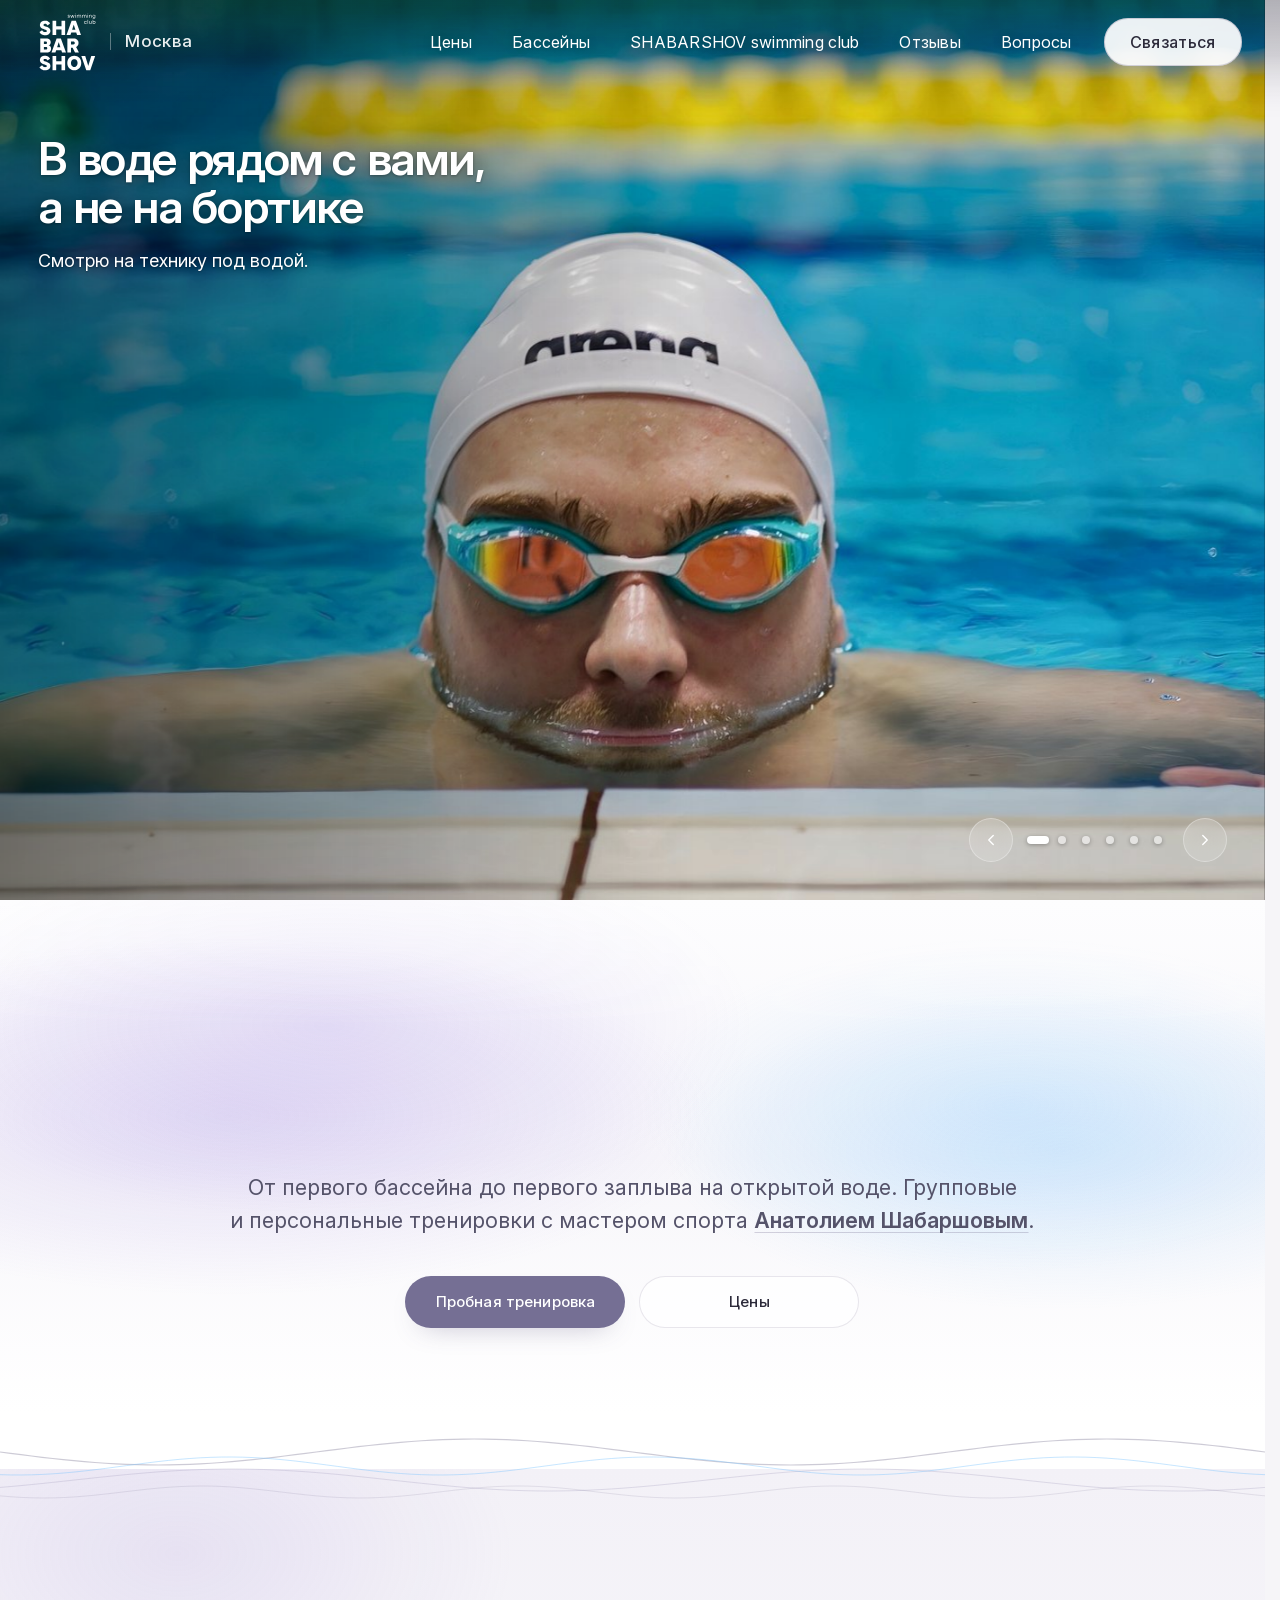
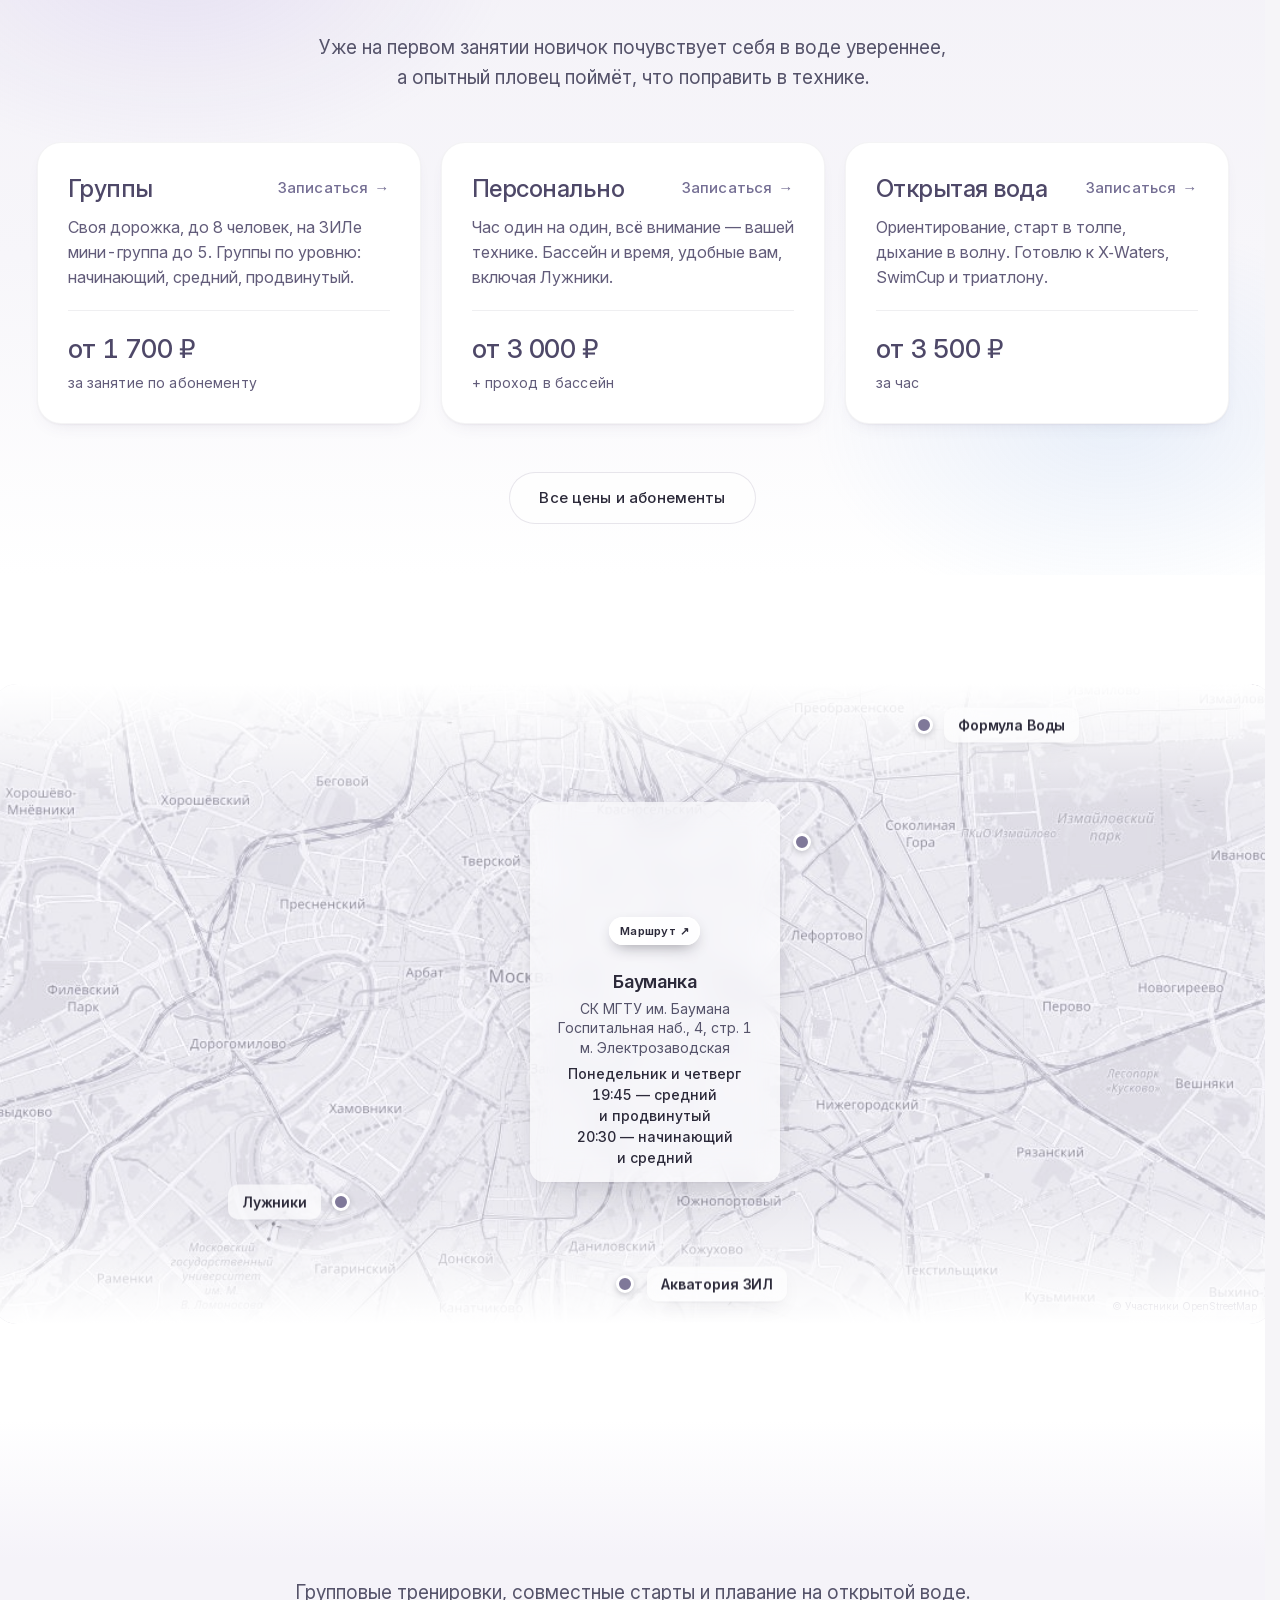
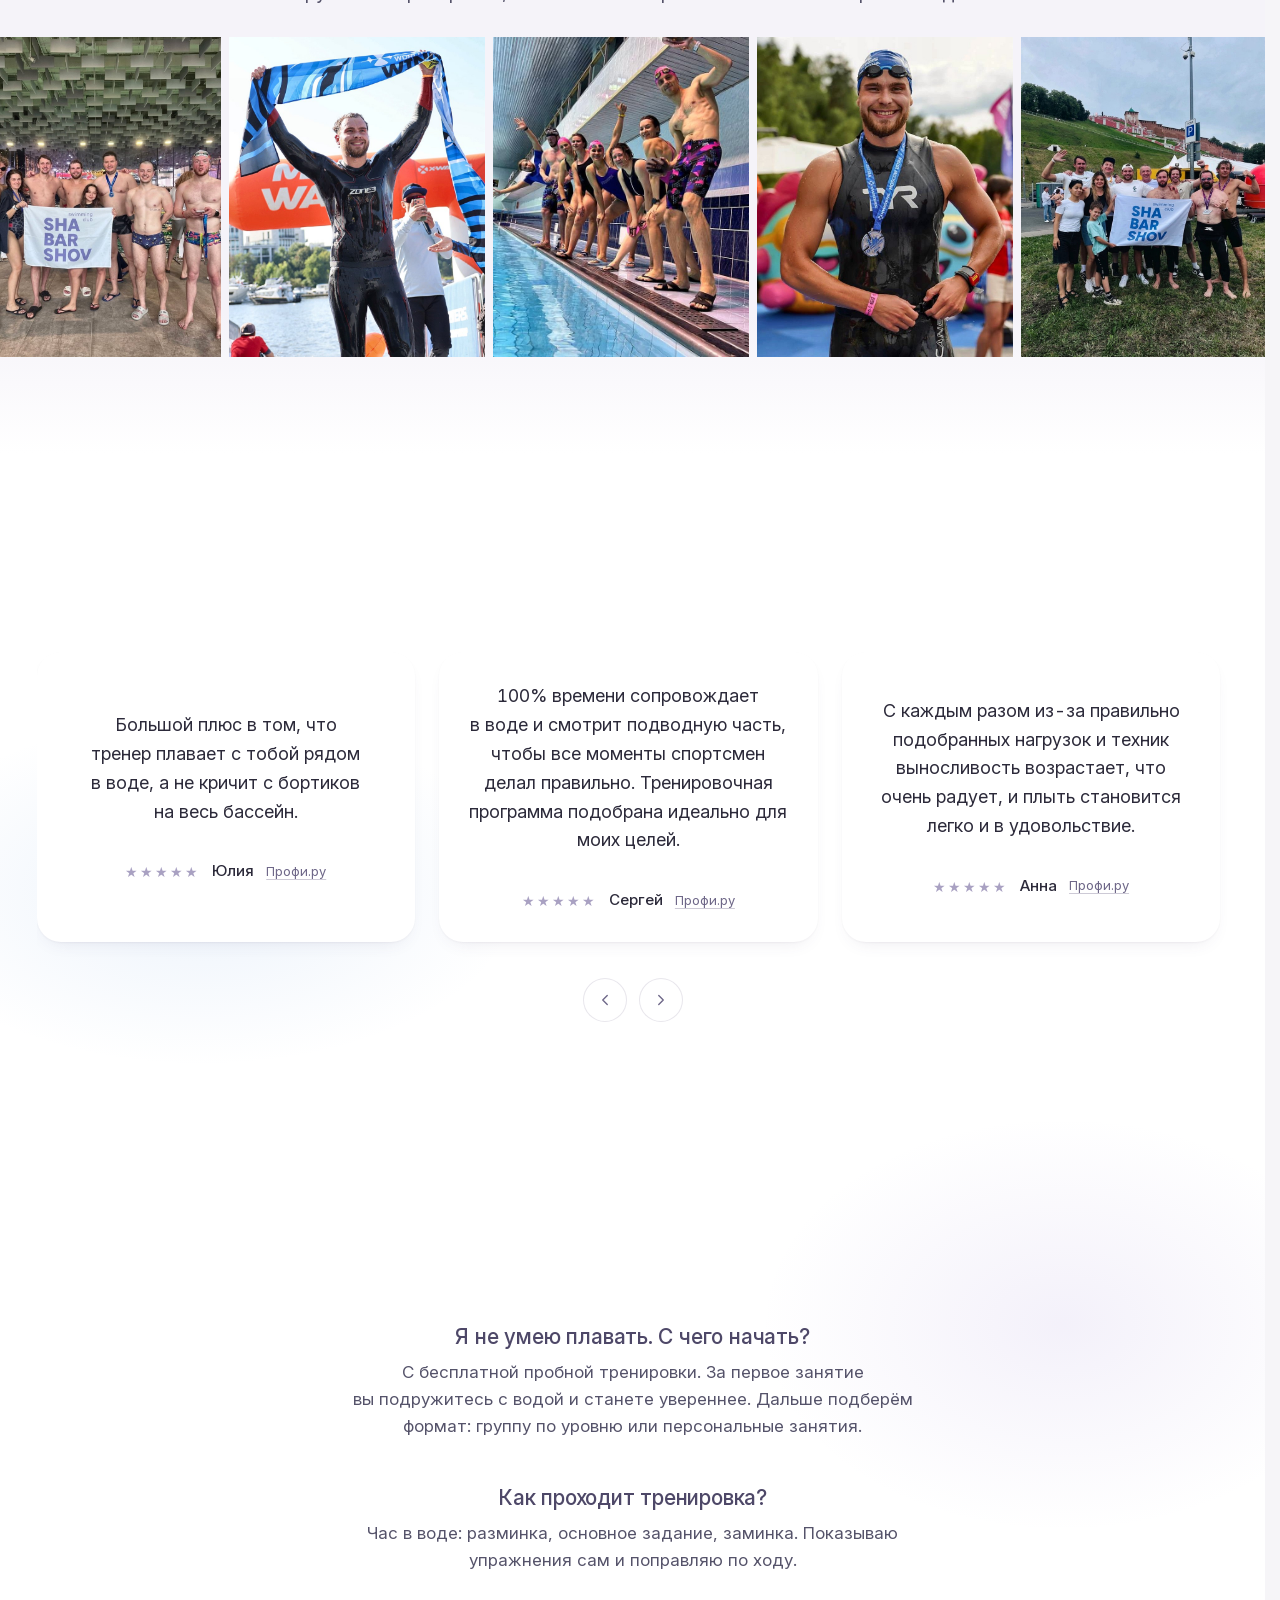
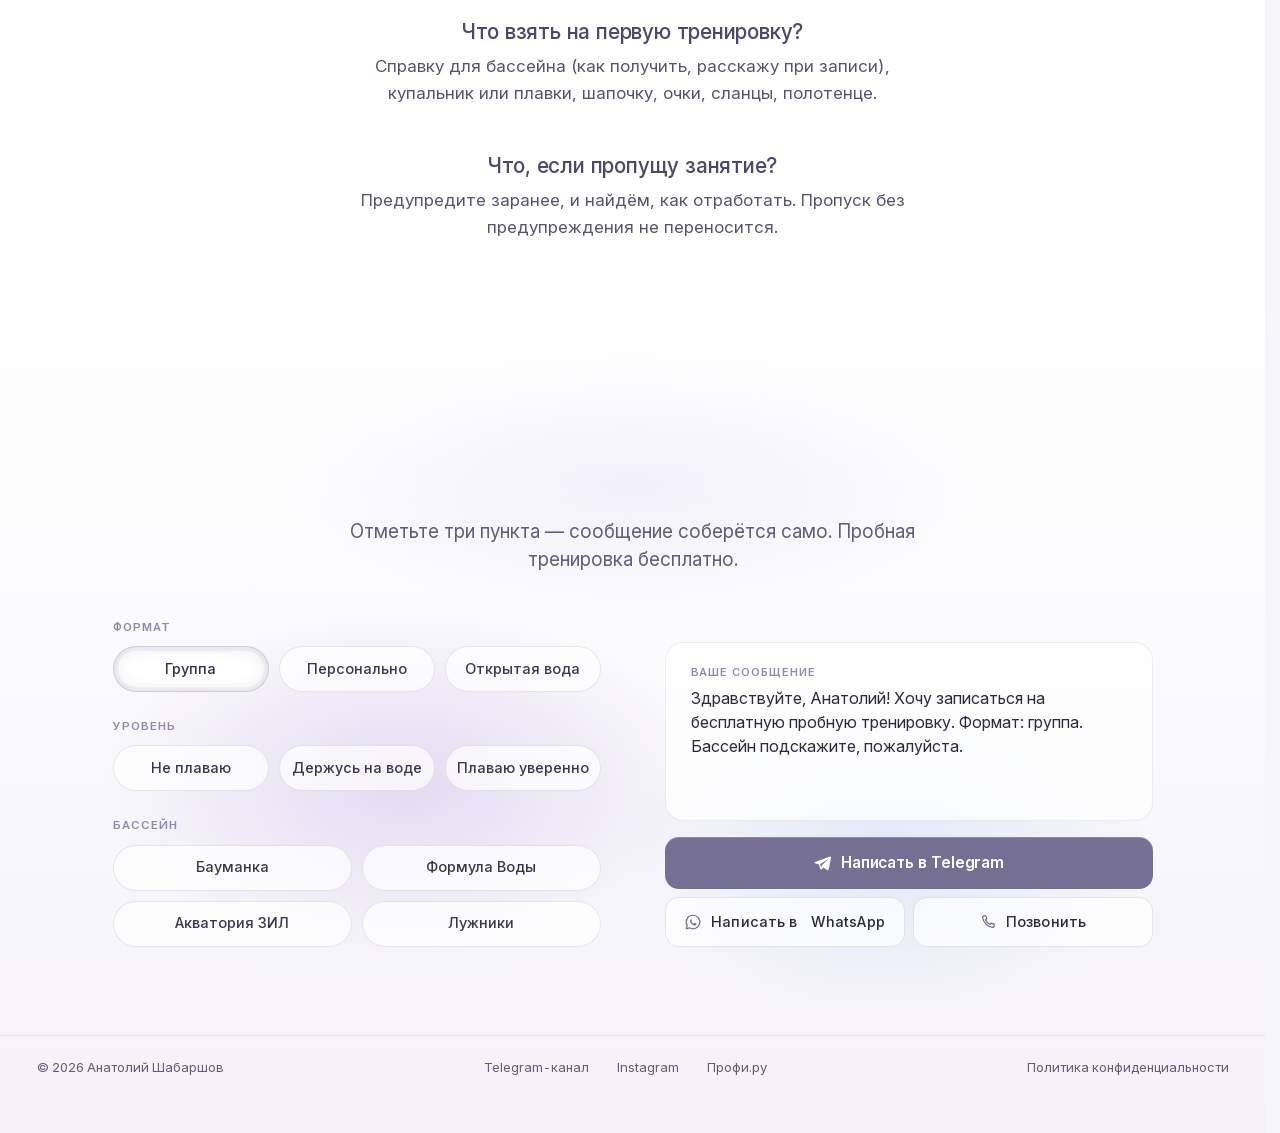
<file: index.html>
<!DOCTYPE html>
<html lang="ru" data-ym="">
<head>
  <meta charset="utf-8">
  <meta name="viewport" content="width=device-width, initial-scale=1, viewport-fit=cover">
  <title>Анатолий Шабаршов — тренер по плаванию в Москве. Группы и персональные тренировки</title>
  <meta name="description" content="Тренер по плаванию для взрослых в Москве. Мастер спорта, 10 лет тренерской работы. Группы в бассейнах МГТУ им. Баумана, «Формула Воды» и «Акватория ЗИЛ», персональные тренировки, открытая вода и триатлон. Пробная тренировка бесплатно.">
  <link rel="canonical" href="https://akifevav0-droid.github.io/shabarshov/">
  <meta name="theme-color" content="#F6F5F8">
  <link rel="icon" href="img/icon-light.svg" type="image/svg+xml">
  <link rel="apple-touch-icon" href="img/icon-light-180.png">
  <meta property="og:type" content="website">
  <meta property="og:locale" content="ru_RU">
  <meta property="og:title" content="Анатолий Шабаршов — тренер по плаванию в Москве">
  <meta property="og:description" content="Группы в Бауманке, Формуле Воды и на ЗИЛе, персональные тренировки, открытая вода и триатлон. Мастер спорта, 10 лет тренерской работы. Пробная тренировка бесплатно.">
  <meta property="og:url" content="https://akifevav0-droid.github.io/shabarshov/">
  <meta property="og:image" content="https://akifevav0-droid.github.io/shabarshov/img/og-light.jpg">
  <meta property="og:image:width" content="1200">
  <meta property="og:image:height" content="630">
  <meta name="twitter:card" content="summary_large_image">
  <link rel="preload" href="fonts/inter-cyrillic.woff2" as="font" type="font/woff2" crossorigin>
    <script>document.documentElement.classList.add('js')</script>
  <link rel="stylesheet" href="css/style.css?v=1789891205">
  <script type="application/ld+json">{"@context": "https://schema.org", "@graph": [{"@type": "Person", "@id": "https://akifevav0-droid.github.io/shabarshov/#person", "name": "Анатолий Шабаршов", "jobTitle": "Тренер по плаванию", "description": "Мастер спорта по плаванию, тренер для взрослых. Групповые и персональные тренировки в Москве, подготовка к открытой воде и триатлону.", "url": "https://akifevav0-droid.github.io/shabarshov/", "image": "https://akifevav0-droid.github.io/shabarshov/img/anatoliy_hero.jpg", "sameAs": ["https://profi.ru/profile/ShabarshovAS/", "https://www.instagram.com/shabarshov_/", "https://t.me/shabarshov", "https://t.me/shabarshov_club"], "address": {"@type": "PostalAddress", "addressLocality": "Москва", "addressCountry": "RU"}, "alumniOf": ["Училище олимпийского резерва", "РГУФК (РГУФКСМиТ)"], "award": ["Мастер спорта по плаванию", "Всемирные игры Masters, Абу-Даби 2026: 2-е место"]}, {"@type": "SportsOrganization", "@id": "https://akifevav0-droid.github.io/shabarshov/#club", "name": "SHABARSHOV swimming club", "url": "https://akifevav0-droid.github.io/shabarshov/", "founder": {"@id": "https://akifevav0-droid.github.io/shabarshov/#person"}, "areaServed": "Москва", "sport": "Плавание", "makesOffer": [{"@type": "Offer", "price": "0", "priceCurrency": "RUB", "itemOffered": {"@type": "Service", "name": "Пробная тренировка по плаванию"}}, {"@type": "Offer", "price": "13600", "priceCurrency": "RUB", "itemOffered": {"@type": "Service", "name": "Абонемент на 8 групповых тренировок"}}, {"@type": "Offer", "price": "7500", "priceCurrency": "RUB", "itemOffered": {"@type": "Service", "name": "Абонемент на 4 групповые тренировки"}}, {"@type": "Offer", "price": "2000", "priceCurrency": "RUB", "itemOffered": {"@type": "Service", "name": "Разовая групповая тренировка"}}, {"@type": "Offer", "price": "3000", "priceCurrency": "RUB", "description": "от 3 000 ₽ + проход в бассейн", "itemOffered": {"@type": "Service", "name": "Персональная тренировка по плаванию"}}, {"@type": "Offer", "price": "3500", "priceCurrency": "RUB", "description": "за час", "itemOffered": {"@type": "Service", "name": "Тренировка на открытой воде"}}]}, {"@type": "SportsActivityLocation", "@id": "https://akifevav0-droid.github.io/shabarshov/#pool1", "name": "Бассейн СК МГТУ им. Баумана", "sport": "Плавание", "parentOrganization": {"@id": "https://akifevav0-droid.github.io/shabarshov/#club"}, "address": {"@type": "PostalAddress", "streetAddress": "Госпитальная наб., 4, стр. 1", "addressLocality": "Москва", "addressCountry": "RU"}, "openingHoursSpecification": [{"@type": "OpeningHoursSpecification", "dayOfWeek": ["Monday", "Thursday"], "opens": "19:45"}, {"@type": "OpeningHoursSpecification", "dayOfWeek": ["Monday", "Thursday"], "opens": "20:30"}], "description": "Группы: 19:45 средний и продвинутый уровень, 20:30 начинающий и средний, м. Электрозаводская"}, {"@type": "SportsActivityLocation", "@id": "https://akifevav0-droid.github.io/shabarshov/#pool2", "name": "Формула Воды", "sport": "Плавание", "parentOrganization": {"@id": "https://akifevav0-droid.github.io/shabarshov/#club"}, "address": {"@type": "PostalAddress", "streetAddress": "Мироновская ул., 27, стр. 2", "addressLocality": "Москва", "addressCountry": "RU"}, "openingHoursSpecification": [{"@type": "OpeningHoursSpecification", "dayOfWeek": ["Tuesday", "Friday"], "opens": "20:45"}], "description": "Группа начинающего и среднего уровня, м. Семёновская"}, {"@type": "SportsActivityLocation", "@id": "https://akifevav0-droid.github.io/shabarshov/#pool3", "name": "Акватория ЗИЛ", "sport": "Плавание", "parentOrganization": {"@id": "https://akifevav0-droid.github.io/shabarshov/#club"}, "address": {"@type": "PostalAddress", "streetAddress": "Автозаводская ул., 23А к4", "addressLocality": "Москва", "addressCountry": "RU"}, "openingHoursSpecification": [{"@type": "OpeningHoursSpecification", "dayOfWeek": ["Wednesday", "Friday"], "opens": "07:45"}], "description": "Мини-группа до 5 человек"}, {"@type": "SportsActivityLocation", "@id": "https://akifevav0-droid.github.io/shabarshov/#pool4", "name": "Лужники", "sport": "Плавание", "parentOrganization": {"@id": "https://akifevav0-droid.github.io/shabarshov/#club"}, "address": {"@type": "PostalAddress", "addressLocality": "Москва", "addressCountry": "RU"}, "description": "Персональные тренировки по договорённости, м. Спортивная"}, {"@type": "FAQPage", "mainEntity": [{"@type": "Question", "name": "Я не умею плавать. С чего начать?", "acceptedAnswer": {"@type": "Answer", "text": "С бесплатной пробной тренировки. За первое занятие вы подружитесь с водой и станете увереннее. Дальше подберём формат: группу по уровню или персональные занятия."}}, {"@type": "Question", "name": "Что взять на первую тренировку?", "acceptedAnswer": {"@type": "Answer", "text": "Справку для бассейна (как получить, расскажу при записи), купальник или плавки, шапочку, очки, сланцы, полотенце."}}, {"@type": "Question", "name": "Как проходит тренировка?", "acceptedAnswer": {"@type": "Answer", "text": "Час в воде: разминка, основное задание, заминка. Показываю упражнения сам и поправляю по ходу."}}, {"@type": "Question", "name": "Что, если пропущу занятие?", "acceptedAnswer": {"@type": "Answer", "text": "Предупредите заранее, и найдём, как отработать. Пропуск без предупреждения не переносится."}}]}]}</script>
</head>
<body>

<a class="skip" href="#zapis">К записи</a>

<header class="nav is-top" id="top">
  <div class="wrap nav__in">
    <a class="nav__brand" href="#top" aria-label="SHABARSHOV swimming club — наверх"><span class="logo logo--nav"></span><span class="nav__city">Москва</span></a>
    <nav class="nav__links" aria-label="Разделы">
      <a href="#formaty">Цены</a><a href="#gde">Бассейны</a><a href="#club"><span class="nav-l">SHABARSHOV swimming club</span><span class="nav-s">Swimming club</span></a><a href="#otzyvy">Отзывы</a><a href="#faq">Вопросы</a>
    </nav>
    <a class="nav__cta js-book" href="#zapis" data-msg="Здравствуйте, Анатолий! Хочу записаться на бесплатную пробную тренировку.">Связаться</a>
  </div>
</header>

<main>

  <!-- 1. Первый экран: заголовок и фото -->
  <section class="anchor trener-top" id="trener">
    <div>
      <div class="portret">
        <div class="portret__photo slides"><img class="slide is-on" src="img/hero/wide_goggles-1600.jpg" srcset="img/hero/wide_goggles-1600.jpg 1600w, img/hero/wide_goggles-2880.jpg 2880w" sizes="(max-width: 734px) 270vw, 100vw" width="1600" height="1000" alt="Анатолий Шабаршов в воде у бортика бассейна" loading="lazy" decoding="async"><img class="slide" src="img/hero/wide_doha-1600.jpg" srcset="img/hero/wide_doha-1600.jpg 1600w, img/hero/wide_doha-2880.jpg 2880w" sizes="(max-width: 734px) 270vw, 100vw" width="1600" height="1000" alt="Анатолий Шабаршов у открытого бассейна на закате, Доха" aria-hidden="true" loading="lazy" decoding="async"><img class="slide" src="img/hero/wide_dive-1600.jpg" srcset="img/hero/wide_dive-1600.jpg 1600w, img/hero/wide_dive-2880.jpg 2880w" sizes="(max-width: 734px) 270vw, 100vw" width="1600" height="1000" alt="Анатолий Шабаршов в прыжке со стартовой тумбы" aria-hidden="true" loading="lazy" decoding="async"><img class="slide" src="img/hero/wide_pool-1600.jpg" srcset="img/hero/wide_pool-1600.jpg 1600w, img/hero/wide_pool-2880.jpg 2880w" sizes="(max-width: 734px) 270vw, 100vw" width="1600" height="1000" alt="Анатолий Шабаршов в воде у дорожки бассейна" aria-hidden="true" loading="lazy" decoding="async"><img class="slide" src="img/hero/wide_finish-1600.jpg" srcset="img/hero/wide_finish-1600.jpg 1600w, img/hero/wide_finish-2880.jpg 2880w" sizes="(max-width: 734px) 270vw, 100vw" width="1600" height="1000" alt="Анатолий Шабаршов на финише заплыва на открытой воде" aria-hidden="true" loading="lazy" decoding="async"><img class="slide" src="img/hero/wide_underwater-1600.jpg" srcset="img/hero/wide_underwater-1600.jpg 1600w, img/hero/wide_underwater-2880.jpg 2880w" sizes="(max-width: 734px) 270vw, 100vw" width="1600" height="1000" alt="Анатолий Шабаршов плывёт кролем, съёмка под водой" aria-hidden="true" loading="lazy" decoding="async"></div>
      <div class="portret__card">
        <div class="caps" aria-live="polite">
          <div class="cap is-on"><h2>В воде рядом с&nbsp;вами,<br>а&nbsp;не&nbsp;на&nbsp;бортике</h2><p>Смотрю на&nbsp;технику под водой.</p></div>
          <div class="cap" aria-hidden="true"><p class="cap__h">Сам стартую до&nbsp;сих пор</p><ul class="cap__res">
            <li><span class="y">2026</span><span class="t"><span class="t-l">Всемирные игры Masters, Абу&#8209;Даби</span><span class="t-s">Абу&#8209;Даби, Masters</span></span><b>2&#8209;е место</b></li>
            <li><span class="y">2025</span><span class="t"><span class="t-l">ЧМ Masters, Сингапур, 100&nbsp;м баттерфляй</span><span class="t-s">Сингапур, ЧМ Masters</span></span><b>7&#8209;е место</b></li>
            <li><span class="y">2023</span><span class="t"><span class="t-l">Валдай Ультра Трейл, 1900&nbsp;м</span><span class="t-s">Валдай, 1900&nbsp;м</span></span><b>2&#8209;е место</b></li>
            <li><span class="y">2023</span><span class="t"><span class="t-l">SwimCup Истра, 1000&nbsp;м в&nbsp;ластах</span><span class="t-s">Истра, 1000&nbsp;м в&nbsp;ластах</span></span><b>2&#8209;е место</b></li>
          </ul></div>
          <div class="cap" aria-hidden="true"><p class="cap__h">Мастер спорта по&nbsp;плаванию</p><p>Училище олимпийского резерва, РГУФКСМиТ, сборные Тульской области и&nbsp;Москвы.</p></div>
          <div class="cap" aria-hidden="true"><p class="cap__h">Пробная тренировка&nbsp;— бесплатно</p><p>Посмотрю, как вы&nbsp;плывёте, и&nbsp;скажу, с&nbsp;чего начать и&nbsp;в&nbsp;какую группу идти.</p></div>
          <div class="cap" aria-hidden="true"><p class="cap__h">Готовлю к&nbsp;открытой воде</p><p>X&#8209;Waters и&nbsp;SwimCup: ориентирование, старт в&nbsp;толпе, дыхание в&nbsp;волну.</p></div>
          <div class="cap" aria-hidden="true"><p class="cap__h">Разбираю технику под&nbsp;водой</p><p>Гребок, дыхание, положение тела&nbsp;— поправляю прямо на&nbsp;дорожке.</p></div>
        </div>
        
        <div class="portret__side"></div>
      </div>
      </div>
    </div>
  </section>

  <!-- 2. Тренер -->
  <section class="hero">
    <div class="wrap hero__in">
      <div class="hero__text">
        <h1 class="hero__title rv">Плавать <em>легко</em>,<br>быстро и&nbsp;далеко</h1>
        <p class="hero__sub rv">От&nbsp;первого бассейна до&nbsp;первого заплыва на&nbsp;открытой воде. Групповые и&nbsp;персональные тренировки с&nbsp;мастером спорта <a class="name" href="https://www.instagram.com/shabarshov_/" target="_blank" rel="noopener">Анатолием&nbsp;Шабаршовым</a>.</p>
        <div class="hero__btns rv">
          <a class="btn js-book" href="#zapis" data-msg="Здравствуйте, Анатолий! Хочу записаться на бесплатную пробную тренировку.">Пробная тренировка</a>
          <a class="btn btn--outline" href="#formaty">Цены</a>
        </div>
      </div>
    </div>
    <div class="wave" aria-hidden="true"><svg class="wave__l wave__l1" viewBox="0 0 2880 90" preserveAspectRatio="none"><path d="M0 28.00 L12 29.36 L24 30.70 L36 32.02 L48 33.29 L60 34.50 L72 35.64 L84 36.70 L96 37.66 L108 38.52 L120 39.26 L132 39.88 L144 40.36 L156 40.72 L168 40.93 L180 41.00 L192 40.93 L204 40.72 L216 40.36 L228 39.88 L240 39.26 L252 38.52 L264 37.66 L276 36.70 L288 35.64 L300 34.50 L312 33.29 L324 32.02 L336 30.70 L348 29.36 L360 28.00 L372 26.64 L384 25.30 L396 23.98 L408 22.71 L420 21.50 L432 20.36 L444 19.30 L456 18.34 L468 17.48 L480 16.74 L492 16.12 L504 15.64 L516 15.28 L528 15.07 L540 15.00 L552 15.07 L564 15.28 L576 15.64 L588 16.12 L600 16.74 L612 17.48 L624 18.34 L636 19.30 L648 20.36 L660 21.50 L672 22.71 L684 23.98 L696 25.30 L708 26.64 L720 28.00 L732 29.36 L744 30.70 L756 32.02 L768 33.29 L780 34.50 L792 35.64 L804 36.70 L816 37.66 L828 38.52 L840 39.26 L852 39.88 L864 40.36 L876 40.72 L888 40.93 L900 41.00 L912 40.93 L924 40.72 L936 40.36 L948 39.88 L960 39.26 L972 38.52 L984 37.66 L996 36.70 L1008 35.64 L1020 34.50 L1032 33.29 L1044 32.02 L1056 30.70 L1068 29.36 L1080 28.00 L1092 26.64 L1104 25.30 L1116 23.98 L1128 22.71 L1140 21.50 L1152 20.36 L1164 19.30 L1176 18.34 L1188 17.48 L1200 16.74 L1212 16.12 L1224 15.64 L1236 15.28 L1248 15.07 L1260 15.00 L1272 15.07 L1284 15.28 L1296 15.64 L1308 16.12 L1320 16.74 L1332 17.48 L1344 18.34 L1356 19.30 L1368 20.36 L1380 21.50 L1392 22.71 L1404 23.98 L1416 25.30 L1428 26.64 L1440 28.00 L1452 29.36 L1464 30.70 L1476 32.02 L1488 33.29 L1500 34.50 L1512 35.64 L1524 36.70 L1536 37.66 L1548 38.52 L1560 39.26 L1572 39.88 L1584 40.36 L1596 40.72 L1608 40.93 L1620 41.00 L1632 40.93 L1644 40.72 L1656 40.36 L1668 39.88 L1680 39.26 L1692 38.52 L1704 37.66 L1716 36.70 L1728 35.64 L1740 34.50 L1752 33.29 L1764 32.02 L1776 30.70 L1788 29.36 L1800 28.00 L1812 26.64 L1824 25.30 L1836 23.98 L1848 22.71 L1860 21.50 L1872 20.36 L1884 19.30 L1896 18.34 L1908 17.48 L1920 16.74 L1932 16.12 L1944 15.64 L1956 15.28 L1968 15.07 L1980 15.00 L1992 15.07 L2004 15.28 L2016 15.64 L2028 16.12 L2040 16.74 L2052 17.48 L2064 18.34 L2076 19.30 L2088 20.36 L2100 21.50 L2112 22.71 L2124 23.98 L2136 25.30 L2148 26.64 L2160 28.00 L2172 29.36 L2184 30.70 L2196 32.02 L2208 33.29 L2220 34.50 L2232 35.64 L2244 36.70 L2256 37.66 L2268 38.52 L2280 39.26 L2292 39.88 L2304 40.36 L2316 40.72 L2328 40.93 L2340 41.00 L2352 40.93 L2364 40.72 L2376 40.36 L2388 39.88 L2400 39.26 L2412 38.52 L2424 37.66 L2436 36.70 L2448 35.64 L2460 34.50 L2472 33.29 L2484 32.02 L2496 30.70 L2508 29.36 L2520 28.00 L2532 26.64 L2544 25.30 L2556 23.98 L2568 22.71 L2580 21.50 L2592 20.36 L2604 19.30 L2616 18.34 L2628 17.48 L2640 16.74 L2652 16.12 L2664 15.64 L2676 15.28 L2688 15.07 L2700 15.00 L2712 15.07 L2724 15.28 L2736 15.64 L2748 16.12 L2760 16.74 L2772 17.48 L2784 18.34 L2796 19.30 L2808 20.36 L2820 21.50 L2832 22.71 L2844 23.98 L2856 25.30 L2868 26.64 L2880 28.00" fill="none" stroke="rgba(110,103,136,.34)" stroke-width="1.2" vector-effect="non-scaling-stroke"/></svg><svg class="wave__l wave__l2" viewBox="0 0 2880 90" preserveAspectRatio="none"><path d="M0 50.67 L12 50.94 L24 50.99 L36 50.82 L48 50.43 L60 49.83 L72 49.04 L84 48.08 L96 46.97 L108 45.73 L120 44.41 L132 43.02 L144 41.61 L156 40.21 L168 38.85 L180 37.57 L192 36.40 L204 35.37 L216 34.50 L228 33.81 L240 33.33 L252 33.06 L264 33.01 L276 33.18 L288 33.57 L300 34.17 L312 34.96 L324 35.92 L336 37.03 L348 38.27 L360 39.59 L372 40.98 L384 42.39 L396 43.79 L408 45.15 L420 46.43 L432 47.60 L444 48.63 L456 49.50 L468 50.19 L480 50.67 L492 50.94 L504 50.99 L516 50.82 L528 50.43 L540 49.83 L552 49.04 L564 48.08 L576 46.97 L588 45.73 L600 44.41 L612 43.02 L624 41.61 L636 40.21 L648 38.85 L660 37.57 L672 36.40 L684 35.37 L696 34.50 L708 33.81 L720 33.33 L732 33.06 L744 33.01 L756 33.18 L768 33.57 L780 34.17 L792 34.96 L804 35.92 L816 37.03 L828 38.27 L840 39.59 L852 40.98 L864 42.39 L876 43.79 L888 45.15 L900 46.43 L912 47.60 L924 48.63 L936 49.50 L948 50.19 L960 50.67 L972 50.94 L984 50.99 L996 50.82 L1008 50.43 L1020 49.83 L1032 49.04 L1044 48.08 L1056 46.97 L1068 45.73 L1080 44.41 L1092 43.02 L1104 41.61 L1116 40.21 L1128 38.85 L1140 37.57 L1152 36.40 L1164 35.37 L1176 34.50 L1188 33.81 L1200 33.33 L1212 33.06 L1224 33.01 L1236 33.18 L1248 33.57 L1260 34.17 L1272 34.96 L1284 35.92 L1296 37.03 L1308 38.27 L1320 39.59 L1332 40.98 L1344 42.39 L1356 43.79 L1368 45.15 L1380 46.43 L1392 47.60 L1404 48.63 L1416 49.50 L1428 50.19 L1440 50.67 L1452 50.94 L1464 50.99 L1476 50.82 L1488 50.43 L1500 49.83 L1512 49.04 L1524 48.08 L1536 46.97 L1548 45.73 L1560 44.41 L1572 43.02 L1584 41.61 L1596 40.21 L1608 38.85 L1620 37.57 L1632 36.40 L1644 35.37 L1656 34.50 L1668 33.81 L1680 33.33 L1692 33.06 L1704 33.01 L1716 33.18 L1728 33.57 L1740 34.17 L1752 34.96 L1764 35.92 L1776 37.03 L1788 38.27 L1800 39.59 L1812 40.98 L1824 42.39 L1836 43.79 L1848 45.15 L1860 46.43 L1872 47.60 L1884 48.63 L1896 49.50 L1908 50.19 L1920 50.67 L1932 50.94 L1944 50.99 L1956 50.82 L1968 50.43 L1980 49.83 L1992 49.04 L2004 48.08 L2016 46.97 L2028 45.73 L2040 44.41 L2052 43.02 L2064 41.61 L2076 40.21 L2088 38.85 L2100 37.57 L2112 36.40 L2124 35.37 L2136 34.50 L2148 33.81 L2160 33.33 L2172 33.06 L2184 33.01 L2196 33.18 L2208 33.57 L2220 34.17 L2232 34.96 L2244 35.92 L2256 37.03 L2268 38.27 L2280 39.59 L2292 40.98 L2304 42.39 L2316 43.79 L2328 45.15 L2340 46.43 L2352 47.60 L2364 48.63 L2376 49.50 L2388 50.19 L2400 50.67 L2412 50.94 L2424 50.99 L2436 50.82 L2448 50.43 L2460 49.83 L2472 49.04 L2484 48.08 L2496 46.97 L2508 45.73 L2520 44.41 L2532 43.02 L2544 41.61 L2556 40.21 L2568 38.85 L2580 37.57 L2592 36.40 L2604 35.37 L2616 34.50 L2628 33.81 L2640 33.33 L2652 33.06 L2664 33.01 L2676 33.18 L2688 33.57 L2700 34.17 L2712 34.96 L2724 35.92 L2736 37.03 L2748 38.27 L2760 39.59 L2772 40.98 L2784 42.39 L2796 43.79 L2808 45.15 L2820 46.43 L2832 47.60 L2844 48.63 L2856 49.50 L2868 50.19 L2880 50.67" fill="none" stroke="rgba(122,196,255,.42)" stroke-width="1.0" vector-effect="non-scaling-stroke"/></svg><svg class="wave__l wave__l3" viewBox="0 0 2880 90" preserveAspectRatio="none"><path d="M0 63.43 L12 62.54 L24 61.58 L36 60.56 L48 59.49 L60 58.38 L72 57.24 L84 56.09 L96 54.94 L108 53.81 L120 52.69 L132 51.61 L144 50.58 L156 49.61 L168 48.71 L180 47.89 L192 47.16 L204 46.52 L216 45.99 L228 45.57 L240 45.26 L252 45.07 L264 45.00 L276 45.05 L288 45.22 L300 45.51 L312 45.91 L324 46.43 L336 47.05 L348 47.76 L360 48.57 L372 49.46 L384 50.42 L396 51.44 L408 52.51 L420 53.62 L432 54.76 L444 55.91 L456 57.06 L468 58.19 L480 59.31 L492 60.39 L504 61.42 L516 62.39 L528 63.29 L540 64.11 L552 64.84 L564 65.48 L576 66.01 L588 66.43 L600 66.74 L612 66.93 L624 67.00 L636 66.95 L648 66.78 L660 66.49 L672 66.09 L684 65.57 L696 64.95 L708 64.24 L720 63.43 L732 62.54 L744 61.58 L756 60.56 L768 59.49 L780 58.38 L792 57.24 L804 56.09 L816 54.94 L828 53.81 L840 52.69 L852 51.61 L864 50.58 L876 49.61 L888 48.71 L900 47.89 L912 47.16 L924 46.52 L936 45.99 L948 45.57 L960 45.26 L972 45.07 L984 45.00 L996 45.05 L1008 45.22 L1020 45.51 L1032 45.91 L1044 46.43 L1056 47.05 L1068 47.76 L1080 48.57 L1092 49.46 L1104 50.42 L1116 51.44 L1128 52.51 L1140 53.62 L1152 54.76 L1164 55.91 L1176 57.06 L1188 58.19 L1200 59.31 L1212 60.39 L1224 61.42 L1236 62.39 L1248 63.29 L1260 64.11 L1272 64.84 L1284 65.48 L1296 66.01 L1308 66.43 L1320 66.74 L1332 66.93 L1344 67.00 L1356 66.95 L1368 66.78 L1380 66.49 L1392 66.09 L1404 65.57 L1416 64.95 L1428 64.24 L1440 63.43 L1452 62.54 L1464 61.58 L1476 60.56 L1488 59.49 L1500 58.38 L1512 57.24 L1524 56.09 L1536 54.94 L1548 53.81 L1560 52.69 L1572 51.61 L1584 50.58 L1596 49.61 L1608 48.71 L1620 47.89 L1632 47.16 L1644 46.52 L1656 45.99 L1668 45.57 L1680 45.26 L1692 45.07 L1704 45.00 L1716 45.05 L1728 45.22 L1740 45.51 L1752 45.91 L1764 46.43 L1776 47.05 L1788 47.76 L1800 48.57 L1812 49.46 L1824 50.42 L1836 51.44 L1848 52.51 L1860 53.62 L1872 54.76 L1884 55.91 L1896 57.06 L1908 58.19 L1920 59.31 L1932 60.39 L1944 61.42 L1956 62.39 L1968 63.29 L1980 64.11 L1992 64.84 L2004 65.48 L2016 66.01 L2028 66.43 L2040 66.74 L2052 66.93 L2064 67.00 L2076 66.95 L2088 66.78 L2100 66.49 L2112 66.09 L2124 65.57 L2136 64.95 L2148 64.24 L2160 63.43 L2172 62.54 L2184 61.58 L2196 60.56 L2208 59.49 L2220 58.38 L2232 57.24 L2244 56.09 L2256 54.94 L2268 53.81 L2280 52.69 L2292 51.61 L2304 50.58 L2316 49.61 L2328 48.71 L2340 47.89 L2352 47.16 L2364 46.52 L2376 45.99 L2388 45.57 L2400 45.26 L2412 45.07 L2424 45.00 L2436 45.05 L2448 45.22 L2460 45.51 L2472 45.91 L2484 46.43 L2496 47.05 L2508 47.76 L2520 48.57 L2532 49.46 L2544 50.42 L2556 51.44 L2568 52.51 L2580 53.62 L2592 54.76 L2604 55.91 L2616 57.06 L2628 58.19 L2640 59.31 L2652 60.39 L2664 61.42 L2676 62.39 L2688 63.29 L2700 64.11 L2712 64.84 L2724 65.48 L2736 66.01 L2748 66.43 L2760 66.74 L2772 66.93 L2784 67.00 L2796 66.95 L2808 66.78 L2820 66.49 L2832 66.09 L2844 65.57 L2856 64.95 L2868 64.24 L2880 63.43" fill="none" stroke="rgba(169,161,194,.32)" stroke-width="1.0" vector-effect="non-scaling-stroke"/></svg><svg class="wave__l wave__l4" viewBox="0 0 2880 90" preserveAspectRatio="none"><path d="M0 71.87 L12 72.73 L24 73.40 L36 73.82 L48 74.00 L60 73.91 L72 73.56 L84 72.97 L96 72.16 L108 71.17 L120 70.04 L132 68.82 L144 67.57 L156 66.34 L168 65.17 L180 64.13 L192 63.27 L204 62.60 L216 62.18 L228 62.00 L240 62.09 L252 62.44 L264 63.03 L276 63.84 L288 64.83 L300 65.96 L312 67.18 L324 68.43 L336 69.66 L348 70.83 L360 71.87 L372 72.73 L384 73.40 L396 73.82 L408 74.00 L420 73.91 L432 73.56 L444 72.97 L456 72.16 L468 71.17 L480 70.04 L492 68.82 L504 67.57 L516 66.34 L528 65.17 L540 64.13 L552 63.27 L564 62.60 L576 62.18 L588 62.00 L600 62.09 L612 62.44 L624 63.03 L636 63.84 L648 64.83 L660 65.96 L672 67.18 L684 68.43 L696 69.66 L708 70.83 L720 71.87 L732 72.73 L744 73.40 L756 73.82 L768 74.00 L780 73.91 L792 73.56 L804 72.97 L816 72.16 L828 71.17 L840 70.04 L852 68.82 L864 67.57 L876 66.34 L888 65.17 L900 64.13 L912 63.27 L924 62.60 L936 62.18 L948 62.00 L960 62.09 L972 62.44 L984 63.03 L996 63.84 L1008 64.83 L1020 65.96 L1032 67.18 L1044 68.43 L1056 69.66 L1068 70.83 L1080 71.87 L1092 72.73 L1104 73.40 L1116 73.82 L1128 74.00 L1140 73.91 L1152 73.56 L1164 72.97 L1176 72.16 L1188 71.17 L1200 70.04 L1212 68.82 L1224 67.57 L1236 66.34 L1248 65.17 L1260 64.13 L1272 63.27 L1284 62.60 L1296 62.18 L1308 62.00 L1320 62.09 L1332 62.44 L1344 63.03 L1356 63.84 L1368 64.83 L1380 65.96 L1392 67.18 L1404 68.43 L1416 69.66 L1428 70.83 L1440 71.87 L1452 72.73 L1464 73.40 L1476 73.82 L1488 74.00 L1500 73.91 L1512 73.56 L1524 72.97 L1536 72.16 L1548 71.17 L1560 70.04 L1572 68.82 L1584 67.57 L1596 66.34 L1608 65.17 L1620 64.13 L1632 63.27 L1644 62.60 L1656 62.18 L1668 62.00 L1680 62.09 L1692 62.44 L1704 63.03 L1716 63.84 L1728 64.83 L1740 65.96 L1752 67.18 L1764 68.43 L1776 69.66 L1788 70.83 L1800 71.87 L1812 72.73 L1824 73.40 L1836 73.82 L1848 74.00 L1860 73.91 L1872 73.56 L1884 72.97 L1896 72.16 L1908 71.17 L1920 70.04 L1932 68.82 L1944 67.57 L1956 66.34 L1968 65.17 L1980 64.13 L1992 63.27 L2004 62.60 L2016 62.18 L2028 62.00 L2040 62.09 L2052 62.44 L2064 63.03 L2076 63.84 L2088 64.83 L2100 65.96 L2112 67.18 L2124 68.43 L2136 69.66 L2148 70.83 L2160 71.87 L2172 72.73 L2184 73.40 L2196 73.82 L2208 74.00 L2220 73.91 L2232 73.56 L2244 72.97 L2256 72.16 L2268 71.17 L2280 70.04 L2292 68.82 L2304 67.57 L2316 66.34 L2328 65.17 L2340 64.13 L2352 63.27 L2364 62.60 L2376 62.18 L2388 62.00 L2400 62.09 L2412 62.44 L2424 63.03 L2436 63.84 L2448 64.83 L2460 65.96 L2472 67.18 L2484 68.43 L2496 69.66 L2508 70.83 L2520 71.87 L2532 72.73 L2544 73.40 L2556 73.82 L2568 74.00 L2580 73.91 L2592 73.56 L2604 72.97 L2616 72.16 L2628 71.17 L2640 70.04 L2652 68.82 L2664 67.57 L2676 66.34 L2688 65.17 L2700 64.13 L2712 63.27 L2724 62.60 L2736 62.18 L2748 62.00 L2760 62.09 L2772 62.44 L2784 63.03 L2796 63.84 L2808 64.83 L2820 65.96 L2832 67.18 L2844 68.43 L2856 69.66 L2868 70.83 L2880 71.87" fill="none" stroke="rgba(110,103,136,.18)" stroke-width="0.8" vector-effect="non-scaling-stroke"/></svg></div>
  </section>

  <!-- 3. Форматы -->
  <section class="band band--light anchor" id="formaty">
    <div class="wrap">
      <h2 class="rv">Цены</h2>
      <p class="lead rv">Уже на&nbsp;первом занятии новичок почувствует себя в&nbsp;воде увереннее, а&nbsp;опытный пловец поймёт, что поправить в&nbsp;технике.</p>
      <ol class="list rv">
        <li><b>Группы</b><p>Своя дорожка, до&nbsp;8&nbsp;человек, на&nbsp;ЗИЛе мини-группа до&nbsp;5. Группы по&nbsp;уровню: начинающий, средний, продвинутый.</p><span class="list__price">от&nbsp;1&nbsp;700&nbsp;₽<small>за занятие по&nbsp;абонементу</small></span><a class="arrow js-book" href="#zapis" data-msg="Здравствуйте, Анатолий! Хочу записаться в группу.">Записаться</a></li>
        <li><b>Персонально</b><p>Час один на&nbsp;один, всё внимание&nbsp;— вашей технике. Бассейн и&nbsp;время, удобные вам, включая Лужники.</p><span class="list__price">от&nbsp;3&nbsp;000&nbsp;₽<small>+ проход в&nbsp;бассейн</small></span><a class="arrow js-book" href="#zapis" data-msg="Здравствуйте, Анатолий! Хочу записаться на персональную тренировку.">Записаться</a></li>
        <li><b>Открытая вода</b><p>Ориентирование, старт в&nbsp;толпе, дыхание в&nbsp;волну. Готовлю к&nbsp;X&#8209;Waters, SwimCup и&nbsp;триатлону.</p><span class="list__price">от&nbsp;3&nbsp;500&nbsp;₽<small>за&nbsp;час</small></span><a class="arrow js-book" href="#zapis" data-msg="Здравствуйте, Анатолий! Хочу обсудить подготовку к открытой воде.">Записаться</a></li>
      </ol>
      <div class="formats__more rv"><a class="btn btn--outline js-prices" href="#prices">Все цены и&nbsp;абонементы</a></div>
    </div>
  </section>

  <!-- 4. Где, когда и сколько -->
  <section class="band anchor" id="gde">
    <div class="wrap">
      <h2 class="rv">Бассейны</h2>
      <div class="citymap rv" role="group" aria-label="Бассейны на карте Москвы">
        <img class="citymap__img" src="img/map_wide.jpg" width="2600" height="1000" alt="" loading="lazy" draggable="false">
        <div class="mpin mpin--l2" style="--dx:141;--dy:-135"><button class="mpin__dot" type="button" aria-label="Бауманка"></button><div class="mpin__card"><img class="mpin__img" src="img/pool_baumanka.jpg" alt="Бассейн СК МГТУ им. Баумана" loading="eager" width="1024" height="640" decoding="async"><b>Бауманка</b><span class="mpin__more"><span class="mpin__addr">СК МГТУ им.&nbsp;Баумана<br>Госпитальная наб., 4, стр.&nbsp;1<br>м.&nbsp;Электрозаводская</span><em>Понедельник и&nbsp;четверг<br>19:45&nbsp;— средний и&nbsp;продвинутый<br>20:30&nbsp;— начинающий и&nbsp;средний</em><span class="mpin__acts"><a class="mpin__route" href="https://yandex.ru/maps/?text=%D0%93%D0%BE%D1%81%D0%BF%D0%B8%D1%82%D0%B0%D0%BB%D1%8C%D0%BD%D0%B0%D1%8F%20%D0%BD%D0%B0%D0%B1%D0%B5%D1%80%D0%B5%D0%B6%D0%BD%D0%B0%D1%8F%204%20%D1%81%D1%82%D1%80%D0%BE%D0%B5%D0%BD%D0%B8%D0%B5%201%20%D0%B1%D0%B0%D1%81%D1%81%D0%B5%D0%B9%D0%BD%20%D0%9C%D0%93%D0%A2%D0%A3" target="_blank" rel="noopener">Маршрут</a></span></span></div></div>
        <div class="mpin mpin--b" style="--dx:243;--dy:-233"><button class="mpin__dot" type="button" aria-label="Формула Воды"></button><div class="mpin__card"><img class="mpin__img" src="img/pool_formula.jpg" alt="Бассейн Формула Воды" loading="eager" width="1024" height="640" decoding="async"><b>Формула Воды</b><span class="mpin__more"><span class="mpin__addr">Мироновская ул., 27, стр.&nbsp;2<br>м.&nbsp;Семёновская</span><em>Вторник и&nbsp;пятница<br>20:45&nbsp;— начинающий и&nbsp;средний</em><span class="mpin__acts"><a class="mpin__route" href="https://yandex.ru/maps/org/formula_vody/1057488653" target="_blank" rel="noopener">Маршрут</a></span></span></div></div>
        <div class="mpin mpin--t" style="--dx:-6;--dy:233"><button class="mpin__dot" type="button" aria-label="Акватория ЗИЛ"></button><div class="mpin__card"><img class="mpin__img" src="img/pool_zil.jpg" alt="Бассейн Акватория ЗИЛ" loading="eager" width="1024" height="640" decoding="async"><b>Акватория ЗИЛ</b><span class="mpin__more"><span class="mpin__addr">Автозаводская ул., 23А, к.&nbsp;4</span><em>Среда и&nbsp;пятница<br>7:45&nbsp;— мини-группа до&nbsp;5&nbsp;человек</em><span class="mpin__acts"><a class="mpin__route" href="https://yandex.ru/maps/?text=%D0%90%D0%B2%D1%82%D0%BE%D0%B7%D0%B0%D0%B2%D0%BE%D0%B4%D1%81%D0%BA%D0%B0%D1%8F%20%D1%83%D0%BB%D0%B8%D1%86%D0%B0%2023%D0%90%D0%BA4" target="_blank" rel="noopener">Маршрут</a></span></span></div></div>
        <div class="mpin mpin--tr" style="--dx:-243;--dy:165"><button class="mpin__dot" type="button" aria-label="Лужники"></button><div class="mpin__card"><img class="mpin__img" src="img/pool_luzhniki.jpg" alt="Бассейн в Лужниках" loading="eager" width="1024" height="640" decoding="async"><b>Лужники</b><span class="mpin__more"><span class="mpin__addr">м.&nbsp;Спортивная</span><em>Персональные тренировки<br>по&nbsp;договорённости</em><span class="mpin__acts"><a class="mpin__route" href="https://yandex.ru/maps/?text=%D0%9B%D1%83%D0%B6%D0%BD%D0%B8%D0%BA%D0%B8%20%D0%B1%D0%B0%D1%81%D1%81%D0%B5%D0%B9%D0%BD" target="_blank" rel="noopener">Маршрут</a><a class="mpin__route mpin__route--ghost js-book" href="#zapis" data-msg="Здравствуйте, Анатолий! Хочу узнать о свободном времени для персональных тренировок в Лужниках.">Спросить время</a></span></span></div></div>
        <span class="citymap__credit">© Участники OpenStreetMap</span>
      </div>
      <div class="pools rv"><figure class="pools__i"><img src="img/pool_baumanka.jpg" alt="Бауманка" loading="lazy" decoding="async"><figcaption><b>Бауманка</b><span>Пн, Чт · 19:45 и 20:30</span></figcaption></figure><figure class="pools__i"><img src="img/pool_formula.jpg" alt="Формула Воды" loading="lazy" decoding="async"><figcaption><b>Формула Воды</b><span>Вт, Пт · 20:45</span></figcaption></figure><figure class="pools__i"><img src="img/pool_zil.jpg" alt="Акватория ЗИЛ" loading="lazy" decoding="async"><figcaption><b>Акватория ЗИЛ</b><span>Ср, Пт · 7:45</span></figcaption></figure><figure class="pools__i"><img src="img/pool_luzhniki.jpg" alt="Лужники" loading="lazy" decoding="async"><figcaption><b>Лужники</b><span>Персонально</span></figcaption></figure></div>
      <div class="citymap__panel" aria-live="polite"></div>

    </div>
  </section>

  <!-- 5. Отзыв -->
  <section class="band club band--soft anchor" id="club" aria-labelledby="club-h">
    <div class="wrap center">
      <h2 class="rv" id="club-h">SHABARSHOV swimming club</h2>
      <p class="lead rv">Групповые тренировки, совместные старты и&nbsp;плавание на&nbsp;открытой воде.</p>
    </div>
    <div class="clubrow rv"><div class="clubrow__track"><img src="img/club_7.jpg" alt="Клуб с флагом после старта" loading="lazy" decoding="async"><img src="img/club_new1.jpg" alt="Анатолий с флагом на финише заплыва на открытой воде" loading="lazy" decoding="async"><img src="img/club_9.jpg" alt="Ученики на бортике бассейна" loading="lazy" decoding="async"><img src="img/club_new2.jpg" alt="Анатолий с медалью после старта" loading="lazy" decoding="async"><img src="img/club_1.jpg" alt="Ученики клуба" loading="lazy" decoding="async"><img src="img/club_new7.jpg" alt="Анатолий под водой" loading="lazy" decoding="async"><img src="img/club_6.jpg" alt="Команда клуба на X&#8209;Waters Истра" loading="lazy" decoding="async"><img src="img/club_new3.jpg" alt="Анатолий на беговом этапе триатлона" loading="lazy" decoding="async"><img src="img/club_8.jpg" alt="Группа в открытой воде" loading="lazy" decoding="async"><img src="img/club_new5.jpg" alt="Анатолий в бассейне соревнований" loading="lazy" decoding="async"><img src="img/club_2.jpg" alt="Ученики на тренировке в бассейне" loading="lazy" decoding="async"><img src="img/club_new4.jpg" alt="Анатолий выходит из воды после заплыва" loading="lazy" decoding="async"><img src="img/club_4.jpg" alt="Групповая тренировка в бассейне" loading="lazy" decoding="async"><img src="img/club_new6.jpg" alt="Анатолий под водой, кроль" loading="lazy" decoding="async"><img src="img/club_extra.jpg" alt="Тренировка клуба" loading="lazy" decoding="async"><img src="img/club_7.jpg" alt="" aria-hidden="true" loading="lazy" decoding="async"><img src="img/club_new1.jpg" alt="" aria-hidden="true" loading="lazy" decoding="async"><img src="img/club_9.jpg" alt="" aria-hidden="true" loading="lazy" decoding="async"><img src="img/club_new2.jpg" alt="" aria-hidden="true" loading="lazy" decoding="async"><img src="img/club_1.jpg" alt="" aria-hidden="true" loading="lazy" decoding="async"><img src="img/club_new7.jpg" alt="" aria-hidden="true" loading="lazy" decoding="async"><img src="img/club_6.jpg" alt="" aria-hidden="true" loading="lazy" decoding="async"><img src="img/club_new3.jpg" alt="" aria-hidden="true" loading="lazy" decoding="async"><img src="img/club_8.jpg" alt="" aria-hidden="true" loading="lazy" decoding="async"><img src="img/club_new5.jpg" alt="" aria-hidden="true" loading="lazy" decoding="async"><img src="img/club_2.jpg" alt="" aria-hidden="true" loading="lazy" decoding="async"><img src="img/club_new4.jpg" alt="" aria-hidden="true" loading="lazy" decoding="async"><img src="img/club_4.jpg" alt="" aria-hidden="true" loading="lazy" decoding="async"><img src="img/club_new6.jpg" alt="" aria-hidden="true" loading="lazy" decoding="async"><img src="img/club_extra.jpg" alt="" aria-hidden="true" loading="lazy" decoding="async"></div></div>
  </section>

  <section class="band band--light band--quote anchor" id="otzyvy" aria-labelledby="otzyvy-h">
    <div class="wrap">
      <h2 class="rv" id="otzyvy-h">Отзывы учеников</h2>
      <div class="reviews rv">
        <blockquote class="review"><p>Большой плюс в&nbsp;том, что тренер плавает с&nbsp;тобой рядом в&nbsp;воде, а&nbsp;не&nbsp;кричит с&nbsp;бортиков на&nbsp;весь бассейн.</p><footer><span class="stars" role="img" aria-label="5 из 5">★★★★★</span>Юлия<a class="review__src" href="https://profi.ru/profile/ShabarshovAS/" target="_blank" rel="noopener">Профи.ру</a></footer></blockquote>
        <blockquote class="review"><p>100% времени сопровождает в&nbsp;воде и&nbsp;смотрит подводную часть, чтобы все моменты спортсмен делал правильно. Тренировочная программа подобрана идеально для моих целей.</p><footer><span class="stars" role="img" aria-label="5 из 5">★★★★★</span>Сергей<a class="review__src" href="https://profi.ru/profile/ShabarshovAS/" target="_blank" rel="noopener">Профи.ру</a></footer></blockquote>
        <blockquote class="review"><p>С&nbsp;каждым разом из-за правильно подобранных нагрузок и&nbsp;техник выносливость возрастает, что очень радует, и&nbsp;плыть становится легко и&nbsp;в&nbsp;удовольствие.</p><footer><span class="stars" role="img" aria-label="5 из 5">★★★★★</span>Анна<a class="review__src" href="https://profi.ru/profile/ShabarshovAS/" target="_blank" rel="noopener">Профи.ру</a></footer></blockquote>
        <blockquote class="review"><p>Тренер хорошо объясняет, уже после занятий вижу улучшения техники, всегда пунктуален.</p><footer><span class="stars" role="img" aria-label="5 из 5">★★★★★</span>Елена<a class="review__src" href="https://profi.ru/profile/ShabarshovAS/" target="_blank" rel="noopener">Профи.ру</a></footer></blockquote>
        <blockquote class="review"><p>Очень грамотно провёл занятие, а&nbsp;также указал на&nbsp;ошибки, которые мы&nbsp;уже начали исправлять. Поставили цель подготовиться к&nbsp;соревнованиям и&nbsp;проплыть свой первый километр на&nbsp;открытой воде.</p><footer><span class="stars" role="img" aria-label="5 из 5">★★★★★</span>Владимир<a class="review__src" href="https://profi.ru/profile/ShabarshovAS/" target="_blank" rel="noopener">Профи.ру</a></footer></blockquote>
        <blockquote class="review"><p>Максимально дружелюбный, комфортный в&nbsp;работе, пунктуальный и&nbsp;внимательный тренер.</p><footer><span class="stars" role="img" aria-label="5 из 5">★★★★★</span>Руслан<a class="review__src" href="https://profi.ru/profile/ShabarshovAS/" target="_blank" rel="noopener">Профи.ру</a></footer></blockquote>
        <blockquote class="review"><p>Очень крутой тренер! Тренируюсь с&nbsp;ним уже больше полугода и&nbsp;научилась многому!</p><footer><span class="stars" role="img" aria-label="5 из 5">★★★★★</span>Даша<a class="review__src" href="https://profi.ru/profile/ShabarshovAS/" target="_blank" rel="noopener">Профи.ру</a></footer></blockquote>
      </div>
      <div class="rv-nav" aria-hidden="false"><button class="rv-nav__b" type="button" data-dir="-1" aria-label="Предыдущие отзывы">←</button><button class="rv-nav__b" type="button" data-dir="1" aria-label="Следующие отзывы">→</button></div>
    </div>
  </section>

  <!-- 6. Вопросы -->
  <section class="band anchor" id="faq">
    <div class="wrap wrap--narrow">
      <h2 class="rv">Что спрашивают перед первой тренировкой</h2>
      <div class="faq-i rv"><h3>Я не умею плавать. С чего начать?</h3><p>С бесплатной пробной тренировки. За&nbsp;первое занятие вы&nbsp;подружитесь с&nbsp;водой и&nbsp;станете увереннее. Дальше подберём формат: группу по&nbsp;уровню или персональные занятия.</p></div>
      <div class="faq-i rv"><h3>Как проходит тренировка?</h3><p>Час в&nbsp;воде: разминка, основное задание, заминка. Показываю упражнения сам и&nbsp;поправляю по&nbsp;ходу.</p></div>
      <div class="faq-i rv"><h3>Что взять на первую тренировку?</h3><p>Справку для бассейна (как получить, расскажу при записи), купальник или плавки, шапочку, очки, сланцы, полотенце.</p></div>
      <div class="faq-i rv"><h3>Что, если пропущу занятие?</h3><p>Предупредите заранее, и&nbsp;найдём, как отработать. Пропуск без предупреждения не&nbsp;переносится.</p></div>
    </div>
  </section>

  <!-- 7. Запись и подвал -->
  <section class="hero hero--end anchor" id="zapis">
    <div class="wrap end__in">
      <h2 class="end__title rv">Напишите&nbsp;— подберу группу и&nbsp;время</h2>
      <p class="end__note rv">Отметьте три пункта&nbsp;— сообщение соберётся само. Пробная тренировка бесплатно.</p>
      <form class="qz rv" id="qz" onsubmit="return false">
        <fieldset><legend>Формат</legend>
          <label><input type="radio" name="fmt" value="Группа" checked><span>Группа</span></label>
          <label><input type="radio" name="fmt" value="Персонально"><span>Персонально</span></label>
          <label><input type="radio" name="fmt" value="Открытая вода"><span>Открытая вода</span></label>
        </fieldset>
        <fieldset><legend>Уровень</legend>
          <label><input type="radio" name="lvl" value="не плаваю"><span>Не&nbsp;плаваю</span></label>
          <label><input type="radio" name="lvl" value="держусь на воде"><span>Держусь на&nbsp;воде</span></label>
          <label><input type="radio" name="lvl" value="плаваю уверенно"><span>Плаваю уверенно</span></label>
        </fieldset>
        <fieldset><legend>Бассейн</legend>
          <label><input type="radio" name="pool" value="Бауманка"><span>Бауманка</span></label>
          <label><input type="radio" name="pool" value="Формула Воды"><span>Формула Воды</span></label>
          <label><input type="radio" name="pool" value="Акватория ЗИЛ"><span>Акватория ЗИЛ</span></label>
          <label><input type="radio" name="pool" value="Лужники"><span>Лужники</span></label>
        </fieldset>
        <p class="qz__preview" aria-live="polite"></p>
        <div class="qz__acts">
          <a class="btn qz__tg" href="https://t.me/shabarshov" target="_blank" rel="noopener"><svg class="ic" viewBox="0 0 24 24" aria-hidden="true"><path fill="currentColor" d="M21.4 4.3 2.9 11.4c-1.3.5-1.2 1.2-.2 1.5l4.7 1.5 1.8 5.6c.2.6.1.9.8.9.5 0 .7-.2 1-.5l2.3-2.2 4.7 3.5c.9.5 1.5.2 1.7-.8l3.1-14.6c.3-1.3-.5-1.9-1.4-1.5ZM8.9 14.1l9.4-5.9c.5-.3.9-.1.5.2l-7.8 7-.3 3.3-1.8-4.6Z"/></svg>Написать в&nbsp;Telegram</a>
          <a class="btn btn--outline qz__wa" href="https://wa.me/79969669160" target="_blank" rel="noopener"><svg class="ic" viewBox="0 0 24 24" aria-hidden="true"><path d="M12 3a9 9 0 0 0-7.8 13.5L3 21l4.6-1.2A9 9 0 1 0 12 3Z" fill="none" stroke="currentColor" stroke-width="1.6" stroke-linejoin="round"/><path fill="currentColor" d="M9.2 7.8c.2 0 .4 0 .5.4l.7 1.6c.1.2 0 .4-.1.6l-.5.6c-.1.1-.2.3 0 .5.4.7 1 1.4 1.7 1.9.4.3.9.6 1.4.8.2.1.4 0 .5-.1l.6-.7c.2-.2.3-.2.5-.1l1.6.8c.2.1.4.2.4.3.1.3 0 1-.4 1.4-.4.5-1.2.8-1.9.7-1-.1-2.6-.8-3.8-1.9-1.3-1.1-2.2-2.6-2.4-3.5-.2-.9.1-1.7.6-2.2.2-.2.5-.3.6-.3Z"/></svg><span class="wa-v">Написать в&nbsp;</span>WhatsApp</a>
          <a class="btn btn--outline qz__call-btn" href="tel:+79969669160" aria-label="Позвонить +7 996 966-91-60"><svg class="ic" viewBox="0 0 24 24" aria-hidden="true"><path fill="none" stroke="currentColor" stroke-width="1.6" stroke-linejoin="round" d="M6.6 3.8h2.6l1.3 4-1.9 1.3a11 11 0 0 0 6.3 6.3l1.3-1.9 4 1.3v2.6c0 1-.8 1.8-1.8 1.8A15.6 15.6 0 0 1 4.8 5.6c0-1 .8-1.8 1.8-1.8Z"/></svg>Позвонить</a>
        </div>
      </form>
      <footer class="foot">
        <nav class="foot__secs" aria-label="Разделы сайта"><a href="#formaty">Цены</a><a href="#gde">Бассейны</a><a href="#club">Swimming club</a><a href="#otzyvy">Отзывы</a><a href="#faq">Вопросы</a></nav>
        <div class="foot__row">
          <span class="foot__copy">© <span id="year">2026</span> Анатолий Шабаршов</span>
          <nav class="foot__nav" aria-label="Соцсети"><a href="https://t.me/shabarshov_club" target="_blank" rel="noopener">Telegram-канал</a><a href="https://www.instagram.com/shabarshov_/" target="_blank" rel="noopener">Instagram</a><a href="https://profi.ru/profile/ShabarshovAS/" target="_blank" rel="noopener">Профи.ру</a></nav>
          <a class="foot__pol" href="politika.html">Политика конфиденциальности</a>
        </div>
      </footer>
    </div>
  </section>

</main>

<div class="sheet" id="sheet" hidden>
  <div class="sheet__bg" data-close></div>
  <div class="sheet__box" role="dialog" aria-modal="true" aria-labelledby="sheet-title">
    <button class="sheet__x" type="button" data-close aria-label="Закрыть"></button>
    <p class="sheet__title" id="sheet-title">Пробная тренировка&nbsp;— бесплатно</p>
    <p class="sheet__sub">Отметьте три пункта&nbsp;— сообщение соберётся само.</p>
    <form class="qz qz--sheet" data-names="s" onsubmit="return false">
        <fieldset><legend>Формат</legend>
          <label><input type="radio" name="sfmt" value="Группа" checked><span>Группа</span></label>
          <label><input type="radio" name="sfmt" value="Персонально"><span>Персонально</span></label>
          <label><input type="radio" name="sfmt" value="Открытая вода"><span>Открытая вода</span></label>
        </fieldset>
        <fieldset><legend>Уровень</legend>
          <label><input type="radio" name="slvl" value="не плаваю"><span>Не&nbsp;плаваю</span></label>
          <label><input type="radio" name="slvl" value="держусь на воде"><span>Держусь на&nbsp;воде</span></label>
          <label><input type="radio" name="slvl" value="плаваю уверенно"><span>Плаваю уверенно</span></label>
        </fieldset>
        <fieldset><legend>Бассейн</legend>
          <label><input type="radio" name="spool" value="Бауманка"><span>Бауманка</span></label>
          <label><input type="radio" name="spool" value="Формула Воды"><span>Формула Воды</span></label>
          <label><input type="radio" name="spool" value="Акватория ЗИЛ"><span>Акватория ЗИЛ</span></label>
          <label><input type="radio" name="spool" value="Лужники"><span>Лужники</span></label>
        </fieldset>
        <p class="qz__preview" aria-live="polite"></p>
        <div class="qz__acts">
          <a class="btn qz__tg sheet__btn" href="https://t.me/shabarshov" target="_blank" rel="noopener"><svg class="ic" viewBox="0 0 24 24" aria-hidden="true"><path fill="currentColor" d="M21.4 4.3 2.9 11.4c-1.3.5-1.2 1.2-.2 1.5l4.7 1.5 1.8 5.6c.2.6.1.9.8.9.5 0 .7-.2 1-.5l2.3-2.2 4.7 3.5c.9.5 1.5.2 1.7-.8l3.1-14.6c.3-1.3-.5-1.9-1.4-1.5ZM8.9 14.1l9.4-5.9c.5-.3.9-.1.5.2l-7.8 7-.3 3.3-1.8-4.6Z"/></svg>Написать в&nbsp;Telegram</a>
          <a class="btn btn--outline qz__wa sheet__btn" href="https://wa.me/79969669160" target="_blank" rel="noopener"><svg class="ic" viewBox="0 0 24 24" aria-hidden="true"><path d="M12 3a9 9 0 0 0-7.8 13.5L3 21l4.6-1.2A9 9 0 1 0 12 3Z" fill="none" stroke="currentColor" stroke-width="1.6" stroke-linejoin="round"/><path fill="currentColor" d="M9.2 7.8c.2 0 .4 0 .5.4l.7 1.6c.1.2 0 .4-.1.6l-.5.6c-.1.1-.2.3 0 .5.4.7 1 1.4 1.7 1.9.4.3.9.6 1.4.8.2.1.4 0 .5-.1l.6-.7c.2-.2.3-.2.5-.1l1.6.8c.2.1.4.2.4.3.1.3 0 1-.4 1.4-.4.5-1.2.8-1.9.7-1-.1-2.6-.8-3.8-1.9-1.3-1.1-2.2-2.6-2.4-3.5-.2-.9.1-1.7.6-2.2.2-.2.5-.3.6-.3Z"/></svg><span class="wa-v">Написать в&nbsp;</span>WhatsApp</a>
          <a class="btn btn--outline qz__call-btn sheet__btn" href="tel:+79969669160" aria-label="Позвонить +7 996 966-91-60"><svg class="ic" viewBox="0 0 24 24" aria-hidden="true"><path fill="none" stroke="currentColor" stroke-width="1.6" stroke-linejoin="round" d="M6.6 3.8h2.6l1.3 4-1.9 1.3a11 11 0 0 0 6.3 6.3l1.3-1.9 4 1.3v2.6c0 1-.8 1.8-1.8 1.8A15.6 15.6 0 0 1 4.8 5.6c0-1 .8-1.8 1.8-1.8Z"/></svg>Позвонить</a>
        </div>
      </form>
  </div>
</div>

<div class="sheet" id="prices" hidden>
  <div class="sheet__bg" data-close></div>
  <div class="sheet__box sheet__box--wide" role="dialog" aria-modal="true" aria-labelledby="prices-title">
    <button class="sheet__x" type="button" data-close aria-label="Закрыть"></button>
    <p class="sheet__title" id="prices-title">Цены и&nbsp;абонементы</p>
    <div class="pt" role="tablist" aria-label="Тип тренировок"><span class="pt__knob" aria-hidden="true"></span><button class="pt__b is-on" type="button" role="tab" aria-selected="true" data-pane="g">Группы</button><button class="pt__b" type="button" role="tab" aria-selected="false" data-pane="i">Индивидуально</button></div><div class="pp"><div class="pp__pane is-on" data-pane="g" role="tabpanel"><ul class="pq"><li><div class="pq__l"><b>Пробная тренировка</b><small>любой формат</small></div><div class="pq__r"><span class="pq__price">Бесплатно</span></div></li><li><div class="pq__l"><b>Разовая тренировка</b><small>в&nbsp;любой группе</small></div><div class="pq__r"><span class="pq__price">2&nbsp;000&nbsp;₽</span><a class="pq__pay pay" href="https://yookassa.ru/my/i/anCYe_NYmOQf/l" target="_blank" rel="noopener" data-pay="1">Оплатить</a></div></li><li><div class="pq__l"><b>4&nbsp;тренировки</b><small>в&nbsp;месяц, 1&nbsp;875&nbsp;₽ за&nbsp;занятие</small></div><div class="pq__r"><span class="pq__price">7&nbsp;500&nbsp;₽</span><a class="pq__pay pay" href="https://yookassa.ru/my/i/apQmxFM5OBYk/l" target="_blank" rel="noopener" data-pay="4">Оплатить</a></div></li><li><div class="pq__l"><b>8 тренировок<span class="pq__tag">выгоднее</span></b><small>в&nbsp;месяц, 1&nbsp;700&nbsp;₽ за&nbsp;занятие</small></div><div class="pq__r"><span class="pq__price">13&nbsp;600&nbsp;₽</span><a class="pq__pay pay" href="https://yookassa.ru/my/i/apQml-T_gMen/l" target="_blank" rel="noopener" data-pay="8">Оплатить</a></div></li></ul></div><div class="pp__pane" data-pane="i" role="tabpanel" hidden><ul class="pq"><li><div class="pq__l"><b>Персональная</b><small>+ проход в&nbsp;бассейн</small></div><div class="pq__r"><span class="pq__price">от&nbsp;3&nbsp;000&nbsp;₽</span></div></li><li><div class="pq__l"><b>Открытая вода</b><small>X&#8209;Waters, SwimCup, триатлон</small></div><div class="pq__r"><span class="pq__price">от&nbsp;3&nbsp;500&nbsp;₽</span></div></li></ul></div></div><a class="btn pq__cta js-book" href="#zapis" data-msg="Здравствуйте, Анатолий! Хочу записаться на бесплатную пробную тренировку.">Записаться на&nbsp;пробную</a>
    <p class="pr__note">Абонемент действует календарный месяц. Оплата через ЮKassa или переводом на&nbsp;<span class="nw">Т-Банк</span>.</p>
  </div>
</div>

<script src="js/main.js?v=1789890407" defer></script>
</body>
</html>
</file>
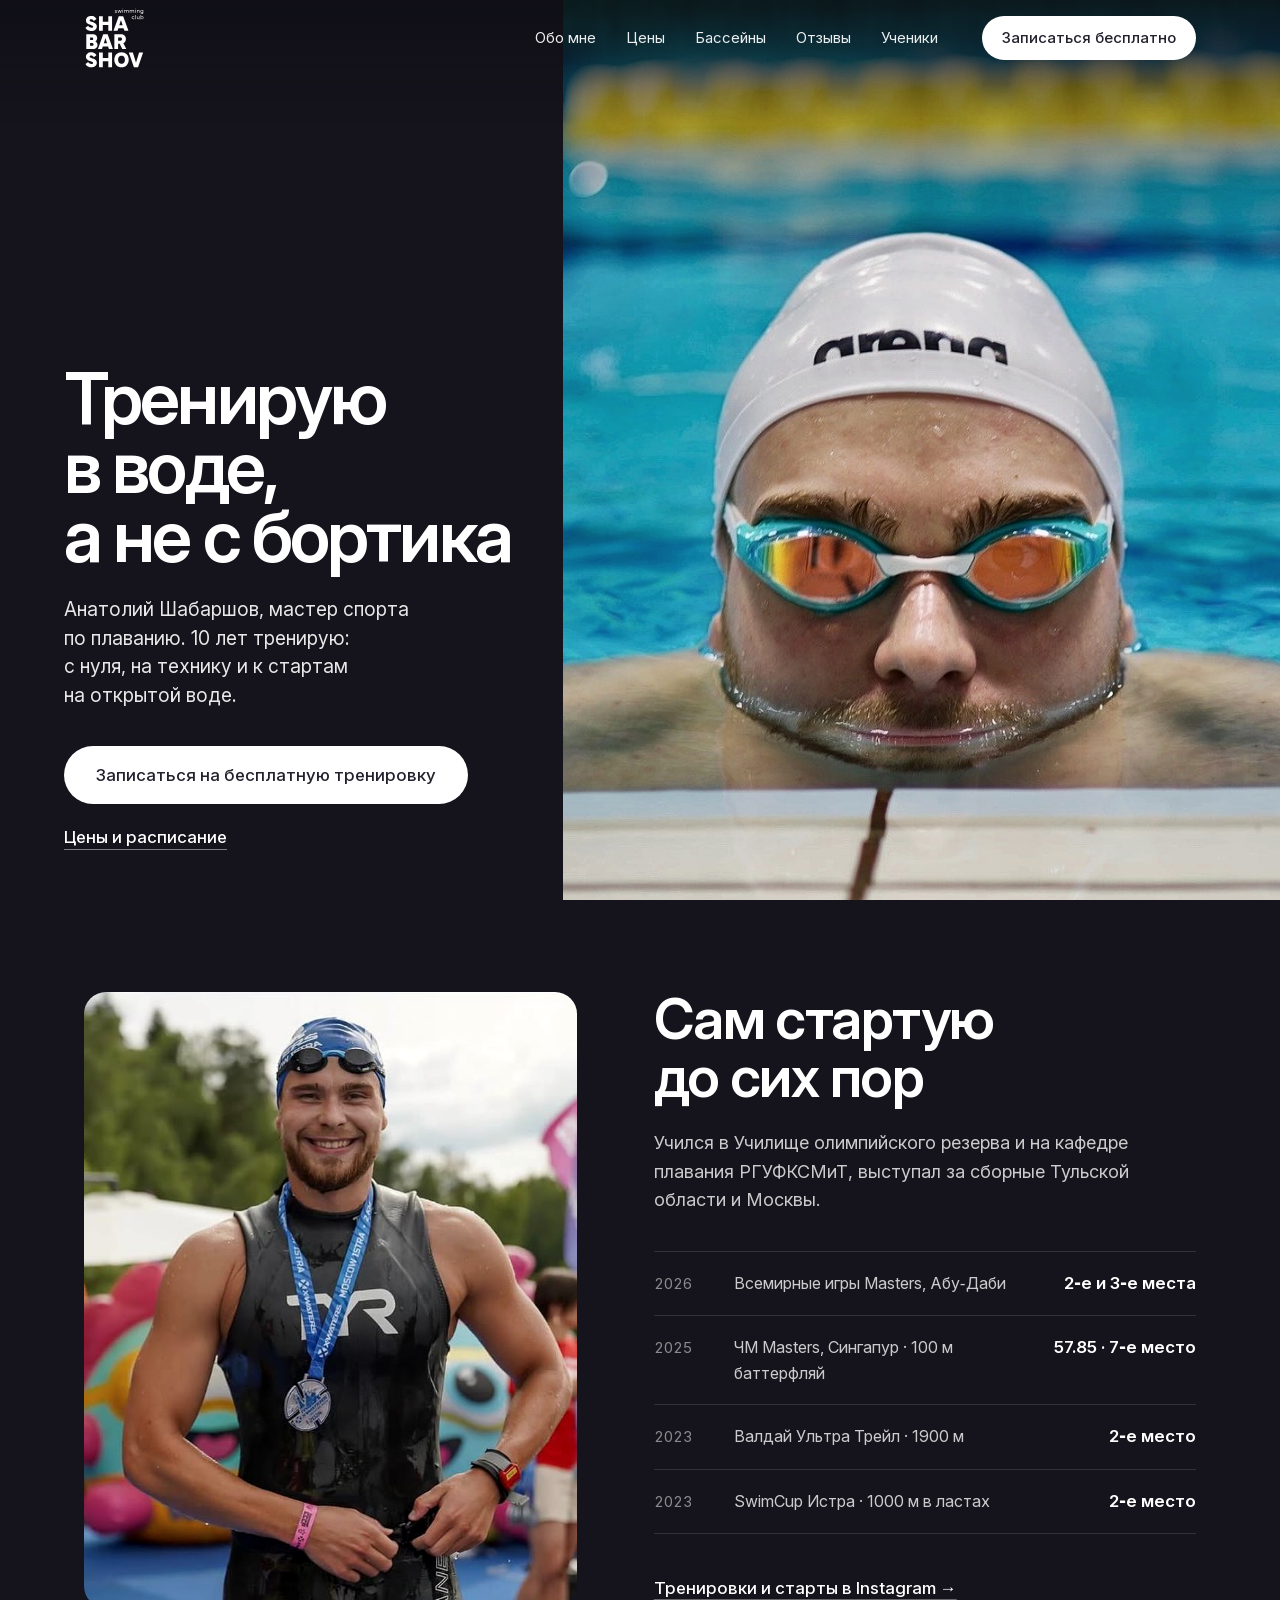
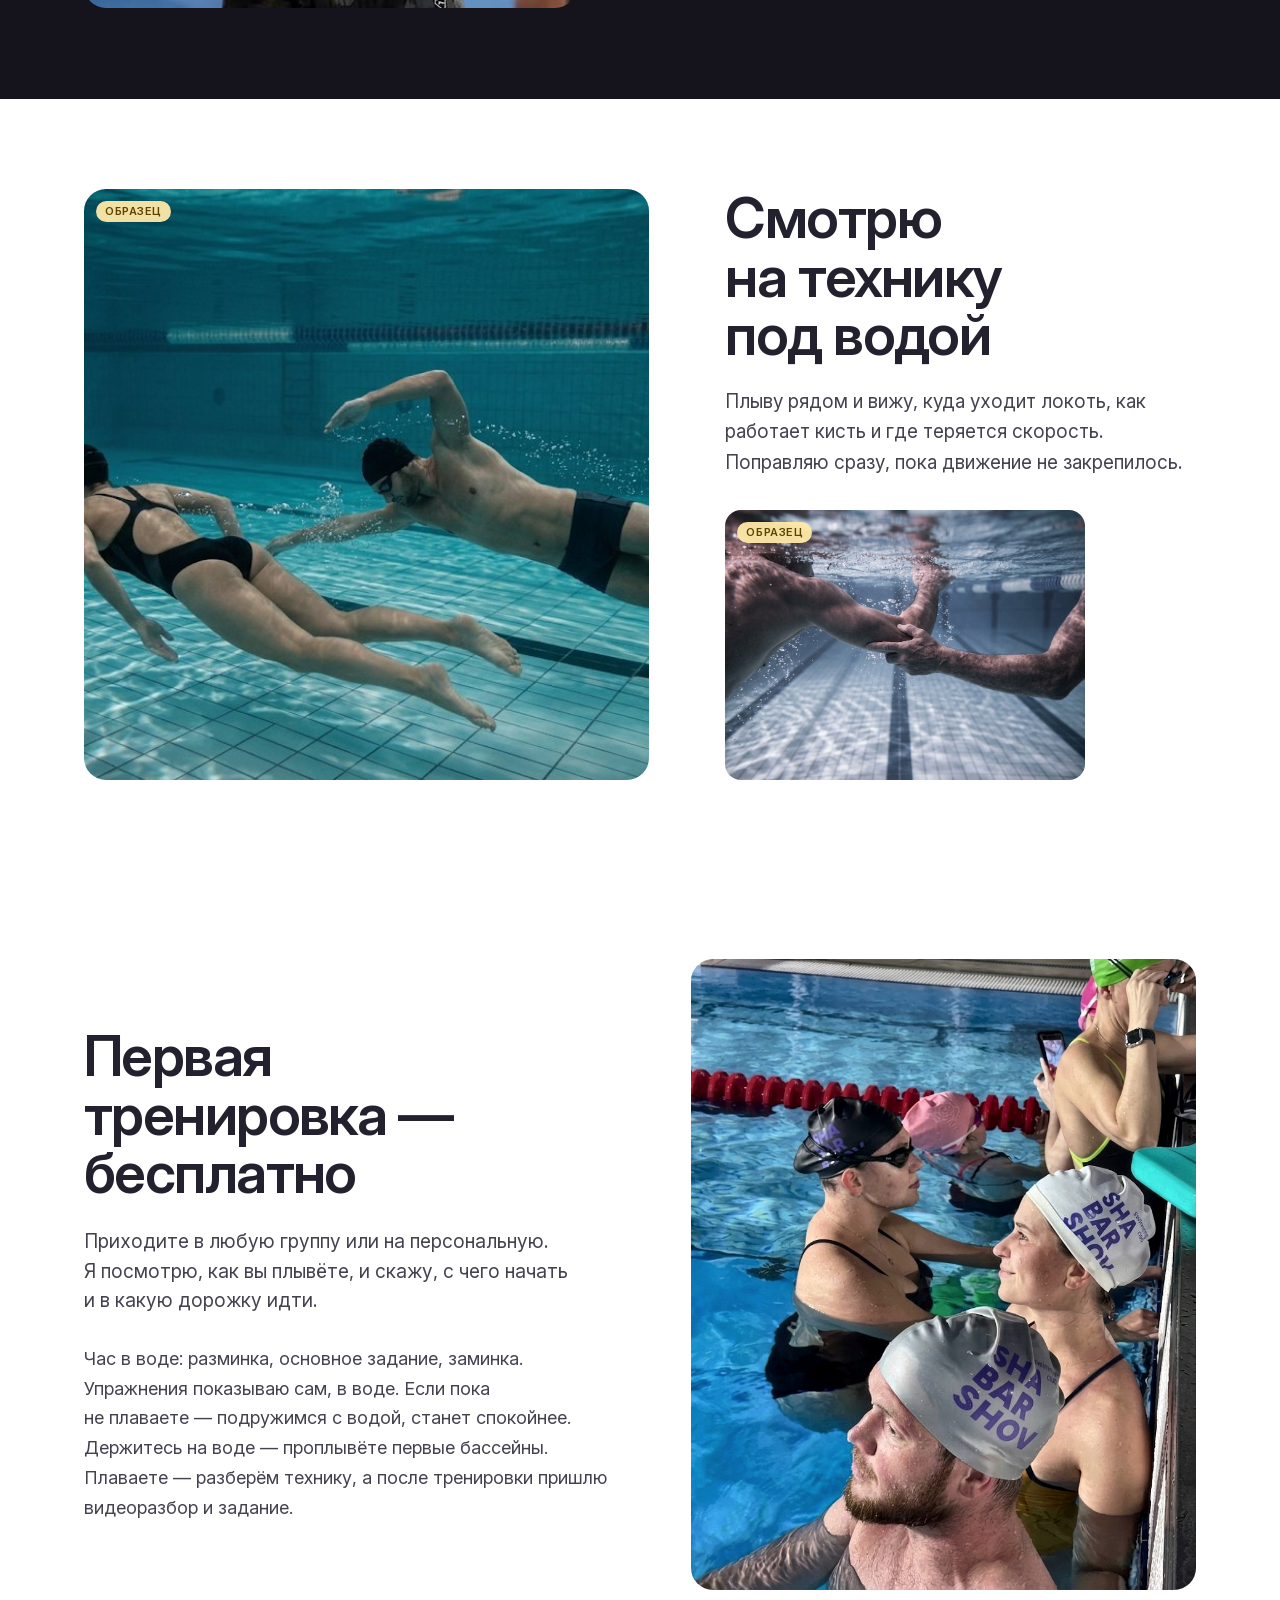
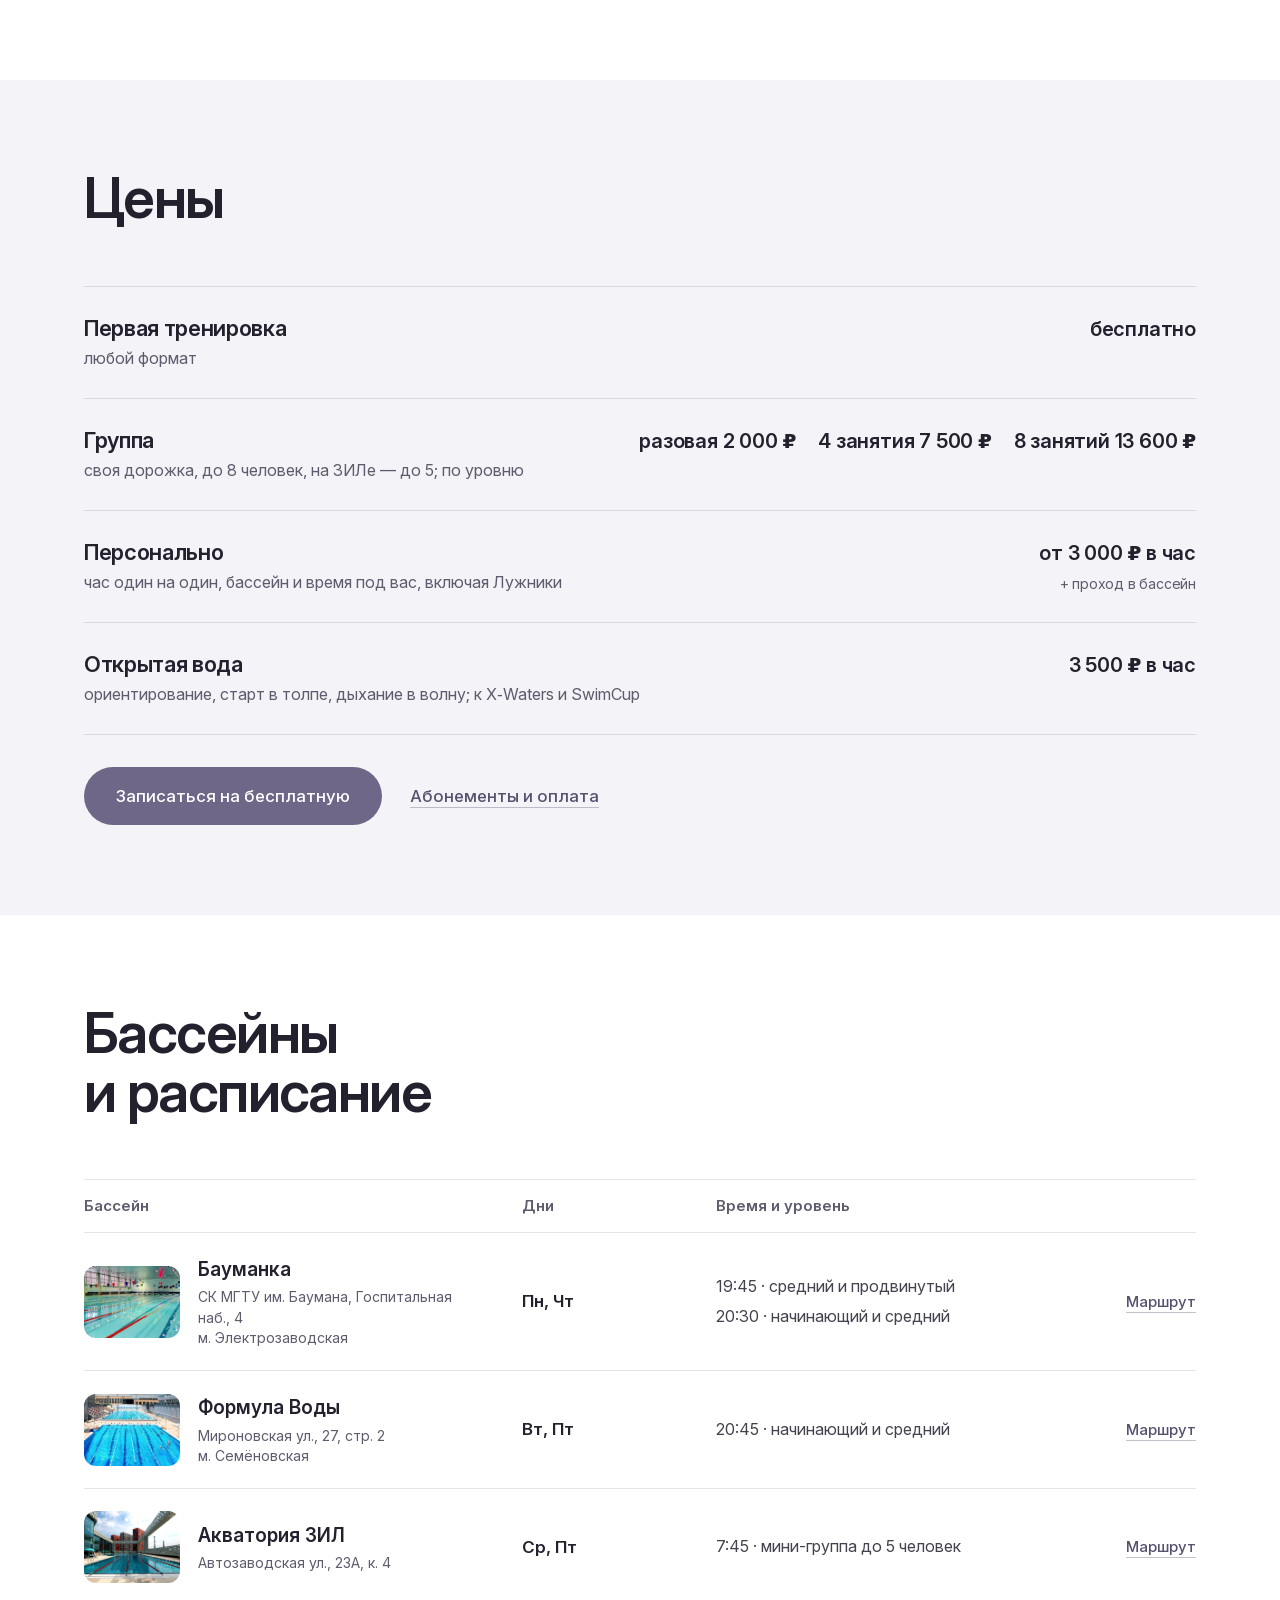
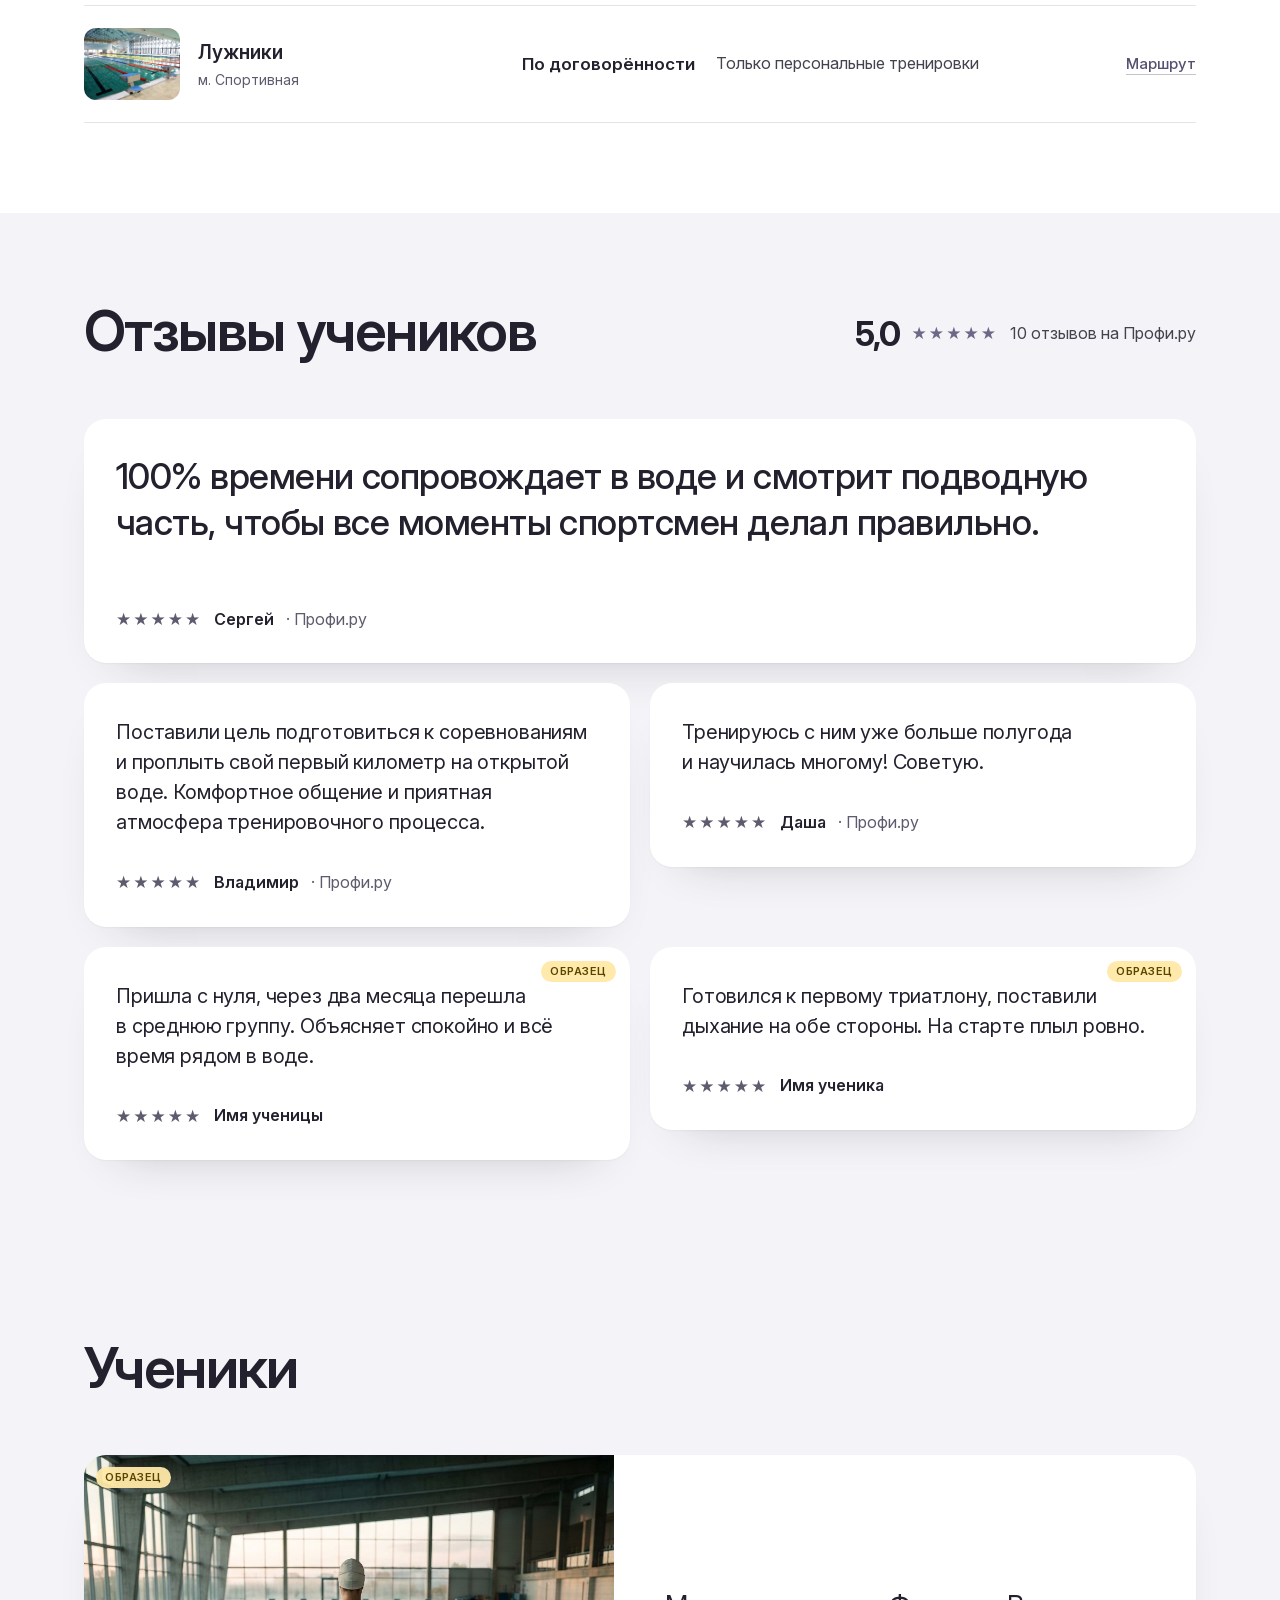
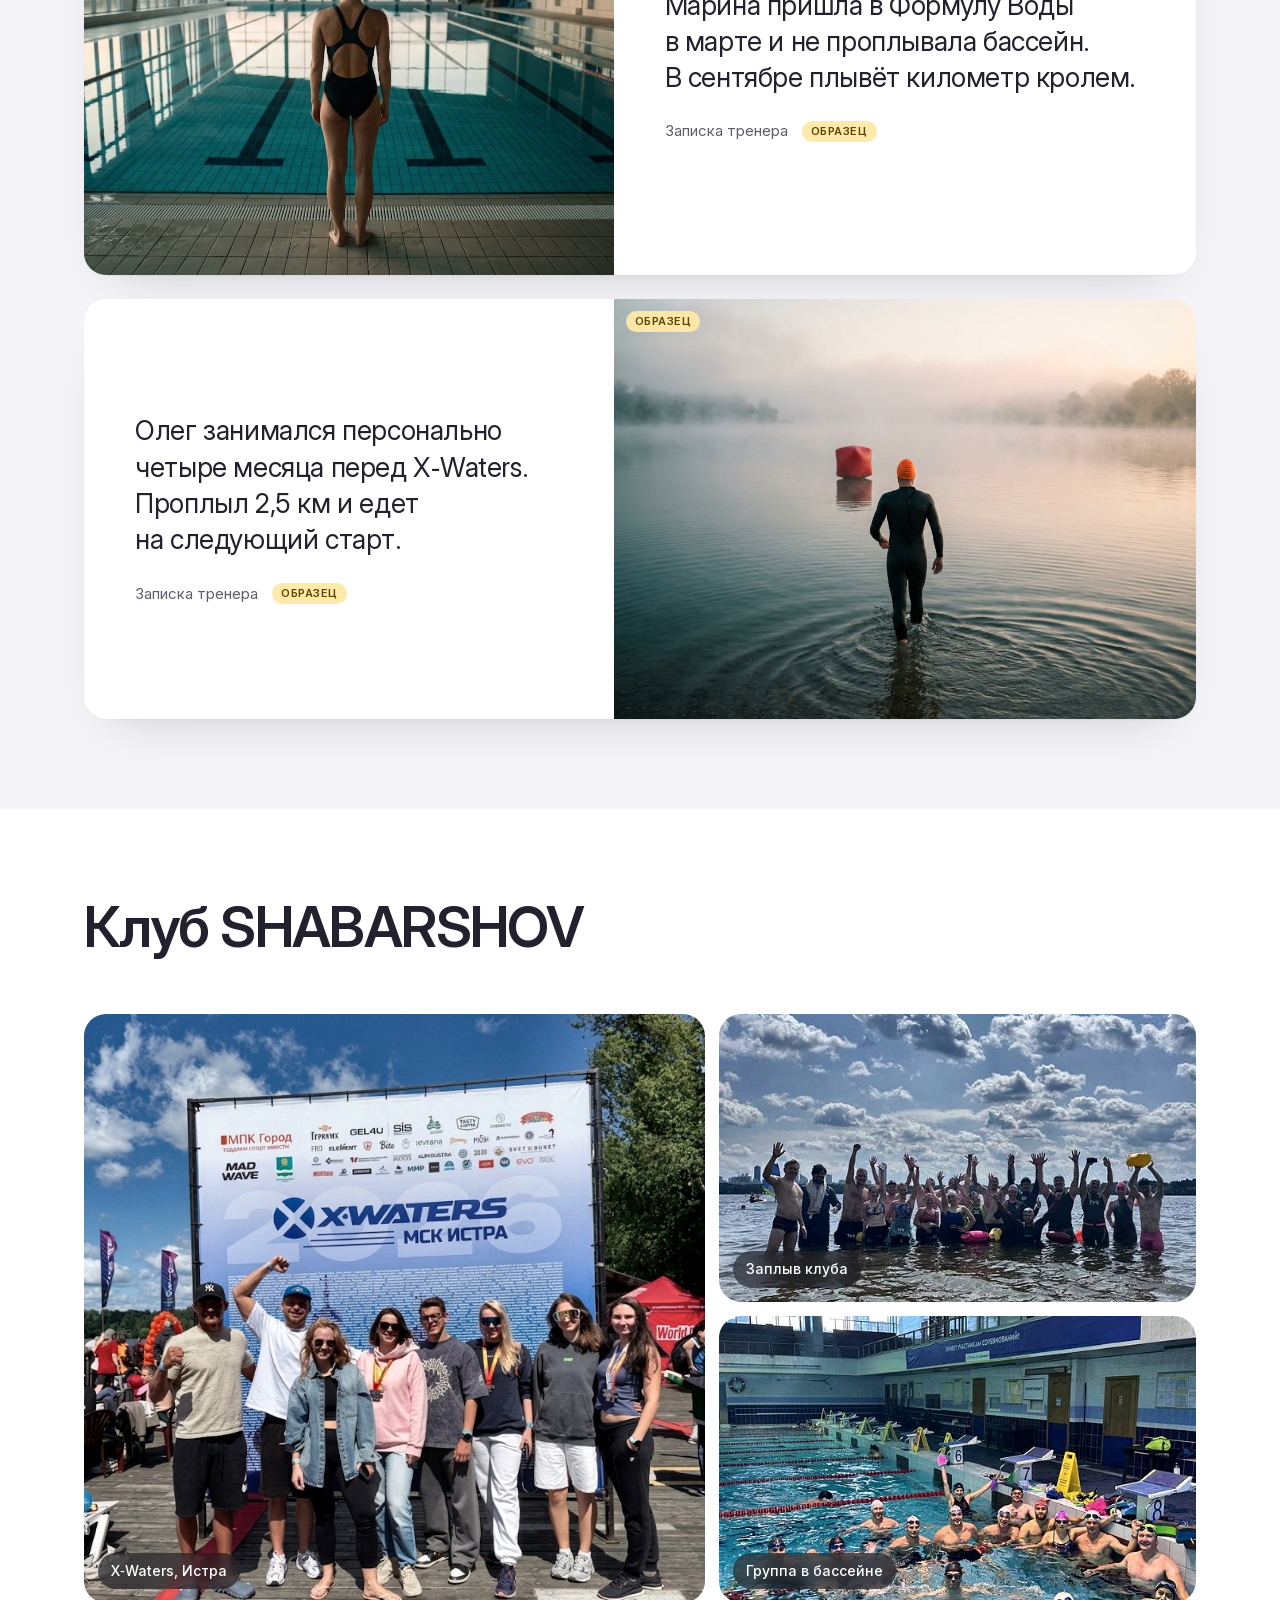
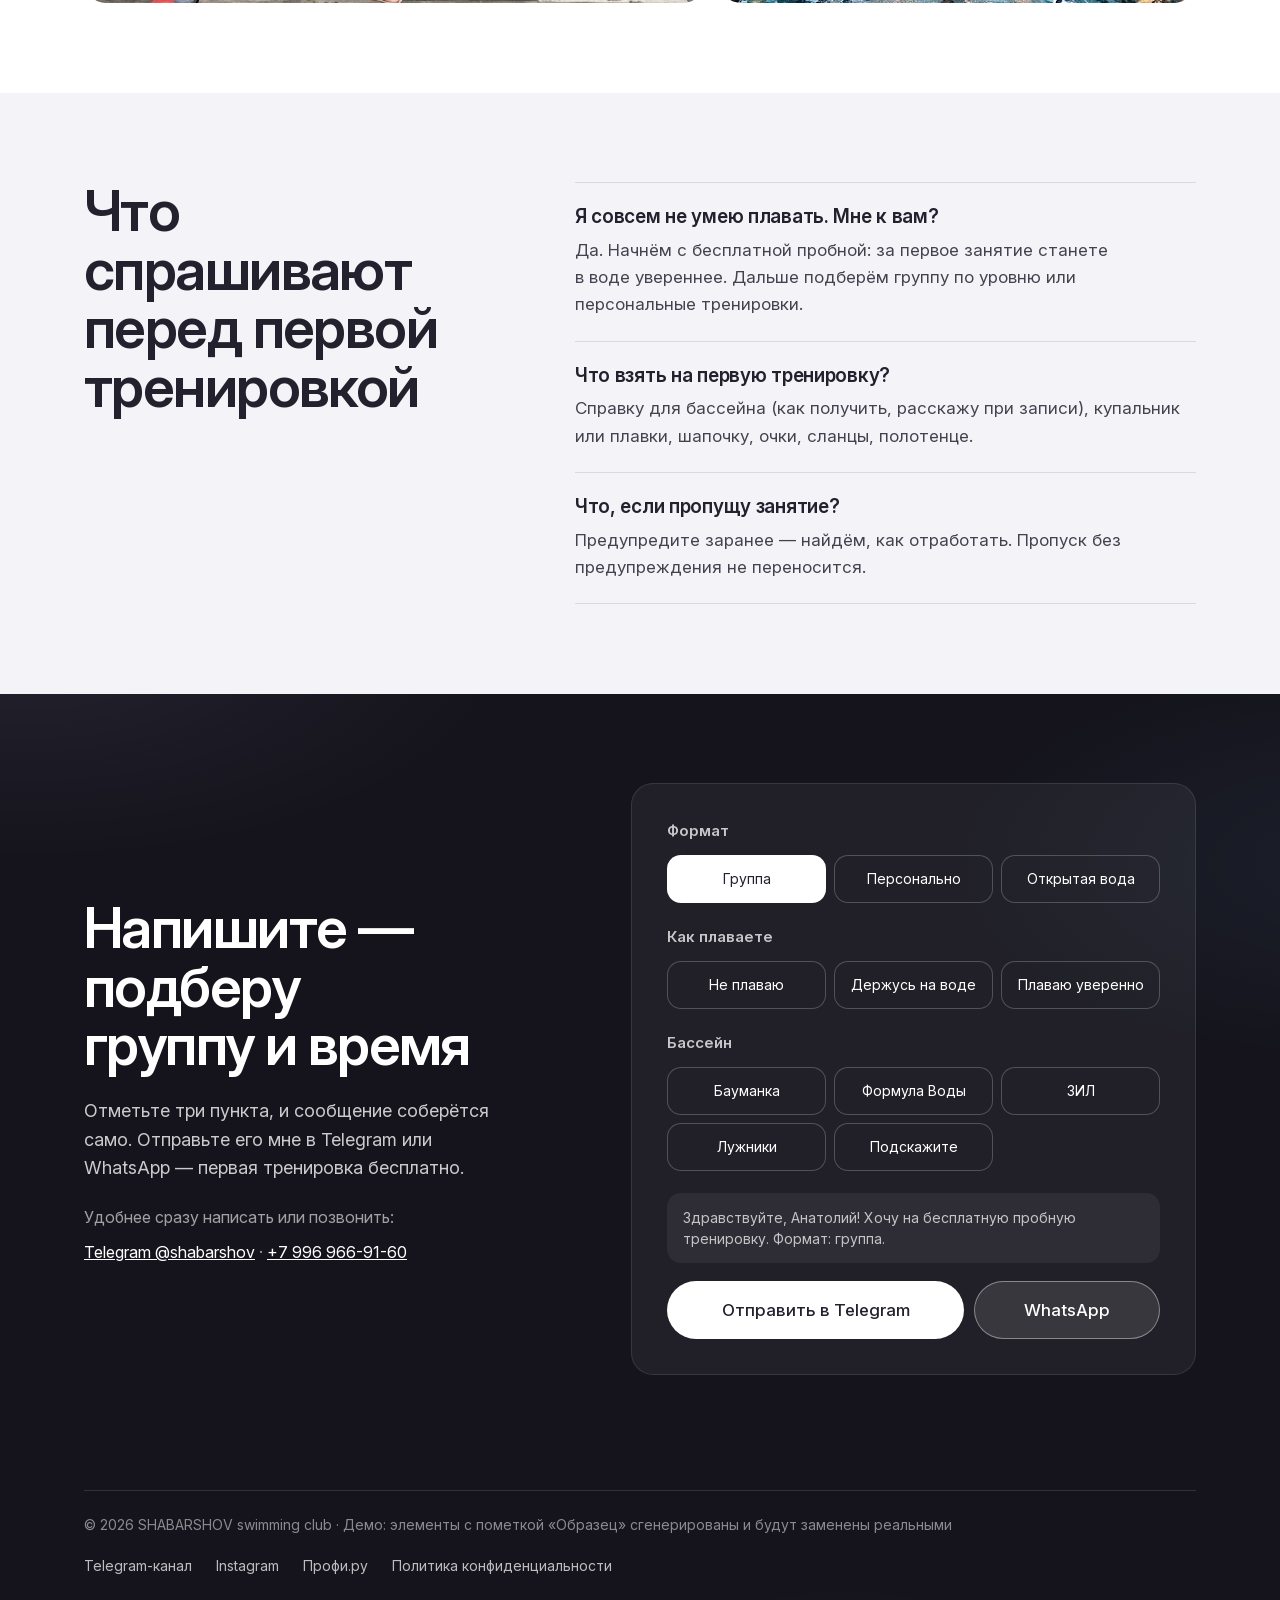
<file: v2-demo/index.html>
<!DOCTYPE html>
<html lang="ru">
<head>
  <meta charset="utf-8">
  <meta name="viewport" content="width=device-width, initial-scale=1, viewport-fit=cover">
  <title>Анатолий Шабаршов — демо с образцами</title>
  <meta name="description" content="Мастер спорта, 10 лет тренирую взрослых. Группы в Бауманке, Формуле Воды и на ЗИЛе, персонально в Лужниках, подготовка к открытой воде. Первая тренировка бесплатно.">
  <meta name="robots" content="noindex">
  <meta property="og:type" content="website">
  <meta property="og:title" content="Анатолий Шабаршов — тренирую в воде, а не с бортика">
  <meta property="og:description" content="Мастер спорта, 10 лет тренерского стажа. Группы и персональные тренировки в Москве. Первая тренировка бесплатно.">
  <meta property="og:image" content="https://akifevav0-droid.github.io/shabarshov/img/og-light.jpg">
  <meta name="theme-color" content="#15141C">
  <link rel="icon" href="../img/icon-light.svg" type="image/svg+xml">
  <link rel="preload" href="../fonts/inter-cyrillic.woff2" as="font" type="font/woff2" crossorigin>
  <link rel="preload" href="../img/wide_goggles.jpg" as="image" fetchpriority="high">
  <script>document.documentElement.classList.add('js')</script>
  <link rel="stylesheet" href="../v2/v2.css?v=1789891242">
  <script type="application/ld+json">{"@context":"https://schema.org","@type":"Person","name":"Анатолий Шабаршов","jobTitle":"Тренер по плаванию","url":"https://akifevav0-droid.github.io/shabarshov/","sameAs":["https://www.instagram.com/shabarshov_/","https://t.me/shabarshov","https://profi.ru/profile/ShabarshovAS/"],"workLocation":[{"@type":"SportsActivityLocation","name":"СК МГТУ им. Баумана","address":"Москва, Госпитальная наб.,&nbsp;4, стр. 1"},{"@type":"SportsActivityLocation","name":"Формула Воды","address":"Москва, Мироновская ул., 27, стр. 2"},{"@type":"SportsActivityLocation","name":"Акватория ЗИЛ","address":"Москва, Автозаводская ул., 23А, к. 4"}]}</script>
  <link rel="stylesheet" href="demo.css?v=1789891242">
</head>
<body>

<header class="top" id="top">
  <div class="top__in">
    <a class="top__logo" href="#top" aria-label="SHABARSHOV swimming club — наверх"><span class="logo"></span></a>
    <nav class="top__nav" aria-label="Разделы">
      <a href="#trener">Обо мне</a><a href="#ceny">Цены</a><a href="#raspisanie">Бассейны</a><a href="#otzyvy">Отзывы</a><a href="#istorii">Ученики</a>
    </nav>
    <a class="btn btn--sm top__cta" href="#zapis">Записаться бесплатно</a>
    <button class="top__menu" type="button" aria-expanded="false" aria-controls="mnav" aria-label="Меню"><span></span><span></span></button>
  </div>
</header>

<nav class="mnav" id="mnav" aria-label="Меню" hidden><a href="#proba">Пробная тренировка</a><a href="#ceny">Цены</a><a href="#trener">Обо мне</a><a href="#raspisanie">Расписание</a><a href="#otzyvy">Отзывы</a><a href="#voprosy">Вопросы</a><a class="btn btn--dark btn--lg" href="#zapis">Записаться бесплатно</a></nav>

<main>

  <!-- 1. Первый экран -->
  <section class="hero" aria-label="Анатолий Шабаршов, тренер по плаванию">
    <div class="hero__media slides" aria-hidden="true">
      <img width="1600" height="1000" class="slide is-on" src="../img/wide_goggles.jpg" alt="" data-m="50% 45%" data-d="50% 45%">
      <img width="1600" height="1000" class="slide" src="../img/wide_dive.jpg" alt="" data-m="30% 60%" data-d="10% 55%">
      <img width="1600" height="1000" class="slide" src="../img/wide_finish.jpg" alt="" data-m="50% 25%" data-d="50% 25%">
      <img width="1600" height="1000" class="slide" src="../img/wide_pool.jpg" alt="" data-m="45% 40%" data-d="45% 40%">
    </div>
    <div class="hero__shade" aria-hidden="true"></div>
    <div class="hero__in">
      <h1 class="hero__title">Тренирую в&nbsp;воде, а&nbsp;не&nbsp;с&nbsp;бортика</h1>
      <p class="hero__sub">Анатолий Шабаршов, мастер спорта по&nbsp;плаванию. 10&nbsp;лет тренирую: с&nbsp;нуля, на&nbsp;технику и&nbsp;к&nbsp;стартам на&nbsp;открытой воде.</p>
      <div class="hero__btns">
        <a class="btn btn--light btn--lg" href="#zapis">Записаться на&nbsp;бесплатную тренировку</a>
        <a class="hero__more" href="#ceny">Цены и&nbsp;расписание</a>
      </div>
    </div>
  </section>

  <!-- 2. Доказательства цифрами -->

  <!-- 5. Обо мне -->
  <section class="sec sec--dark" id="trener">
    <div class="wrap coach">
      <figure class="coach__photo rv"><img width="720" height="900" src="../img/anatoliy_hero.jpg" alt="Анатолий Шабаршов с медалью после заплыва" loading="lazy"></figure>
      <div class="coach__text rv">
        <h2>Сам стартую до&nbsp;сих пор</h2>
        <p class="coach__lead">Учился в&nbsp;Училище олимпийского резерва и&nbsp;на&nbsp;кафедре плавания РГУФКСМиТ, выступал за&nbsp;сборные Тульской области и&nbsp;Москвы.</p>
        <ul class="results">
          <li><span class="results__y">2026</span><span class="results__t">Всемирные игры Masters, Абу&#8209;Даби</span><b>2&#8209;е и&nbsp;3&#8209;е места</b></li>
          <li><span class="results__y">2025</span><span class="results__t">ЧМ Masters, Сингапур · 100&nbsp;м баттерфляй</span><b>57.85 · 7&#8209;е место</b></li>
          <li><span class="results__y">2023</span><span class="results__t">Валдай Ультра Трейл · 1900&nbsp;м</span><b>2&#8209;е место</b></li>
          <li><span class="results__y">2023</span><span class="results__t">SwimCup Истра · 1000&nbsp;м в&nbsp;ластах</span><b>2&#8209;е место</b></li>
        </ul>
        <a class="link link--light" href="https://www.instagram.com/shabarshov_/" target="_blank" rel="noopener">Тренировки и&nbsp;старты в&nbsp;Instagram →</a>
      </div>
    </div>
  </section>


  <!-- ДЕМО: под водой -->
  <section class="sec" id="metod">
    <div class="wrap method">
      <figure class="method__img rv"><span class="smp">Образец</span><img src="img/gen_underwater_coach.jpg" width="1024" height="572" alt="Образец: тренер под водой рядом с ученицей" loading="lazy"></figure>
      <div class="method__text rv">
        <h2>Смотрю на&nbsp;технику под водой</h2>
        <p>Плыву рядом и&nbsp;вижу, куда уходит локоть, как работает кисть и&nbsp;где теряется скорость. Поправляю сразу, пока движение не&nbsp;закрепилось.</p>
        <figure class="method__small"><span class="smp">Образец</span><img src="img/gen_hands_technique.jpg" width="1024" height="765" alt="Образец: тренер поправляет локоть ученика" loading="lazy"></figure>
      </div>
    </div>
  </section>

  <!-- 3. Пробная -->
  <section class="sec" id="proba">
    <div class="wrap split">
      <div class="split__text rv">
        <h2>Первая тренировка&nbsp;— бесплатно</h2>
        <p class="lead">Приходите в&nbsp;любую группу или на&nbsp;персональную. Я&nbsp;посмотрю, как вы&nbsp;плывёте, и&nbsp;скажу, с&nbsp;чего начать и&nbsp;в&nbsp;какую дорожку идти.</p>
        <p class="plain">Час в&nbsp;воде: разминка, основное задание, заминка. Упражнения показываю сам, в&nbsp;воде. Если пока не&nbsp;плаваете&nbsp;— подружимся с&nbsp;водой, станет спокойнее. Держитесь на&nbsp;воде&nbsp;— проплывёте первые бассейны. Плаваете&nbsp;— разберём технику, а&nbsp;после тренировки пришлю видеоразбор и&nbsp;задание.</p>
      </div>
      <figure class="split__photo rv">
        <img width="600" height="750" src="../img/club_2.jpg" alt="Ученики клуба в шапочках SHABARSHOV на тренировке" loading="lazy">
      </figure>
    </div>
  </section>

  <!-- 4. Цены -->
  <section class="sec sec--tint" id="ceny">
    <div class="wrap">
      <h2 class="rv">Цены</h2>
      <div class="plist2 rv">
        <div class="pl"><div class="pl__n"><h3>Первая тренировка</h3><p>любой формат</p></div><div class="pl__p">бесплатно</div></div>
        <div class="pl"><div class="pl__n"><h3>Группа</h3><p>своя дорожка, до&nbsp;8&nbsp;человек, на&nbsp;ЗИЛе&nbsp;— до&nbsp;5; по&nbsp;уровню</p></div><div class="pl__p"><span>разовая 2&nbsp;000&nbsp;₽</span><span>4&nbsp;занятия 7&nbsp;500&nbsp;₽</span><span>8&nbsp;занятий 13&nbsp;600&nbsp;₽</span></div></div>
        <div class="pl"><div class="pl__n"><h3>Персонально</h3><p>час один на&nbsp;один, бассейн и&nbsp;время под вас, включая Лужники</p></div><div class="pl__p">от&nbsp;3&nbsp;000&nbsp;₽ в&nbsp;час <small>+ проход в&nbsp;бассейн</small></div></div>
        <div class="pl"><div class="pl__n"><h3>Открытая вода</h3><p>ориентирование, старт в&nbsp;толпе, дыхание в&nbsp;волну; к&nbsp;X&#8209;Waters и&nbsp;SwimCup</p></div><div class="pl__p">3&nbsp;500&nbsp;₽ в&nbsp;час</div></div>
      </div>
      <div class="prices__foot rv">
        <a class="btn btn--dark btn--lg" href="#zapis">Записаться на&nbsp;бесплатную</a>
        <button class="link js-prices" type="button">Абонементы и&nbsp;оплата</button>
      </div>
    </div>
  </section>


  <!-- 6. Расписание -->
  <section class="sec" id="raspisanie">
    <div class="wrap">
      <h2 class="rv">Бассейны и&nbsp;расписание</h2>
      <div class="table rv" role="table" aria-label="Расписание групп">
        <div class="row row--head" role="row"><span role="columnheader">Бассейн</span><span role="columnheader">Дни</span><span role="columnheader">Время и&nbsp;уровень</span><span role="columnheader"></span></div>
        <div class="row" role="row">
          <span class="row__pool" role="cell"><img width="640" height="400" src="../img/pool_baumanka.jpg" alt="" loading="lazy"><span><b>Бауманка</b><small>СК МГТУ им.&nbsp;Баумана, Госпитальная наб.,&nbsp;4<br>м.&nbsp;Электрозаводская</small></span></span>
          <span class="row__days" role="cell">Пн, Чт</span>
          <span class="row__time" role="cell"><span>19:45&nbsp;· средний и&nbsp;продвинутый</span><span>20:30&nbsp;· начинающий и&nbsp;средний</span></span>
          <span class="row__acts" role="cell"><a class="row__map" href="https://yandex.ru/maps/?text=%D0%93%D0%BE%D1%81%D0%BF%D0%B8%D1%82%D0%B0%D0%BB%D1%8C%D0%BD%D0%B0%D1%8F%20%D0%BD%D0%B0%D0%B1%D0%B5%D1%80%D0%B5%D0%B6%D0%BD%D0%B0%D1%8F%204%20%D1%81%D1%82%D1%80%D0%BE%D0%B5%D0%BD%D0%B8%D0%B5%201%20%D0%B1%D0%B0%D1%81%D1%81%D0%B5%D0%B9%D0%BD%20%D0%9C%D0%93%D0%A2%D0%A3" target="_blank" rel="noopener">Маршрут</a></span>
        </div>
        <div class="row" role="row">
          <span class="row__pool" role="cell"><img width="500" height="312" src="../img/pool_formula.jpg" alt="" loading="lazy"><span><b>Формула Воды</b><small>Мироновская ул., 27, стр.&nbsp;2<br>м.&nbsp;Семёновская</small></span></span>
          <span class="row__days" role="cell">Вт, Пт</span>
          <span class="row__time" role="cell"><span>20:45&nbsp;· начинающий и&nbsp;средний</span></span>
          <span class="row__acts" role="cell"><a class="row__map" href="https://yandex.ru/maps/org/formula_vody/1057488653" target="_blank" rel="noopener">Маршрут</a></span>
        </div>
        <div class="row" role="row">
          <span class="row__pool" role="cell"><img width="640" height="400" src="../img/pool_zil.jpg" alt="" loading="lazy"><span><b>Акватория ЗИЛ</b><small>Автозаводская ул., 23А, к.&nbsp;4</small></span></span>
          <span class="row__days" role="cell">Ср, Пт</span>
          <span class="row__time" role="cell"><span>7:45&nbsp;· мини-группа до&nbsp;5&nbsp;человек</span></span>
          <span class="row__acts" role="cell"><a class="row__map" href="https://yandex.ru/maps/?text=%D0%90%D0%B2%D1%82%D0%BE%D0%B7%D0%B0%D0%B2%D0%BE%D0%B4%D1%81%D0%BA%D0%B0%D1%8F%20%D1%83%D0%BB%D0%B8%D1%86%D0%B0%2023%D0%90%D0%BA4" target="_blank" rel="noopener">Маршрут</a></span>
        </div>
        <div class="row" role="row">
          <span class="row__pool" role="cell"><img width="510" height="318" src="../img/pool_luzhniki.jpg" alt="" loading="lazy"><span><b>Лужники</b><small>м.&nbsp;Спортивная</small></span></span>
          <span class="row__days" role="cell">По&nbsp;договорённости</span>
          <span class="row__time" role="cell"><span>Только персональные тренировки</span></span>
          <span class="row__acts" role="cell"><a class="row__map" href="https://yandex.ru/maps/?text=%D0%9B%D1%83%D0%B6%D0%BD%D0%B8%D0%BA%D0%B8%20%D0%B1%D0%B0%D1%81%D1%81%D0%B5%D0%B9%D0%BD" target="_blank" rel="noopener">Маршрут</a></span>
        </div>
      </div>
    </div>
  </section>

  <!-- 7. Отзывы -->
  <section class="sec sec--tint" id="otzyvy">
    <div class="wrap">
      <div class="head rv">
        <h2>Отзывы учеников</h2>
        <a class="rating" href="https://profi.ru/profile/ShabarshovAS/" target="_blank" rel="noopener"><b>5,0</b><span class="stars" aria-hidden="true">★★★★★</span><span>10&nbsp;отзывов на&nbsp;Профи.ру</span></a>
      </div>
      <div class="quotes">
        <figure class="quote quote--big rv"><blockquote>100% времени сопровождает в&nbsp;воде и&nbsp;смотрит подводную часть, чтобы все моменты спортсмен делал правильно.</blockquote><figcaption><span class="stars" aria-label="5 из 5">★★★★★</span>Сергей <span>· Профи.ру</span></figcaption></figure>
        <figure class="quote rv"><blockquote>Поставили цель подготовиться к&nbsp;соревнованиям и&nbsp;проплыть свой первый километр на&nbsp;открытой воде. Комфортное общение и&nbsp;приятная атмосфера тренировочного процесса.</blockquote><figcaption><span class="stars" aria-label="5 из 5">★★★★★</span>Владимир <span>· Профи.ру</span></figcaption></figure>
        <figure class="quote rv"><blockquote>Тренируюсь с&nbsp;ним уже больше полугода и&nbsp;научилась многому! Советую.</blockquote><figcaption><span class="stars" aria-label="5 из 5">★★★★★</span>Даша <span>· Профи.ру</span></figcaption></figure>
              <figure class="quote rv"><span class="smp">Образец</span><blockquote>Пришла с&nbsp;нуля, через два месяца перешла в&nbsp;среднюю группу. Объясняет спокойно и&nbsp;всё время рядом в&nbsp;воде.</blockquote><figcaption><span class="stars" aria-label="5 из 5">★★★★★</span>Имя ученицы</figcaption></figure>
        <figure class="quote rv"><span class="smp">Образец</span><blockquote>Готовился к&nbsp;первому триатлону, поставили дыхание на&nbsp;обе стороны. На&nbsp;старте плыл ровно.</blockquote><figcaption><span class="stars" aria-label="5 из 5">★★★★★</span>Имя ученика</figcaption></figure>
      </div>
    </div>
  </section>




  <!-- ДЕМО: истории -->
  <section class="sec sec--tint" id="istorii">
    <div class="wrap">
      <h2 class="rv">Ученики</h2>
      <div class="stories2">
        <article class="st rv"><figure><span class="smp">Образец</span><img src="img/gen_story_pool.jpg" width="1024" height="765" alt="" loading="lazy"></figure><div class="st__b"><p class="st__q">Марина пришла в&nbsp;Формулу Воды в&nbsp;марте и&nbsp;не&nbsp;проплывала бассейн. В&nbsp;сентябре плывёт километр кролем.</p><p class="st__who">Записка тренера <span class="smp">Образец</span></p></div></article>
        <article class="st rv"><figure><span class="smp">Образец</span><img src="img/gen_story_openwater.jpg" width="1024" height="765" alt="" loading="lazy"></figure><div class="st__b"><p class="st__q">Олег занимался персонально четыре месяца перед X&#8209;Waters. Проплыл 2,5&nbsp;км и&nbsp;едет на&nbsp;следующий старт.</p><p class="st__who">Записка тренера <span class="smp">Образец</span></p></div></article>
      </div>
    </div>
  </section>

  <!-- 8. Клуб -->
  <section class="sec" id="klub">
    <div class="wrap">
      <h2 class="rv">Клуб SHABARSHOV</h2>
      <div class="bento">
        <figure class="bento__a rv"><img width="600" height="750" src="../img/club_6.jpg" alt="Команда клуба на X&#8209;Waters Истра" loading="lazy"><figcaption>X&#8209;Waters, Истра</figcaption></figure>
        <figure class="bento__b rv"><img width="600" height="750" src="../img/club_8.jpg" alt="Группа клуба в открытой воде" loading="lazy"><figcaption>Заплыв клуба</figcaption></figure>
        <figure class="bento__c rv"><img width="600" height="750" src="../img/club_4.jpg" alt="Групповая тренировка в бассейне" loading="lazy"><figcaption>Группа в&nbsp;бассейне</figcaption></figure>
      </div>
    </div>
  </section>

  <!-- 9. Вопросы -->
  <section class="sec sec--tint" id="voprosy">
    <div class="wrap faq">
      <h2 class="rv">Что спрашивают перед первой тренировкой</h2>
      <div class="faq__list rv">
        <div class="qa2"><h3>Я&nbsp;совсем не&nbsp;умею плавать. Мне&nbsp;к&nbsp;вам?</h3><p>Да. Начнём с&nbsp;бесплатной пробной: за&nbsp;первое занятие станете в&nbsp;воде увереннее. Дальше подберём группу по&nbsp;уровню или персональные тренировки.</p></div>
        <div class="qa2"><h3>Что взять на&nbsp;первую тренировку?</h3><p>Справку для бассейна (как получить, расскажу при записи), купальник или плавки, шапочку, очки, сланцы, полотенце.</p></div>
        <div class="qa2"><h3>Что, если пропущу занятие?</h3><p>Предупредите заранее&nbsp;— найдём, как отработать. Пропуск без предупреждения не&nbsp;переносится.</p></div>
      </div>
    </div>
  </section>

  <!-- 10. Запись -->
  <section class="sec sec--dark" id="zapis">
    <div class="wrap book">
      <div class="book__text rv">
        <h2>Напишите&nbsp;— подберу группу и&nbsp;время</h2>
        <p>Отметьте три пункта, и&nbsp;сообщение соберётся само. Отправьте его мне в&nbsp;Telegram или WhatsApp&nbsp;— первая тренировка бесплатно.</p>
        <p class="book__contacts">Удобнее сразу написать или позвонить:<br><a href="https://t.me/shabarshov" target="_blank" rel="noopener">Telegram @shabarshov</a> · <a href="tel:+79969669160">+7&nbsp;996&nbsp;966-91-60</a></p>
      </div>
      <form class="quiz rv" id="quiz" onsubmit="return false">
        <fieldset><legend>Формат</legend>
          <label><input type="radio" name="fmt" value="Группа" checked><span>Группа</span></label>
          <label><input type="radio" name="fmt" value="Персонально"><span>Персонально</span></label>
          <label><input type="radio" name="fmt" value="Открытая вода"><span>Открытая вода</span></label>
        </fieldset>
        <fieldset><legend>Как плаваете</legend>
          <label><input type="radio" name="lvl" value="пока не плаваю"><span>Не&nbsp;плаваю</span></label>
          <label><input type="radio" name="lvl" value="держусь на воде"><span>Держусь на&nbsp;воде</span></label>
          <label><input type="radio" name="lvl" value="плаваю уверенно"><span>Плаваю уверенно</span></label>
        </fieldset>
        <fieldset><legend>Бассейн</legend>
          <label><input type="radio" name="pool" value="Бауманка"><span>Бауманка</span></label>
          <label><input type="radio" name="pool" value="Формула Воды"><span>Формула Воды</span></label>
          <label><input type="radio" name="pool" value="Акватория ЗИЛ"><span>ЗИЛ</span></label>
          <label><input type="radio" name="pool" value="Лужники"><span>Лужники</span></label>
          <label><input type="radio" name="pool" value="подскажите"><span>Подскажите</span></label>
        </fieldset>
        <p class="quiz__preview" id="quiz-preview" aria-live="polite"></p>
        <div class="quiz__acts">
          <a class="btn btn--light btn--lg" id="quiz-tg" href="https://t.me/shabarshov" target="_blank" rel="noopener">Отправить в&nbsp;Telegram</a>
          <a class="btn btn--ghost btn--lg" id="quiz-wa" href="https://wa.me/79969669160" target="_blank" rel="noopener">WhatsApp</a>
        </div>
      </form>
    </div>
    <footer class="foot wrap">
      <span>© 2026 SHABARSHOV swimming club · Демо: элементы с&nbsp;пометкой «Образец» сгенерированы и&nbsp;будут заменены реальными</span>
      <nav aria-label="Соцсети"><a href="https://t.me/shabarshov_club" target="_blank" rel="noopener">Telegram-канал</a><a href="https://www.instagram.com/shabarshov_/" target="_blank" rel="noopener">Instagram</a><a href="https://profi.ru/profile/ShabarshovAS/" target="_blank" rel="noopener">Профи.ру</a><a href="../politika.html">Политика конфиденциальности</a></nav>
    </footer>
  </section>

</main>

<a class="dock" id="dock" href="#zapis"><span>Бесплатная тренировка</span><b>Записаться</b></a>

<dialog class="modal" id="prices" aria-labelledby="prices-title">
  <button class="modal__x" type="button" data-close aria-label="Закрыть">×</button>
  <h2 id="prices-title">Абонементы и&nbsp;оплата</h2>
  <p class="modal__h">Группы</p>
  <ul class="plist">
    <li><span><b>Пробная тренировка</b><small>любой формат</small></span><span class="plist__p">Бесплатно</span></li>
    <li><span><b>Разовая</b><small>в&nbsp;любой группе</small></span><span class="plist__p">2&nbsp;000&nbsp;₽</span><a class="plist__pay" href="https://yookassa.ru/my/i/anCYe_NYmOQf/l" target="_blank" rel="noopener">Оплатить</a></li>
    <li><span><b>4 тренировки</b><small>1&nbsp;875&nbsp;₽ за&nbsp;занятие</small></span><span class="plist__p">7&nbsp;500&nbsp;₽</span><a class="plist__pay" href="https://yookassa.ru/my/i/apQmxFM5OBYk/l" target="_blank" rel="noopener">Оплатить</a></li>
    <li><span><b>8 тренировок</b><small>1&nbsp;700&nbsp;₽ за&nbsp;занятие</small></span><span class="plist__p">13&nbsp;600&nbsp;₽</span><a class="plist__pay" href="https://yookassa.ru/my/i/apQml-T_gMen/l" target="_blank" rel="noopener">Оплатить</a></li>
  </ul>
  <p class="modal__h">Индивидуально</p>
  <ul class="plist">
    <li><span><b>Персональная</b><small>+ проход в&nbsp;бассейн</small></span><span class="plist__p">от&nbsp;3&nbsp;000&nbsp;₽</span></li>
    <li><span><b>Открытая вода</b><small>X&#8209;Waters, SwimCup, триатлон</small></span><span class="plist__p">от&nbsp;3&nbsp;500&nbsp;₽</span></li>
  </ul>
  <p class="modal__note">Абонемент действует календарный месяц. Оплата через ЮKassa или переводом на&nbsp;Т&#8209;Банк.</p>
  <a class="btn btn--dark btn--block btn--lg" href="#zapis" data-close>Сначала бесплатная тренировка</a>
</dialog>

<script src="../v2/v2.js?v=1789891242"></script>
</body>
</html>
</file>
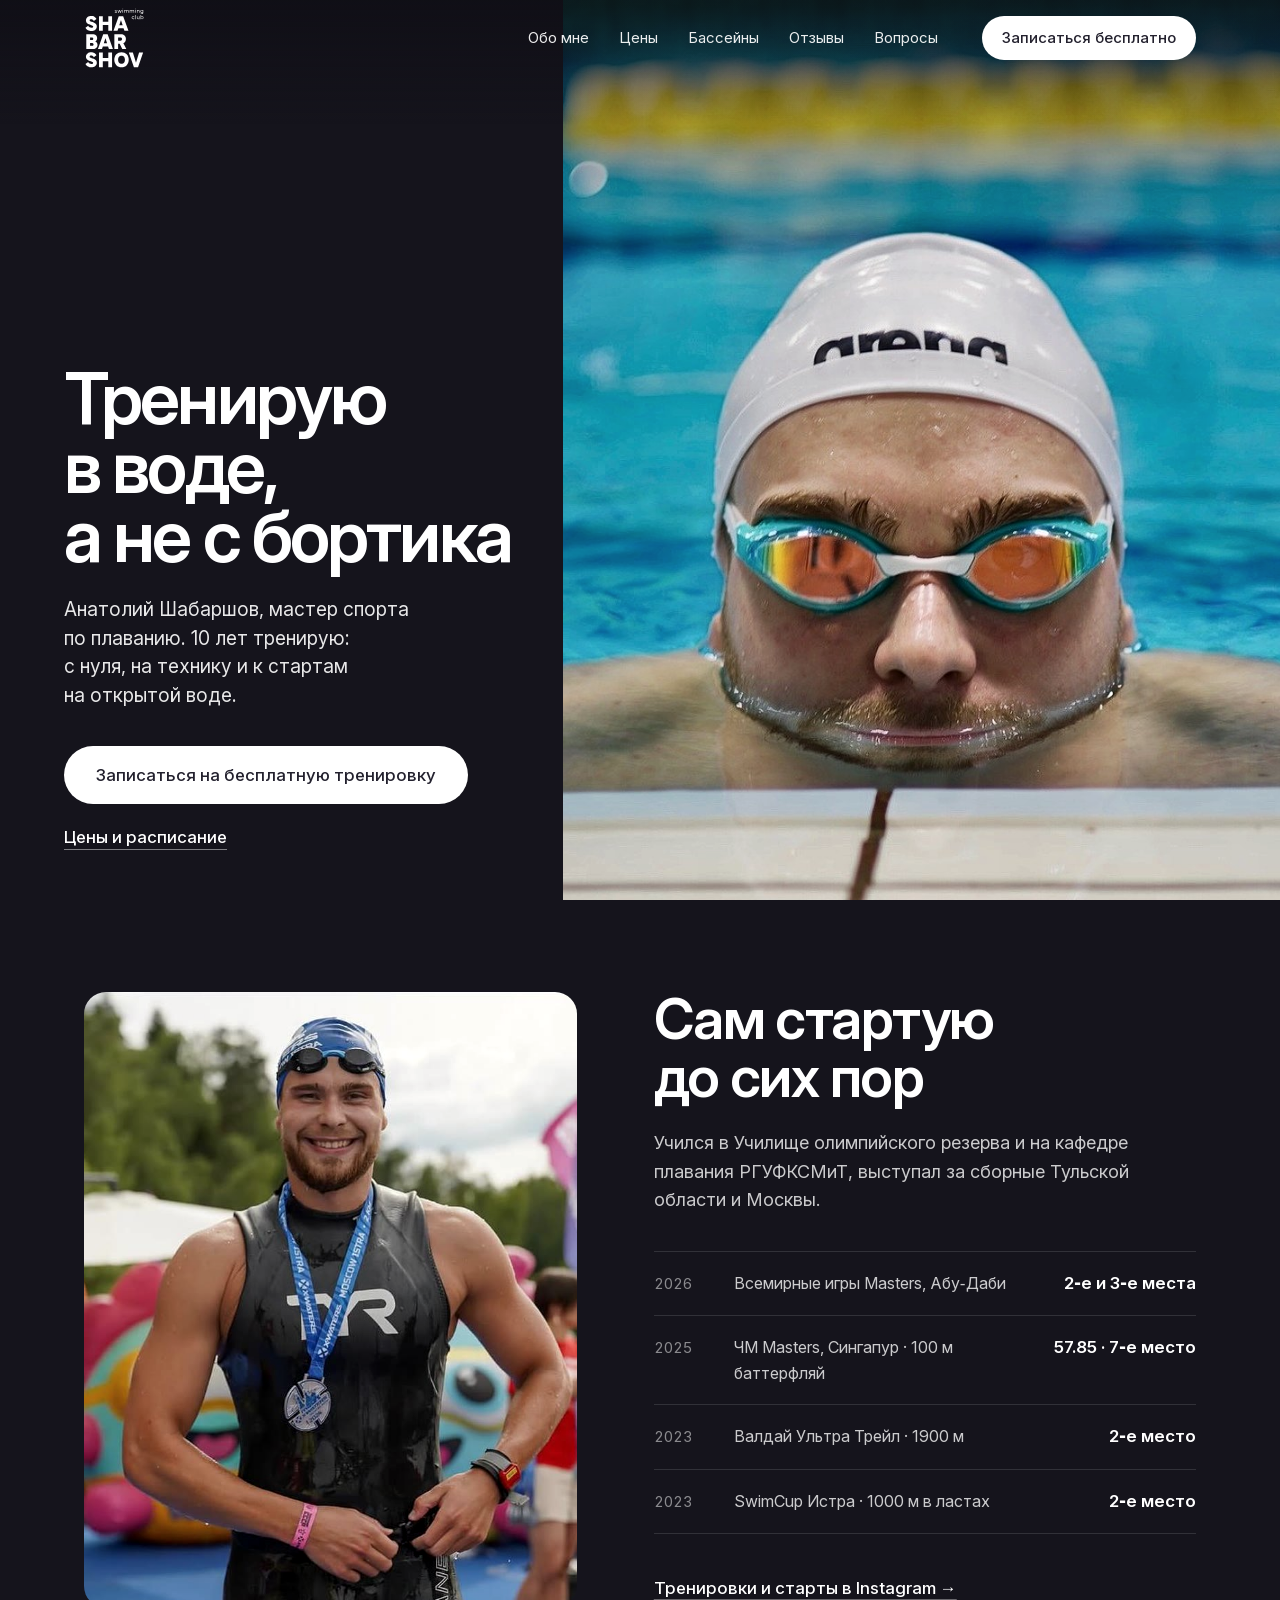
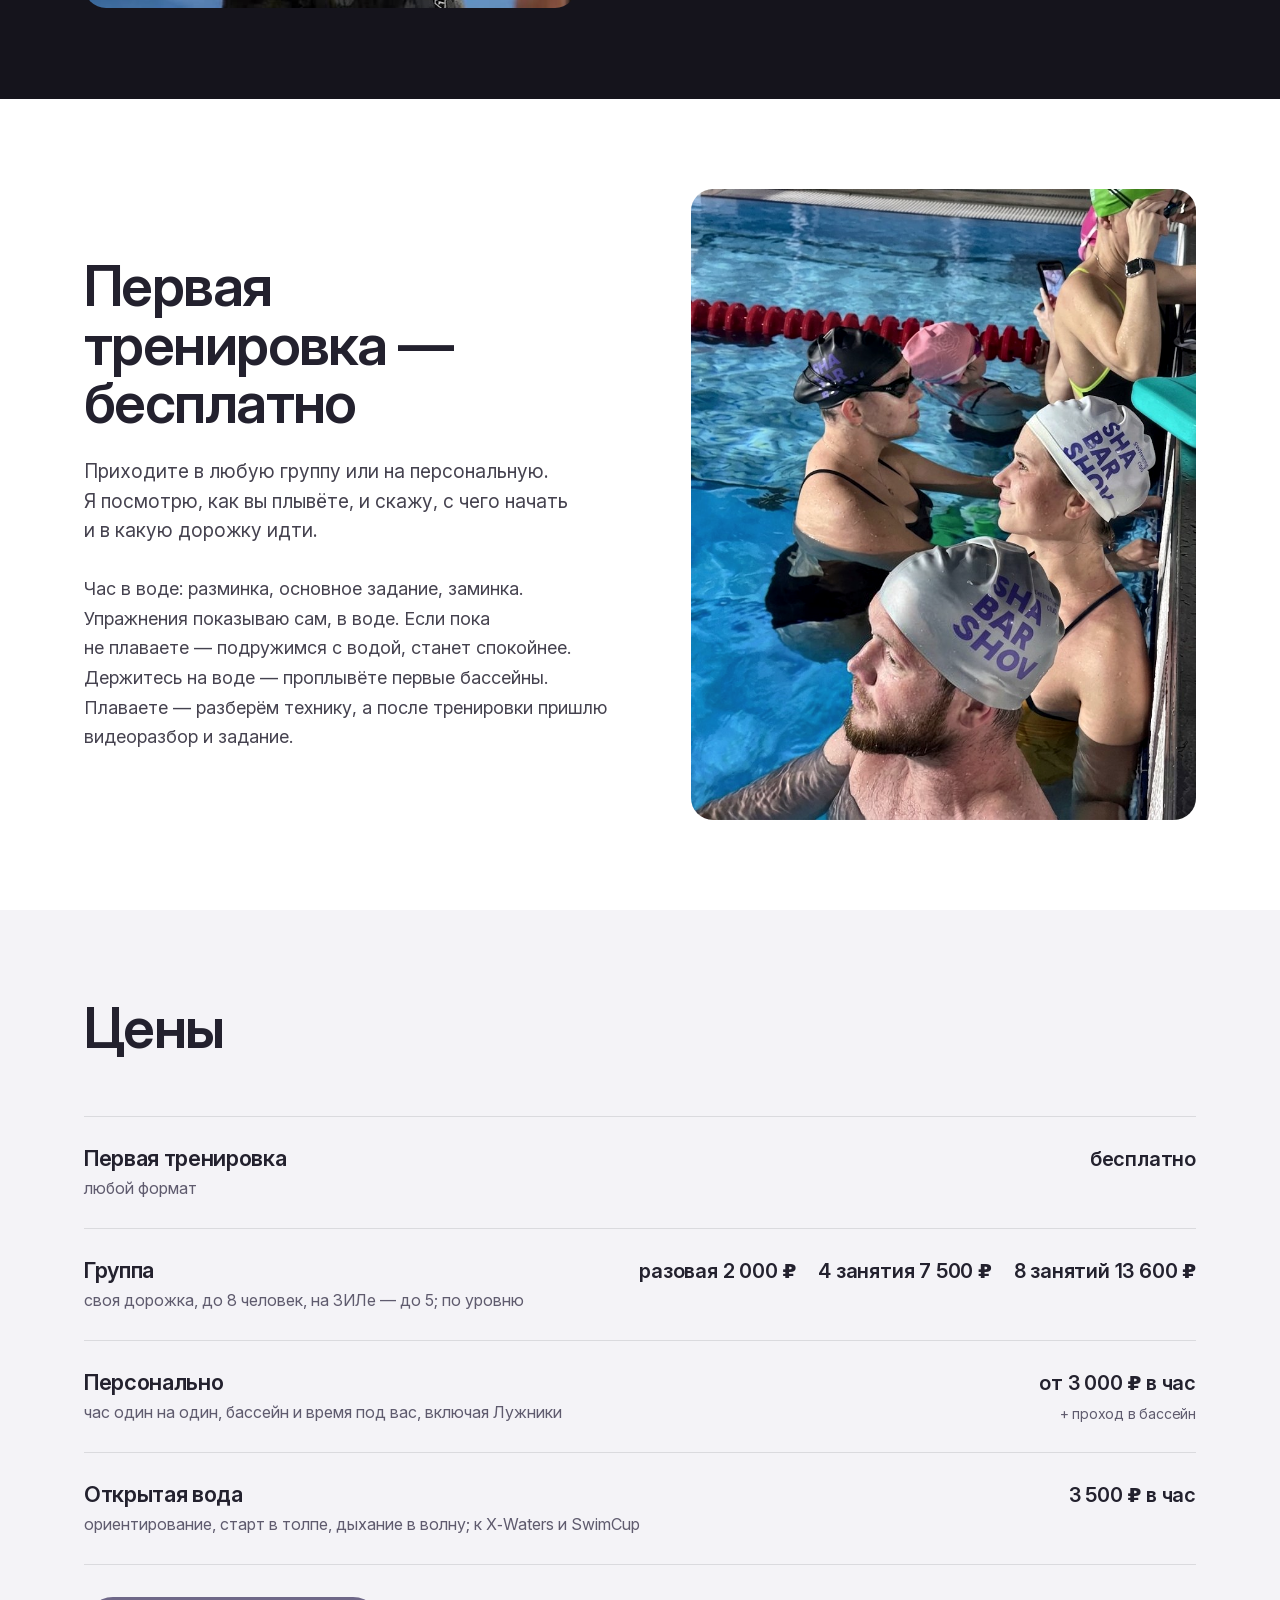
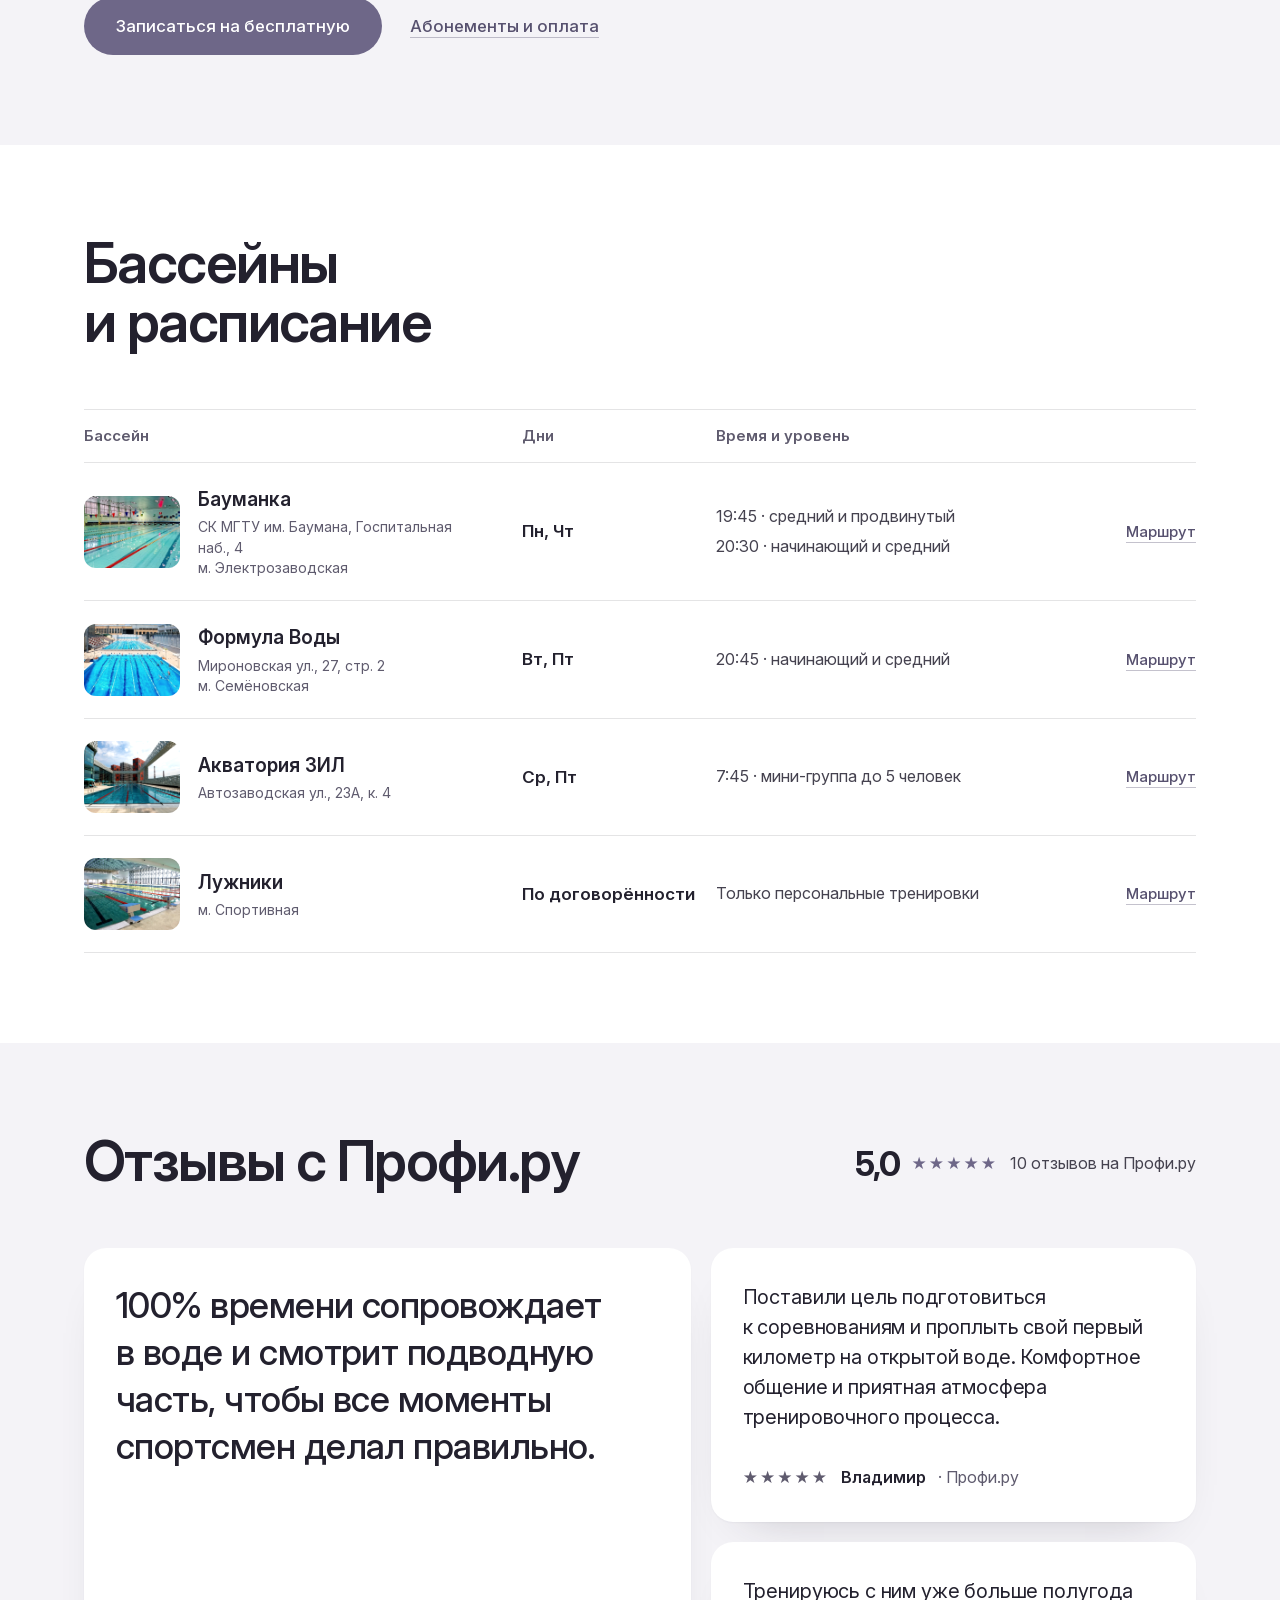
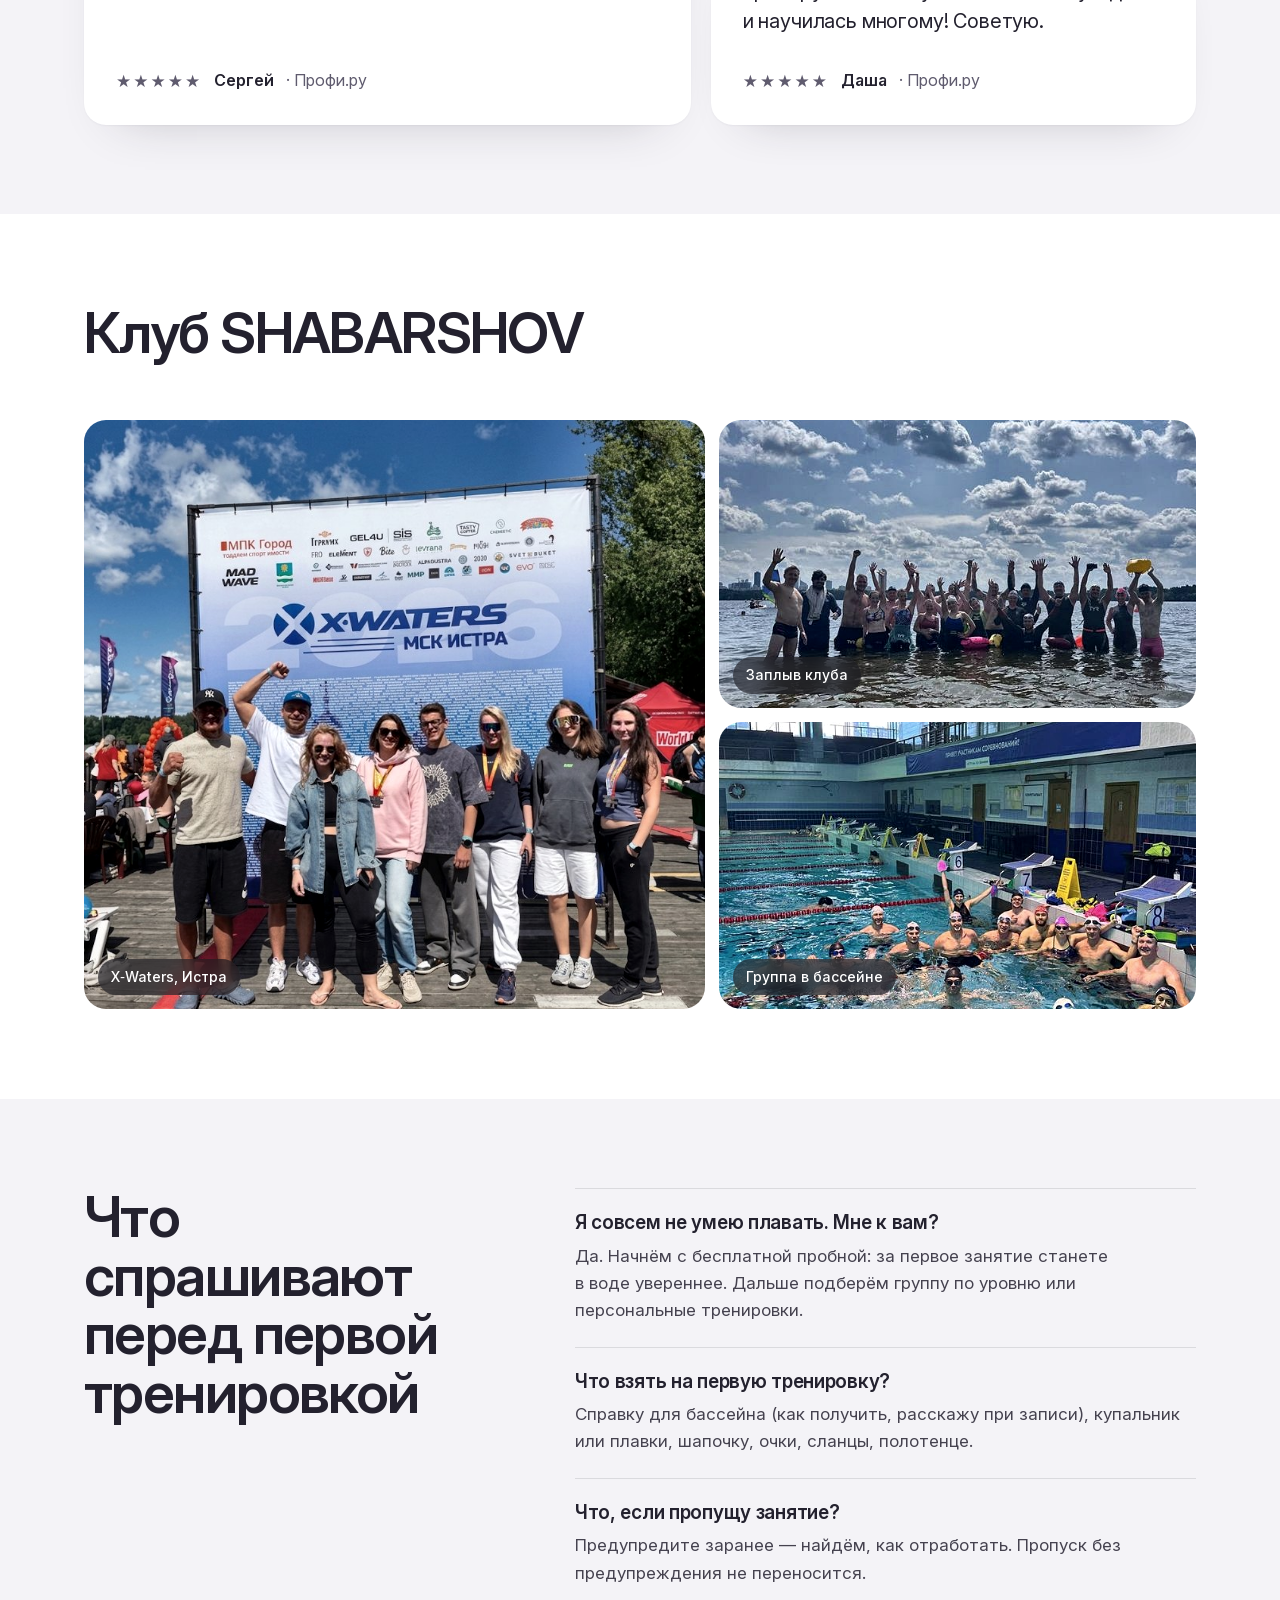
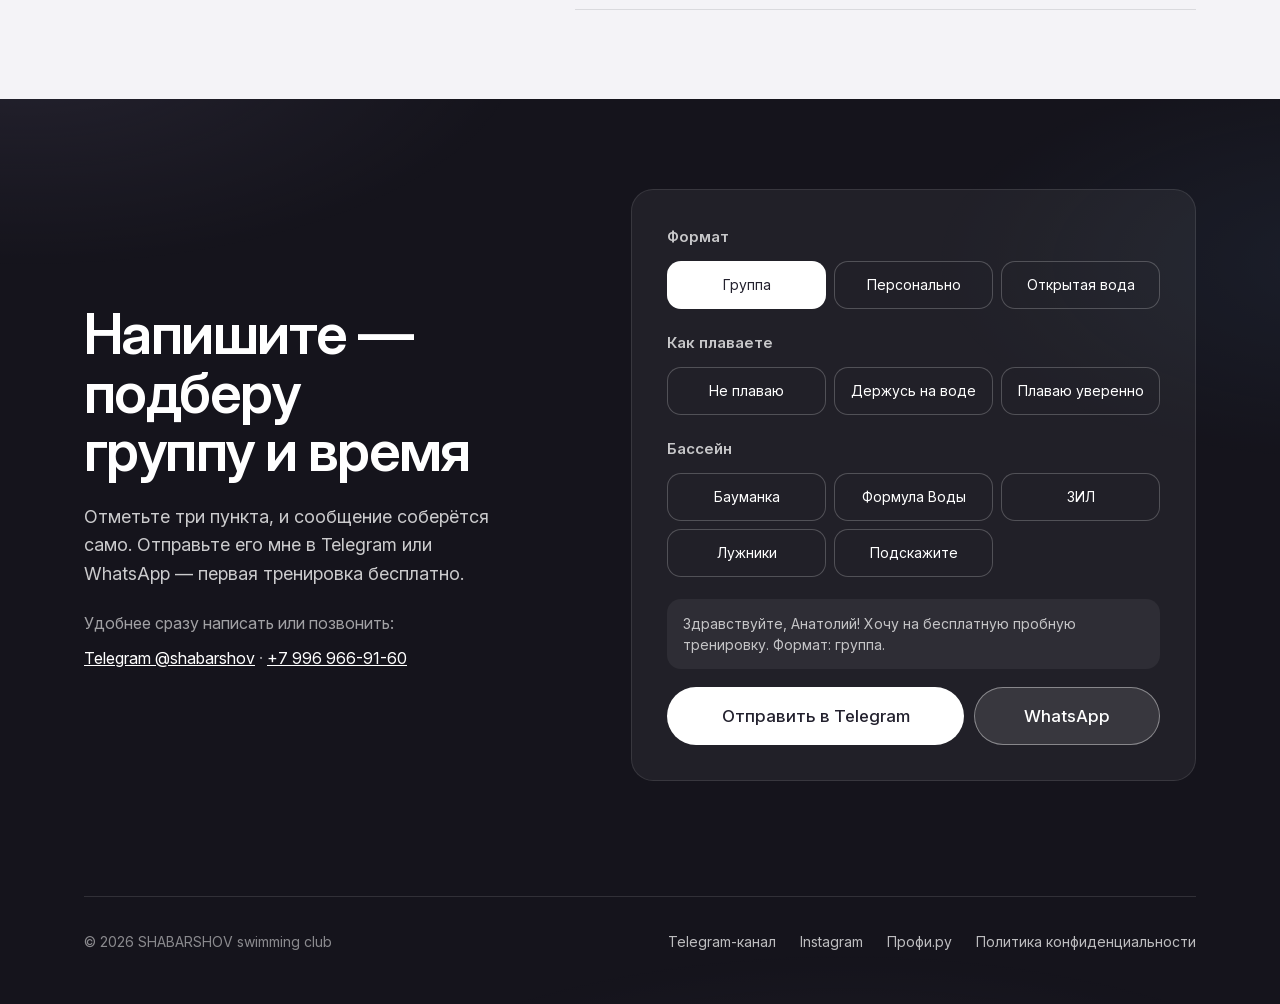
<file: v2/index.html>
<!DOCTYPE html>
<html lang="ru">
<head>
  <meta charset="utf-8">
  <meta name="viewport" content="width=device-width, initial-scale=1, viewport-fit=cover">
  <title>Анатолий Шабаршов — тренер по плаванию в Москве</title>
  <meta name="description" content="Мастер спорта, 10 лет тренирую взрослых. Группы в Бауманке, Формуле Воды и на ЗИЛе, персонально в Лужниках, подготовка к открытой воде. Первая тренировка бесплатно.">
  <meta name="robots" content="noindex">
  <meta property="og:type" content="website">
  <meta property="og:title" content="Анатолий Шабаршов — тренирую в воде, а не с бортика">
  <meta property="og:description" content="Мастер спорта, 10 лет тренерского стажа. Группы и персональные тренировки в Москве. Первая тренировка бесплатно.">
  <meta property="og:image" content="https://akifevav0-droid.github.io/shabarshov/img/og-light.jpg">
  <meta name="theme-color" content="#15141C">
  <link rel="icon" href="../img/icon-light.svg" type="image/svg+xml">
  <link rel="preload" href="../fonts/inter-cyrillic.woff2" as="font" type="font/woff2" crossorigin>
  <link rel="preload" href="../img/wide_goggles.jpg" as="image" fetchpriority="high">
  <script>document.documentElement.classList.add('js')</script>
  <link rel="stylesheet" href="v2.css?v=1789891242">
  <script type="application/ld+json">{"@context":"https://schema.org","@type":"Person","name":"Анатолий Шабаршов","jobTitle":"Тренер по плаванию","url":"https://akifevav0-droid.github.io/shabarshov/","sameAs":["https://www.instagram.com/shabarshov_/","https://t.me/shabarshov","https://profi.ru/profile/ShabarshovAS/"],"workLocation":[{"@type":"SportsActivityLocation","name":"СК МГТУ им. Баумана","address":"Москва, Госпитальная наб.,&nbsp;4, стр. 1"},{"@type":"SportsActivityLocation","name":"Формула Воды","address":"Москва, Мироновская ул., 27, стр. 2"},{"@type":"SportsActivityLocation","name":"Акватория ЗИЛ","address":"Москва, Автозаводская ул., 23А, к. 4"}]}</script>
</head>
<body>

<header class="top" id="top">
  <div class="top__in">
    <a class="top__logo" href="#top" aria-label="SHABARSHOV swimming club — наверх"><span class="logo"></span></a>
    <nav class="top__nav" aria-label="Разделы">
      <a href="#trener">Обо мне</a><a href="#ceny">Цены</a><a href="#raspisanie">Бассейны</a><a href="#otzyvy">Отзывы</a><a href="#voprosy">Вопросы</a>
    </nav>
    <a class="btn btn--sm top__cta" href="#zapis">Записаться бесплатно</a>
    <button class="top__menu" type="button" aria-expanded="false" aria-controls="mnav" aria-label="Меню"><span></span><span></span></button>
  </div>
</header>

<nav class="mnav" id="mnav" aria-label="Меню" hidden><a href="#proba">Пробная тренировка</a><a href="#ceny">Цены</a><a href="#trener">Обо мне</a><a href="#raspisanie">Расписание</a><a href="#otzyvy">Отзывы</a><a href="#voprosy">Вопросы</a><a class="btn btn--dark btn--lg" href="#zapis">Записаться бесплатно</a></nav>

<main>

  <!-- 1. Первый экран -->
  <section class="hero" aria-label="Анатолий Шабаршов, тренер по плаванию">
    <div class="hero__media slides" aria-hidden="true">
      <img width="1600" height="1000" class="slide is-on" src="../img/wide_goggles.jpg" alt="" data-m="50% 45%" data-d="50% 45%">
      <img width="1600" height="1000" class="slide" src="../img/wide_dive.jpg" alt="" data-m="30% 60%" data-d="10% 55%">
      <img width="1600" height="1000" class="slide" src="../img/wide_finish.jpg" alt="" data-m="50% 25%" data-d="50% 25%">
      <img width="1600" height="1000" class="slide" src="../img/wide_pool.jpg" alt="" data-m="45% 40%" data-d="45% 40%">
    </div>
    <div class="hero__shade" aria-hidden="true"></div>
    <div class="hero__in">
      <h1 class="hero__title">Тренирую в&nbsp;воде, а&nbsp;не&nbsp;с&nbsp;бортика</h1>
      <p class="hero__sub">Анатолий Шабаршов, мастер спорта по&nbsp;плаванию. 10&nbsp;лет тренирую: с&nbsp;нуля, на&nbsp;технику и&nbsp;к&nbsp;стартам на&nbsp;открытой воде.</p>
      <div class="hero__btns">
        <a class="btn btn--light btn--lg" href="#zapis">Записаться на&nbsp;бесплатную тренировку</a>
        <a class="hero__more" href="#ceny">Цены и&nbsp;расписание</a>
      </div>
    </div>
  </section>

  <!-- 2. Доказательства цифрами -->

  <!-- 5. Обо мне -->
  <section class="sec sec--dark" id="trener">
    <div class="wrap coach">
      <figure class="coach__photo rv"><img width="720" height="900" src="../img/anatoliy_hero.jpg" alt="Анатолий Шабаршов с медалью после заплыва" loading="lazy"></figure>
      <div class="coach__text rv">
        <h2>Сам стартую до&nbsp;сих пор</h2>
        <p class="coach__lead">Учился в&nbsp;Училище олимпийского резерва и&nbsp;на&nbsp;кафедре плавания РГУФКСМиТ, выступал за&nbsp;сборные Тульской области и&nbsp;Москвы.</p>
        <ul class="results">
          <li><span class="results__y">2026</span><span class="results__t">Всемирные игры Masters, Абу&#8209;Даби</span><b>2&#8209;е и&nbsp;3&#8209;е места</b></li>
          <li><span class="results__y">2025</span><span class="results__t">ЧМ Masters, Сингапур · 100&nbsp;м баттерфляй</span><b>57.85 · 7&#8209;е место</b></li>
          <li><span class="results__y">2023</span><span class="results__t">Валдай Ультра Трейл · 1900&nbsp;м</span><b>2&#8209;е место</b></li>
          <li><span class="results__y">2023</span><span class="results__t">SwimCup Истра · 1000&nbsp;м в&nbsp;ластах</span><b>2&#8209;е место</b></li>
        </ul>
        <a class="link link--light" href="https://www.instagram.com/shabarshov_/" target="_blank" rel="noopener">Тренировки и&nbsp;старты в&nbsp;Instagram →</a>
      </div>
    </div>
  </section>

  <!-- 3. Пробная -->
  <section class="sec" id="proba">
    <div class="wrap split">
      <div class="split__text rv">
        <h2>Первая тренировка&nbsp;— бесплатно</h2>
        <p class="lead">Приходите в&nbsp;любую группу или на&nbsp;персональную. Я&nbsp;посмотрю, как вы&nbsp;плывёте, и&nbsp;скажу, с&nbsp;чего начать и&nbsp;в&nbsp;какую дорожку идти.</p>
        <p class="plain">Час в&nbsp;воде: разминка, основное задание, заминка. Упражнения показываю сам, в&nbsp;воде. Если пока не&nbsp;плаваете&nbsp;— подружимся с&nbsp;водой, станет спокойнее. Держитесь на&nbsp;воде&nbsp;— проплывёте первые бассейны. Плаваете&nbsp;— разберём технику, а&nbsp;после тренировки пришлю видеоразбор и&nbsp;задание.</p>
      </div>
      <figure class="split__photo rv">
        <img width="600" height="750" src="../img/club_2.jpg" alt="Ученики клуба в шапочках SHABARSHOV на тренировке" loading="lazy">
      </figure>
    </div>
  </section>

  <!-- 4. Цены -->
  <section class="sec sec--tint" id="ceny">
    <div class="wrap">
      <h2 class="rv">Цены</h2>
      <div class="plist2 rv">
        <div class="pl"><div class="pl__n"><h3>Первая тренировка</h3><p>любой формат</p></div><div class="pl__p">бесплатно</div></div>
        <div class="pl"><div class="pl__n"><h3>Группа</h3><p>своя дорожка, до&nbsp;8&nbsp;человек, на&nbsp;ЗИЛе&nbsp;— до&nbsp;5; по&nbsp;уровню</p></div><div class="pl__p"><span>разовая 2&nbsp;000&nbsp;₽</span><span>4&nbsp;занятия 7&nbsp;500&nbsp;₽</span><span>8&nbsp;занятий 13&nbsp;600&nbsp;₽</span></div></div>
        <div class="pl"><div class="pl__n"><h3>Персонально</h3><p>час один на&nbsp;один, бассейн и&nbsp;время под вас, включая Лужники</p></div><div class="pl__p">от&nbsp;3&nbsp;000&nbsp;₽ в&nbsp;час <small>+ проход в&nbsp;бассейн</small></div></div>
        <div class="pl"><div class="pl__n"><h3>Открытая вода</h3><p>ориентирование, старт в&nbsp;толпе, дыхание в&nbsp;волну; к&nbsp;X&#8209;Waters и&nbsp;SwimCup</p></div><div class="pl__p">3&nbsp;500&nbsp;₽ в&nbsp;час</div></div>
      </div>
      <div class="prices__foot rv">
        <a class="btn btn--dark btn--lg" href="#zapis">Записаться на&nbsp;бесплатную</a>
        <button class="link js-prices" type="button">Абонементы и&nbsp;оплата</button>
      </div>
    </div>
  </section>


  <!-- 6. Расписание -->
  <section class="sec" id="raspisanie">
    <div class="wrap">
      <h2 class="rv">Бассейны и&nbsp;расписание</h2>
      <div class="table rv" role="table" aria-label="Расписание групп">
        <div class="row row--head" role="row"><span role="columnheader">Бассейн</span><span role="columnheader">Дни</span><span role="columnheader">Время и&nbsp;уровень</span><span role="columnheader"></span></div>
        <div class="row" role="row">
          <span class="row__pool" role="cell"><img width="640" height="400" src="../img/pool_baumanka.jpg" alt="" loading="lazy"><span><b>Бауманка</b><small>СК МГТУ им.&nbsp;Баумана, Госпитальная наб.,&nbsp;4<br>м.&nbsp;Электрозаводская</small></span></span>
          <span class="row__days" role="cell">Пн, Чт</span>
          <span class="row__time" role="cell"><span>19:45&nbsp;· средний и&nbsp;продвинутый</span><span>20:30&nbsp;· начинающий и&nbsp;средний</span></span>
          <span class="row__acts" role="cell"><a class="row__map" href="https://yandex.ru/maps/?text=%D0%93%D0%BE%D1%81%D0%BF%D0%B8%D1%82%D0%B0%D0%BB%D1%8C%D0%BD%D0%B0%D1%8F%20%D0%BD%D0%B0%D0%B1%D0%B5%D1%80%D0%B5%D0%B6%D0%BD%D0%B0%D1%8F%204%20%D1%81%D1%82%D1%80%D0%BE%D0%B5%D0%BD%D0%B8%D0%B5%201%20%D0%B1%D0%B0%D1%81%D1%81%D0%B5%D0%B9%D0%BD%20%D0%9C%D0%93%D0%A2%D0%A3" target="_blank" rel="noopener">Маршрут</a></span>
        </div>
        <div class="row" role="row">
          <span class="row__pool" role="cell"><img width="500" height="312" src="../img/pool_formula.jpg" alt="" loading="lazy"><span><b>Формула Воды</b><small>Мироновская ул., 27, стр.&nbsp;2<br>м.&nbsp;Семёновская</small></span></span>
          <span class="row__days" role="cell">Вт, Пт</span>
          <span class="row__time" role="cell"><span>20:45&nbsp;· начинающий и&nbsp;средний</span></span>
          <span class="row__acts" role="cell"><a class="row__map" href="https://yandex.ru/maps/org/formula_vody/1057488653" target="_blank" rel="noopener">Маршрут</a></span>
        </div>
        <div class="row" role="row">
          <span class="row__pool" role="cell"><img width="640" height="400" src="../img/pool_zil.jpg" alt="" loading="lazy"><span><b>Акватория ЗИЛ</b><small>Автозаводская ул., 23А, к.&nbsp;4</small></span></span>
          <span class="row__days" role="cell">Ср, Пт</span>
          <span class="row__time" role="cell"><span>7:45&nbsp;· мини-группа до&nbsp;5&nbsp;человек</span></span>
          <span class="row__acts" role="cell"><a class="row__map" href="https://yandex.ru/maps/?text=%D0%90%D0%B2%D1%82%D0%BE%D0%B7%D0%B0%D0%B2%D0%BE%D0%B4%D1%81%D0%BA%D0%B0%D1%8F%20%D1%83%D0%BB%D0%B8%D1%86%D0%B0%2023%D0%90%D0%BA4" target="_blank" rel="noopener">Маршрут</a></span>
        </div>
        <div class="row" role="row">
          <span class="row__pool" role="cell"><img width="510" height="318" src="../img/pool_luzhniki.jpg" alt="" loading="lazy"><span><b>Лужники</b><small>м.&nbsp;Спортивная</small></span></span>
          <span class="row__days" role="cell">По&nbsp;договорённости</span>
          <span class="row__time" role="cell"><span>Только персональные тренировки</span></span>
          <span class="row__acts" role="cell"><a class="row__map" href="https://yandex.ru/maps/?text=%D0%9B%D1%83%D0%B6%D0%BD%D0%B8%D0%BA%D0%B8%20%D0%B1%D0%B0%D1%81%D1%81%D0%B5%D0%B9%D0%BD" target="_blank" rel="noopener">Маршрут</a></span>
        </div>
      </div>
    </div>
  </section>

  <!-- 7. Отзывы -->
  <section class="sec sec--tint" id="otzyvy">
    <div class="wrap">
      <div class="head rv">
        <h2>Отзывы с&nbsp;Профи.ру</h2>
        <a class="rating" href="https://profi.ru/profile/ShabarshovAS/" target="_blank" rel="noopener"><b>5,0</b><span class="stars" aria-hidden="true">★★★★★</span><span>10&nbsp;отзывов на&nbsp;Профи.ру</span></a>
      </div>
      <div class="quotes">
        <figure class="quote quote--big rv"><blockquote>100% времени сопровождает в&nbsp;воде и&nbsp;смотрит подводную часть, чтобы все моменты спортсмен делал правильно.</blockquote><figcaption><span class="stars" aria-label="5 из 5">★★★★★</span>Сергей <span>· Профи.ру</span></figcaption></figure>
        <figure class="quote rv"><blockquote>Поставили цель подготовиться к&nbsp;соревнованиям и&nbsp;проплыть свой первый километр на&nbsp;открытой воде. Комфортное общение и&nbsp;приятная атмосфера тренировочного процесса.</blockquote><figcaption><span class="stars" aria-label="5 из 5">★★★★★</span>Владимир <span>· Профи.ру</span></figcaption></figure>
        <figure class="quote rv"><blockquote>Тренируюсь с&nbsp;ним уже больше полугода и&nbsp;научилась многому! Советую.</blockquote><figcaption><span class="stars" aria-label="5 из 5">★★★★★</span>Даша <span>· Профи.ру</span></figcaption></figure>
      </div>
    </div>
  </section>



  <!-- 8. Клуб -->
  <section class="sec" id="klub">
    <div class="wrap">
      <h2 class="rv">Клуб SHABARSHOV</h2>
      <div class="bento">
        <figure class="bento__a rv"><img width="600" height="750" src="../img/club_6.jpg" alt="Команда клуба на X&#8209;Waters Истра" loading="lazy"><figcaption>X&#8209;Waters, Истра</figcaption></figure>
        <figure class="bento__b rv"><img width="600" height="750" src="../img/club_8.jpg" alt="Группа клуба в открытой воде" loading="lazy"><figcaption>Заплыв клуба</figcaption></figure>
        <figure class="bento__c rv"><img width="600" height="750" src="../img/club_4.jpg" alt="Групповая тренировка в бассейне" loading="lazy"><figcaption>Группа в&nbsp;бассейне</figcaption></figure>
      </div>
    </div>
  </section>

  <!-- 9. Вопросы -->
  <section class="sec sec--tint" id="voprosy">
    <div class="wrap faq">
      <h2 class="rv">Что спрашивают перед первой тренировкой</h2>
      <div class="faq__list rv">
        <div class="qa2"><h3>Я&nbsp;совсем не&nbsp;умею плавать. Мне&nbsp;к&nbsp;вам?</h3><p>Да. Начнём с&nbsp;бесплатной пробной: за&nbsp;первое занятие станете в&nbsp;воде увереннее. Дальше подберём группу по&nbsp;уровню или персональные тренировки.</p></div>
        <div class="qa2"><h3>Что взять на&nbsp;первую тренировку?</h3><p>Справку для бассейна (как получить, расскажу при записи), купальник или плавки, шапочку, очки, сланцы, полотенце.</p></div>
        <div class="qa2"><h3>Что, если пропущу занятие?</h3><p>Предупредите заранее&nbsp;— найдём, как отработать. Пропуск без предупреждения не&nbsp;переносится.</p></div>
      </div>
    </div>
  </section>

  <!-- 10. Запись -->
  <section class="sec sec--dark" id="zapis">
    <div class="wrap book">
      <div class="book__text rv">
        <h2>Напишите&nbsp;— подберу группу и&nbsp;время</h2>
        <p>Отметьте три пункта, и&nbsp;сообщение соберётся само. Отправьте его мне в&nbsp;Telegram или WhatsApp&nbsp;— первая тренировка бесплатно.</p>
        <p class="book__contacts">Удобнее сразу написать или позвонить:<br><a href="https://t.me/shabarshov" target="_blank" rel="noopener">Telegram @shabarshov</a> · <a href="tel:+79969669160">+7&nbsp;996&nbsp;966-91-60</a></p>
      </div>
      <form class="quiz rv" id="quiz" onsubmit="return false">
        <fieldset><legend>Формат</legend>
          <label><input type="radio" name="fmt" value="Группа" checked><span>Группа</span></label>
          <label><input type="radio" name="fmt" value="Персонально"><span>Персонально</span></label>
          <label><input type="radio" name="fmt" value="Открытая вода"><span>Открытая вода</span></label>
        </fieldset>
        <fieldset><legend>Как плаваете</legend>
          <label><input type="radio" name="lvl" value="пока не плаваю"><span>Не&nbsp;плаваю</span></label>
          <label><input type="radio" name="lvl" value="держусь на воде"><span>Держусь на&nbsp;воде</span></label>
          <label><input type="radio" name="lvl" value="плаваю уверенно"><span>Плаваю уверенно</span></label>
        </fieldset>
        <fieldset><legend>Бассейн</legend>
          <label><input type="radio" name="pool" value="Бауманка"><span>Бауманка</span></label>
          <label><input type="radio" name="pool" value="Формула Воды"><span>Формула Воды</span></label>
          <label><input type="radio" name="pool" value="Акватория ЗИЛ"><span>ЗИЛ</span></label>
          <label><input type="radio" name="pool" value="Лужники"><span>Лужники</span></label>
          <label><input type="radio" name="pool" value="подскажите"><span>Подскажите</span></label>
        </fieldset>
        <p class="quiz__preview" id="quiz-preview" aria-live="polite"></p>
        <div class="quiz__acts">
          <a class="btn btn--light btn--lg" id="quiz-tg" href="https://t.me/shabarshov" target="_blank" rel="noopener">Отправить в&nbsp;Telegram</a>
          <a class="btn btn--ghost btn--lg" id="quiz-wa" href="https://wa.me/79969669160" target="_blank" rel="noopener">WhatsApp</a>
        </div>
      </form>
    </div>
    <footer class="foot wrap">
      <span>© 2026 SHABARSHOV swimming club</span>
      <nav aria-label="Соцсети"><a href="https://t.me/shabarshov_club" target="_blank" rel="noopener">Telegram-канал</a><a href="https://www.instagram.com/shabarshov_/" target="_blank" rel="noopener">Instagram</a><a href="https://profi.ru/profile/ShabarshovAS/" target="_blank" rel="noopener">Профи.ру</a><a href="../politika.html">Политика конфиденциальности</a></nav>
    </footer>
  </section>

</main>

<a class="dock" id="dock" href="#zapis"><span>Бесплатная тренировка</span><b>Записаться</b></a>

<dialog class="modal" id="prices" aria-labelledby="prices-title">
  <button class="modal__x" type="button" data-close aria-label="Закрыть">×</button>
  <h2 id="prices-title">Абонементы и&nbsp;оплата</h2>
  <p class="modal__h">Группы</p>
  <ul class="plist">
    <li><span><b>Пробная тренировка</b><small>любой формат</small></span><span class="plist__p">Бесплатно</span></li>
    <li><span><b>Разовая</b><small>в&nbsp;любой группе</small></span><span class="plist__p">2&nbsp;000&nbsp;₽</span><a class="plist__pay" href="https://yookassa.ru/my/i/anCYe_NYmOQf/l" target="_blank" rel="noopener">Оплатить</a></li>
    <li><span><b>4 тренировки</b><small>1&nbsp;875&nbsp;₽ за&nbsp;занятие</small></span><span class="plist__p">7&nbsp;500&nbsp;₽</span><a class="plist__pay" href="https://yookassa.ru/my/i/apQmxFM5OBYk/l" target="_blank" rel="noopener">Оплатить</a></li>
    <li><span><b>8 тренировок</b><small>1&nbsp;700&nbsp;₽ за&nbsp;занятие</small></span><span class="plist__p">13&nbsp;600&nbsp;₽</span><a class="plist__pay" href="https://yookassa.ru/my/i/apQml-T_gMen/l" target="_blank" rel="noopener">Оплатить</a></li>
  </ul>
  <p class="modal__h">Индивидуально</p>
  <ul class="plist">
    <li><span><b>Персональная</b><small>+ проход в&nbsp;бассейн</small></span><span class="plist__p">от&nbsp;3&nbsp;000&nbsp;₽</span></li>
    <li><span><b>Открытая вода</b><small>X&#8209;Waters, SwimCup, триатлон</small></span><span class="plist__p">от&nbsp;3&nbsp;500&nbsp;₽</span></li>
  </ul>
  <p class="modal__note">Абонемент действует календарный месяц. Оплата через ЮKassa или переводом на&nbsp;Т&#8209;Банк.</p>
  <a class="btn btn--dark btn--block btn--lg" href="#zapis" data-close>Сначала бесплатная тренировка</a>
</dialog>

<script src="v2.js?v=1789891242"></script>
</body>
</html>
</file>
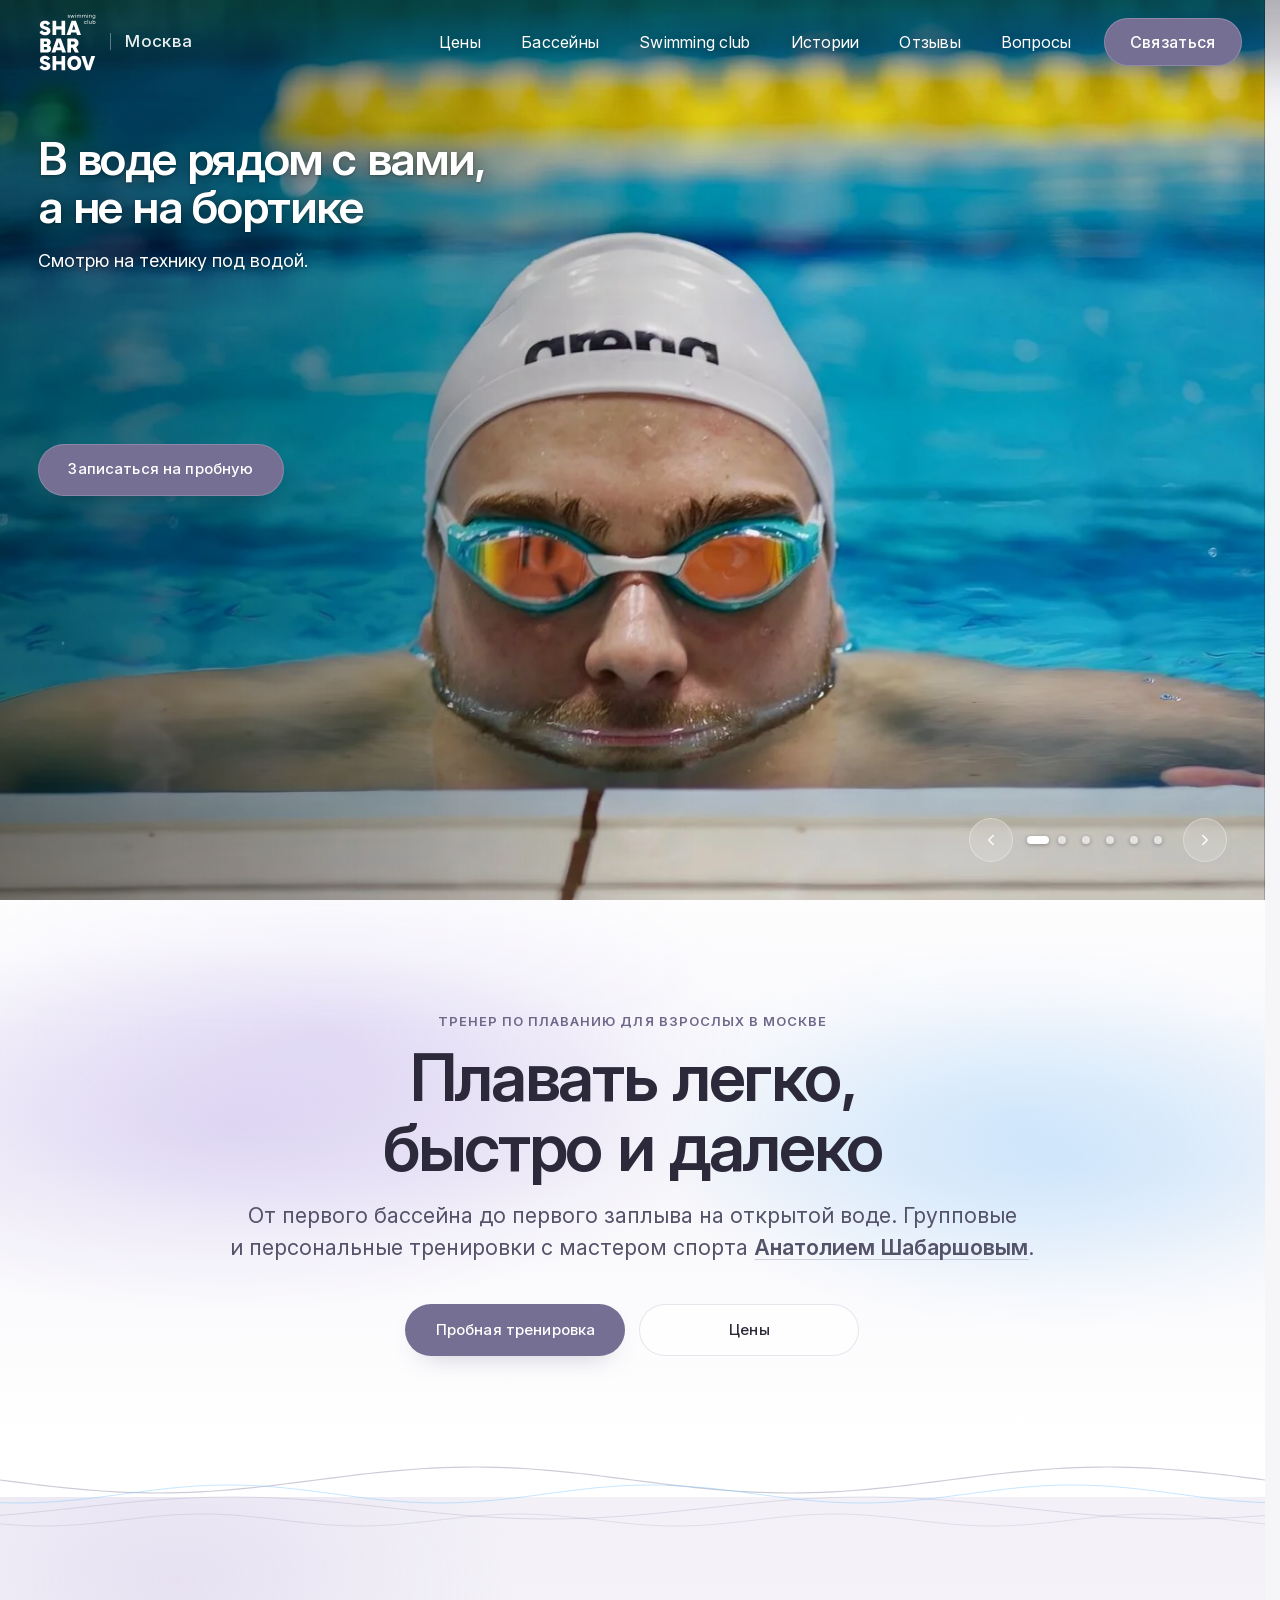
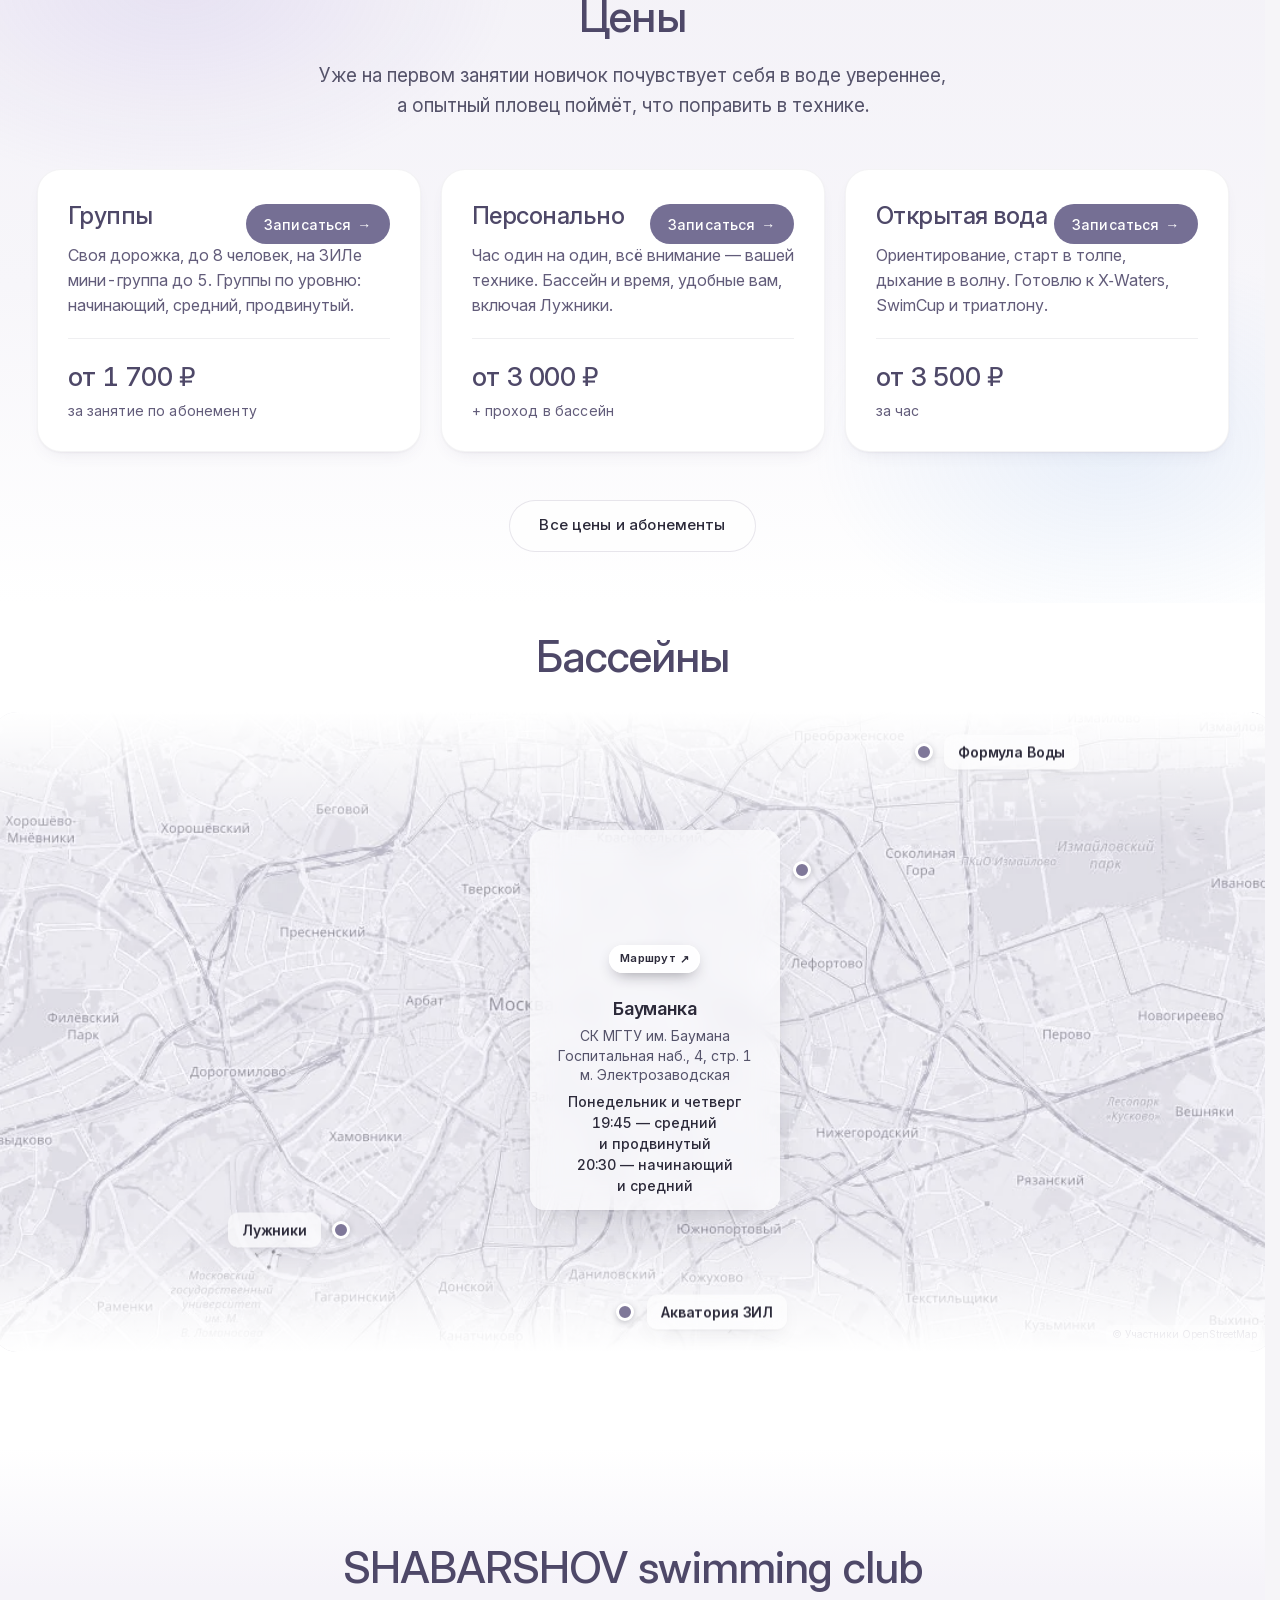
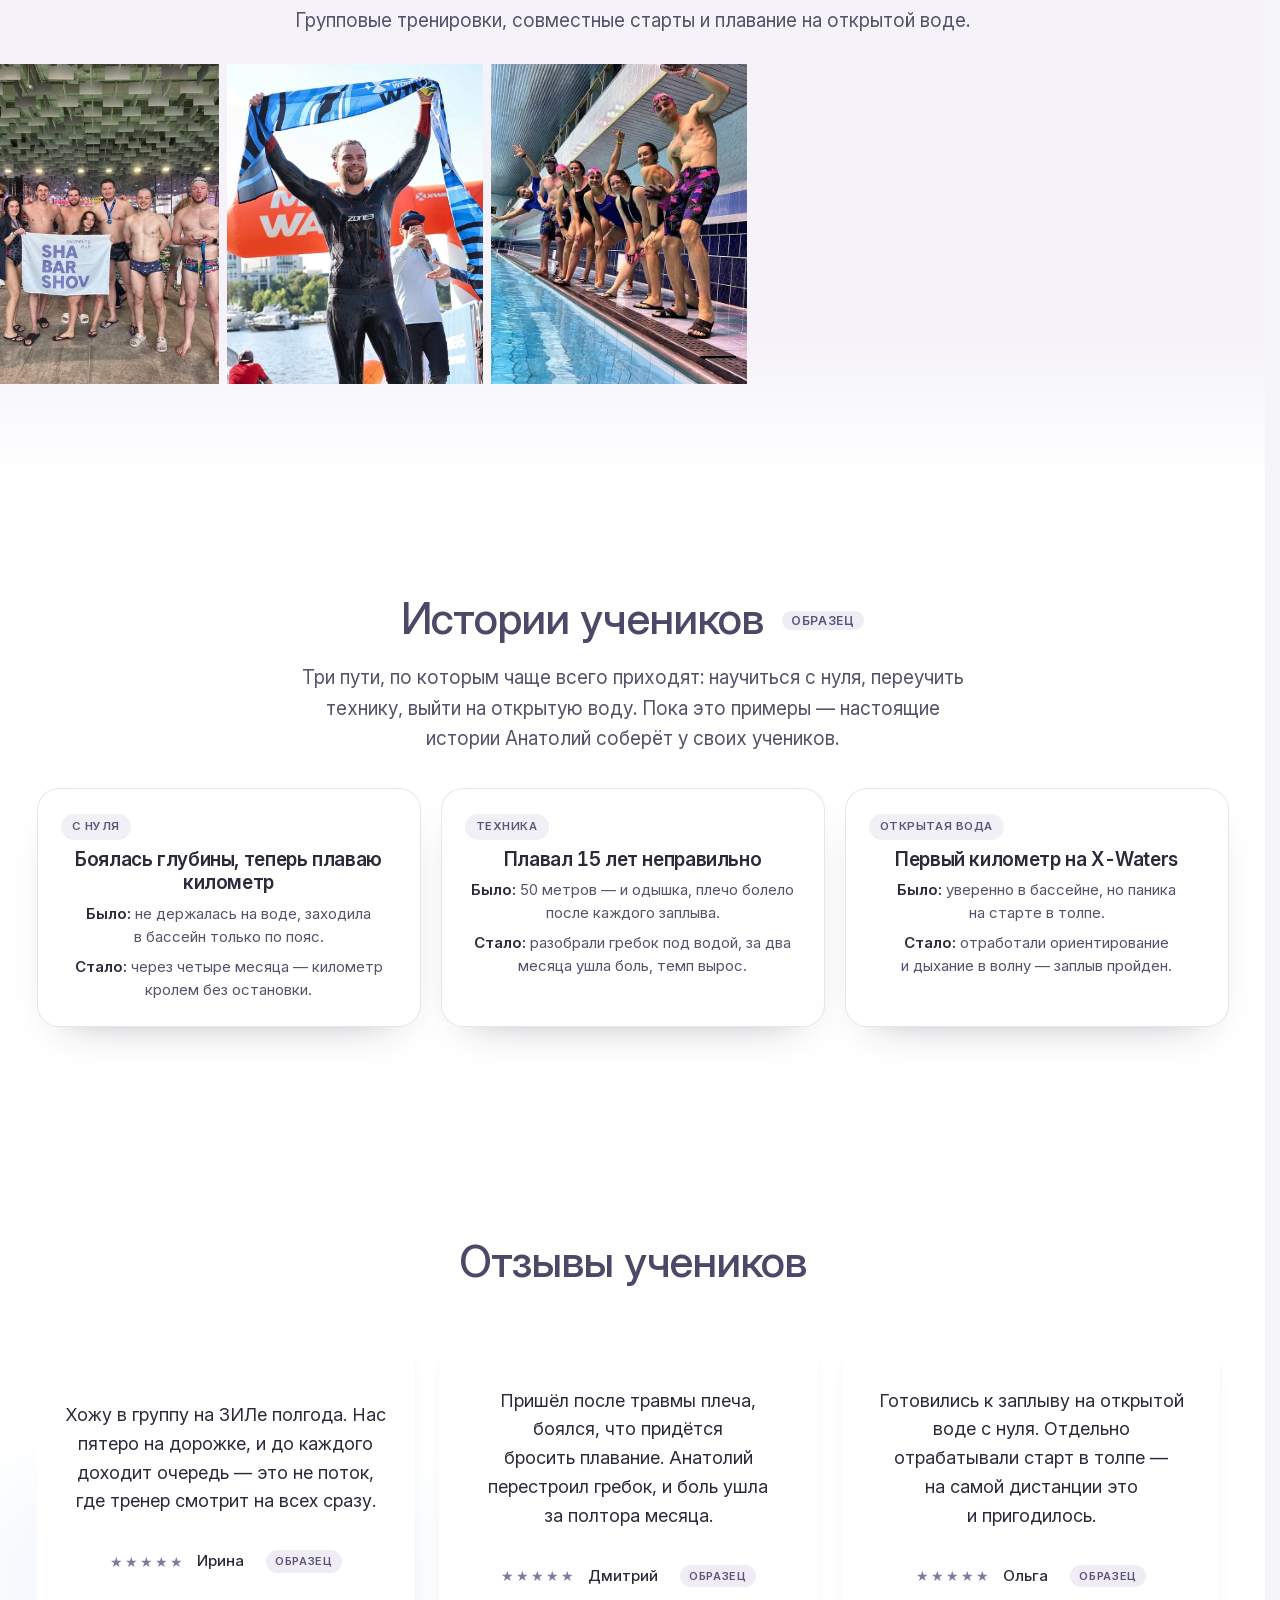
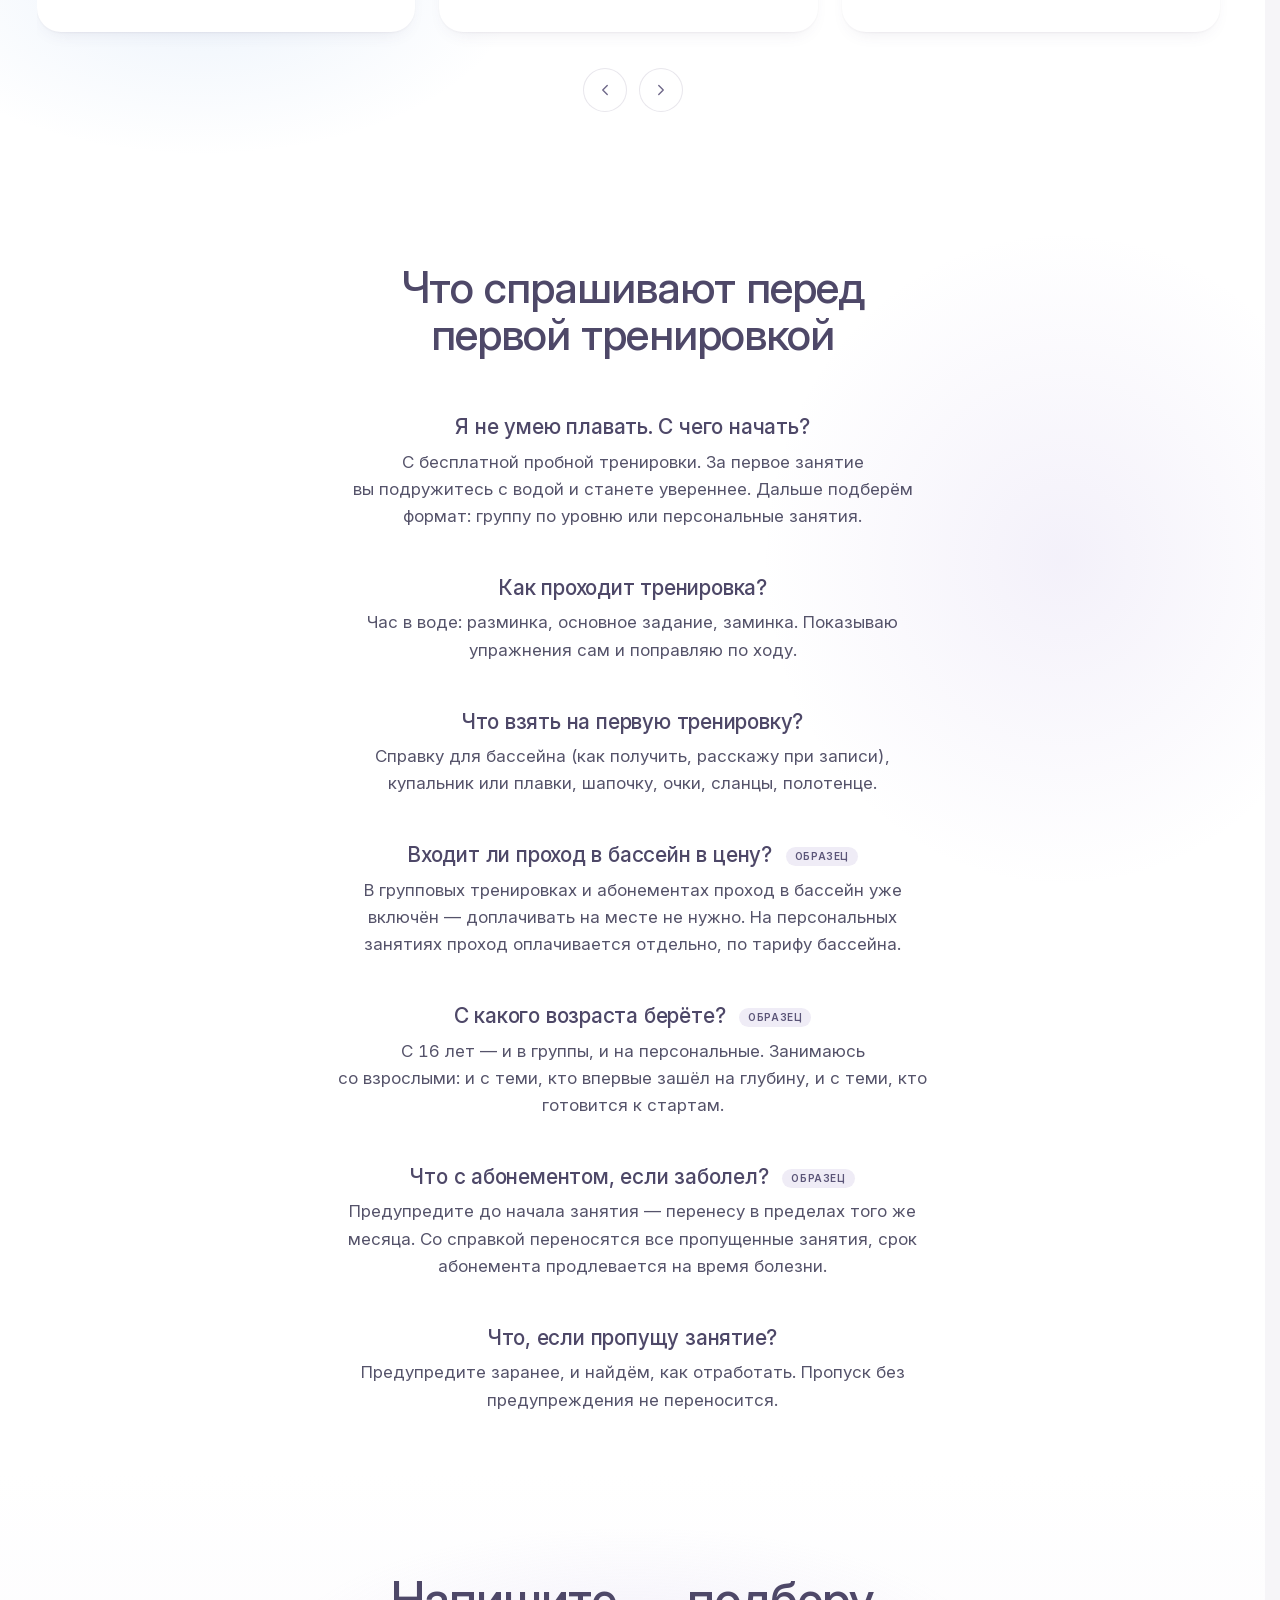
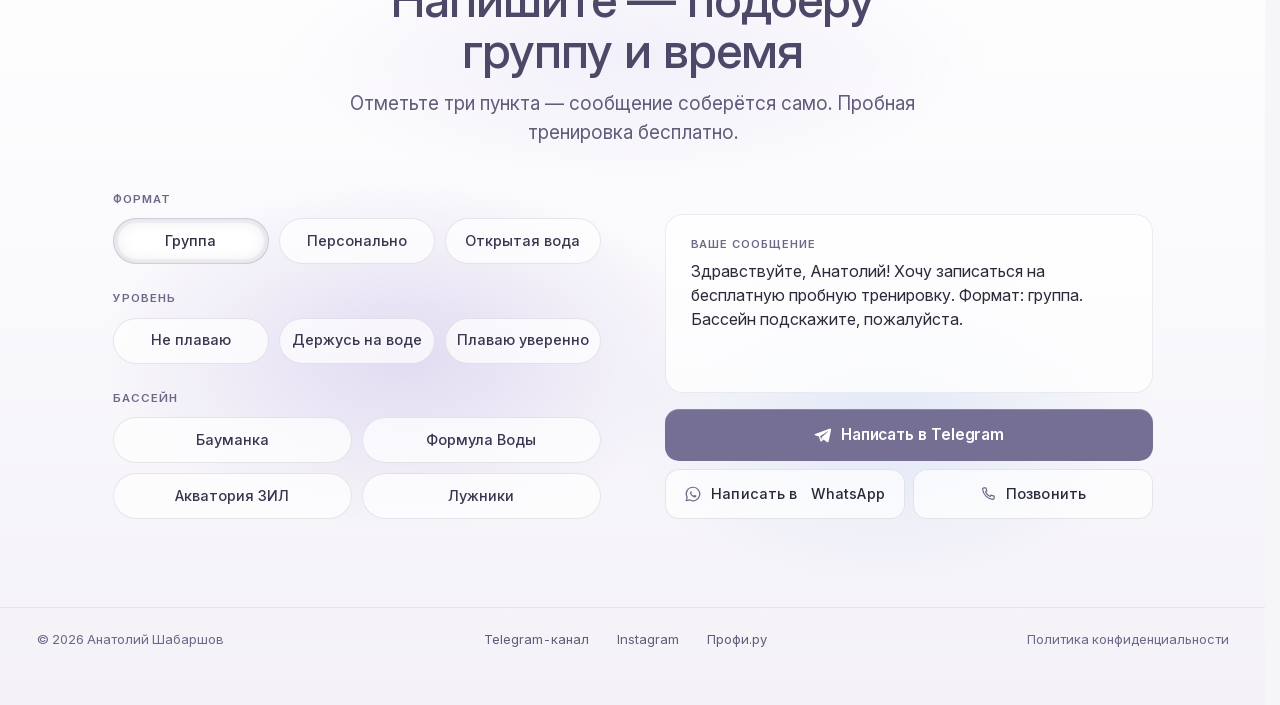
<file: v3/index.html>
<!DOCTYPE html>
<html lang="ru" data-ym="">
<head>
  <meta charset="utf-8">
  <meta name="viewport" content="width=device-width, initial-scale=1, viewport-fit=cover">
  <title>Тренер по плаванию в Москве — Анатолий Шабаршов</title>
  <meta name="description" content="Пробная тренировка бесплатно. Группы и персональные занятия с мастером спорта: Бауманка, Формула Воды, ЗИЛ, Лужники. Открытая вода и триатлон.">
  <meta name="robots" content="noindex, nofollow">
  <link rel="canonical" href="https://akifevav0-droid.github.io/shabarshov/v3/">
  <meta name="theme-color" content="#F6F5F8">
  <link rel="icon" href="img/icon-light.svg" type="image/svg+xml">
  <link rel="apple-touch-icon" href="img/icon-light-180.webp">
  <meta property="og:type" content="website">
  <meta property="og:locale" content="ru_RU">
  <meta property="og:title" content="Анатолий Шабаршов — тренер по плаванию в Москве">
  <meta property="og:description" content="Пробная тренировка бесплатно. Группы и персональные занятия с мастером спорта: Бауманка, Формула Воды, ЗИЛ, Лужники.">
  <meta property="og:url" content="https://akifevav0-droid.github.io/shabarshov/v3/">
  <meta property="og:image" content="https://akifevav0-droid.github.io/shabarshov/v3/img/og-light.jpg">
  <meta property="og:image:width" content="1200">
  <meta property="og:image:height" content="630">
  <meta name="twitter:card" content="summary_large_image">
  <link rel="preload" href="fonts/inter-cyrillic.woff2" as="font" type="font/woff2" crossorigin>
    <script>document.documentElement.classList.add('js')</script>
  <link rel="stylesheet" href="css/style.css?v=1790069085">
  <script type="application/ld+json">{"@context": "https://schema.org", "@graph": [{"@type": "Person", "@id": "https://akifevav0-droid.github.io/shabarshov/v3/#person", "name": "Анатолий Шабаршов", "jobTitle": "Тренер по плаванию", "description": "Мастер спорта по плаванию, тренер для взрослых. Групповые и персональные тренировки в Москве, подготовка к открытой воде и триатлону.", "url": "https://akifevav0-droid.github.io/shabarshov/v3/", "image": "https://akifevav0-droid.github.io/shabarshov/v3/img/anatoliy_hero.jpg", "sameAs": ["https://profi.ru/profile/ShabarshovAS/", "https://www.instagram.com/shabarshov_/", "https://t.me/shabarshov", "https://t.me/shabarshov_club"], "address": {"@type": "PostalAddress", "addressLocality": "Москва", "addressCountry": "RU"}, "alumniOf": ["Училище олимпийского резерва", "РГУФК (РГУФКСМиТ)"], "award": ["Мастер спорта по плаванию", "Всемирные игры Masters, Абу-Даби 2026: 2-е место"]}, {"@type": "SportsOrganization", "@id": "https://akifevav0-droid.github.io/shabarshov/v3/#club", "name": "SHABARSHOV swimming club", "url": "https://akifevav0-droid.github.io/shabarshov/v3/", "founder": {"@id": "https://akifevav0-droid.github.io/shabarshov/v3/#person"}, "areaServed": "Москва", "sport": "Плавание", "makesOffer": [{"@type": "Offer", "price": "0", "priceCurrency": "RUB", "itemOffered": {"@type": "Service", "name": "Пробная тренировка по плаванию"}}, {"@type": "Offer", "price": "13600", "priceCurrency": "RUB", "itemOffered": {"@type": "Service", "name": "Абонемент на 8 групповых тренировок"}}, {"@type": "Offer", "price": "7500", "priceCurrency": "RUB", "itemOffered": {"@type": "Service", "name": "Абонемент на 4 групповые тренировки"}}, {"@type": "Offer", "price": "2000", "priceCurrency": "RUB", "itemOffered": {"@type": "Service", "name": "Разовая групповая тренировка"}}, {"@type": "Offer", "price": "3000", "priceCurrency": "RUB", "description": "от 3 000 ₽ + проход в бассейн", "itemOffered": {"@type": "Service", "name": "Персональная тренировка по плаванию"}}, {"@type": "Offer", "price": "3500", "priceCurrency": "RUB", "description": "за час", "itemOffered": {"@type": "Service", "name": "Тренировка на открытой воде"}}], "aggregateRating": {"@type": "AggregateRating", "ratingValue": "5", "bestRating": "5", "reviewCount": "10"}, "review": [{"@type": "Review", "author": {"@type": "Person", "name": "Юлия"}, "datePublished": "2023-02-07", "reviewRating": {"@type": "Rating", "ratingValue": "5", "bestRating": "5"}, "reviewBody": "Мне все нравится! Большой плюс в том, что тренер плавает с тобой рядом в воде, а не кричит с бортиков на весь бассейн."}, {"@type": "Review", "author": {"@type": "Person", "name": "Сергей"}, "datePublished": "2021-09-29", "reviewRating": {"@type": "Rating", "ratingValue": "5", "bestRating": "5"}, "reviewBody": "Анатолий профессионал своего дела, 100% времени сопровождает в воде и смотрит подводную часть, чтобы все моменты спортсмен делал правильно. Тренировочная программа подобрана идеально для моих целей."}, {"@type": "Review", "author": {"@type": "Person", "name": "Елена"}, "datePublished": "2023-02-01", "reviewRating": {"@type": "Rating", "ratingValue": "5", "bestRating": "5"}, "reviewBody": "Тренер хорошо объясняет, уже после занятий вижу улучшения техники, всегда пунктуален."}, {"@type": "Review", "author": {"@type": "Person", "name": "Руслан"}, "datePublished": "2023-10-24", "reviewRating": {"@type": "Rating", "ratingValue": "5", "bestRating": "5"}, "reviewBody": "Максимально дружелюбный, комфортный в работе, пунктуальный и внимательный тренер."}]}, {"@type": "SportsActivityLocation", "@id": "https://akifevav0-droid.github.io/shabarshov/v3/#pool1", "name": "Бассейн СК МГТУ им. Баумана", "sport": "Плавание", "parentOrganization": {"@id": "https://akifevav0-droid.github.io/shabarshov/v3/#club"}, "address": {"@type": "PostalAddress", "streetAddress": "Госпитальная наб., 4, стр. 1", "addressLocality": "Москва", "addressCountry": "RU"}, "openingHoursSpecification": [{"@type": "OpeningHoursSpecification", "dayOfWeek": ["Monday", "Thursday"], "opens": "19:45"}, {"@type": "OpeningHoursSpecification", "dayOfWeek": ["Monday", "Thursday"], "opens": "20:30"}], "description": "Группы: 19:45 средний и продвинутый уровень, 20:30 начинающий и средний, м. Электрозаводская"}, {"@type": "SportsActivityLocation", "@id": "https://akifevav0-droid.github.io/shabarshov/v3/#pool2", "name": "Формула Воды", "sport": "Плавание", "parentOrganization": {"@id": "https://akifevav0-droid.github.io/shabarshov/v3/#club"}, "address": {"@type": "PostalAddress", "streetAddress": "Мироновская ул., 27, стр. 2", "addressLocality": "Москва", "addressCountry": "RU"}, "openingHoursSpecification": [{"@type": "OpeningHoursSpecification", "dayOfWeek": ["Tuesday", "Friday"], "opens": "20:45"}], "description": "Группа начинающего и среднего уровня, м. Семёновская"}, {"@type": "SportsActivityLocation", "@id": "https://akifevav0-droid.github.io/shabarshov/v3/#pool3", "name": "Акватория ЗИЛ", "sport": "Плавание", "parentOrganization": {"@id": "https://akifevav0-droid.github.io/shabarshov/v3/#club"}, "address": {"@type": "PostalAddress", "streetAddress": "Автозаводская ул., 23А к4", "addressLocality": "Москва", "addressCountry": "RU"}, "openingHoursSpecification": [{"@type": "OpeningHoursSpecification", "dayOfWeek": ["Wednesday", "Friday"], "opens": "07:45"}], "description": "Мини-группа до 5 человек"}, {"@type": "SportsActivityLocation", "@id": "https://akifevav0-droid.github.io/shabarshov/v3/#pool4", "name": "Лужники", "sport": "Плавание", "parentOrganization": {"@id": "https://akifevav0-droid.github.io/shabarshov/v3/#club"}, "address": {"@type": "PostalAddress", "addressLocality": "Москва", "addressCountry": "RU"}, "description": "Персональные тренировки по договорённости, м. Спортивная"}, {"@type": "FAQPage", "mainEntity": [{"@type": "Question", "name": "Я не умею плавать. С чего начать?", "acceptedAnswer": {"@type": "Answer", "text": "С бесплатной пробной тренировки. За первое занятие вы подружитесь с водой и станете увереннее. Дальше подберём формат: группу по уровню или персональные занятия."}}, {"@type": "Question", "name": "Что взять на первую тренировку?", "acceptedAnswer": {"@type": "Answer", "text": "Справку для бассейна (как получить, расскажу при записи), купальник или плавки, шапочку, очки, сланцы, полотенце."}}, {"@type": "Question", "name": "Как проходит тренировка?", "acceptedAnswer": {"@type": "Answer", "text": "Час в воде: разминка, основное задание, заминка. Показываю упражнения сам и поправляю по ходу."}}, {"@type": "Question", "name": "Что, если пропущу занятие?", "acceptedAnswer": {"@type": "Answer", "text": "Предупредите заранее, и найдём, как отработать. Пропуск без предупреждения не переносится."}}]}]}</script>
</head>
<body>

<a class="skip" href="#zapis">К записи</a>

<header class="nav is-top" id="top">
  <div class="wrap nav__in">
    <a class="nav__brand" href="#top" aria-label="SHABARSHOV swimming club — наверх"><span class="logo logo--nav"></span><span class="nav__city">Москва</span></a>
    <nav class="nav__links" aria-label="Разделы">
      <a href="#formaty">Цены</a><a href="#gde">Бассейны</a><a href="#club"><span class="nav-l">SHABARSHOV swimming club</span><span class="nav-s">Swimming club</span></a><a href="#istorii">Истории</a><a href="#otzyvy">Отзывы</a><a href="#faq">Вопросы</a>
    </nav>
    <a class="nav__cta js-book" href="#zapis" data-msg="Здравствуйте, Анатолий! Хочу записаться на бесплатную пробную тренировку.">Связаться</a>
    <button class="nav__burger" type="button" aria-label="Меню" aria-expanded="false" aria-controls="menu" data-menu><span></span><span></span></button>
  </div>
</header>

<div class="menu" id="menu" hidden role="dialog" aria-modal="true" aria-label="Разделы сайта">
  <div class="menu__box">
    <div class="menu__top">
      <span class="menu__ttl">Разделы</span>
      <button class="sheet__x menu__x" type="button" data-close aria-label="Закрыть меню"></button>
    </div>
    <nav class="menu__links" aria-label="Разделы сайта">
      <a href="#formaty">Цены<small>Группы, персонально, открытая вода</small></a>
      <a href="#gde">Бассейны<small>Бауманка, Формула Воды, ЗИЛ, Лужники</small></a>
      <a href="#club">SHABARSHOV swimming club<small>Как мы тренируемся</small></a>
      <a href="#istorii">Истории учеников<small>С нуля, техника, открытая вода</small></a>
      <a href="#otzyvy">Отзывы<small>Что говорят ученики</small></a>
      <a href="#faq">Вопросы<small>Что спрашивают перед первой тренировкой</small></a>
    </nav>
    <a class="btn menu__cta js-book" href="#zapis" data-msg="Здравствуйте, Анатолий! Хочу записаться на бесплатную пробную тренировку.">Записаться на&nbsp;пробную</a>
  </div>
</div>

<main>

  <!-- 1. Первый экран: заголовок и фото -->
  <section class="anchor trener-top" id="trener">
    <div>
      <div class="portret">
        <div class="portret__photo slides"><img class="slide is-on" fetchpriority="high" src="img/hero/wide_goggles-1600.webp" srcset="img/hero/wide_goggles-1600.webp 1600w, img/hero/wide_goggles-2880.webp 2880w" sizes="(max-width: 734px) 270vw, 100vw" width="1600" height="1000" alt="Анатолий Шабаршов в воде у бортика бассейна" loading="eager" decoding="async"><img class="slide" src="img/hero/wide_doha-1600.webp" srcset="img/hero/wide_doha-1600.webp 1600w, img/hero/wide_doha-2880.webp 2880w" sizes="(max-width: 734px) 270vw, 100vw" width="1600" height="1000" alt="Анатолий Шабаршов у открытого бассейна на закате, Доха" aria-hidden="true" loading="lazy" decoding="async"><img class="slide" src="img/hero/wide_dive-1600.webp" srcset="img/hero/wide_dive-1600.webp 1600w, img/hero/wide_dive-2880.webp 2880w" sizes="(max-width: 734px) 270vw, 100vw" width="1600" height="1000" alt="Анатолий Шабаршов в прыжке со стартовой тумбы" aria-hidden="true" loading="lazy" decoding="async"><img class="slide" src="img/hero/wide_pool-1600.webp" srcset="img/hero/wide_pool-1600.webp 1600w, img/hero/wide_pool-2880.webp 2880w" sizes="(max-width: 734px) 270vw, 100vw" width="1600" height="1000" alt="Анатолий Шабаршов в воде у дорожки бассейна" aria-hidden="true" loading="lazy" decoding="async"><img class="slide" src="img/hero/wide_finish-1600.webp" srcset="img/hero/wide_finish-1600.webp 1600w, img/hero/wide_finish-2880.webp 2880w" sizes="(max-width: 734px) 270vw, 100vw" width="1600" height="1000" alt="Анатолий Шабаршов на финише заплыва на открытой воде" aria-hidden="true" loading="lazy" decoding="async"><img class="slide" src="img/hero/wide_underwater-1600.webp" srcset="img/hero/wide_underwater-1600.webp 1600w, img/hero/wide_underwater-2880.webp 2880w" sizes="(max-width: 734px) 270vw, 100vw" width="1600" height="1000" alt="Анатолий Шабаршов плывёт кролем, съёмка под водой" aria-hidden="true" loading="lazy" decoding="async"></div>
      <div class="portret__card">
        <div class="caps" aria-live="polite">
          <div class="cap is-on"><p class="cap__h">В воде рядом с&nbsp;вами,<br>а&nbsp;не&nbsp;на&nbsp;бортике</p><p>Смотрю на&nbsp;технику под водой.</p></div>
          <div class="cap" aria-hidden="true"><p class="cap__h">Сам стартую до&nbsp;сих пор</p><ul class="cap__res">
            <li><span class="y">2026</span><span class="t"><span class="t-l">Всемирные игры Masters, Абу&#8209;Даби</span><span class="t-s">Абу&#8209;Даби, Masters</span></span><b>2&#8209;е место</b></li>
            <li><span class="y">2025</span><span class="t"><span class="t-l">ЧМ Masters, Сингапур, 100&nbsp;м баттерфляй</span><span class="t-s">Сингапур, ЧМ Masters</span></span><b>7&#8209;е место</b></li>
            <li><span class="y">2023</span><span class="t"><span class="t-l">Валдай Ультра Трейл, 1900&nbsp;м</span><span class="t-s">Валдай, 1900&nbsp;м</span></span><b>2&#8209;е место</b></li>
            <li><span class="y">2023</span><span class="t"><span class="t-l">SwimCup Истра, 1000&nbsp;м в&nbsp;ластах</span><span class="t-s">Истра, 1000&nbsp;м в&nbsp;ластах</span></span><b>2&#8209;е место</b></li>
          </ul></div>
          <div class="cap" aria-hidden="true"><p class="cap__h">Мастер спорта по&nbsp;плаванию</p><p>Училище олимпийского резерва, РГУФКСМиТ, сборные Тульской области и&nbsp;Москвы.</p></div>
          <div class="cap" aria-hidden="true"><p class="cap__h">Пробная тренировка&nbsp;— бесплатно</p><p>Посмотрю, как вы&nbsp;плывёте, и&nbsp;скажу, с&nbsp;чего начать и&nbsp;в&nbsp;какую группу идти.</p></div>
          <div class="cap" aria-hidden="true"><p class="cap__h">Готовлю к&nbsp;открытой воде</p><p>X&#8209;Waters и&nbsp;SwimCup: ориентирование, старт в&nbsp;толпе, дыхание в&nbsp;волну.</p></div>
          <div class="cap" aria-hidden="true"><p class="cap__h">Разбираю технику под&nbsp;водой</p><p>Гребок, дыхание, положение тела&nbsp;— поправляю прямо на&nbsp;дорожке.</p></div>
        </div>
        <div class="portret__cta">
          <a class="btn js-book" href="#zapis" data-msg="Здравствуйте, Анатолий! Хочу записаться на бесплатную пробную тренировку.">Записаться на&nbsp;пробную</a>
        </div>
        <div class="portret__side"></div>
      </div>
      </div>
    </div>
  </section>

  <!-- 2. Тренер -->
  <section class="hero">
    <div class="wrap hero__in">
      <div class="hero__text">
        <h1 class="hero__title rv"><span class="hero__eyebrow">Тренер по&nbsp;плаванию для&nbsp;взрослых в&nbsp;Москве</span>Плавать <em>легко</em>,<br>быстро и&nbsp;далеко</h1>
        <p class="hero__sub rv">От&nbsp;первого бассейна до&nbsp;первого заплыва на&nbsp;открытой воде. Групповые и&nbsp;персональные тренировки с&nbsp;мастером спорта <a class="name" href="https://www.instagram.com/shabarshov_/" target="_blank" rel="noopener">Анатолием&nbsp;Шабаршовым</a>.</p>
        <div class="hero__btns rv">
          <a class="btn js-book" href="#zapis" data-msg="Здравствуйте, Анатолий! Хочу записаться на бесплатную пробную тренировку.">Пробная тренировка</a>
          <a class="btn btn--outline" href="#formaty">Цены</a>
        </div>
      </div>
    </div>
    <div class="wave" aria-hidden="true"><svg class="wave__l wave__l1" viewBox="0 0 2880 90" preserveAspectRatio="none"><path d="M0 28.00 L12 29.36 L24 30.70 L36 32.02 L48 33.29 L60 34.50 L72 35.64 L84 36.70 L96 37.66 L108 38.52 L120 39.26 L132 39.88 L144 40.36 L156 40.72 L168 40.93 L180 41.00 L192 40.93 L204 40.72 L216 40.36 L228 39.88 L240 39.26 L252 38.52 L264 37.66 L276 36.70 L288 35.64 L300 34.50 L312 33.29 L324 32.02 L336 30.70 L348 29.36 L360 28.00 L372 26.64 L384 25.30 L396 23.98 L408 22.71 L420 21.50 L432 20.36 L444 19.30 L456 18.34 L468 17.48 L480 16.74 L492 16.12 L504 15.64 L516 15.28 L528 15.07 L540 15.00 L552 15.07 L564 15.28 L576 15.64 L588 16.12 L600 16.74 L612 17.48 L624 18.34 L636 19.30 L648 20.36 L660 21.50 L672 22.71 L684 23.98 L696 25.30 L708 26.64 L720 28.00 L732 29.36 L744 30.70 L756 32.02 L768 33.29 L780 34.50 L792 35.64 L804 36.70 L816 37.66 L828 38.52 L840 39.26 L852 39.88 L864 40.36 L876 40.72 L888 40.93 L900 41.00 L912 40.93 L924 40.72 L936 40.36 L948 39.88 L960 39.26 L972 38.52 L984 37.66 L996 36.70 L1008 35.64 L1020 34.50 L1032 33.29 L1044 32.02 L1056 30.70 L1068 29.36 L1080 28.00 L1092 26.64 L1104 25.30 L1116 23.98 L1128 22.71 L1140 21.50 L1152 20.36 L1164 19.30 L1176 18.34 L1188 17.48 L1200 16.74 L1212 16.12 L1224 15.64 L1236 15.28 L1248 15.07 L1260 15.00 L1272 15.07 L1284 15.28 L1296 15.64 L1308 16.12 L1320 16.74 L1332 17.48 L1344 18.34 L1356 19.30 L1368 20.36 L1380 21.50 L1392 22.71 L1404 23.98 L1416 25.30 L1428 26.64 L1440 28.00 L1452 29.36 L1464 30.70 L1476 32.02 L1488 33.29 L1500 34.50 L1512 35.64 L1524 36.70 L1536 37.66 L1548 38.52 L1560 39.26 L1572 39.88 L1584 40.36 L1596 40.72 L1608 40.93 L1620 41.00 L1632 40.93 L1644 40.72 L1656 40.36 L1668 39.88 L1680 39.26 L1692 38.52 L1704 37.66 L1716 36.70 L1728 35.64 L1740 34.50 L1752 33.29 L1764 32.02 L1776 30.70 L1788 29.36 L1800 28.00 L1812 26.64 L1824 25.30 L1836 23.98 L1848 22.71 L1860 21.50 L1872 20.36 L1884 19.30 L1896 18.34 L1908 17.48 L1920 16.74 L1932 16.12 L1944 15.64 L1956 15.28 L1968 15.07 L1980 15.00 L1992 15.07 L2004 15.28 L2016 15.64 L2028 16.12 L2040 16.74 L2052 17.48 L2064 18.34 L2076 19.30 L2088 20.36 L2100 21.50 L2112 22.71 L2124 23.98 L2136 25.30 L2148 26.64 L2160 28.00 L2172 29.36 L2184 30.70 L2196 32.02 L2208 33.29 L2220 34.50 L2232 35.64 L2244 36.70 L2256 37.66 L2268 38.52 L2280 39.26 L2292 39.88 L2304 40.36 L2316 40.72 L2328 40.93 L2340 41.00 L2352 40.93 L2364 40.72 L2376 40.36 L2388 39.88 L2400 39.26 L2412 38.52 L2424 37.66 L2436 36.70 L2448 35.64 L2460 34.50 L2472 33.29 L2484 32.02 L2496 30.70 L2508 29.36 L2520 28.00 L2532 26.64 L2544 25.30 L2556 23.98 L2568 22.71 L2580 21.50 L2592 20.36 L2604 19.30 L2616 18.34 L2628 17.48 L2640 16.74 L2652 16.12 L2664 15.64 L2676 15.28 L2688 15.07 L2700 15.00 L2712 15.07 L2724 15.28 L2736 15.64 L2748 16.12 L2760 16.74 L2772 17.48 L2784 18.34 L2796 19.30 L2808 20.36 L2820 21.50 L2832 22.71 L2844 23.98 L2856 25.30 L2868 26.64 L2880 28.00" fill="none" stroke="rgba(110,103,136,.34)" stroke-width="1.2" vector-effect="non-scaling-stroke"/></svg><svg class="wave__l wave__l2" viewBox="0 0 2880 90" preserveAspectRatio="none"><path d="M0 50.67 L12 50.94 L24 50.99 L36 50.82 L48 50.43 L60 49.83 L72 49.04 L84 48.08 L96 46.97 L108 45.73 L120 44.41 L132 43.02 L144 41.61 L156 40.21 L168 38.85 L180 37.57 L192 36.40 L204 35.37 L216 34.50 L228 33.81 L240 33.33 L252 33.06 L264 33.01 L276 33.18 L288 33.57 L300 34.17 L312 34.96 L324 35.92 L336 37.03 L348 38.27 L360 39.59 L372 40.98 L384 42.39 L396 43.79 L408 45.15 L420 46.43 L432 47.60 L444 48.63 L456 49.50 L468 50.19 L480 50.67 L492 50.94 L504 50.99 L516 50.82 L528 50.43 L540 49.83 L552 49.04 L564 48.08 L576 46.97 L588 45.73 L600 44.41 L612 43.02 L624 41.61 L636 40.21 L648 38.85 L660 37.57 L672 36.40 L684 35.37 L696 34.50 L708 33.81 L720 33.33 L732 33.06 L744 33.01 L756 33.18 L768 33.57 L780 34.17 L792 34.96 L804 35.92 L816 37.03 L828 38.27 L840 39.59 L852 40.98 L864 42.39 L876 43.79 L888 45.15 L900 46.43 L912 47.60 L924 48.63 L936 49.50 L948 50.19 L960 50.67 L972 50.94 L984 50.99 L996 50.82 L1008 50.43 L1020 49.83 L1032 49.04 L1044 48.08 L1056 46.97 L1068 45.73 L1080 44.41 L1092 43.02 L1104 41.61 L1116 40.21 L1128 38.85 L1140 37.57 L1152 36.40 L1164 35.37 L1176 34.50 L1188 33.81 L1200 33.33 L1212 33.06 L1224 33.01 L1236 33.18 L1248 33.57 L1260 34.17 L1272 34.96 L1284 35.92 L1296 37.03 L1308 38.27 L1320 39.59 L1332 40.98 L1344 42.39 L1356 43.79 L1368 45.15 L1380 46.43 L1392 47.60 L1404 48.63 L1416 49.50 L1428 50.19 L1440 50.67 L1452 50.94 L1464 50.99 L1476 50.82 L1488 50.43 L1500 49.83 L1512 49.04 L1524 48.08 L1536 46.97 L1548 45.73 L1560 44.41 L1572 43.02 L1584 41.61 L1596 40.21 L1608 38.85 L1620 37.57 L1632 36.40 L1644 35.37 L1656 34.50 L1668 33.81 L1680 33.33 L1692 33.06 L1704 33.01 L1716 33.18 L1728 33.57 L1740 34.17 L1752 34.96 L1764 35.92 L1776 37.03 L1788 38.27 L1800 39.59 L1812 40.98 L1824 42.39 L1836 43.79 L1848 45.15 L1860 46.43 L1872 47.60 L1884 48.63 L1896 49.50 L1908 50.19 L1920 50.67 L1932 50.94 L1944 50.99 L1956 50.82 L1968 50.43 L1980 49.83 L1992 49.04 L2004 48.08 L2016 46.97 L2028 45.73 L2040 44.41 L2052 43.02 L2064 41.61 L2076 40.21 L2088 38.85 L2100 37.57 L2112 36.40 L2124 35.37 L2136 34.50 L2148 33.81 L2160 33.33 L2172 33.06 L2184 33.01 L2196 33.18 L2208 33.57 L2220 34.17 L2232 34.96 L2244 35.92 L2256 37.03 L2268 38.27 L2280 39.59 L2292 40.98 L2304 42.39 L2316 43.79 L2328 45.15 L2340 46.43 L2352 47.60 L2364 48.63 L2376 49.50 L2388 50.19 L2400 50.67 L2412 50.94 L2424 50.99 L2436 50.82 L2448 50.43 L2460 49.83 L2472 49.04 L2484 48.08 L2496 46.97 L2508 45.73 L2520 44.41 L2532 43.02 L2544 41.61 L2556 40.21 L2568 38.85 L2580 37.57 L2592 36.40 L2604 35.37 L2616 34.50 L2628 33.81 L2640 33.33 L2652 33.06 L2664 33.01 L2676 33.18 L2688 33.57 L2700 34.17 L2712 34.96 L2724 35.92 L2736 37.03 L2748 38.27 L2760 39.59 L2772 40.98 L2784 42.39 L2796 43.79 L2808 45.15 L2820 46.43 L2832 47.60 L2844 48.63 L2856 49.50 L2868 50.19 L2880 50.67" fill="none" stroke="rgba(122,196,255,.42)" stroke-width="1.0" vector-effect="non-scaling-stroke"/></svg><svg class="wave__l wave__l3" viewBox="0 0 2880 90" preserveAspectRatio="none"><path d="M0 63.43 L12 62.54 L24 61.58 L36 60.56 L48 59.49 L60 58.38 L72 57.24 L84 56.09 L96 54.94 L108 53.81 L120 52.69 L132 51.61 L144 50.58 L156 49.61 L168 48.71 L180 47.89 L192 47.16 L204 46.52 L216 45.99 L228 45.57 L240 45.26 L252 45.07 L264 45.00 L276 45.05 L288 45.22 L300 45.51 L312 45.91 L324 46.43 L336 47.05 L348 47.76 L360 48.57 L372 49.46 L384 50.42 L396 51.44 L408 52.51 L420 53.62 L432 54.76 L444 55.91 L456 57.06 L468 58.19 L480 59.31 L492 60.39 L504 61.42 L516 62.39 L528 63.29 L540 64.11 L552 64.84 L564 65.48 L576 66.01 L588 66.43 L600 66.74 L612 66.93 L624 67.00 L636 66.95 L648 66.78 L660 66.49 L672 66.09 L684 65.57 L696 64.95 L708 64.24 L720 63.43 L732 62.54 L744 61.58 L756 60.56 L768 59.49 L780 58.38 L792 57.24 L804 56.09 L816 54.94 L828 53.81 L840 52.69 L852 51.61 L864 50.58 L876 49.61 L888 48.71 L900 47.89 L912 47.16 L924 46.52 L936 45.99 L948 45.57 L960 45.26 L972 45.07 L984 45.00 L996 45.05 L1008 45.22 L1020 45.51 L1032 45.91 L1044 46.43 L1056 47.05 L1068 47.76 L1080 48.57 L1092 49.46 L1104 50.42 L1116 51.44 L1128 52.51 L1140 53.62 L1152 54.76 L1164 55.91 L1176 57.06 L1188 58.19 L1200 59.31 L1212 60.39 L1224 61.42 L1236 62.39 L1248 63.29 L1260 64.11 L1272 64.84 L1284 65.48 L1296 66.01 L1308 66.43 L1320 66.74 L1332 66.93 L1344 67.00 L1356 66.95 L1368 66.78 L1380 66.49 L1392 66.09 L1404 65.57 L1416 64.95 L1428 64.24 L1440 63.43 L1452 62.54 L1464 61.58 L1476 60.56 L1488 59.49 L1500 58.38 L1512 57.24 L1524 56.09 L1536 54.94 L1548 53.81 L1560 52.69 L1572 51.61 L1584 50.58 L1596 49.61 L1608 48.71 L1620 47.89 L1632 47.16 L1644 46.52 L1656 45.99 L1668 45.57 L1680 45.26 L1692 45.07 L1704 45.00 L1716 45.05 L1728 45.22 L1740 45.51 L1752 45.91 L1764 46.43 L1776 47.05 L1788 47.76 L1800 48.57 L1812 49.46 L1824 50.42 L1836 51.44 L1848 52.51 L1860 53.62 L1872 54.76 L1884 55.91 L1896 57.06 L1908 58.19 L1920 59.31 L1932 60.39 L1944 61.42 L1956 62.39 L1968 63.29 L1980 64.11 L1992 64.84 L2004 65.48 L2016 66.01 L2028 66.43 L2040 66.74 L2052 66.93 L2064 67.00 L2076 66.95 L2088 66.78 L2100 66.49 L2112 66.09 L2124 65.57 L2136 64.95 L2148 64.24 L2160 63.43 L2172 62.54 L2184 61.58 L2196 60.56 L2208 59.49 L2220 58.38 L2232 57.24 L2244 56.09 L2256 54.94 L2268 53.81 L2280 52.69 L2292 51.61 L2304 50.58 L2316 49.61 L2328 48.71 L2340 47.89 L2352 47.16 L2364 46.52 L2376 45.99 L2388 45.57 L2400 45.26 L2412 45.07 L2424 45.00 L2436 45.05 L2448 45.22 L2460 45.51 L2472 45.91 L2484 46.43 L2496 47.05 L2508 47.76 L2520 48.57 L2532 49.46 L2544 50.42 L2556 51.44 L2568 52.51 L2580 53.62 L2592 54.76 L2604 55.91 L2616 57.06 L2628 58.19 L2640 59.31 L2652 60.39 L2664 61.42 L2676 62.39 L2688 63.29 L2700 64.11 L2712 64.84 L2724 65.48 L2736 66.01 L2748 66.43 L2760 66.74 L2772 66.93 L2784 67.00 L2796 66.95 L2808 66.78 L2820 66.49 L2832 66.09 L2844 65.57 L2856 64.95 L2868 64.24 L2880 63.43" fill="none" stroke="rgba(169,161,194,.32)" stroke-width="1.0" vector-effect="non-scaling-stroke"/></svg><svg class="wave__l wave__l4" viewBox="0 0 2880 90" preserveAspectRatio="none"><path d="M0 71.87 L12 72.73 L24 73.40 L36 73.82 L48 74.00 L60 73.91 L72 73.56 L84 72.97 L96 72.16 L108 71.17 L120 70.04 L132 68.82 L144 67.57 L156 66.34 L168 65.17 L180 64.13 L192 63.27 L204 62.60 L216 62.18 L228 62.00 L240 62.09 L252 62.44 L264 63.03 L276 63.84 L288 64.83 L300 65.96 L312 67.18 L324 68.43 L336 69.66 L348 70.83 L360 71.87 L372 72.73 L384 73.40 L396 73.82 L408 74.00 L420 73.91 L432 73.56 L444 72.97 L456 72.16 L468 71.17 L480 70.04 L492 68.82 L504 67.57 L516 66.34 L528 65.17 L540 64.13 L552 63.27 L564 62.60 L576 62.18 L588 62.00 L600 62.09 L612 62.44 L624 63.03 L636 63.84 L648 64.83 L660 65.96 L672 67.18 L684 68.43 L696 69.66 L708 70.83 L720 71.87 L732 72.73 L744 73.40 L756 73.82 L768 74.00 L780 73.91 L792 73.56 L804 72.97 L816 72.16 L828 71.17 L840 70.04 L852 68.82 L864 67.57 L876 66.34 L888 65.17 L900 64.13 L912 63.27 L924 62.60 L936 62.18 L948 62.00 L960 62.09 L972 62.44 L984 63.03 L996 63.84 L1008 64.83 L1020 65.96 L1032 67.18 L1044 68.43 L1056 69.66 L1068 70.83 L1080 71.87 L1092 72.73 L1104 73.40 L1116 73.82 L1128 74.00 L1140 73.91 L1152 73.56 L1164 72.97 L1176 72.16 L1188 71.17 L1200 70.04 L1212 68.82 L1224 67.57 L1236 66.34 L1248 65.17 L1260 64.13 L1272 63.27 L1284 62.60 L1296 62.18 L1308 62.00 L1320 62.09 L1332 62.44 L1344 63.03 L1356 63.84 L1368 64.83 L1380 65.96 L1392 67.18 L1404 68.43 L1416 69.66 L1428 70.83 L1440 71.87 L1452 72.73 L1464 73.40 L1476 73.82 L1488 74.00 L1500 73.91 L1512 73.56 L1524 72.97 L1536 72.16 L1548 71.17 L1560 70.04 L1572 68.82 L1584 67.57 L1596 66.34 L1608 65.17 L1620 64.13 L1632 63.27 L1644 62.60 L1656 62.18 L1668 62.00 L1680 62.09 L1692 62.44 L1704 63.03 L1716 63.84 L1728 64.83 L1740 65.96 L1752 67.18 L1764 68.43 L1776 69.66 L1788 70.83 L1800 71.87 L1812 72.73 L1824 73.40 L1836 73.82 L1848 74.00 L1860 73.91 L1872 73.56 L1884 72.97 L1896 72.16 L1908 71.17 L1920 70.04 L1932 68.82 L1944 67.57 L1956 66.34 L1968 65.17 L1980 64.13 L1992 63.27 L2004 62.60 L2016 62.18 L2028 62.00 L2040 62.09 L2052 62.44 L2064 63.03 L2076 63.84 L2088 64.83 L2100 65.96 L2112 67.18 L2124 68.43 L2136 69.66 L2148 70.83 L2160 71.87 L2172 72.73 L2184 73.40 L2196 73.82 L2208 74.00 L2220 73.91 L2232 73.56 L2244 72.97 L2256 72.16 L2268 71.17 L2280 70.04 L2292 68.82 L2304 67.57 L2316 66.34 L2328 65.17 L2340 64.13 L2352 63.27 L2364 62.60 L2376 62.18 L2388 62.00 L2400 62.09 L2412 62.44 L2424 63.03 L2436 63.84 L2448 64.83 L2460 65.96 L2472 67.18 L2484 68.43 L2496 69.66 L2508 70.83 L2520 71.87 L2532 72.73 L2544 73.40 L2556 73.82 L2568 74.00 L2580 73.91 L2592 73.56 L2604 72.97 L2616 72.16 L2628 71.17 L2640 70.04 L2652 68.82 L2664 67.57 L2676 66.34 L2688 65.17 L2700 64.13 L2712 63.27 L2724 62.60 L2736 62.18 L2748 62.00 L2760 62.09 L2772 62.44 L2784 63.03 L2796 63.84 L2808 64.83 L2820 65.96 L2832 67.18 L2844 68.43 L2856 69.66 L2868 70.83 L2880 71.87" fill="none" stroke="rgba(110,103,136,.18)" stroke-width="0.8" vector-effect="non-scaling-stroke"/></svg></div>
  </section>

  <!-- 3. Форматы -->
  <section class="band band--light anchor" id="formaty">
    <div class="wrap">
      <h2 class="rv">Цены</h2>
      <p class="lead rv">Уже на&nbsp;первом занятии новичок почувствует себя в&nbsp;воде увереннее, а&nbsp;опытный пловец поймёт, что поправить в&nbsp;технике.</p>
      <ol class="list rv">
        <li><b>Группы</b><p>Своя дорожка, до&nbsp;8&nbsp;человек, на&nbsp;ЗИЛе мини-группа до&nbsp;5. Группы по&nbsp;уровню: начинающий, средний, продвинутый.</p><span class="list__price">от&nbsp;1&nbsp;700&nbsp;₽<small>за занятие по&nbsp;абонементу</small></span><a class="arrow js-book" href="#zapis" data-msg="Здравствуйте, Анатолий! Хочу записаться в группу.">Записаться</a></li>
        <li><b>Персонально</b><p>Час один на&nbsp;один, всё внимание&nbsp;— вашей технике. Бассейн и&nbsp;время, удобные вам, включая Лужники.</p><span class="list__price">от&nbsp;3&nbsp;000&nbsp;₽<small>+ проход в&nbsp;бассейн</small></span><a class="arrow js-book" href="#zapis" data-msg="Здравствуйте, Анатолий! Хочу записаться на персональную тренировку.">Записаться</a></li>
        <li><b>Открытая вода</b><p>Ориентирование, старт в&nbsp;толпе, дыхание в&nbsp;волну. Готовлю к&nbsp;X&#8209;Waters, SwimCup и&nbsp;триатлону.</p><span class="list__price">от&nbsp;3&nbsp;500&nbsp;₽<small>за&nbsp;час</small></span><a class="arrow js-book" href="#zapis" data-msg="Здравствуйте, Анатолий! Хочу обсудить подготовку к открытой воде.">Записаться</a></li>
      </ol>
      <div class="formats__more rv"><a class="btn btn--outline js-prices" href="#prices">Все цены и&nbsp;абонементы</a></div>
    </div>
  </section>

  <!-- 4. Где, когда и сколько -->
  <section class="band anchor" id="gde">
    <div class="wrap">
      <h2 class="rv">Бассейны</h2>
      <div class="citymap rv" role="group" aria-label="Бассейны на карте Москвы">
        <img class="citymap__img" src="img/map_wide.webp" width="2600" height="1000" alt="" loading="lazy" draggable="false">
        <div class="mpin mpin--l2" style="--dx:141;--dy:-135"><button class="mpin__dot" type="button" aria-label="Бауманка"></button><div class="mpin__card"><img class="mpin__img" src="img/pool_baumanka.webp" alt="Бассейн СК МГТУ им. Баумана" loading="eager" width="1024" height="640" decoding="async"><b>Бауманка</b><span class="mpin__more"><span class="mpin__addr">СК МГТУ им.&nbsp;Баумана<br>Госпитальная наб., 4, стр.&nbsp;1<br>м.&nbsp;Электрозаводская</span><em>Понедельник и&nbsp;четверг<br>19:45&nbsp;— средний и&nbsp;продвинутый<br>20:30&nbsp;— начинающий и&nbsp;средний</em><span class="mpin__acts"><a class="mpin__route" href="https://yandex.ru/maps/?text=%D0%93%D0%BE%D1%81%D0%BF%D0%B8%D1%82%D0%B0%D0%BB%D1%8C%D0%BD%D0%B0%D1%8F%20%D0%BD%D0%B0%D0%B1%D0%B5%D1%80%D0%B5%D0%B6%D0%BD%D0%B0%D1%8F%204%20%D1%81%D1%82%D1%80%D0%BE%D0%B5%D0%BD%D0%B8%D0%B5%201%20%D0%B1%D0%B0%D1%81%D1%81%D0%B5%D0%B9%D0%BD%20%D0%9C%D0%93%D0%A2%D0%A3" target="_blank" rel="noopener">Маршрут</a></span></span></div></div>
        <div class="mpin mpin--b" style="--dx:243;--dy:-233"><button class="mpin__dot" type="button" aria-label="Формула Воды"></button><div class="mpin__card"><img class="mpin__img" src="img/pool_formula.webp" alt="Бассейн Формула Воды" loading="eager" width="1024" height="640" decoding="async"><b>Формула Воды</b><span class="mpin__more"><span class="mpin__addr">Мироновская ул., 27, стр.&nbsp;2<br>м.&nbsp;Семёновская</span><em>Вторник и&nbsp;пятница<br>20:45&nbsp;— начинающий и&nbsp;средний</em><span class="mpin__acts"><a class="mpin__route" href="https://yandex.ru/maps/org/formula_vody/1057488653" target="_blank" rel="noopener">Маршрут</a></span></span></div></div>
        <div class="mpin mpin--t" style="--dx:-6;--dy:233"><button class="mpin__dot" type="button" aria-label="Акватория ЗИЛ"></button><div class="mpin__card"><img class="mpin__img" src="img/pool_zil.webp" alt="Бассейн Акватория ЗИЛ" loading="eager" width="1024" height="640" decoding="async"><b>Акватория ЗИЛ</b><span class="mpin__more"><span class="mpin__addr">Автозаводская ул., 23А, к.&nbsp;4</span><em>Среда и&nbsp;пятница<br>7:45&nbsp;— мини-группа до&nbsp;5&nbsp;человек</em><span class="mpin__acts"><a class="mpin__route" href="https://yandex.ru/maps/?text=%D0%90%D0%B2%D1%82%D0%BE%D0%B7%D0%B0%D0%B2%D0%BE%D0%B4%D1%81%D0%BA%D0%B0%D1%8F%20%D1%83%D0%BB%D0%B8%D1%86%D0%B0%2023%D0%90%D0%BA4" target="_blank" rel="noopener">Маршрут</a></span></span></div></div>
        <div class="mpin mpin--tr" style="--dx:-243;--dy:165"><button class="mpin__dot" type="button" aria-label="Лужники"></button><div class="mpin__card"><img class="mpin__img" src="img/pool_luzhniki.webp" alt="Бассейн в Лужниках" loading="eager" width="1024" height="640" decoding="async"><b>Лужники</b><span class="mpin__more"><span class="mpin__addr">м.&nbsp;Спортивная</span><em>Персональные тренировки<br>по&nbsp;договорённости</em><span class="mpin__acts"><a class="mpin__route" href="https://yandex.ru/maps/?text=%D0%9B%D1%83%D0%B6%D0%BD%D0%B8%D0%BA%D0%B8%20%D0%B1%D0%B0%D1%81%D1%81%D0%B5%D0%B9%D0%BD" target="_blank" rel="noopener">Маршрут</a><a class="mpin__route mpin__route--ghost js-book" href="#zapis" data-msg="Здравствуйте, Анатолий! Хочу узнать о свободном времени для персональных тренировок в Лужниках.">Спросить время</a></span></span></div></div>
        <span class="citymap__credit">© Участники OpenStreetMap</span>
      </div>
      <div class="pools rv"><figure class="pools__i"><img src="img/pool_baumanka.webp" alt="Бауманка" loading="lazy" decoding="async"><figcaption><b>Бауманка</b><span>Пн, Чт · 19:45 и 20:45</span></figcaption></figure><figure class="pools__i"><img src="img/pool_formula.webp" alt="Формула Воды" loading="lazy" decoding="async"><figcaption><b>Формула Воды</b><span>Вт, Пт · 20:45</span></figcaption></figure><figure class="pools__i"><img src="img/pool_zil.webp" alt="Акватория ЗИЛ" loading="lazy" decoding="async"><figcaption><b>Акватория ЗИЛ</b><span>Ср, Пт · 7:45</span></figcaption></figure><figure class="pools__i"><img src="img/pool_luzhniki.webp" alt="Лужники" loading="lazy" decoding="async"><figcaption><b>Лужники</b><span>Персонально</span></figcaption></figure></div>
      <div class="citymap__panel" aria-live="polite"></div>

    </div>
  </section>

  <!-- 5. Отзыв -->
  <section class="band club band--soft anchor" id="club" aria-labelledby="club-h">
    <div class="wrap center">
      <h2 class="rv" id="club-h">SHABARSHOV swimming club</h2>
      <p class="lead rv">Групповые тренировки, совместные старты и&nbsp;плавание на&nbsp;открытой воде.</p>
    </div>
    <div class="clubrow rv"><div class="clubrow__track"><img src="img/club_7.webp" alt="Клуб с флагом после старта" loading="lazy" decoding="async"><img src="img/club_new1.webp" alt="Анатолий с флагом на финише заплыва на открытой воде" loading="lazy" decoding="async"><img src="img/club_9.webp" alt="Ученики на бортике бассейна" loading="lazy" decoding="async"><img src="img/club_new2.webp" alt="Анатолий с медалью после старта" loading="lazy" decoding="async"><img src="img/club_1.webp" alt="Ученики клуба" loading="lazy" decoding="async"><img src="img/club_new7.webp" alt="Анатолий под водой" loading="lazy" decoding="async"><img src="img/club_6.webp" alt="Команда клуба на X&#8209;Waters Истра" loading="lazy" decoding="async"><img src="img/club_new3.webp" alt="Анатолий на беговом этапе триатлона" loading="lazy" decoding="async"><img src="img/club_8.webp" alt="Группа в открытой воде" loading="lazy" decoding="async"><img src="img/club_new5.webp" alt="Анатолий в бассейне соревнований" loading="lazy" decoding="async"><img src="img/club_2.webp" alt="Ученики на тренировке в бассейне" loading="lazy" decoding="async"><img src="img/club_new4.webp" alt="Анатолий выходит из воды после заплыва" loading="lazy" decoding="async"><img src="img/club_4.webp" alt="Групповая тренировка в бассейне" loading="lazy" decoding="async"><img src="img/club_new6.webp" alt="Анатолий под водой, кроль" loading="lazy" decoding="async"><img src="img/club_extra.webp" alt="Тренировка клуба" loading="lazy" decoding="async"><img src="img/club_7.webp" alt="" aria-hidden="true" loading="lazy" decoding="async"><img src="img/club_new1.webp" alt="" aria-hidden="true" loading="lazy" decoding="async"><img src="img/club_9.webp" alt="" aria-hidden="true" loading="lazy" decoding="async"><img src="img/club_new2.webp" alt="" aria-hidden="true" loading="lazy" decoding="async"><img src="img/club_1.webp" alt="" aria-hidden="true" loading="lazy" decoding="async"><img src="img/club_new7.webp" alt="" aria-hidden="true" loading="lazy" decoding="async"><img src="img/club_6.webp" alt="" aria-hidden="true" loading="lazy" decoding="async"><img src="img/club_new3.webp" alt="" aria-hidden="true" loading="lazy" decoding="async"><img src="img/club_8.webp" alt="" aria-hidden="true" loading="lazy" decoding="async"><img src="img/club_new5.webp" alt="" aria-hidden="true" loading="lazy" decoding="async"><img src="img/club_2.webp" alt="" aria-hidden="true" loading="lazy" decoding="async"><img src="img/club_new4.webp" alt="" aria-hidden="true" loading="lazy" decoding="async"><img src="img/club_4.webp" alt="" aria-hidden="true" loading="lazy" decoding="async"><img src="img/club_new6.webp" alt="" aria-hidden="true" loading="lazy" decoding="async"><img src="img/club_extra.webp" alt="" aria-hidden="true" loading="lazy" decoding="async"></div></div>
  </section>

  <section class="band anchor" id="istorii">
    <div class="wrap">
      <h2 class="rv">Истории учеников <span class="sample">Образец</span></h2>
      <p class="lead rv">Три пути, по&nbsp;которым чаще всего приходят: научиться с&nbsp;нуля, переучить технику, выйти на&nbsp;открытую воду. Пока это примеры&nbsp;— настоящие истории Анатолий соберёт у&nbsp;своих учеников.</p>
      <ol class="stories rv">
        <li class="story">
          <span class="story__tag">С нуля</span>
          <b>Боялась глубины, теперь плаваю километр</b>
          <p class="story__l"><span>Было:</span> не&nbsp;держалась на&nbsp;воде, заходила в&nbsp;бассейн только по&nbsp;пояс.</p>
          <p class="story__l"><span>Стало:</span> через четыре месяца&nbsp;— километр кролем без остановки.</p>
        </li>
        <li class="story">
          <span class="story__tag">Техника</span>
          <b>Плавал 15 лет неправильно</b>
          <p class="story__l"><span>Было:</span> 50&nbsp;метров&nbsp;— и&nbsp;одышка, плечо болело после каждого заплыва.</p>
          <p class="story__l"><span>Стало:</span> разобрали гребок под&nbsp;водой, за&nbsp;два месяца ушла боль, темп вырос.</p>
        </li>
        <li class="story">
          <span class="story__tag">Открытая вода</span>
          <b>Первый километр на X-Waters</b>
          <p class="story__l"><span>Было:</span> уверенно в&nbsp;бассейне, но&nbsp;паника на&nbsp;старте в&nbsp;толпе.</p>
          <p class="story__l"><span>Стало:</span> отработали ориентирование и&nbsp;дыхание в&nbsp;волну&nbsp;— заплыв пройден.</p>
        </li>
      </ol>
    </div>
  </section>

  <section class="band band--light band--quote anchor" id="otzyvy" aria-labelledby="otzyvy-h">
    <div class="wrap">
      <h2 class="rv" id="otzyvy-h">Отзывы учеников</h2>
      <div class="reviews rv">
        <blockquote class="review"><p>Хожу в&nbsp;группу на&nbsp;ЗИЛе полгода. Нас пятеро на&nbsp;дорожке, и&nbsp;до&nbsp;каждого доходит очередь&nbsp;— это не&nbsp;поток, где тренер смотрит на&nbsp;всех сразу.</p><footer><span class="stars" role="img" aria-label="5 из 5">★★★★★</span>Ирина<span class="sample">Образец</span></footer></blockquote>
        <blockquote class="review"><p>Пришёл после травмы плеча, боялся, что придётся бросить плавание. Анатолий перестроил гребок, и&nbsp;боль ушла за&nbsp;полтора месяца.</p><footer><span class="stars" role="img" aria-label="5 из 5">★★★★★</span>Дмитрий<span class="sample">Образец</span></footer></blockquote>
        <blockquote class="review"><p>Готовились к&nbsp;заплыву на&nbsp;открытой воде с&nbsp;нуля. Отдельно отрабатывали старт в&nbsp;толпе&nbsp;— на&nbsp;самой дистанции это и&nbsp;пригодилось.</p><footer><span class="stars" role="img" aria-label="5 из 5">★★★★★</span>Ольга<span class="sample">Образец</span></footer></blockquote>
        <blockquote class="review"><p>Большой плюс в&nbsp;том, что тренер плавает с&nbsp;тобой рядом в&nbsp;воде, а&nbsp;не&nbsp;кричит с&nbsp;бортиков на&nbsp;весь бассейн.</p><footer><span class="stars" role="img" aria-label="5 из 5">★★★★★</span>Юлия<a class="review__src" href="https://profi.ru/profile/ShabarshovAS/" target="_blank" rel="noopener">Профи.ру</a></footer></blockquote>
        <blockquote class="review"><p>100% времени сопровождает в&nbsp;воде и&nbsp;смотрит подводную часть, чтобы все моменты спортсмен делал правильно. Тренировочная программа подобрана идеально для моих целей.</p><footer><span class="stars" role="img" aria-label="5 из 5">★★★★★</span>Сергей<a class="review__src" href="https://profi.ru/profile/ShabarshovAS/" target="_blank" rel="noopener">Профи.ру</a></footer></blockquote>
        <blockquote class="review"><p>С&nbsp;каждым разом из-за правильно подобранных нагрузок и&nbsp;техник выносливость возрастает, что очень радует, и&nbsp;плыть становится легко и&nbsp;в&nbsp;удовольствие.</p><footer><span class="stars" role="img" aria-label="5 из 5">★★★★★</span>Анна<a class="review__src" href="https://profi.ru/profile/ShabarshovAS/" target="_blank" rel="noopener">Профи.ру</a></footer></blockquote>
        <blockquote class="review"><p>Тренер хорошо объясняет, уже после занятий вижу улучшения техники, всегда пунктуален.</p><footer><span class="stars" role="img" aria-label="5 из 5">★★★★★</span>Елена<a class="review__src" href="https://profi.ru/profile/ShabarshovAS/" target="_blank" rel="noopener">Профи.ру</a></footer></blockquote>
        <blockquote class="review"><p>Очень грамотно провёл занятие, а&nbsp;также указал на&nbsp;ошибки, которые мы&nbsp;уже начали исправлять. Поставили цель подготовиться к&nbsp;соревнованиям и&nbsp;проплыть свой первый километр на&nbsp;открытой воде.</p><footer><span class="stars" role="img" aria-label="5 из 5">★★★★★</span>Владимир<a class="review__src" href="https://profi.ru/profile/ShabarshovAS/" target="_blank" rel="noopener">Профи.ру</a></footer></blockquote>
        <blockquote class="review"><p>Максимально дружелюбный, комфортный в&nbsp;работе, пунктуальный и&nbsp;внимательный тренер.</p><footer><span class="stars" role="img" aria-label="5 из 5">★★★★★</span>Руслан<a class="review__src" href="https://profi.ru/profile/ShabarshovAS/" target="_blank" rel="noopener">Профи.ру</a></footer></blockquote>
        <blockquote class="review"><p>Очень крутой тренер! Тренируюсь с&nbsp;ним уже больше полугода и&nbsp;научилась многому!</p><footer><span class="stars" role="img" aria-label="5 из 5">★★★★★</span>Даша<a class="review__src" href="https://profi.ru/profile/ShabarshovAS/" target="_blank" rel="noopener">Профи.ру</a></footer></blockquote>
      </div>
      <div class="rv-nav" aria-hidden="false"><button class="rv-nav__b" type="button" data-dir="-1" aria-label="Предыдущие отзывы">←</button><button class="rv-nav__b" type="button" data-dir="1" aria-label="Следующие отзывы">→</button></div>
    </div>
  </section>

  <!-- 6. Вопросы -->
  <section class="band anchor" id="faq">
    <div class="wrap wrap--narrow">
      <h2 class="rv">Что спрашивают перед первой тренировкой</h2>
      <div class="faq-i rv"><h3>Я не умею плавать. С чего начать?</h3><p>С бесплатной пробной тренировки. За&nbsp;первое занятие вы&nbsp;подружитесь с&nbsp;водой и&nbsp;станете увереннее. Дальше подберём формат: группу по&nbsp;уровню или персональные занятия.</p></div>
      <div class="faq-i rv"><h3>Как проходит тренировка?</h3><p>Час в&nbsp;воде: разминка, основное задание, заминка. Показываю упражнения сам и&nbsp;поправляю по&nbsp;ходу.</p></div>
      <div class="faq-i rv"><h3>Что взять на первую тренировку?</h3><p>Справку для бассейна (как получить, расскажу при записи), купальник или плавки, шапочку, очки, сланцы, полотенце.</p></div>
      <div class="faq-i rv"><h3>Входит ли проход в бассейн в цену? <span class="sample">Образец</span></h3><p>В&nbsp;групповых тренировках и&nbsp;абонементах проход в&nbsp;бассейн уже включён&nbsp;— доплачивать на&nbsp;месте не&nbsp;нужно. На&nbsp;персональных занятиях проход оплачивается отдельно, по&nbsp;тарифу бассейна.</p></div>
      <div class="faq-i rv"><h3>С какого возраста берёте? <span class="sample">Образец</span></h3><p>С&nbsp;16&nbsp;лет&nbsp;— и&nbsp;в&nbsp;группы, и&nbsp;на&nbsp;персональные. Занимаюсь со&nbsp;взрослыми: и&nbsp;с&nbsp;теми, кто впервые зашёл на&nbsp;глубину, и&nbsp;с&nbsp;теми, кто готовится к&nbsp;стартам.</p></div>
      <div class="faq-i rv"><h3>Что с абонементом, если заболел? <span class="sample">Образец</span></h3><p>Предупредите до&nbsp;начала занятия&nbsp;— перенесу в&nbsp;пределах того&nbsp;же месяца. Со&nbsp;справкой переносятся все пропущенные занятия, срок абонемента продлевается на&nbsp;время болезни.</p></div>
      <div class="faq-i rv"><h3>Что, если пропущу занятие?</h3><p>Предупредите заранее, и&nbsp;найдём, как отработать. Пропуск без предупреждения не&nbsp;переносится.</p></div>
    </div>
  </section>

  <!-- 7. Запись и подвал -->
  <section class="hero hero--end anchor" id="zapis">
    <div class="wrap end__in">
      <h2 class="end__title rv">Напишите&nbsp;— подберу группу и&nbsp;время</h2>
      <p class="end__note rv">Отметьте три пункта&nbsp;— сообщение соберётся само. Пробная тренировка бесплатно.</p>
      <form class="qz rv" id="qz" onsubmit="return false">
        <fieldset><legend>Формат</legend>
          <label><input type="radio" name="fmt" value="Группа" checked><span>Группа</span></label>
          <label><input type="radio" name="fmt" value="Персонально"><span>Персонально</span></label>
          <label><input type="radio" name="fmt" value="Открытая вода"><span>Открытая вода</span></label>
        </fieldset>
        <fieldset><legend>Уровень</legend>
          <label><input type="radio" name="lvl" value="не плаваю"><span>Не&nbsp;плаваю</span></label>
          <label><input type="radio" name="lvl" value="держусь на воде"><span>Держусь на&nbsp;воде</span></label>
          <label><input type="radio" name="lvl" value="плаваю уверенно"><span>Плаваю уверенно</span></label>
        </fieldset>
        <fieldset><legend>Бассейн</legend>
          <label><input type="radio" name="pool" value="Бауманка"><span>Бауманка</span></label>
          <label><input type="radio" name="pool" value="Формула Воды"><span>Формула Воды</span></label>
          <label><input type="radio" name="pool" value="Акватория ЗИЛ"><span>Акватория ЗИЛ</span></label>
          <label><input type="radio" name="pool" value="Лужники"><span>Лужники</span></label>
        </fieldset>
        <p class="qz__preview" aria-live="polite"></p>
        <div class="qz__acts">
          <a class="btn qz__tg" href="https://t.me/shabarshov" target="_blank" rel="noopener"><svg class="ic" viewBox="0 0 24 24" aria-hidden="true"><path fill="currentColor" d="M21.4 4.3 2.9 11.4c-1.3.5-1.2 1.2-.2 1.5l4.7 1.5 1.8 5.6c.2.6.1.9.8.9.5 0 .7-.2 1-.5l2.3-2.2 4.7 3.5c.9.5 1.5.2 1.7-.8l3.1-14.6c.3-1.3-.5-1.9-1.4-1.5ZM8.9 14.1l9.4-5.9c.5-.3.9-.1.5.2l-7.8 7-.3 3.3-1.8-4.6Z"/></svg>Написать в&nbsp;Telegram</a>
          <a class="btn btn--outline qz__wa" href="https://wa.me/79969669160" target="_blank" rel="noopener"><svg class="ic" viewBox="0 0 24 24" aria-hidden="true"><path d="M12 3a9 9 0 0 0-7.8 13.5L3 21l4.6-1.2A9 9 0 1 0 12 3Z" fill="none" stroke="currentColor" stroke-width="1.6" stroke-linejoin="round"/><path fill="currentColor" d="M9.2 7.8c.2 0 .4 0 .5.4l.7 1.6c.1.2 0 .4-.1.6l-.5.6c-.1.1-.2.3 0 .5.4.7 1 1.4 1.7 1.9.4.3.9.6 1.4.8.2.1.4 0 .5-.1l.6-.7c.2-.2.3-.2.5-.1l1.6.8c.2.1.4.2.4.3.1.3 0 1-.4 1.4-.4.5-1.2.8-1.9.7-1-.1-2.6-.8-3.8-1.9-1.3-1.1-2.2-2.6-2.4-3.5-.2-.9.1-1.7.6-2.2.2-.2.5-.3.6-.3Z"/></svg><span class="wa-v">Написать в&nbsp;</span>WhatsApp</a>
          <a class="btn btn--outline qz__call-btn" href="tel:+79969669160" aria-label="Позвонить +7 996 966-91-60"><svg class="ic" viewBox="0 0 24 24" aria-hidden="true"><path fill="none" stroke="currentColor" stroke-width="1.6" stroke-linejoin="round" d="M6.6 3.8h2.6l1.3 4-1.9 1.3a11 11 0 0 0 6.3 6.3l1.3-1.9 4 1.3v2.6c0 1-.8 1.8-1.8 1.8A15.6 15.6 0 0 1 4.8 5.6c0-1 .8-1.8 1.8-1.8Z"/></svg>Позвонить</a>
        </div>
      </form>
      <footer class="foot">
        <nav class="foot__secs" aria-label="Разделы сайта"><a href="#formaty">Цены</a><a href="#gde">Бассейны</a><a href="#club">Swimming club</a><a href="#istorii">Истории</a><a href="#otzyvy">Отзывы</a><a href="#faq">Вопросы</a></nav>
        <div class="foot__row">
          <span class="foot__copy">© <span id="year">2026</span> Анатолий Шабаршов</span>
          <nav class="foot__nav" aria-label="Соцсети"><a href="https://t.me/shabarshov_club" target="_blank" rel="noopener">Telegram-канал</a><a href="https://www.instagram.com/shabarshov_/" target="_blank" rel="noopener">Instagram</a><a href="https://profi.ru/profile/ShabarshovAS/" target="_blank" rel="noopener">Профи.ру</a></nav>
          <a class="foot__pol" href="politika.html">Политика конфиденциальности</a>
        </div>
      </footer>
    </div>
  </section>

</main>

<div class="sheet" id="sheet" hidden>
  <div class="sheet__bg" data-close></div>
  <div class="sheet__box" role="dialog" aria-modal="true" aria-labelledby="sheet-title">
    <button class="sheet__x" type="button" data-close aria-label="Закрыть"></button>
    <p class="sheet__title" id="sheet-title">Пробная тренировка&nbsp;— бесплатно</p>
    <p class="sheet__sub">Отметьте три пункта&nbsp;— сообщение соберётся само.</p>
    <form class="qz qz--sheet" data-names="s" onsubmit="return false">
        <fieldset><legend>Формат</legend>
          <label><input type="radio" name="sfmt" value="Группа" checked><span>Группа</span></label>
          <label><input type="radio" name="sfmt" value="Персонально"><span>Персонально</span></label>
          <label><input type="radio" name="sfmt" value="Открытая вода"><span>Открытая вода</span></label>
        </fieldset>
        <fieldset><legend>Уровень</legend>
          <label><input type="radio" name="slvl" value="не плаваю"><span>Не&nbsp;плаваю</span></label>
          <label><input type="radio" name="slvl" value="держусь на воде"><span>Держусь на&nbsp;воде</span></label>
          <label><input type="radio" name="slvl" value="плаваю уверенно"><span>Плаваю уверенно</span></label>
        </fieldset>
        <fieldset><legend>Бассейн</legend>
          <label><input type="radio" name="spool" value="Бауманка"><span>Бауманка</span></label>
          <label><input type="radio" name="spool" value="Формула Воды"><span>Формула Воды</span></label>
          <label><input type="radio" name="spool" value="Акватория ЗИЛ"><span>Акватория ЗИЛ</span></label>
          <label><input type="radio" name="spool" value="Лужники"><span>Лужники</span></label>
        </fieldset>
        <p class="qz__preview" aria-live="polite"></p>
        <div class="qz__acts">
          <a class="btn qz__tg sheet__btn" href="https://t.me/shabarshov" target="_blank" rel="noopener"><svg class="ic" viewBox="0 0 24 24" aria-hidden="true"><path fill="currentColor" d="M21.4 4.3 2.9 11.4c-1.3.5-1.2 1.2-.2 1.5l4.7 1.5 1.8 5.6c.2.6.1.9.8.9.5 0 .7-.2 1-.5l2.3-2.2 4.7 3.5c.9.5 1.5.2 1.7-.8l3.1-14.6c.3-1.3-.5-1.9-1.4-1.5ZM8.9 14.1l9.4-5.9c.5-.3.9-.1.5.2l-7.8 7-.3 3.3-1.8-4.6Z"/></svg>Написать в&nbsp;Telegram</a>
          <a class="btn btn--outline qz__wa sheet__btn" href="https://wa.me/79969669160" target="_blank" rel="noopener"><svg class="ic" viewBox="0 0 24 24" aria-hidden="true"><path d="M12 3a9 9 0 0 0-7.8 13.5L3 21l4.6-1.2A9 9 0 1 0 12 3Z" fill="none" stroke="currentColor" stroke-width="1.6" stroke-linejoin="round"/><path fill="currentColor" d="M9.2 7.8c.2 0 .4 0 .5.4l.7 1.6c.1.2 0 .4-.1.6l-.5.6c-.1.1-.2.3 0 .5.4.7 1 1.4 1.7 1.9.4.3.9.6 1.4.8.2.1.4 0 .5-.1l.6-.7c.2-.2.3-.2.5-.1l1.6.8c.2.1.4.2.4.3.1.3 0 1-.4 1.4-.4.5-1.2.8-1.9.7-1-.1-2.6-.8-3.8-1.9-1.3-1.1-2.2-2.6-2.4-3.5-.2-.9.1-1.7.6-2.2.2-.2.5-.3.6-.3Z"/></svg><span class="wa-v">Написать в&nbsp;</span>WhatsApp</a>
          <a class="btn btn--outline qz__call-btn sheet__btn" href="tel:+79969669160" aria-label="Позвонить +7 996 966-91-60"><svg class="ic" viewBox="0 0 24 24" aria-hidden="true"><path fill="none" stroke="currentColor" stroke-width="1.6" stroke-linejoin="round" d="M6.6 3.8h2.6l1.3 4-1.9 1.3a11 11 0 0 0 6.3 6.3l1.3-1.9 4 1.3v2.6c0 1-.8 1.8-1.8 1.8A15.6 15.6 0 0 1 4.8 5.6c0-1 .8-1.8 1.8-1.8Z"/></svg>Позвонить</a>
        </div>
      </form>
  </div>
</div>

<div class="sheet" id="prices" hidden>
  <div class="sheet__bg" data-close></div>
  <div class="sheet__box sheet__box--wide" role="dialog" aria-modal="true" aria-labelledby="prices-title">
    <button class="sheet__x" type="button" data-close aria-label="Закрыть"></button>
    <p class="sheet__title" id="prices-title">Цены и&nbsp;абонементы</p>
    <div class="pt" role="tablist" aria-label="Тип тренировок"><span class="pt__knob" aria-hidden="true"></span><button class="pt__b is-on" type="button" role="tab" aria-selected="true" data-pane="g">Группы</button><button class="pt__b" type="button" role="tab" aria-selected="false" data-pane="i">Индивидуально</button></div><div class="pp"><div class="pp__pane is-on" data-pane="g" role="tabpanel"><ul class="pq"><li><div class="pq__l"><b>Пробная тренировка</b><small>любой формат</small></div><div class="pq__r"><span class="pq__price">Бесплатно</span></div></li><li><div class="pq__l"><b>Разовая тренировка</b><small>в&nbsp;любой группе</small></div><div class="pq__r"><span class="pq__price">2&nbsp;000&nbsp;₽</span><a class="pq__pay pay" href="https://yookassa.ru/my/i/anCYe_NYmOQf/l" target="_blank" rel="noopener" data-pay="1">Оплатить</a></div></li><li><div class="pq__l"><b>4&nbsp;тренировки</b><small>в&nbsp;месяц, 1&nbsp;875&nbsp;₽ за&nbsp;занятие</small></div><div class="pq__r"><span class="pq__price">7&nbsp;500&nbsp;₽</span><a class="pq__pay pay" href="https://yookassa.ru/my/i/apQmxFM5OBYk/l" target="_blank" rel="noopener" data-pay="4">Оплатить</a></div></li><li><div class="pq__l"><b>8 тренировок<span class="pq__tag">выгоднее</span></b><small>в&nbsp;месяц, 1&nbsp;700&nbsp;₽ за&nbsp;занятие</small></div><div class="pq__r"><span class="pq__price">13&nbsp;600&nbsp;₽</span><a class="pq__pay pay" href="https://yookassa.ru/my/i/apQml-T_gMen/l" target="_blank" rel="noopener" data-pay="8">Оплатить</a></div></li></ul></div><div class="pp__pane" data-pane="i" role="tabpanel" hidden><ul class="pq"><li><div class="pq__l"><b>Персональная</b><small>+ проход в&nbsp;бассейн</small></div><div class="pq__r"><span class="pq__price">от&nbsp;3&nbsp;000&nbsp;₽</span></div></li><li><div class="pq__l"><b>Открытая вода</b><small>X&#8209;Waters, SwimCup, триатлон</small></div><div class="pq__r"><span class="pq__price">от&nbsp;3&nbsp;500&nbsp;₽</span></div></li></ul></div></div><a class="btn pq__cta js-book" href="#zapis" data-msg="Здравствуйте, Анатолий! Хочу записаться на бесплатную пробную тренировку.">Записаться на&nbsp;пробную</a>
    <p class="pr__note">Абонемент действует календарный месяц. Оплата через ЮKassa или переводом на&nbsp;<span class="nw">Т-Банк</span>.</p>
  </div>
</div>

<script src="js/main.js?v=1790069085" defer></script>
</body>
</html>
</file>
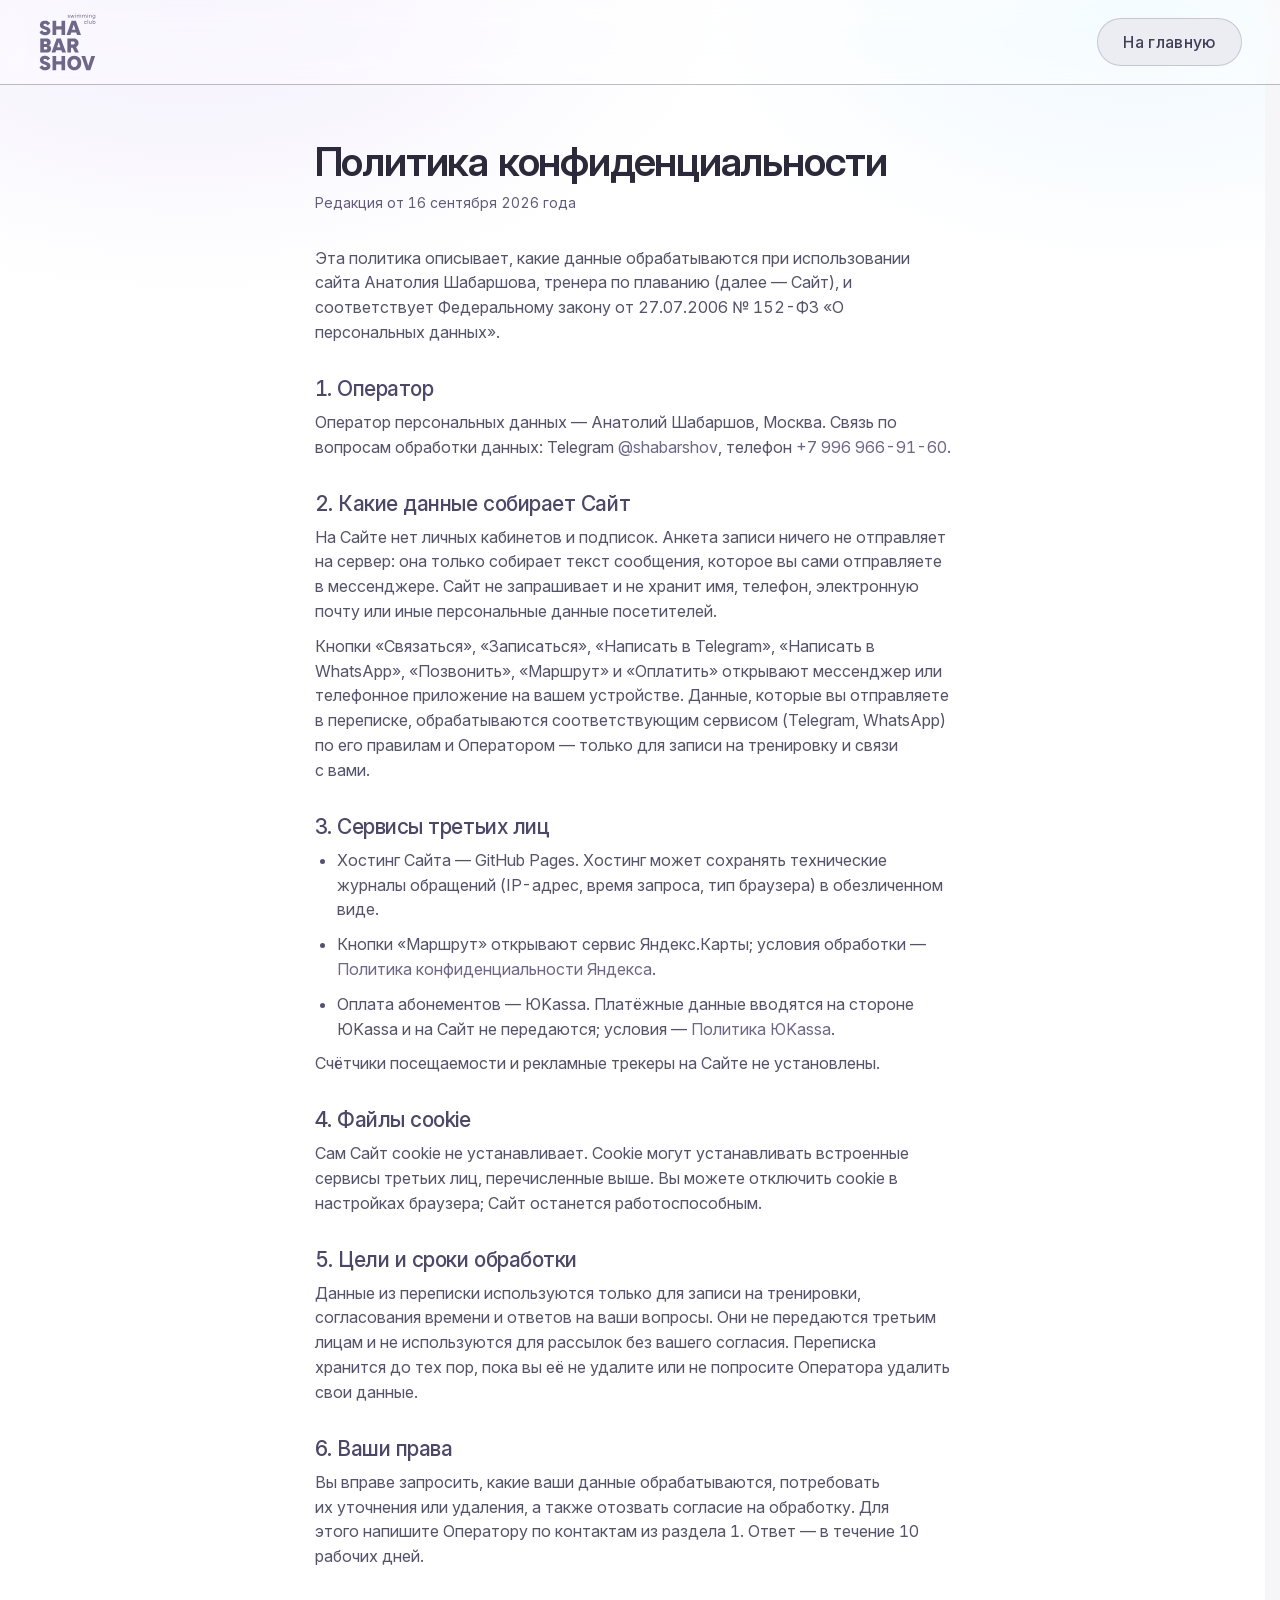
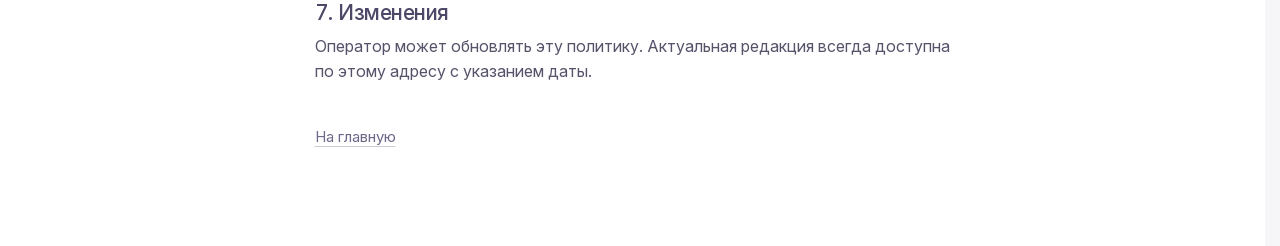
<file: politika.html>
<!DOCTYPE html>
<html lang="ru">
<head>
  <meta charset="utf-8">
  <meta name="viewport" content="width=device-width, initial-scale=1">
  <title>Политика конфиденциальности — Анатолий Шабаршов, тренер по плаванию</title>
  <meta name="robots" content="noindex, follow">
  <link rel="icon" href="img/icon-light.svg" type="image/svg+xml">
  <link rel="apple-touch-icon" href="img/icon-light-180.png">
  <link rel="stylesheet" href="css/style.css?v=1789891242">
</head>
<body class="page-doc">
<header class="nav">
  <div class="wrap nav__in">
    <a class="nav__brand" href="./" aria-label="На главную"><span class="logo logo--nav"></span></a>
    <a class="nav__cta" href="./">На главную</a>
  </div>
</header>
<main class="doc">
  <h1>Политика конфиденциальности</h1>
  <p class="date">Редакция от 16 сентября 2026 года</p>

  <p>Эта политика описывает, какие данные обрабатываются при использовании сайта Анатолия Шабаршова, тренера по плаванию (далее — Сайт), и соответствует Федеральному закону от 27.07.2006 № 152-ФЗ «О персональных данных».</p>

  <h2>1. Оператор</h2>
  <p>Оператор персональных данных — Анатолий Шабаршов, Москва. Связь по вопросам обработки данных: Telegram <a href="https://t.me/shabarshov" target="_blank" rel="noopener">@shabarshov</a>, телефон <a href="tel:+79969669160">+7 996 966-91-60</a>.</p>

  <h2>2. Какие данные собирает Сайт</h2>
  <p>На Сайте нет личных кабинетов и подписок. Анкета записи ничего не отправляет на сервер: она только собирает текст сообщения, которое вы сами отправляете в мессенджере. Сайт не запрашивает и не хранит имя, телефон, электронную почту или иные персональные данные посетителей.</p>
  <p>Кнопки «Связаться», «Записаться», «Написать в Telegram», «Написать в WhatsApp», «Позвонить», «Маршрут» и «Оплатить» открывают мессенджер или телефонное приложение на вашем устройстве. Данные, которые вы отправляете в переписке, обрабатываются соответствующим сервисом (Telegram, WhatsApp) по его правилам и Оператором — только для записи на тренировку и связи с вами.</p>

  <h2>3. Сервисы третьих лиц</h2>
  <ul>
    <li>Хостинг Сайта — GitHub Pages. Хостинг может сохранять технические журналы обращений (IP-адрес, время запроса, тип браузера) в обезличенном виде.</li>
    <li>Кнопки «Маршрут» открывают сервис Яндекс.Карты; условия обработки — <a href="https://yandex.ru/legal/confidential/" target="_blank" rel="noopener">Политика конфиденциальности Яндекса</a>.</li>
    <li>Оплата абонементов — ЮKassa. Платёжные данные вводятся на стороне ЮKassa и на Сайт не передаются; условия — <a href="https://yoomoney.ru/page?id=527708" target="_blank" rel="noopener">Политика ЮKassa</a>.</li>
  </ul>
  <p>Счётчики посещаемости и рекламные трекеры на Сайте не установлены.</p>

  <h2>4. Файлы cookie</h2>
  <p>Сам Сайт cookie не устанавливает. Cookie могут устанавливать встроенные сервисы третьих лиц, перечисленные выше. Вы можете отключить cookie в настройках браузера; Сайт останется работоспособным.</p>

  <h2>5. Цели и сроки обработки</h2>
  <p>Данные из переписки используются только для записи на тренировки, согласования времени и ответов на ваши вопросы. Они не передаются третьим лицам и не используются для рассылок без вашего согласия. Переписка хранится до тех пор, пока вы её не удалите или не попросите Оператора удалить свои данные.</p>

  <h2>6. Ваши права</h2>
  <p>Вы вправе запросить, какие ваши данные обрабатываются, потребовать их уточнения или удаления, а также отозвать согласие на обработку. Для этого напишите Оператору по контактам из раздела 1. Ответ — в течение 10 рабочих дней.</p>

  <h2>7. Изменения</h2>
  <p>Оператор может обновлять эту политику. Актуальная редакция всегда доступна по этому адресу с указанием даты.</p>

  <p style="margin-top:40px"><a class="arrow" href="./">На главную</a></p>
</main>
</body>
</html>
</file>
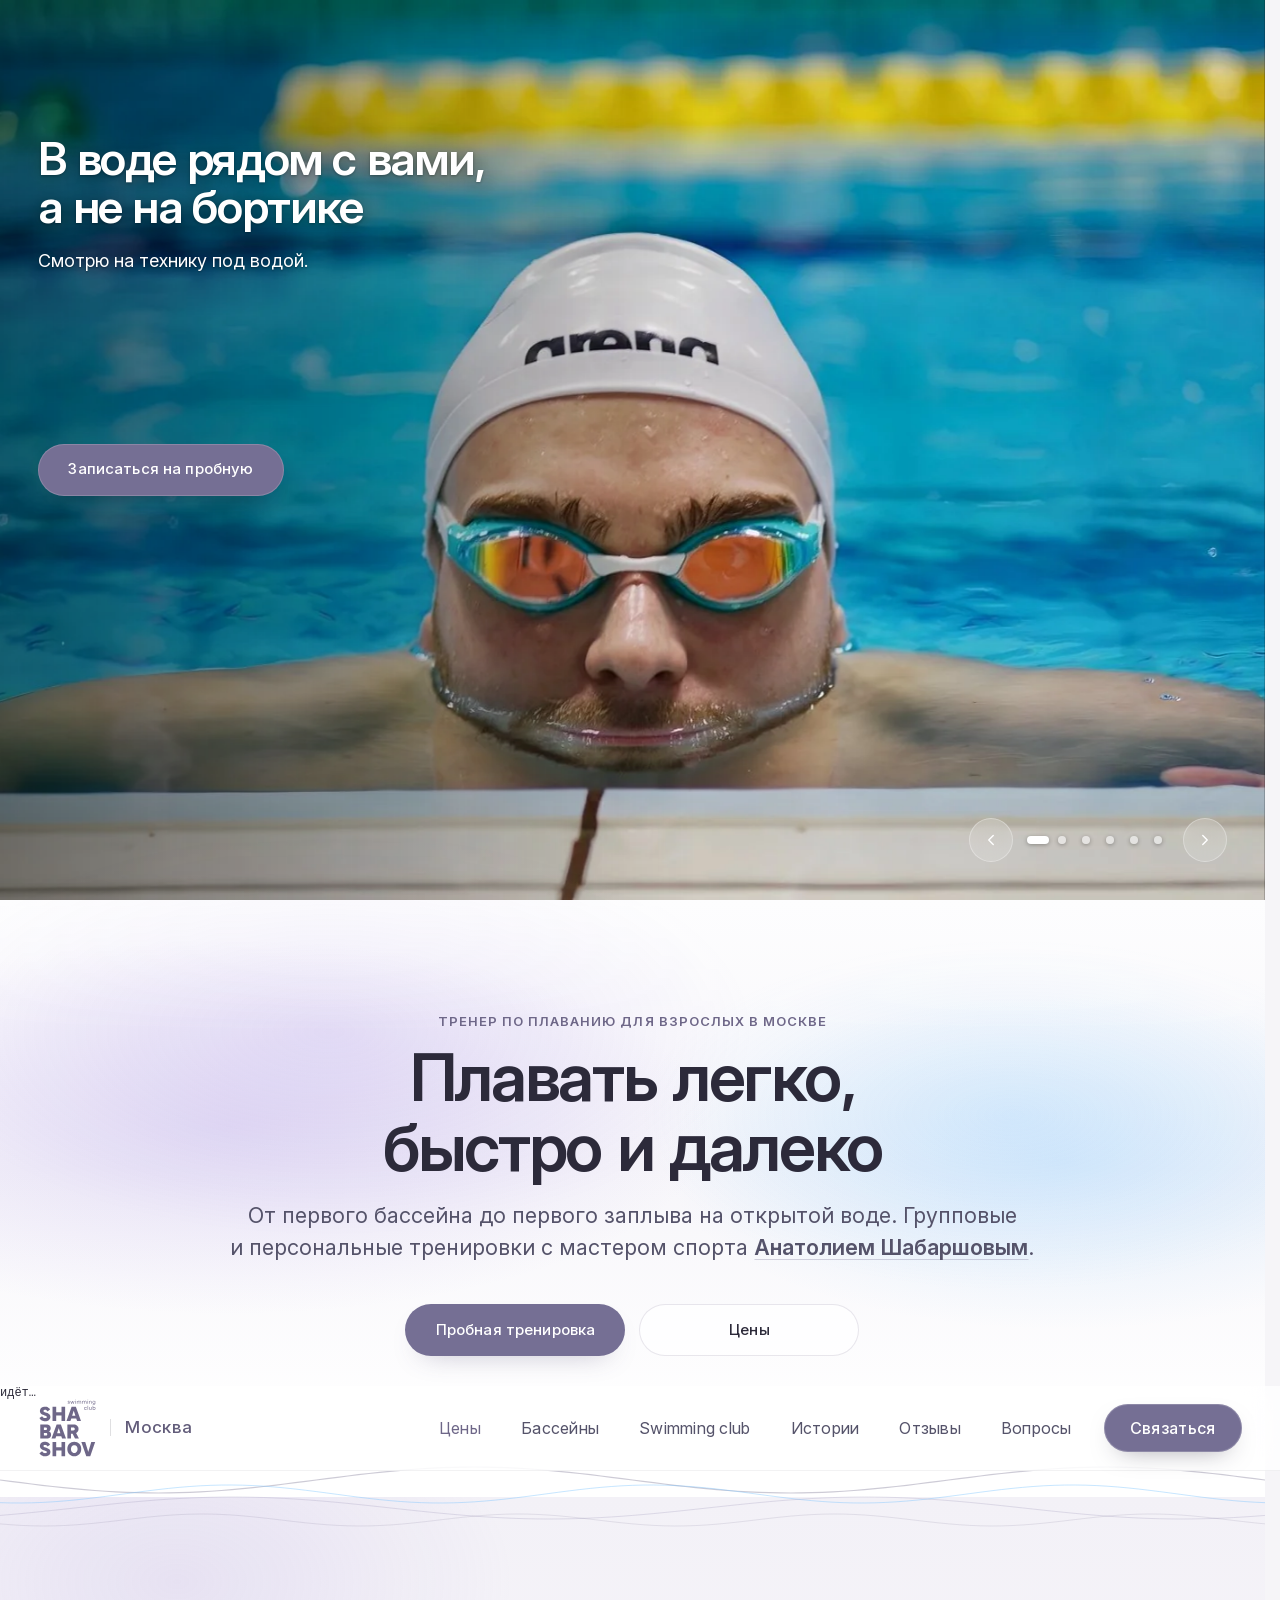
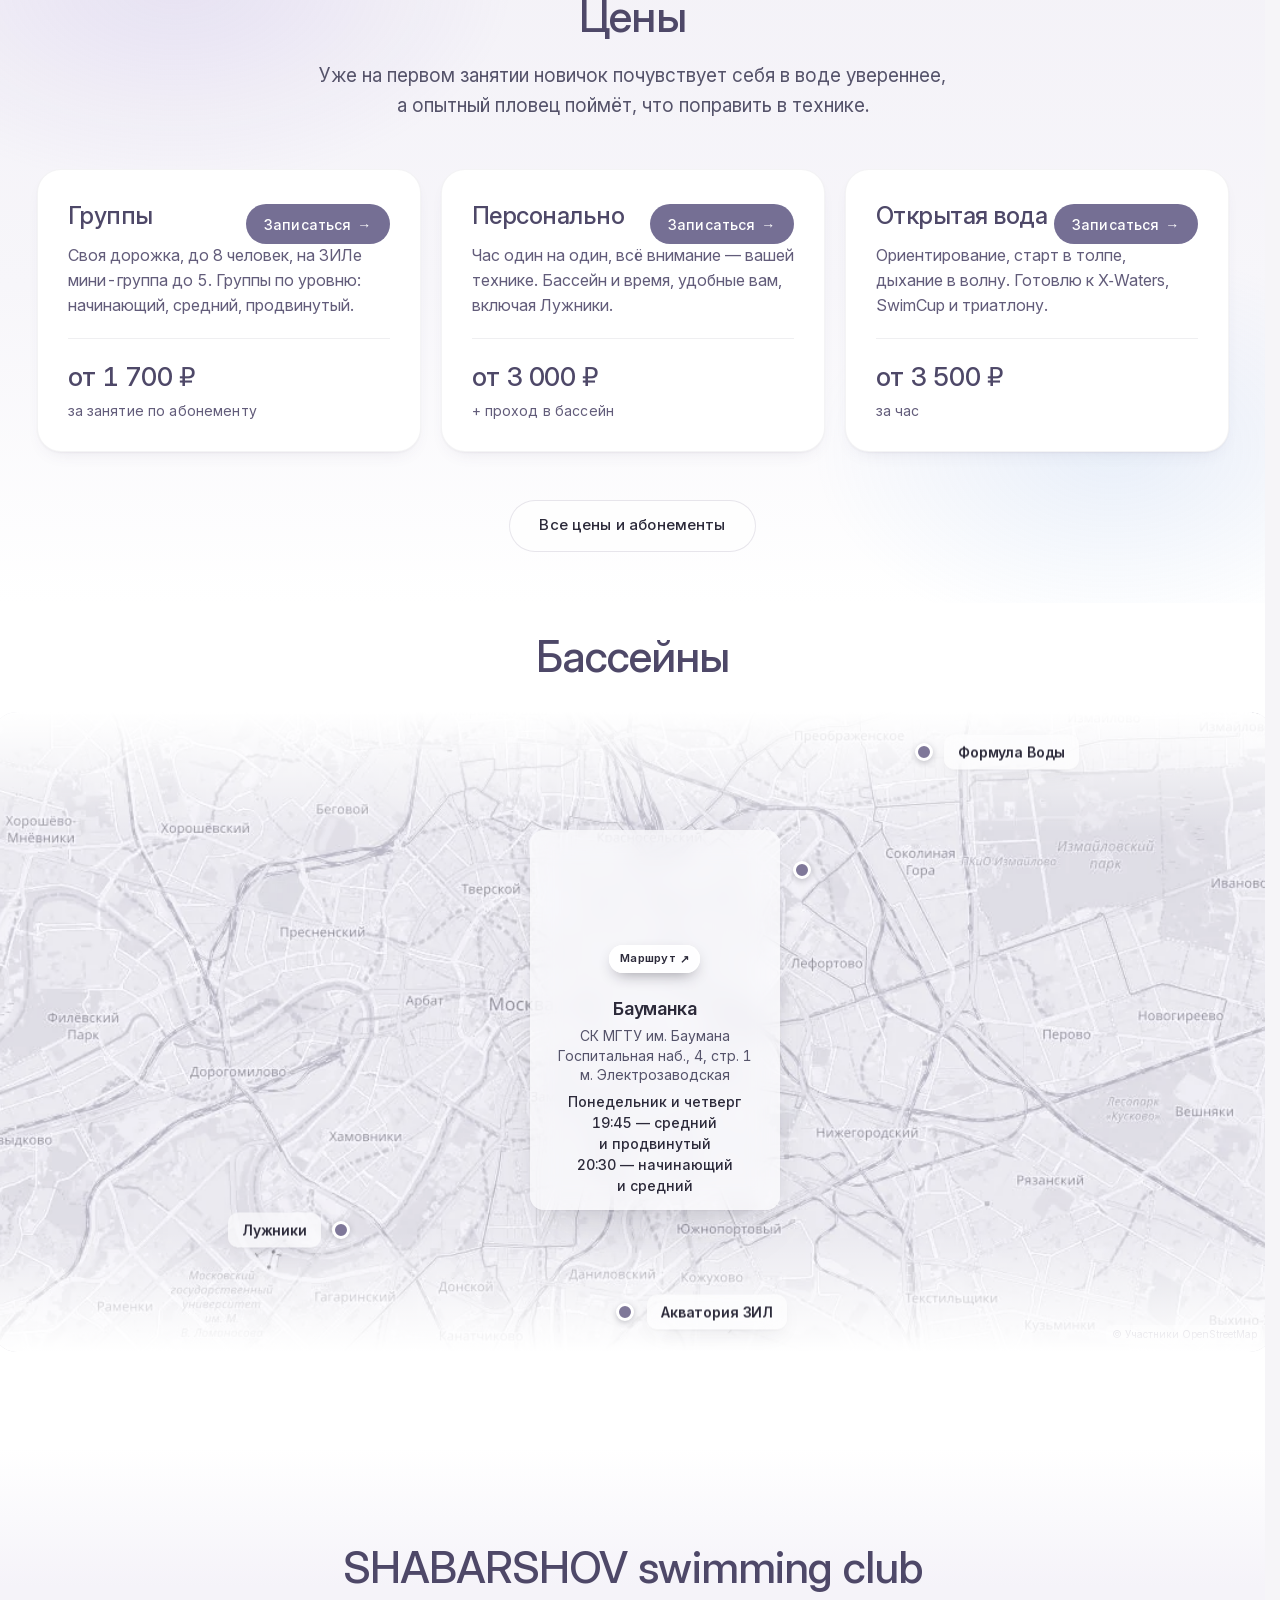
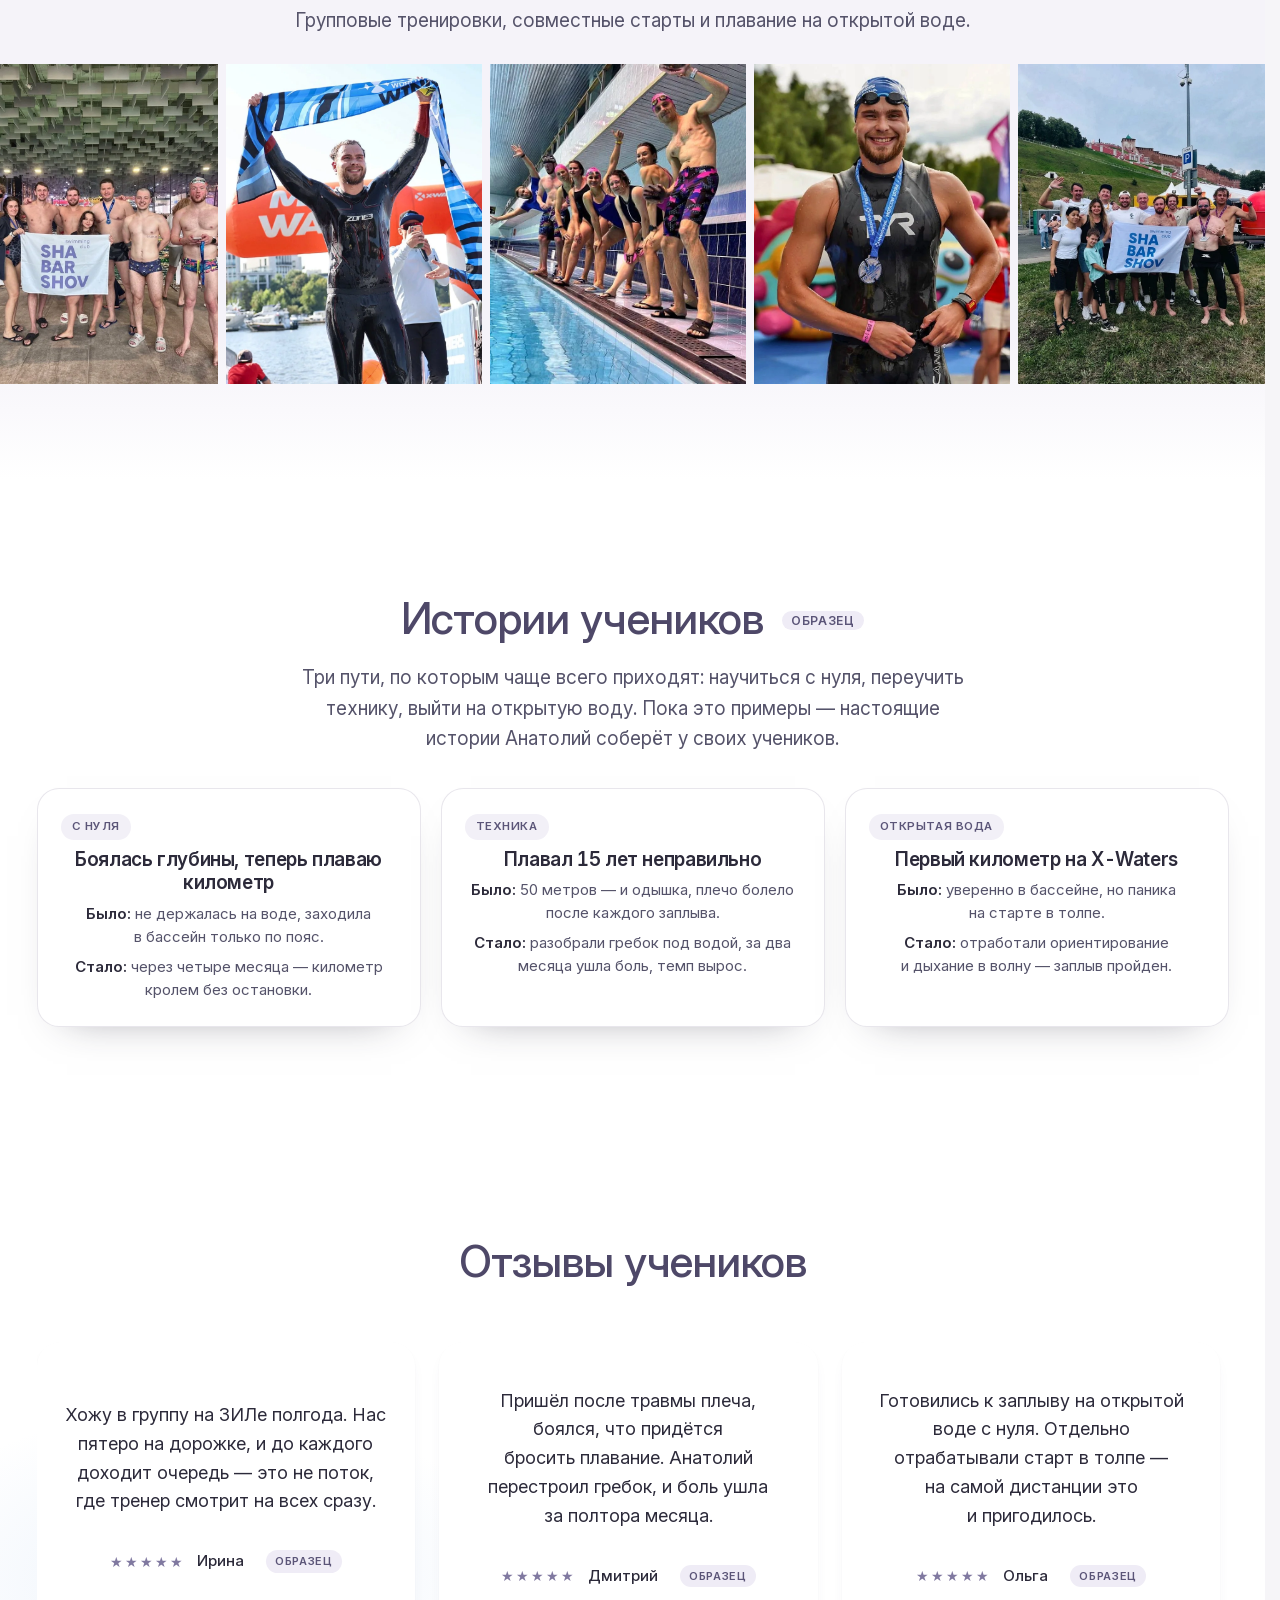
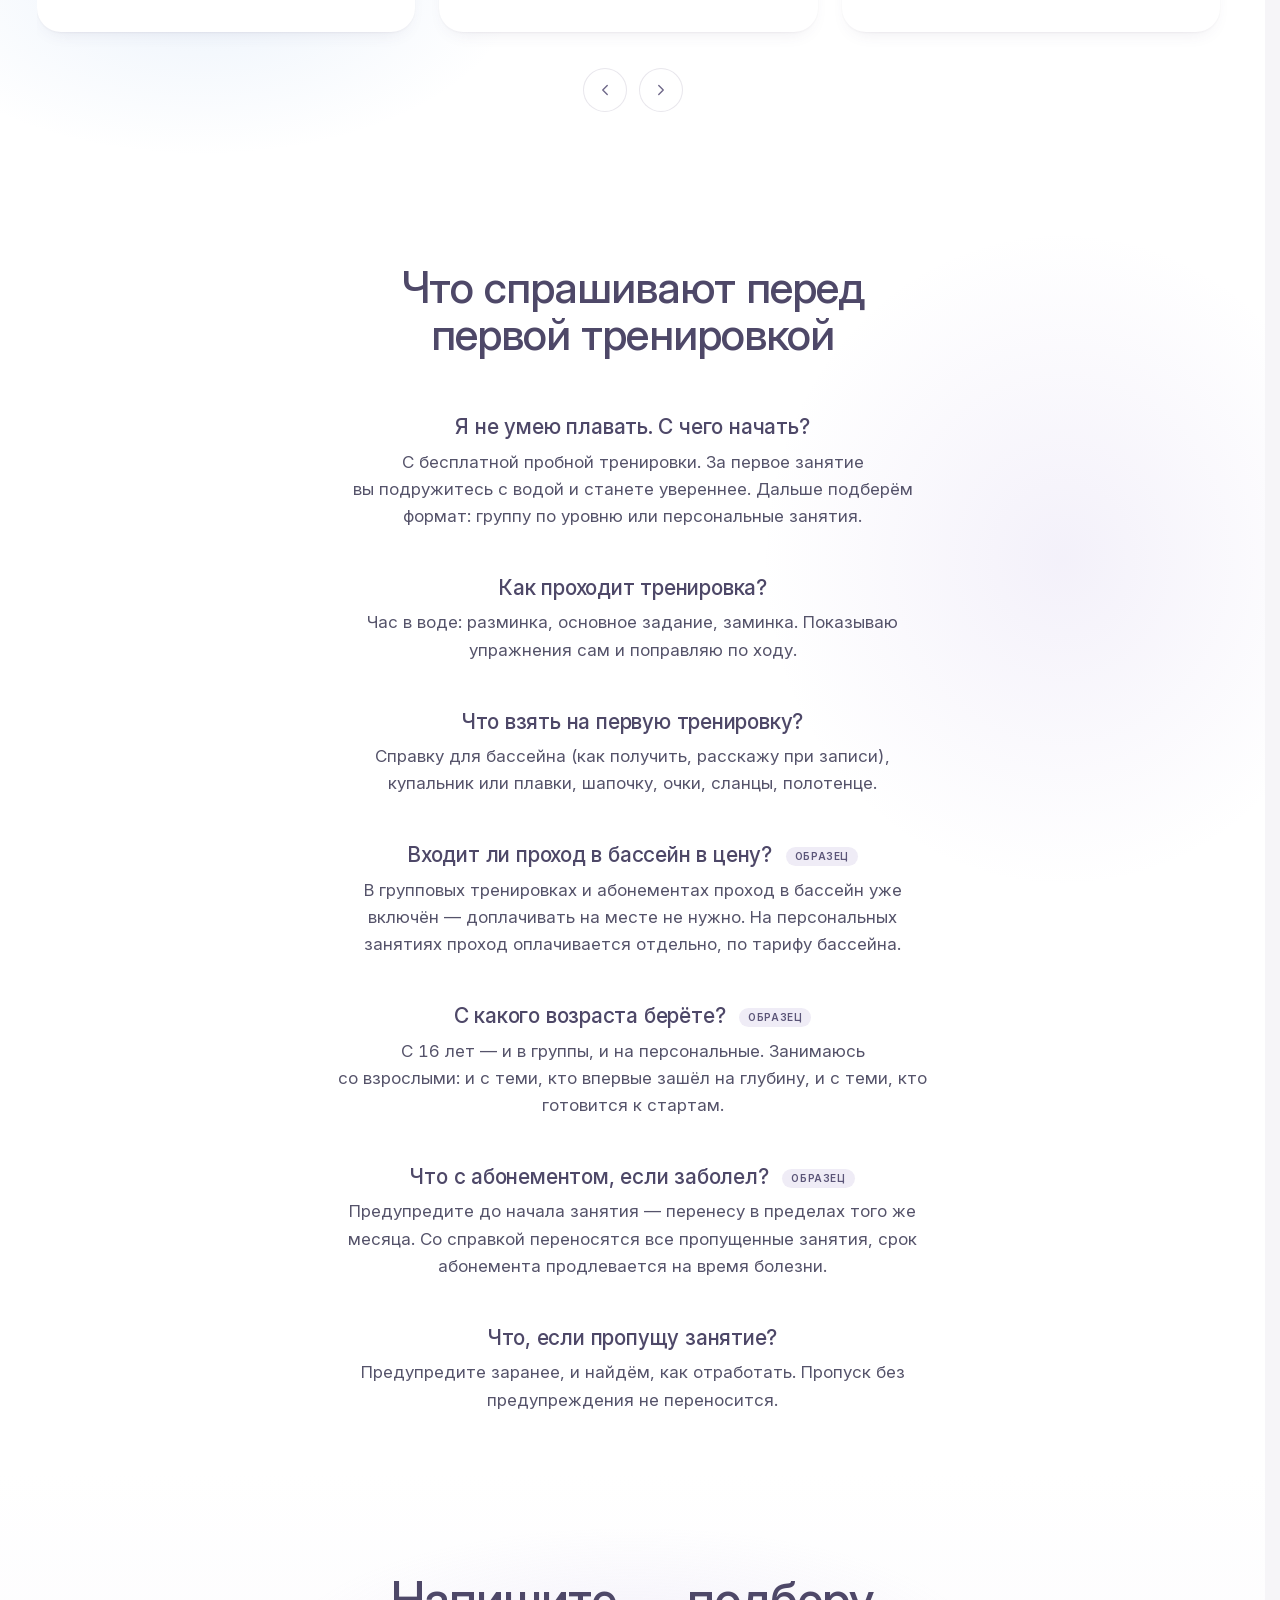
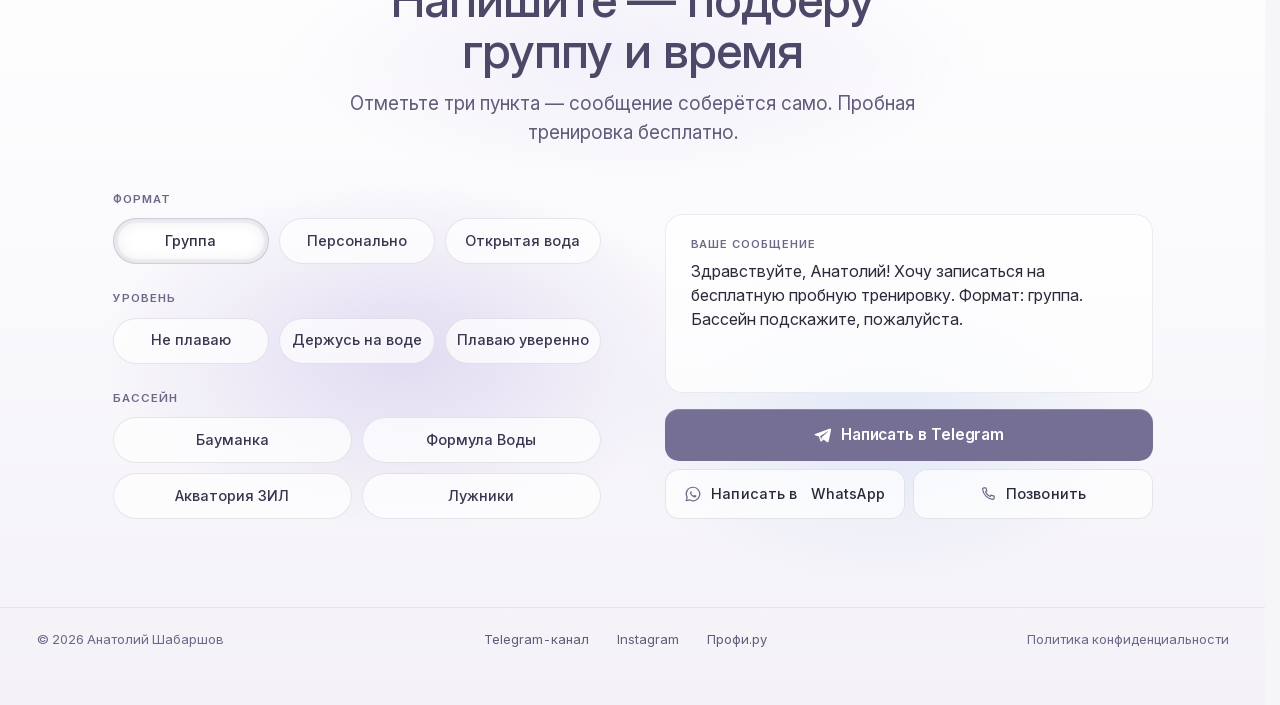
<file: v3/_check.html>
<!DOCTYPE html>
<html lang="ru" data-ym="">
<head>
  <meta charset="utf-8">
  <meta name="viewport" content="width=device-width, initial-scale=1, viewport-fit=cover">
  <title>Тренер по плаванию в Москве — Анатолий Шабаршов</title>
  <meta name="description" content="Пробная тренировка бесплатно. Группы и персональные занятия с мастером спорта: Бауманка, Формула Воды, ЗИЛ, Лужники. Открытая вода и триатлон.">
  <meta name="robots" content="noindex, nofollow">
  <link rel="canonical" href="https://akifevav0-droid.github.io/shabarshov/v3/">
  <meta name="theme-color" content="#F6F5F8">
  <link rel="icon" href="img/icon-light.svg" type="image/svg+xml">
  <link rel="apple-touch-icon" href="img/icon-light-180.webp">
  <meta property="og:type" content="website">
  <meta property="og:locale" content="ru_RU">
  <meta property="og:title" content="Анатолий Шабаршов — тренер по плаванию в Москве">
  <meta property="og:description" content="Пробная тренировка бесплатно. Группы и персональные занятия с мастером спорта: Бауманка, Формула Воды, ЗИЛ, Лужники.">
  <meta property="og:url" content="https://akifevav0-droid.github.io/shabarshov/v3/">
  <meta property="og:image" content="https://akifevav0-droid.github.io/shabarshov/v3/img/og-light.jpg">
  <meta property="og:image:width" content="1200">
  <meta property="og:image:height" content="630">
  <meta name="twitter:card" content="summary_large_image">
  <link rel="preload" href="fonts/inter-cyrillic.woff2" as="font" type="font/woff2" crossorigin>
    <script>document.documentElement.classList.add('js')</script>
  <link rel="stylesheet" href="css/style.css?v=1790069085">
  <script type="application/ld+json">{"@context": "https://schema.org", "@graph": [{"@type": "Person", "@id": "https://akifevav0-droid.github.io/shabarshov/v3/#person", "name": "Анатолий Шабаршов", "jobTitle": "Тренер по плаванию", "description": "Мастер спорта по плаванию, тренер для взрослых. Групповые и персональные тренировки в Москве, подготовка к открытой воде и триатлону.", "url": "https://akifevav0-droid.github.io/shabarshov/v3/", "image": "https://akifevav0-droid.github.io/shabarshov/v3/img/anatoliy_hero.jpg", "sameAs": ["https://profi.ru/profile/ShabarshovAS/", "https://www.instagram.com/shabarshov_/", "https://t.me/shabarshov", "https://t.me/shabarshov_club"], "address": {"@type": "PostalAddress", "addressLocality": "Москва", "addressCountry": "RU"}, "alumniOf": ["Училище олимпийского резерва", "РГУФК (РГУФКСМиТ)"], "award": ["Мастер спорта по плаванию", "Всемирные игры Masters, Абу-Даби 2026: 2-е место"]}, {"@type": "SportsOrganization", "@id": "https://akifevav0-droid.github.io/shabarshov/v3/#club", "name": "SHABARSHOV swimming club", "url": "https://akifevav0-droid.github.io/shabarshov/v3/", "founder": {"@id": "https://akifevav0-droid.github.io/shabarshov/v3/#person"}, "areaServed": "Москва", "sport": "Плавание", "makesOffer": [{"@type": "Offer", "price": "0", "priceCurrency": "RUB", "itemOffered": {"@type": "Service", "name": "Пробная тренировка по плаванию"}}, {"@type": "Offer", "price": "13600", "priceCurrency": "RUB", "itemOffered": {"@type": "Service", "name": "Абонемент на 8 групповых тренировок"}}, {"@type": "Offer", "price": "7500", "priceCurrency": "RUB", "itemOffered": {"@type": "Service", "name": "Абонемент на 4 групповые тренировки"}}, {"@type": "Offer", "price": "2000", "priceCurrency": "RUB", "itemOffered": {"@type": "Service", "name": "Разовая групповая тренировка"}}, {"@type": "Offer", "price": "3000", "priceCurrency": "RUB", "description": "от 3 000 ₽ + проход в бассейн", "itemOffered": {"@type": "Service", "name": "Персональная тренировка по плаванию"}}, {"@type": "Offer", "price": "3500", "priceCurrency": "RUB", "description": "за час", "itemOffered": {"@type": "Service", "name": "Тренировка на открытой воде"}}], "aggregateRating": {"@type": "AggregateRating", "ratingValue": "5", "bestRating": "5", "reviewCount": "10"}, "review": [{"@type": "Review", "author": {"@type": "Person", "name": "Юлия"}, "datePublished": "2023-02-07", "reviewRating": {"@type": "Rating", "ratingValue": "5", "bestRating": "5"}, "reviewBody": "Мне все нравится! Большой плюс в том, что тренер плавает с тобой рядом в воде, а не кричит с бортиков на весь бассейн."}, {"@type": "Review", "author": {"@type": "Person", "name": "Сергей"}, "datePublished": "2021-09-29", "reviewRating": {"@type": "Rating", "ratingValue": "5", "bestRating": "5"}, "reviewBody": "Анатолий профессионал своего дела, 100% времени сопровождает в воде и смотрит подводную часть, чтобы все моменты спортсмен делал правильно. Тренировочная программа подобрана идеально для моих целей."}, {"@type": "Review", "author": {"@type": "Person", "name": "Елена"}, "datePublished": "2023-02-01", "reviewRating": {"@type": "Rating", "ratingValue": "5", "bestRating": "5"}, "reviewBody": "Тренер хорошо объясняет, уже после занятий вижу улучшения техники, всегда пунктуален."}, {"@type": "Review", "author": {"@type": "Person", "name": "Руслан"}, "datePublished": "2023-10-24", "reviewRating": {"@type": "Rating", "ratingValue": "5", "bestRating": "5"}, "reviewBody": "Максимально дружелюбный, комфортный в работе, пунктуальный и внимательный тренер."}]}, {"@type": "SportsActivityLocation", "@id": "https://akifevav0-droid.github.io/shabarshov/v3/#pool1", "name": "Бассейн СК МГТУ им. Баумана", "sport": "Плавание", "parentOrganization": {"@id": "https://akifevav0-droid.github.io/shabarshov/v3/#club"}, "address": {"@type": "PostalAddress", "streetAddress": "Госпитальная наб., 4, стр. 1", "addressLocality": "Москва", "addressCountry": "RU"}, "openingHoursSpecification": [{"@type": "OpeningHoursSpecification", "dayOfWeek": ["Monday", "Thursday"], "opens": "19:45"}, {"@type": "OpeningHoursSpecification", "dayOfWeek": ["Monday", "Thursday"], "opens": "20:30"}], "description": "Группы: 19:45 средний и продвинутый уровень, 20:30 начинающий и средний, м. Электрозаводская"}, {"@type": "SportsActivityLocation", "@id": "https://akifevav0-droid.github.io/shabarshov/v3/#pool2", "name": "Формула Воды", "sport": "Плавание", "parentOrganization": {"@id": "https://akifevav0-droid.github.io/shabarshov/v3/#club"}, "address": {"@type": "PostalAddress", "streetAddress": "Мироновская ул., 27, стр. 2", "addressLocality": "Москва", "addressCountry": "RU"}, "openingHoursSpecification": [{"@type": "OpeningHoursSpecification", "dayOfWeek": ["Tuesday", "Friday"], "opens": "20:45"}], "description": "Группа начинающего и среднего уровня, м. Семёновская"}, {"@type": "SportsActivityLocation", "@id": "https://akifevav0-droid.github.io/shabarshov/v3/#pool3", "name": "Акватория ЗИЛ", "sport": "Плавание", "parentOrganization": {"@id": "https://akifevav0-droid.github.io/shabarshov/v3/#club"}, "address": {"@type": "PostalAddress", "streetAddress": "Автозаводская ул., 23А к4", "addressLocality": "Москва", "addressCountry": "RU"}, "openingHoursSpecification": [{"@type": "OpeningHoursSpecification", "dayOfWeek": ["Wednesday", "Friday"], "opens": "07:45"}], "description": "Мини-группа до 5 человек"}, {"@type": "SportsActivityLocation", "@id": "https://akifevav0-droid.github.io/shabarshov/v3/#pool4", "name": "Лужники", "sport": "Плавание", "parentOrganization": {"@id": "https://akifevav0-droid.github.io/shabarshov/v3/#club"}, "address": {"@type": "PostalAddress", "addressLocality": "Москва", "addressCountry": "RU"}, "description": "Персональные тренировки по договорённости, м. Спортивная"}, {"@type": "FAQPage", "mainEntity": [{"@type": "Question", "name": "Я не умею плавать. С чего начать?", "acceptedAnswer": {"@type": "Answer", "text": "С бесплатной пробной тренировки. За первое занятие вы подружитесь с водой и станете увереннее. Дальше подберём формат: группу по уровню или персональные занятия."}}, {"@type": "Question", "name": "Что взять на первую тренировку?", "acceptedAnswer": {"@type": "Answer", "text": "Справку для бассейна (как получить, расскажу при записи), купальник или плавки, шапочку, очки, сланцы, полотенце."}}, {"@type": "Question", "name": "Как проходит тренировка?", "acceptedAnswer": {"@type": "Answer", "text": "Час в воде: разминка, основное задание, заминка. Показываю упражнения сам и поправляю по ходу."}}, {"@type": "Question", "name": "Что, если пропущу занятие?", "acceptedAnswer": {"@type": "Answer", "text": "Предупредите заранее, и найдём, как отработать. Пропуск без предупреждения не переносится."}}]}]}</script>
</head>
<body>

<a class="skip" href="#zapis">К записи</a>

<header class="nav is-top" id="top">
  <div class="wrap nav__in">
    <a class="nav__brand" href="#top" aria-label="SHABARSHOV swimming club — наверх"><span class="logo logo--nav"></span><span class="nav__city">Москва</span></a>
    <nav class="nav__links" aria-label="Разделы">
      <a href="#formaty">Цены</a><a href="#gde">Бассейны</a><a href="#club"><span class="nav-l">SHABARSHOV swimming club</span><span class="nav-s">Swimming club</span></a><a href="#istorii">Истории</a><a href="#otzyvy">Отзывы</a><a href="#faq">Вопросы</a>
    </nav>
    <a class="nav__cta js-book" href="#zapis" data-msg="Здравствуйте, Анатолий! Хочу записаться на бесплатную пробную тренировку.">Связаться</a>
    <button class="nav__burger" type="button" aria-label="Меню" aria-expanded="false" aria-controls="menu" data-menu><span></span><span></span></button>
  </div>
</header>

<div class="menu" id="menu" hidden role="dialog" aria-modal="true" aria-label="Разделы сайта">
  <div class="menu__box">
    <div class="menu__top">
      <span class="menu__ttl">Разделы</span>
      <button class="sheet__x menu__x" type="button" data-close aria-label="Закрыть меню"></button>
    </div>
    <nav class="menu__links" aria-label="Разделы сайта">
      <a href="#formaty">Цены<small>Группы, персонально, открытая вода</small></a>
      <a href="#gde">Бассейны<small>Бауманка, Формула Воды, ЗИЛ, Лужники</small></a>
      <a href="#club">SHABARSHOV swimming club<small>Как мы тренируемся</small></a>
      <a href="#istorii">Истории учеников<small>С нуля, техника, открытая вода</small></a>
      <a href="#otzyvy">Отзывы<small>Что говорят ученики</small></a>
      <a href="#faq">Вопросы<small>Что спрашивают перед первой тренировкой</small></a>
    </nav>
    <a class="btn menu__cta js-book" href="#zapis" data-msg="Здравствуйте, Анатолий! Хочу записаться на бесплатную пробную тренировку.">Записаться на&nbsp;пробную</a>
  </div>
</div>

<main>

  <!-- 1. Первый экран: заголовок и фото -->
  <section class="anchor trener-top" id="trener">
    <div>
      <div class="portret">
        <div class="portret__photo slides"><img class="slide is-on" fetchpriority="high" src="img/hero/wide_goggles-1600.webp" srcset="img/hero/wide_goggles-1600.webp 1600w, img/hero/wide_goggles-2880.webp 2880w" sizes="(max-width: 734px) 270vw, 100vw" width="1600" height="1000" alt="Анатолий Шабаршов в воде у бортика бассейна" loading="eager" decoding="async"><img class="slide" src="img/hero/wide_doha-1600.webp" srcset="img/hero/wide_doha-1600.webp 1600w, img/hero/wide_doha-2880.webp 2880w" sizes="(max-width: 734px) 270vw, 100vw" width="1600" height="1000" alt="Анатолий Шабаршов у открытого бассейна на закате, Доха" aria-hidden="true" loading="lazy" decoding="async"><img class="slide" src="img/hero/wide_dive-1600.webp" srcset="img/hero/wide_dive-1600.webp 1600w, img/hero/wide_dive-2880.webp 2880w" sizes="(max-width: 734px) 270vw, 100vw" width="1600" height="1000" alt="Анатолий Шабаршов в прыжке со стартовой тумбы" aria-hidden="true" loading="lazy" decoding="async"><img class="slide" src="img/hero/wide_pool-1600.webp" srcset="img/hero/wide_pool-1600.webp 1600w, img/hero/wide_pool-2880.webp 2880w" sizes="(max-width: 734px) 270vw, 100vw" width="1600" height="1000" alt="Анатолий Шабаршов в воде у дорожки бассейна" aria-hidden="true" loading="lazy" decoding="async"><img class="slide" src="img/hero/wide_finish-1600.webp" srcset="img/hero/wide_finish-1600.webp 1600w, img/hero/wide_finish-2880.webp 2880w" sizes="(max-width: 734px) 270vw, 100vw" width="1600" height="1000" alt="Анатолий Шабаршов на финише заплыва на открытой воде" aria-hidden="true" loading="lazy" decoding="async"><img class="slide" src="img/hero/wide_underwater-1600.webp" srcset="img/hero/wide_underwater-1600.webp 1600w, img/hero/wide_underwater-2880.webp 2880w" sizes="(max-width: 734px) 270vw, 100vw" width="1600" height="1000" alt="Анатолий Шабаршов плывёт кролем, съёмка под водой" aria-hidden="true" loading="lazy" decoding="async"></div>
      <div class="portret__card">
        <div class="caps" aria-live="polite">
          <div class="cap is-on"><p class="cap__h">В воде рядом с&nbsp;вами,<br>а&nbsp;не&nbsp;на&nbsp;бортике</p><p>Смотрю на&nbsp;технику под водой.</p></div>
          <div class="cap" aria-hidden="true"><p class="cap__h">Сам стартую до&nbsp;сих пор</p><ul class="cap__res">
            <li><span class="y">2026</span><span class="t"><span class="t-l">Всемирные игры Masters, Абу&#8209;Даби</span><span class="t-s">Абу&#8209;Даби, Masters</span></span><b>2&#8209;е место</b></li>
            <li><span class="y">2025</span><span class="t"><span class="t-l">ЧМ Masters, Сингапур, 100&nbsp;м баттерфляй</span><span class="t-s">Сингапур, ЧМ Masters</span></span><b>7&#8209;е место</b></li>
            <li><span class="y">2023</span><span class="t"><span class="t-l">Валдай Ультра Трейл, 1900&nbsp;м</span><span class="t-s">Валдай, 1900&nbsp;м</span></span><b>2&#8209;е место</b></li>
            <li><span class="y">2023</span><span class="t"><span class="t-l">SwimCup Истра, 1000&nbsp;м в&nbsp;ластах</span><span class="t-s">Истра, 1000&nbsp;м в&nbsp;ластах</span></span><b>2&#8209;е место</b></li>
          </ul></div>
          <div class="cap" aria-hidden="true"><p class="cap__h">Мастер спорта по&nbsp;плаванию</p><p>Училище олимпийского резерва, РГУФКСМиТ, сборные Тульской области и&nbsp;Москвы.</p></div>
          <div class="cap" aria-hidden="true"><p class="cap__h">Пробная тренировка&nbsp;— бесплатно</p><p>Посмотрю, как вы&nbsp;плывёте, и&nbsp;скажу, с&nbsp;чего начать и&nbsp;в&nbsp;какую группу идти.</p></div>
          <div class="cap" aria-hidden="true"><p class="cap__h">Готовлю к&nbsp;открытой воде</p><p>X&#8209;Waters и&nbsp;SwimCup: ориентирование, старт в&nbsp;толпе, дыхание в&nbsp;волну.</p></div>
          <div class="cap" aria-hidden="true"><p class="cap__h">Разбираю технику под&nbsp;водой</p><p>Гребок, дыхание, положение тела&nbsp;— поправляю прямо на&nbsp;дорожке.</p></div>
        </div>
        <div class="portret__cta">
          <a class="btn js-book" href="#zapis" data-msg="Здравствуйте, Анатолий! Хочу записаться на бесплатную пробную тренировку.">Записаться на&nbsp;пробную</a>
        </div>
        <div class="portret__side"></div>
      </div>
      </div>
    </div>
  </section>

  <!-- 2. Тренер -->
  <section class="hero">
    <div class="wrap hero__in">
      <div class="hero__text">
        <h1 class="hero__title rv"><span class="hero__eyebrow">Тренер по&nbsp;плаванию для&nbsp;взрослых в&nbsp;Москве</span>Плавать <em>легко</em>,<br>быстро и&nbsp;далеко</h1>
        <p class="hero__sub rv">От&nbsp;первого бассейна до&nbsp;первого заплыва на&nbsp;открытой воде. Групповые и&nbsp;персональные тренировки с&nbsp;мастером спорта <a class="name" href="https://www.instagram.com/shabarshov_/" target="_blank" rel="noopener">Анатолием&nbsp;Шабаршовым</a>.</p>
        <div class="hero__btns rv">
          <a class="btn js-book" href="#zapis" data-msg="Здравствуйте, Анатолий! Хочу записаться на бесплатную пробную тренировку.">Пробная тренировка</a>
          <a class="btn btn--outline" href="#formaty">Цены</a>
        </div>
      </div>
    </div>
    <div class="wave" aria-hidden="true"><svg class="wave__l wave__l1" viewBox="0 0 2880 90" preserveAspectRatio="none"><path d="M0 28.00 L12 29.36 L24 30.70 L36 32.02 L48 33.29 L60 34.50 L72 35.64 L84 36.70 L96 37.66 L108 38.52 L120 39.26 L132 39.88 L144 40.36 L156 40.72 L168 40.93 L180 41.00 L192 40.93 L204 40.72 L216 40.36 L228 39.88 L240 39.26 L252 38.52 L264 37.66 L276 36.70 L288 35.64 L300 34.50 L312 33.29 L324 32.02 L336 30.70 L348 29.36 L360 28.00 L372 26.64 L384 25.30 L396 23.98 L408 22.71 L420 21.50 L432 20.36 L444 19.30 L456 18.34 L468 17.48 L480 16.74 L492 16.12 L504 15.64 L516 15.28 L528 15.07 L540 15.00 L552 15.07 L564 15.28 L576 15.64 L588 16.12 L600 16.74 L612 17.48 L624 18.34 L636 19.30 L648 20.36 L660 21.50 L672 22.71 L684 23.98 L696 25.30 L708 26.64 L720 28.00 L732 29.36 L744 30.70 L756 32.02 L768 33.29 L780 34.50 L792 35.64 L804 36.70 L816 37.66 L828 38.52 L840 39.26 L852 39.88 L864 40.36 L876 40.72 L888 40.93 L900 41.00 L912 40.93 L924 40.72 L936 40.36 L948 39.88 L960 39.26 L972 38.52 L984 37.66 L996 36.70 L1008 35.64 L1020 34.50 L1032 33.29 L1044 32.02 L1056 30.70 L1068 29.36 L1080 28.00 L1092 26.64 L1104 25.30 L1116 23.98 L1128 22.71 L1140 21.50 L1152 20.36 L1164 19.30 L1176 18.34 L1188 17.48 L1200 16.74 L1212 16.12 L1224 15.64 L1236 15.28 L1248 15.07 L1260 15.00 L1272 15.07 L1284 15.28 L1296 15.64 L1308 16.12 L1320 16.74 L1332 17.48 L1344 18.34 L1356 19.30 L1368 20.36 L1380 21.50 L1392 22.71 L1404 23.98 L1416 25.30 L1428 26.64 L1440 28.00 L1452 29.36 L1464 30.70 L1476 32.02 L1488 33.29 L1500 34.50 L1512 35.64 L1524 36.70 L1536 37.66 L1548 38.52 L1560 39.26 L1572 39.88 L1584 40.36 L1596 40.72 L1608 40.93 L1620 41.00 L1632 40.93 L1644 40.72 L1656 40.36 L1668 39.88 L1680 39.26 L1692 38.52 L1704 37.66 L1716 36.70 L1728 35.64 L1740 34.50 L1752 33.29 L1764 32.02 L1776 30.70 L1788 29.36 L1800 28.00 L1812 26.64 L1824 25.30 L1836 23.98 L1848 22.71 L1860 21.50 L1872 20.36 L1884 19.30 L1896 18.34 L1908 17.48 L1920 16.74 L1932 16.12 L1944 15.64 L1956 15.28 L1968 15.07 L1980 15.00 L1992 15.07 L2004 15.28 L2016 15.64 L2028 16.12 L2040 16.74 L2052 17.48 L2064 18.34 L2076 19.30 L2088 20.36 L2100 21.50 L2112 22.71 L2124 23.98 L2136 25.30 L2148 26.64 L2160 28.00 L2172 29.36 L2184 30.70 L2196 32.02 L2208 33.29 L2220 34.50 L2232 35.64 L2244 36.70 L2256 37.66 L2268 38.52 L2280 39.26 L2292 39.88 L2304 40.36 L2316 40.72 L2328 40.93 L2340 41.00 L2352 40.93 L2364 40.72 L2376 40.36 L2388 39.88 L2400 39.26 L2412 38.52 L2424 37.66 L2436 36.70 L2448 35.64 L2460 34.50 L2472 33.29 L2484 32.02 L2496 30.70 L2508 29.36 L2520 28.00 L2532 26.64 L2544 25.30 L2556 23.98 L2568 22.71 L2580 21.50 L2592 20.36 L2604 19.30 L2616 18.34 L2628 17.48 L2640 16.74 L2652 16.12 L2664 15.64 L2676 15.28 L2688 15.07 L2700 15.00 L2712 15.07 L2724 15.28 L2736 15.64 L2748 16.12 L2760 16.74 L2772 17.48 L2784 18.34 L2796 19.30 L2808 20.36 L2820 21.50 L2832 22.71 L2844 23.98 L2856 25.30 L2868 26.64 L2880 28.00" fill="none" stroke="rgba(110,103,136,.34)" stroke-width="1.2" vector-effect="non-scaling-stroke"/></svg><svg class="wave__l wave__l2" viewBox="0 0 2880 90" preserveAspectRatio="none"><path d="M0 50.67 L12 50.94 L24 50.99 L36 50.82 L48 50.43 L60 49.83 L72 49.04 L84 48.08 L96 46.97 L108 45.73 L120 44.41 L132 43.02 L144 41.61 L156 40.21 L168 38.85 L180 37.57 L192 36.40 L204 35.37 L216 34.50 L228 33.81 L240 33.33 L252 33.06 L264 33.01 L276 33.18 L288 33.57 L300 34.17 L312 34.96 L324 35.92 L336 37.03 L348 38.27 L360 39.59 L372 40.98 L384 42.39 L396 43.79 L408 45.15 L420 46.43 L432 47.60 L444 48.63 L456 49.50 L468 50.19 L480 50.67 L492 50.94 L504 50.99 L516 50.82 L528 50.43 L540 49.83 L552 49.04 L564 48.08 L576 46.97 L588 45.73 L600 44.41 L612 43.02 L624 41.61 L636 40.21 L648 38.85 L660 37.57 L672 36.40 L684 35.37 L696 34.50 L708 33.81 L720 33.33 L732 33.06 L744 33.01 L756 33.18 L768 33.57 L780 34.17 L792 34.96 L804 35.92 L816 37.03 L828 38.27 L840 39.59 L852 40.98 L864 42.39 L876 43.79 L888 45.15 L900 46.43 L912 47.60 L924 48.63 L936 49.50 L948 50.19 L960 50.67 L972 50.94 L984 50.99 L996 50.82 L1008 50.43 L1020 49.83 L1032 49.04 L1044 48.08 L1056 46.97 L1068 45.73 L1080 44.41 L1092 43.02 L1104 41.61 L1116 40.21 L1128 38.85 L1140 37.57 L1152 36.40 L1164 35.37 L1176 34.50 L1188 33.81 L1200 33.33 L1212 33.06 L1224 33.01 L1236 33.18 L1248 33.57 L1260 34.17 L1272 34.96 L1284 35.92 L1296 37.03 L1308 38.27 L1320 39.59 L1332 40.98 L1344 42.39 L1356 43.79 L1368 45.15 L1380 46.43 L1392 47.60 L1404 48.63 L1416 49.50 L1428 50.19 L1440 50.67 L1452 50.94 L1464 50.99 L1476 50.82 L1488 50.43 L1500 49.83 L1512 49.04 L1524 48.08 L1536 46.97 L1548 45.73 L1560 44.41 L1572 43.02 L1584 41.61 L1596 40.21 L1608 38.85 L1620 37.57 L1632 36.40 L1644 35.37 L1656 34.50 L1668 33.81 L1680 33.33 L1692 33.06 L1704 33.01 L1716 33.18 L1728 33.57 L1740 34.17 L1752 34.96 L1764 35.92 L1776 37.03 L1788 38.27 L1800 39.59 L1812 40.98 L1824 42.39 L1836 43.79 L1848 45.15 L1860 46.43 L1872 47.60 L1884 48.63 L1896 49.50 L1908 50.19 L1920 50.67 L1932 50.94 L1944 50.99 L1956 50.82 L1968 50.43 L1980 49.83 L1992 49.04 L2004 48.08 L2016 46.97 L2028 45.73 L2040 44.41 L2052 43.02 L2064 41.61 L2076 40.21 L2088 38.85 L2100 37.57 L2112 36.40 L2124 35.37 L2136 34.50 L2148 33.81 L2160 33.33 L2172 33.06 L2184 33.01 L2196 33.18 L2208 33.57 L2220 34.17 L2232 34.96 L2244 35.92 L2256 37.03 L2268 38.27 L2280 39.59 L2292 40.98 L2304 42.39 L2316 43.79 L2328 45.15 L2340 46.43 L2352 47.60 L2364 48.63 L2376 49.50 L2388 50.19 L2400 50.67 L2412 50.94 L2424 50.99 L2436 50.82 L2448 50.43 L2460 49.83 L2472 49.04 L2484 48.08 L2496 46.97 L2508 45.73 L2520 44.41 L2532 43.02 L2544 41.61 L2556 40.21 L2568 38.85 L2580 37.57 L2592 36.40 L2604 35.37 L2616 34.50 L2628 33.81 L2640 33.33 L2652 33.06 L2664 33.01 L2676 33.18 L2688 33.57 L2700 34.17 L2712 34.96 L2724 35.92 L2736 37.03 L2748 38.27 L2760 39.59 L2772 40.98 L2784 42.39 L2796 43.79 L2808 45.15 L2820 46.43 L2832 47.60 L2844 48.63 L2856 49.50 L2868 50.19 L2880 50.67" fill="none" stroke="rgba(122,196,255,.42)" stroke-width="1.0" vector-effect="non-scaling-stroke"/></svg><svg class="wave__l wave__l3" viewBox="0 0 2880 90" preserveAspectRatio="none"><path d="M0 63.43 L12 62.54 L24 61.58 L36 60.56 L48 59.49 L60 58.38 L72 57.24 L84 56.09 L96 54.94 L108 53.81 L120 52.69 L132 51.61 L144 50.58 L156 49.61 L168 48.71 L180 47.89 L192 47.16 L204 46.52 L216 45.99 L228 45.57 L240 45.26 L252 45.07 L264 45.00 L276 45.05 L288 45.22 L300 45.51 L312 45.91 L324 46.43 L336 47.05 L348 47.76 L360 48.57 L372 49.46 L384 50.42 L396 51.44 L408 52.51 L420 53.62 L432 54.76 L444 55.91 L456 57.06 L468 58.19 L480 59.31 L492 60.39 L504 61.42 L516 62.39 L528 63.29 L540 64.11 L552 64.84 L564 65.48 L576 66.01 L588 66.43 L600 66.74 L612 66.93 L624 67.00 L636 66.95 L648 66.78 L660 66.49 L672 66.09 L684 65.57 L696 64.95 L708 64.24 L720 63.43 L732 62.54 L744 61.58 L756 60.56 L768 59.49 L780 58.38 L792 57.24 L804 56.09 L816 54.94 L828 53.81 L840 52.69 L852 51.61 L864 50.58 L876 49.61 L888 48.71 L900 47.89 L912 47.16 L924 46.52 L936 45.99 L948 45.57 L960 45.26 L972 45.07 L984 45.00 L996 45.05 L1008 45.22 L1020 45.51 L1032 45.91 L1044 46.43 L1056 47.05 L1068 47.76 L1080 48.57 L1092 49.46 L1104 50.42 L1116 51.44 L1128 52.51 L1140 53.62 L1152 54.76 L1164 55.91 L1176 57.06 L1188 58.19 L1200 59.31 L1212 60.39 L1224 61.42 L1236 62.39 L1248 63.29 L1260 64.11 L1272 64.84 L1284 65.48 L1296 66.01 L1308 66.43 L1320 66.74 L1332 66.93 L1344 67.00 L1356 66.95 L1368 66.78 L1380 66.49 L1392 66.09 L1404 65.57 L1416 64.95 L1428 64.24 L1440 63.43 L1452 62.54 L1464 61.58 L1476 60.56 L1488 59.49 L1500 58.38 L1512 57.24 L1524 56.09 L1536 54.94 L1548 53.81 L1560 52.69 L1572 51.61 L1584 50.58 L1596 49.61 L1608 48.71 L1620 47.89 L1632 47.16 L1644 46.52 L1656 45.99 L1668 45.57 L1680 45.26 L1692 45.07 L1704 45.00 L1716 45.05 L1728 45.22 L1740 45.51 L1752 45.91 L1764 46.43 L1776 47.05 L1788 47.76 L1800 48.57 L1812 49.46 L1824 50.42 L1836 51.44 L1848 52.51 L1860 53.62 L1872 54.76 L1884 55.91 L1896 57.06 L1908 58.19 L1920 59.31 L1932 60.39 L1944 61.42 L1956 62.39 L1968 63.29 L1980 64.11 L1992 64.84 L2004 65.48 L2016 66.01 L2028 66.43 L2040 66.74 L2052 66.93 L2064 67.00 L2076 66.95 L2088 66.78 L2100 66.49 L2112 66.09 L2124 65.57 L2136 64.95 L2148 64.24 L2160 63.43 L2172 62.54 L2184 61.58 L2196 60.56 L2208 59.49 L2220 58.38 L2232 57.24 L2244 56.09 L2256 54.94 L2268 53.81 L2280 52.69 L2292 51.61 L2304 50.58 L2316 49.61 L2328 48.71 L2340 47.89 L2352 47.16 L2364 46.52 L2376 45.99 L2388 45.57 L2400 45.26 L2412 45.07 L2424 45.00 L2436 45.05 L2448 45.22 L2460 45.51 L2472 45.91 L2484 46.43 L2496 47.05 L2508 47.76 L2520 48.57 L2532 49.46 L2544 50.42 L2556 51.44 L2568 52.51 L2580 53.62 L2592 54.76 L2604 55.91 L2616 57.06 L2628 58.19 L2640 59.31 L2652 60.39 L2664 61.42 L2676 62.39 L2688 63.29 L2700 64.11 L2712 64.84 L2724 65.48 L2736 66.01 L2748 66.43 L2760 66.74 L2772 66.93 L2784 67.00 L2796 66.95 L2808 66.78 L2820 66.49 L2832 66.09 L2844 65.57 L2856 64.95 L2868 64.24 L2880 63.43" fill="none" stroke="rgba(169,161,194,.32)" stroke-width="1.0" vector-effect="non-scaling-stroke"/></svg><svg class="wave__l wave__l4" viewBox="0 0 2880 90" preserveAspectRatio="none"><path d="M0 71.87 L12 72.73 L24 73.40 L36 73.82 L48 74.00 L60 73.91 L72 73.56 L84 72.97 L96 72.16 L108 71.17 L120 70.04 L132 68.82 L144 67.57 L156 66.34 L168 65.17 L180 64.13 L192 63.27 L204 62.60 L216 62.18 L228 62.00 L240 62.09 L252 62.44 L264 63.03 L276 63.84 L288 64.83 L300 65.96 L312 67.18 L324 68.43 L336 69.66 L348 70.83 L360 71.87 L372 72.73 L384 73.40 L396 73.82 L408 74.00 L420 73.91 L432 73.56 L444 72.97 L456 72.16 L468 71.17 L480 70.04 L492 68.82 L504 67.57 L516 66.34 L528 65.17 L540 64.13 L552 63.27 L564 62.60 L576 62.18 L588 62.00 L600 62.09 L612 62.44 L624 63.03 L636 63.84 L648 64.83 L660 65.96 L672 67.18 L684 68.43 L696 69.66 L708 70.83 L720 71.87 L732 72.73 L744 73.40 L756 73.82 L768 74.00 L780 73.91 L792 73.56 L804 72.97 L816 72.16 L828 71.17 L840 70.04 L852 68.82 L864 67.57 L876 66.34 L888 65.17 L900 64.13 L912 63.27 L924 62.60 L936 62.18 L948 62.00 L960 62.09 L972 62.44 L984 63.03 L996 63.84 L1008 64.83 L1020 65.96 L1032 67.18 L1044 68.43 L1056 69.66 L1068 70.83 L1080 71.87 L1092 72.73 L1104 73.40 L1116 73.82 L1128 74.00 L1140 73.91 L1152 73.56 L1164 72.97 L1176 72.16 L1188 71.17 L1200 70.04 L1212 68.82 L1224 67.57 L1236 66.34 L1248 65.17 L1260 64.13 L1272 63.27 L1284 62.60 L1296 62.18 L1308 62.00 L1320 62.09 L1332 62.44 L1344 63.03 L1356 63.84 L1368 64.83 L1380 65.96 L1392 67.18 L1404 68.43 L1416 69.66 L1428 70.83 L1440 71.87 L1452 72.73 L1464 73.40 L1476 73.82 L1488 74.00 L1500 73.91 L1512 73.56 L1524 72.97 L1536 72.16 L1548 71.17 L1560 70.04 L1572 68.82 L1584 67.57 L1596 66.34 L1608 65.17 L1620 64.13 L1632 63.27 L1644 62.60 L1656 62.18 L1668 62.00 L1680 62.09 L1692 62.44 L1704 63.03 L1716 63.84 L1728 64.83 L1740 65.96 L1752 67.18 L1764 68.43 L1776 69.66 L1788 70.83 L1800 71.87 L1812 72.73 L1824 73.40 L1836 73.82 L1848 74.00 L1860 73.91 L1872 73.56 L1884 72.97 L1896 72.16 L1908 71.17 L1920 70.04 L1932 68.82 L1944 67.57 L1956 66.34 L1968 65.17 L1980 64.13 L1992 63.27 L2004 62.60 L2016 62.18 L2028 62.00 L2040 62.09 L2052 62.44 L2064 63.03 L2076 63.84 L2088 64.83 L2100 65.96 L2112 67.18 L2124 68.43 L2136 69.66 L2148 70.83 L2160 71.87 L2172 72.73 L2184 73.40 L2196 73.82 L2208 74.00 L2220 73.91 L2232 73.56 L2244 72.97 L2256 72.16 L2268 71.17 L2280 70.04 L2292 68.82 L2304 67.57 L2316 66.34 L2328 65.17 L2340 64.13 L2352 63.27 L2364 62.60 L2376 62.18 L2388 62.00 L2400 62.09 L2412 62.44 L2424 63.03 L2436 63.84 L2448 64.83 L2460 65.96 L2472 67.18 L2484 68.43 L2496 69.66 L2508 70.83 L2520 71.87 L2532 72.73 L2544 73.40 L2556 73.82 L2568 74.00 L2580 73.91 L2592 73.56 L2604 72.97 L2616 72.16 L2628 71.17 L2640 70.04 L2652 68.82 L2664 67.57 L2676 66.34 L2688 65.17 L2700 64.13 L2712 63.27 L2724 62.60 L2736 62.18 L2748 62.00 L2760 62.09 L2772 62.44 L2784 63.03 L2796 63.84 L2808 64.83 L2820 65.96 L2832 67.18 L2844 68.43 L2856 69.66 L2868 70.83 L2880 71.87" fill="none" stroke="rgba(110,103,136,.18)" stroke-width="0.8" vector-effect="non-scaling-stroke"/></svg></div>
  </section>

  <!-- 3. Форматы -->
  <section class="band band--light anchor" id="formaty">
    <div class="wrap">
      <h2 class="rv">Цены</h2>
      <p class="lead rv">Уже на&nbsp;первом занятии новичок почувствует себя в&nbsp;воде увереннее, а&nbsp;опытный пловец поймёт, что поправить в&nbsp;технике.</p>
      <ol class="list rv">
        <li><b>Группы</b><p>Своя дорожка, до&nbsp;8&nbsp;человек, на&nbsp;ЗИЛе мини-группа до&nbsp;5. Группы по&nbsp;уровню: начинающий, средний, продвинутый.</p><span class="list__price">от&nbsp;1&nbsp;700&nbsp;₽<small>за занятие по&nbsp;абонементу</small></span><a class="arrow js-book" href="#zapis" data-msg="Здравствуйте, Анатолий! Хочу записаться в группу.">Записаться</a></li>
        <li><b>Персонально</b><p>Час один на&nbsp;один, всё внимание&nbsp;— вашей технике. Бассейн и&nbsp;время, удобные вам, включая Лужники.</p><span class="list__price">от&nbsp;3&nbsp;000&nbsp;₽<small>+ проход в&nbsp;бассейн</small></span><a class="arrow js-book" href="#zapis" data-msg="Здравствуйте, Анатолий! Хочу записаться на персональную тренировку.">Записаться</a></li>
        <li><b>Открытая вода</b><p>Ориентирование, старт в&nbsp;толпе, дыхание в&nbsp;волну. Готовлю к&nbsp;X&#8209;Waters, SwimCup и&nbsp;триатлону.</p><span class="list__price">от&nbsp;3&nbsp;500&nbsp;₽<small>за&nbsp;час</small></span><a class="arrow js-book" href="#zapis" data-msg="Здравствуйте, Анатолий! Хочу обсудить подготовку к открытой воде.">Записаться</a></li>
      </ol>
      <div class="formats__more rv"><a class="btn btn--outline js-prices" href="#prices">Все цены и&nbsp;абонементы</a></div>
    </div>
  </section>

  <!-- 4. Где, когда и сколько -->
  <section class="band anchor" id="gde">
    <div class="wrap">
      <h2 class="rv">Бассейны</h2>
      <div class="citymap rv" role="group" aria-label="Бассейны на карте Москвы">
        <img class="citymap__img" src="img/map_wide.webp" width="2600" height="1000" alt="" loading="lazy" draggable="false">
        <div class="mpin mpin--l2" style="--dx:141;--dy:-135"><button class="mpin__dot" type="button" aria-label="Бауманка"></button><div class="mpin__card"><img class="mpin__img" src="img/pool_baumanka.webp" alt="Бассейн СК МГТУ им. Баумана" loading="eager" width="1024" height="640" decoding="async"><b>Бауманка</b><span class="mpin__more"><span class="mpin__addr">СК МГТУ им.&nbsp;Баумана<br>Госпитальная наб., 4, стр.&nbsp;1<br>м.&nbsp;Электрозаводская</span><em>Понедельник и&nbsp;четверг<br>19:45&nbsp;— средний и&nbsp;продвинутый<br>20:30&nbsp;— начинающий и&nbsp;средний</em><span class="mpin__acts"><a class="mpin__route" href="https://yandex.ru/maps/?text=%D0%93%D0%BE%D1%81%D0%BF%D0%B8%D1%82%D0%B0%D0%BB%D1%8C%D0%BD%D0%B0%D1%8F%20%D0%BD%D0%B0%D0%B1%D0%B5%D1%80%D0%B5%D0%B6%D0%BD%D0%B0%D1%8F%204%20%D1%81%D1%82%D1%80%D0%BE%D0%B5%D0%BD%D0%B8%D0%B5%201%20%D0%B1%D0%B0%D1%81%D1%81%D0%B5%D0%B9%D0%BD%20%D0%9C%D0%93%D0%A2%D0%A3" target="_blank" rel="noopener">Маршрут</a></span></span></div></div>
        <div class="mpin mpin--b" style="--dx:243;--dy:-233"><button class="mpin__dot" type="button" aria-label="Формула Воды"></button><div class="mpin__card"><img class="mpin__img" src="img/pool_formula.webp" alt="Бассейн Формула Воды" loading="eager" width="1024" height="640" decoding="async"><b>Формула Воды</b><span class="mpin__more"><span class="mpin__addr">Мироновская ул., 27, стр.&nbsp;2<br>м.&nbsp;Семёновская</span><em>Вторник и&nbsp;пятница<br>20:45&nbsp;— начинающий и&nbsp;средний</em><span class="mpin__acts"><a class="mpin__route" href="https://yandex.ru/maps/org/formula_vody/1057488653" target="_blank" rel="noopener">Маршрут</a></span></span></div></div>
        <div class="mpin mpin--t" style="--dx:-6;--dy:233"><button class="mpin__dot" type="button" aria-label="Акватория ЗИЛ"></button><div class="mpin__card"><img class="mpin__img" src="img/pool_zil.webp" alt="Бассейн Акватория ЗИЛ" loading="eager" width="1024" height="640" decoding="async"><b>Акватория ЗИЛ</b><span class="mpin__more"><span class="mpin__addr">Автозаводская ул., 23А, к.&nbsp;4</span><em>Среда и&nbsp;пятница<br>7:45&nbsp;— мини-группа до&nbsp;5&nbsp;человек</em><span class="mpin__acts"><a class="mpin__route" href="https://yandex.ru/maps/?text=%D0%90%D0%B2%D1%82%D0%BE%D0%B7%D0%B0%D0%B2%D0%BE%D0%B4%D1%81%D0%BA%D0%B0%D1%8F%20%D1%83%D0%BB%D0%B8%D1%86%D0%B0%2023%D0%90%D0%BA4" target="_blank" rel="noopener">Маршрут</a></span></span></div></div>
        <div class="mpin mpin--tr" style="--dx:-243;--dy:165"><button class="mpin__dot" type="button" aria-label="Лужники"></button><div class="mpin__card"><img class="mpin__img" src="img/pool_luzhniki.webp" alt="Бассейн в Лужниках" loading="eager" width="1024" height="640" decoding="async"><b>Лужники</b><span class="mpin__more"><span class="mpin__addr">м.&nbsp;Спортивная</span><em>Персональные тренировки<br>по&nbsp;договорённости</em><span class="mpin__acts"><a class="mpin__route" href="https://yandex.ru/maps/?text=%D0%9B%D1%83%D0%B6%D0%BD%D0%B8%D0%BA%D0%B8%20%D0%B1%D0%B0%D1%81%D1%81%D0%B5%D0%B9%D0%BD" target="_blank" rel="noopener">Маршрут</a><a class="mpin__route mpin__route--ghost js-book" href="#zapis" data-msg="Здравствуйте, Анатолий! Хочу узнать о свободном времени для персональных тренировок в Лужниках.">Спросить время</a></span></span></div></div>
        <span class="citymap__credit">© Участники OpenStreetMap</span>
      </div>
      <div class="pools rv"><figure class="pools__i"><img src="img/pool_baumanka.webp" alt="Бауманка" loading="lazy" decoding="async"><figcaption><b>Бауманка</b><span>Пн, Чт · 19:45 и 20:45</span></figcaption></figure><figure class="pools__i"><img src="img/pool_formula.webp" alt="Формула Воды" loading="lazy" decoding="async"><figcaption><b>Формула Воды</b><span>Вт, Пт · 20:45</span></figcaption></figure><figure class="pools__i"><img src="img/pool_zil.webp" alt="Акватория ЗИЛ" loading="lazy" decoding="async"><figcaption><b>Акватория ЗИЛ</b><span>Ср, Пт · 7:45</span></figcaption></figure><figure class="pools__i"><img src="img/pool_luzhniki.webp" alt="Лужники" loading="lazy" decoding="async"><figcaption><b>Лужники</b><span>Персонально</span></figcaption></figure></div>
      <div class="citymap__panel" aria-live="polite"></div>

    </div>
  </section>

  <!-- 5. Отзыв -->
  <section class="band club band--soft anchor" id="club" aria-labelledby="club-h">
    <div class="wrap center">
      <h2 class="rv" id="club-h">SHABARSHOV swimming club</h2>
      <p class="lead rv">Групповые тренировки, совместные старты и&nbsp;плавание на&nbsp;открытой воде.</p>
    </div>
    <div class="clubrow rv"><div class="clubrow__track"><img src="img/club_7.webp" alt="Клуб с флагом после старта" loading="lazy" decoding="async"><img src="img/club_new1.webp" alt="Анатолий с флагом на финише заплыва на открытой воде" loading="lazy" decoding="async"><img src="img/club_9.webp" alt="Ученики на бортике бассейна" loading="lazy" decoding="async"><img src="img/club_new2.webp" alt="Анатолий с медалью после старта" loading="lazy" decoding="async"><img src="img/club_1.webp" alt="Ученики клуба" loading="lazy" decoding="async"><img src="img/club_new7.webp" alt="Анатолий под водой" loading="lazy" decoding="async"><img src="img/club_6.webp" alt="Команда клуба на X&#8209;Waters Истра" loading="lazy" decoding="async"><img src="img/club_new3.webp" alt="Анатолий на беговом этапе триатлона" loading="lazy" decoding="async"><img src="img/club_8.webp" alt="Группа в открытой воде" loading="lazy" decoding="async"><img src="img/club_new5.webp" alt="Анатолий в бассейне соревнований" loading="lazy" decoding="async"><img src="img/club_2.webp" alt="Ученики на тренировке в бассейне" loading="lazy" decoding="async"><img src="img/club_new4.webp" alt="Анатолий выходит из воды после заплыва" loading="lazy" decoding="async"><img src="img/club_4.webp" alt="Групповая тренировка в бассейне" loading="lazy" decoding="async"><img src="img/club_new6.webp" alt="Анатолий под водой, кроль" loading="lazy" decoding="async"><img src="img/club_extra.webp" alt="Тренировка клуба" loading="lazy" decoding="async"><img src="img/club_7.webp" alt="" aria-hidden="true" loading="lazy" decoding="async"><img src="img/club_new1.webp" alt="" aria-hidden="true" loading="lazy" decoding="async"><img src="img/club_9.webp" alt="" aria-hidden="true" loading="lazy" decoding="async"><img src="img/club_new2.webp" alt="" aria-hidden="true" loading="lazy" decoding="async"><img src="img/club_1.webp" alt="" aria-hidden="true" loading="lazy" decoding="async"><img src="img/club_new7.webp" alt="" aria-hidden="true" loading="lazy" decoding="async"><img src="img/club_6.webp" alt="" aria-hidden="true" loading="lazy" decoding="async"><img src="img/club_new3.webp" alt="" aria-hidden="true" loading="lazy" decoding="async"><img src="img/club_8.webp" alt="" aria-hidden="true" loading="lazy" decoding="async"><img src="img/club_new5.webp" alt="" aria-hidden="true" loading="lazy" decoding="async"><img src="img/club_2.webp" alt="" aria-hidden="true" loading="lazy" decoding="async"><img src="img/club_new4.webp" alt="" aria-hidden="true" loading="lazy" decoding="async"><img src="img/club_4.webp" alt="" aria-hidden="true" loading="lazy" decoding="async"><img src="img/club_new6.webp" alt="" aria-hidden="true" loading="lazy" decoding="async"><img src="img/club_extra.webp" alt="" aria-hidden="true" loading="lazy" decoding="async"></div></div>
  </section>

  <section class="band anchor" id="istorii">
    <div class="wrap">
      <h2 class="rv">Истории учеников <span class="sample">Образец</span></h2>
      <p class="lead rv">Три пути, по&nbsp;которым чаще всего приходят: научиться с&nbsp;нуля, переучить технику, выйти на&nbsp;открытую воду. Пока это примеры&nbsp;— настоящие истории Анатолий соберёт у&nbsp;своих учеников.</p>
      <ol class="stories rv">
        <li class="story">
          <span class="story__tag">С нуля</span>
          <b>Боялась глубины, теперь плаваю километр</b>
          <p class="story__l"><span>Было:</span> не&nbsp;держалась на&nbsp;воде, заходила в&nbsp;бассейн только по&nbsp;пояс.</p>
          <p class="story__l"><span>Стало:</span> через четыре месяца&nbsp;— километр кролем без остановки.</p>
        </li>
        <li class="story">
          <span class="story__tag">Техника</span>
          <b>Плавал 15 лет неправильно</b>
          <p class="story__l"><span>Было:</span> 50&nbsp;метров&nbsp;— и&nbsp;одышка, плечо болело после каждого заплыва.</p>
          <p class="story__l"><span>Стало:</span> разобрали гребок под&nbsp;водой, за&nbsp;два месяца ушла боль, темп вырос.</p>
        </li>
        <li class="story">
          <span class="story__tag">Открытая вода</span>
          <b>Первый километр на X-Waters</b>
          <p class="story__l"><span>Было:</span> уверенно в&nbsp;бассейне, но&nbsp;паника на&nbsp;старте в&nbsp;толпе.</p>
          <p class="story__l"><span>Стало:</span> отработали ориентирование и&nbsp;дыхание в&nbsp;волну&nbsp;— заплыв пройден.</p>
        </li>
      </ol>
    </div>
  </section>

  <section class="band band--light band--quote anchor" id="otzyvy" aria-labelledby="otzyvy-h">
    <div class="wrap">
      <h2 class="rv" id="otzyvy-h">Отзывы учеников</h2>
      <div class="reviews rv">
        <blockquote class="review"><p>Хожу в&nbsp;группу на&nbsp;ЗИЛе полгода. Нас пятеро на&nbsp;дорожке, и&nbsp;до&nbsp;каждого доходит очередь&nbsp;— это не&nbsp;поток, где тренер смотрит на&nbsp;всех сразу.</p><footer><span class="stars" role="img" aria-label="5 из 5">★★★★★</span>Ирина<span class="sample">Образец</span></footer></blockquote>
        <blockquote class="review"><p>Пришёл после травмы плеча, боялся, что придётся бросить плавание. Анатолий перестроил гребок, и&nbsp;боль ушла за&nbsp;полтора месяца.</p><footer><span class="stars" role="img" aria-label="5 из 5">★★★★★</span>Дмитрий<span class="sample">Образец</span></footer></blockquote>
        <blockquote class="review"><p>Готовились к&nbsp;заплыву на&nbsp;открытой воде с&nbsp;нуля. Отдельно отрабатывали старт в&nbsp;толпе&nbsp;— на&nbsp;самой дистанции это и&nbsp;пригодилось.</p><footer><span class="stars" role="img" aria-label="5 из 5">★★★★★</span>Ольга<span class="sample">Образец</span></footer></blockquote>
        <blockquote class="review"><p>Большой плюс в&nbsp;том, что тренер плавает с&nbsp;тобой рядом в&nbsp;воде, а&nbsp;не&nbsp;кричит с&nbsp;бортиков на&nbsp;весь бассейн.</p><footer><span class="stars" role="img" aria-label="5 из 5">★★★★★</span>Юлия<a class="review__src" href="https://profi.ru/profile/ShabarshovAS/" target="_blank" rel="noopener">Профи.ру</a></footer></blockquote>
        <blockquote class="review"><p>100% времени сопровождает в&nbsp;воде и&nbsp;смотрит подводную часть, чтобы все моменты спортсмен делал правильно. Тренировочная программа подобрана идеально для моих целей.</p><footer><span class="stars" role="img" aria-label="5 из 5">★★★★★</span>Сергей<a class="review__src" href="https://profi.ru/profile/ShabarshovAS/" target="_blank" rel="noopener">Профи.ру</a></footer></blockquote>
        <blockquote class="review"><p>С&nbsp;каждым разом из-за правильно подобранных нагрузок и&nbsp;техник выносливость возрастает, что очень радует, и&nbsp;плыть становится легко и&nbsp;в&nbsp;удовольствие.</p><footer><span class="stars" role="img" aria-label="5 из 5">★★★★★</span>Анна<a class="review__src" href="https://profi.ru/profile/ShabarshovAS/" target="_blank" rel="noopener">Профи.ру</a></footer></blockquote>
        <blockquote class="review"><p>Тренер хорошо объясняет, уже после занятий вижу улучшения техники, всегда пунктуален.</p><footer><span class="stars" role="img" aria-label="5 из 5">★★★★★</span>Елена<a class="review__src" href="https://profi.ru/profile/ShabarshovAS/" target="_blank" rel="noopener">Профи.ру</a></footer></blockquote>
        <blockquote class="review"><p>Очень грамотно провёл занятие, а&nbsp;также указал на&nbsp;ошибки, которые мы&nbsp;уже начали исправлять. Поставили цель подготовиться к&nbsp;соревнованиям и&nbsp;проплыть свой первый километр на&nbsp;открытой воде.</p><footer><span class="stars" role="img" aria-label="5 из 5">★★★★★</span>Владимир<a class="review__src" href="https://profi.ru/profile/ShabarshovAS/" target="_blank" rel="noopener">Профи.ру</a></footer></blockquote>
        <blockquote class="review"><p>Максимально дружелюбный, комфортный в&nbsp;работе, пунктуальный и&nbsp;внимательный тренер.</p><footer><span class="stars" role="img" aria-label="5 из 5">★★★★★</span>Руслан<a class="review__src" href="https://profi.ru/profile/ShabarshovAS/" target="_blank" rel="noopener">Профи.ру</a></footer></blockquote>
        <blockquote class="review"><p>Очень крутой тренер! Тренируюсь с&nbsp;ним уже больше полугода и&nbsp;научилась многому!</p><footer><span class="stars" role="img" aria-label="5 из 5">★★★★★</span>Даша<a class="review__src" href="https://profi.ru/profile/ShabarshovAS/" target="_blank" rel="noopener">Профи.ру</a></footer></blockquote>
      </div>
      <div class="rv-nav" aria-hidden="false"><button class="rv-nav__b" type="button" data-dir="-1" aria-label="Предыдущие отзывы">←</button><button class="rv-nav__b" type="button" data-dir="1" aria-label="Следующие отзывы">→</button></div>
    </div>
  </section>

  <!-- 6. Вопросы -->
  <section class="band anchor" id="faq">
    <div class="wrap wrap--narrow">
      <h2 class="rv">Что спрашивают перед первой тренировкой</h2>
      <div class="faq-i rv"><h3>Я не умею плавать. С чего начать?</h3><p>С бесплатной пробной тренировки. За&nbsp;первое занятие вы&nbsp;подружитесь с&nbsp;водой и&nbsp;станете увереннее. Дальше подберём формат: группу по&nbsp;уровню или персональные занятия.</p></div>
      <div class="faq-i rv"><h3>Как проходит тренировка?</h3><p>Час в&nbsp;воде: разминка, основное задание, заминка. Показываю упражнения сам и&nbsp;поправляю по&nbsp;ходу.</p></div>
      <div class="faq-i rv"><h3>Что взять на первую тренировку?</h3><p>Справку для бассейна (как получить, расскажу при записи), купальник или плавки, шапочку, очки, сланцы, полотенце.</p></div>
      <div class="faq-i rv"><h3>Входит ли проход в бассейн в цену? <span class="sample">Образец</span></h3><p>В&nbsp;групповых тренировках и&nbsp;абонементах проход в&nbsp;бассейн уже включён&nbsp;— доплачивать на&nbsp;месте не&nbsp;нужно. На&nbsp;персональных занятиях проход оплачивается отдельно, по&nbsp;тарифу бассейна.</p></div>
      <div class="faq-i rv"><h3>С какого возраста берёте? <span class="sample">Образец</span></h3><p>С&nbsp;16&nbsp;лет&nbsp;— и&nbsp;в&nbsp;группы, и&nbsp;на&nbsp;персональные. Занимаюсь со&nbsp;взрослыми: и&nbsp;с&nbsp;теми, кто впервые зашёл на&nbsp;глубину, и&nbsp;с&nbsp;теми, кто готовится к&nbsp;стартам.</p></div>
      <div class="faq-i rv"><h3>Что с абонементом, если заболел? <span class="sample">Образец</span></h3><p>Предупредите до&nbsp;начала занятия&nbsp;— перенесу в&nbsp;пределах того&nbsp;же месяца. Со&nbsp;справкой переносятся все пропущенные занятия, срок абонемента продлевается на&nbsp;время болезни.</p></div>
      <div class="faq-i rv"><h3>Что, если пропущу занятие?</h3><p>Предупредите заранее, и&nbsp;найдём, как отработать. Пропуск без предупреждения не&nbsp;переносится.</p></div>
    </div>
  </section>

  <!-- 7. Запись и подвал -->
  <section class="hero hero--end anchor" id="zapis">
    <div class="wrap end__in">
      <h2 class="end__title rv">Напишите&nbsp;— подберу группу и&nbsp;время</h2>
      <p class="end__note rv">Отметьте три пункта&nbsp;— сообщение соберётся само. Пробная тренировка бесплатно.</p>
      <form class="qz rv" id="qz" onsubmit="return false">
        <fieldset><legend>Формат</legend>
          <label><input type="radio" name="fmt" value="Группа" checked><span>Группа</span></label>
          <label><input type="radio" name="fmt" value="Персонально"><span>Персонально</span></label>
          <label><input type="radio" name="fmt" value="Открытая вода"><span>Открытая вода</span></label>
        </fieldset>
        <fieldset><legend>Уровень</legend>
          <label><input type="radio" name="lvl" value="не плаваю"><span>Не&nbsp;плаваю</span></label>
          <label><input type="radio" name="lvl" value="держусь на воде"><span>Держусь на&nbsp;воде</span></label>
          <label><input type="radio" name="lvl" value="плаваю уверенно"><span>Плаваю уверенно</span></label>
        </fieldset>
        <fieldset><legend>Бассейн</legend>
          <label><input type="radio" name="pool" value="Бауманка"><span>Бауманка</span></label>
          <label><input type="radio" name="pool" value="Формула Воды"><span>Формула Воды</span></label>
          <label><input type="radio" name="pool" value="Акватория ЗИЛ"><span>Акватория ЗИЛ</span></label>
          <label><input type="radio" name="pool" value="Лужники"><span>Лужники</span></label>
        </fieldset>
        <p class="qz__preview" aria-live="polite"></p>
        <div class="qz__acts">
          <a class="btn qz__tg" href="https://t.me/shabarshov" target="_blank" rel="noopener"><svg class="ic" viewBox="0 0 24 24" aria-hidden="true"><path fill="currentColor" d="M21.4 4.3 2.9 11.4c-1.3.5-1.2 1.2-.2 1.5l4.7 1.5 1.8 5.6c.2.6.1.9.8.9.5 0 .7-.2 1-.5l2.3-2.2 4.7 3.5c.9.5 1.5.2 1.7-.8l3.1-14.6c.3-1.3-.5-1.9-1.4-1.5ZM8.9 14.1l9.4-5.9c.5-.3.9-.1.5.2l-7.8 7-.3 3.3-1.8-4.6Z"/></svg>Написать в&nbsp;Telegram</a>
          <a class="btn btn--outline qz__wa" href="https://wa.me/79969669160" target="_blank" rel="noopener"><svg class="ic" viewBox="0 0 24 24" aria-hidden="true"><path d="M12 3a9 9 0 0 0-7.8 13.5L3 21l4.6-1.2A9 9 0 1 0 12 3Z" fill="none" stroke="currentColor" stroke-width="1.6" stroke-linejoin="round"/><path fill="currentColor" d="M9.2 7.8c.2 0 .4 0 .5.4l.7 1.6c.1.2 0 .4-.1.6l-.5.6c-.1.1-.2.3 0 .5.4.7 1 1.4 1.7 1.9.4.3.9.6 1.4.8.2.1.4 0 .5-.1l.6-.7c.2-.2.3-.2.5-.1l1.6.8c.2.1.4.2.4.3.1.3 0 1-.4 1.4-.4.5-1.2.8-1.9.7-1-.1-2.6-.8-3.8-1.9-1.3-1.1-2.2-2.6-2.4-3.5-.2-.9.1-1.7.6-2.2.2-.2.5-.3.6-.3Z"/></svg><span class="wa-v">Написать в&nbsp;</span>WhatsApp</a>
          <a class="btn btn--outline qz__call-btn" href="tel:+79969669160" aria-label="Позвонить +7 996 966-91-60"><svg class="ic" viewBox="0 0 24 24" aria-hidden="true"><path fill="none" stroke="currentColor" stroke-width="1.6" stroke-linejoin="round" d="M6.6 3.8h2.6l1.3 4-1.9 1.3a11 11 0 0 0 6.3 6.3l1.3-1.9 4 1.3v2.6c0 1-.8 1.8-1.8 1.8A15.6 15.6 0 0 1 4.8 5.6c0-1 .8-1.8 1.8-1.8Z"/></svg>Позвонить</a>
        </div>
      </form>
      <footer class="foot">
        <nav class="foot__secs" aria-label="Разделы сайта"><a href="#formaty">Цены</a><a href="#gde">Бассейны</a><a href="#club">Swimming club</a><a href="#istorii">Истории</a><a href="#otzyvy">Отзывы</a><a href="#faq">Вопросы</a></nav>
        <div class="foot__row">
          <span class="foot__copy">© <span id="year">2026</span> Анатолий Шабаршов</span>
          <nav class="foot__nav" aria-label="Соцсети"><a href="https://t.me/shabarshov_club" target="_blank" rel="noopener">Telegram-канал</a><a href="https://www.instagram.com/shabarshov_/" target="_blank" rel="noopener">Instagram</a><a href="https://profi.ru/profile/ShabarshovAS/" target="_blank" rel="noopener">Профи.ру</a></nav>
          <a class="foot__pol" href="politika.html">Политика конфиденциальности</a>
        </div>
      </footer>
    </div>
  </section>

</main>

<div class="sheet" id="sheet" hidden>
  <div class="sheet__bg" data-close></div>
  <div class="sheet__box" role="dialog" aria-modal="true" aria-labelledby="sheet-title">
    <button class="sheet__x" type="button" data-close aria-label="Закрыть"></button>
    <p class="sheet__title" id="sheet-title">Пробная тренировка&nbsp;— бесплатно</p>
    <p class="sheet__sub">Отметьте три пункта&nbsp;— сообщение соберётся само.</p>
    <form class="qz qz--sheet" data-names="s" onsubmit="return false">
        <fieldset><legend>Формат</legend>
          <label><input type="radio" name="sfmt" value="Группа" checked><span>Группа</span></label>
          <label><input type="radio" name="sfmt" value="Персонально"><span>Персонально</span></label>
          <label><input type="radio" name="sfmt" value="Открытая вода"><span>Открытая вода</span></label>
        </fieldset>
        <fieldset><legend>Уровень</legend>
          <label><input type="radio" name="slvl" value="не плаваю"><span>Не&nbsp;плаваю</span></label>
          <label><input type="radio" name="slvl" value="держусь на воде"><span>Держусь на&nbsp;воде</span></label>
          <label><input type="radio" name="slvl" value="плаваю уверенно"><span>Плаваю уверенно</span></label>
        </fieldset>
        <fieldset><legend>Бассейн</legend>
          <label><input type="radio" name="spool" value="Бауманка"><span>Бауманка</span></label>
          <label><input type="radio" name="spool" value="Формула Воды"><span>Формула Воды</span></label>
          <label><input type="radio" name="spool" value="Акватория ЗИЛ"><span>Акватория ЗИЛ</span></label>
          <label><input type="radio" name="spool" value="Лужники"><span>Лужники</span></label>
        </fieldset>
        <p class="qz__preview" aria-live="polite"></p>
        <div class="qz__acts">
          <a class="btn qz__tg sheet__btn" href="https://t.me/shabarshov" target="_blank" rel="noopener"><svg class="ic" viewBox="0 0 24 24" aria-hidden="true"><path fill="currentColor" d="M21.4 4.3 2.9 11.4c-1.3.5-1.2 1.2-.2 1.5l4.7 1.5 1.8 5.6c.2.6.1.9.8.9.5 0 .7-.2 1-.5l2.3-2.2 4.7 3.5c.9.5 1.5.2 1.7-.8l3.1-14.6c.3-1.3-.5-1.9-1.4-1.5ZM8.9 14.1l9.4-5.9c.5-.3.9-.1.5.2l-7.8 7-.3 3.3-1.8-4.6Z"/></svg>Написать в&nbsp;Telegram</a>
          <a class="btn btn--outline qz__wa sheet__btn" href="https://wa.me/79969669160" target="_blank" rel="noopener"><svg class="ic" viewBox="0 0 24 24" aria-hidden="true"><path d="M12 3a9 9 0 0 0-7.8 13.5L3 21l4.6-1.2A9 9 0 1 0 12 3Z" fill="none" stroke="currentColor" stroke-width="1.6" stroke-linejoin="round"/><path fill="currentColor" d="M9.2 7.8c.2 0 .4 0 .5.4l.7 1.6c.1.2 0 .4-.1.6l-.5.6c-.1.1-.2.3 0 .5.4.7 1 1.4 1.7 1.9.4.3.9.6 1.4.8.2.1.4 0 .5-.1l.6-.7c.2-.2.3-.2.5-.1l1.6.8c.2.1.4.2.4.3.1.3 0 1-.4 1.4-.4.5-1.2.8-1.9.7-1-.1-2.6-.8-3.8-1.9-1.3-1.1-2.2-2.6-2.4-3.5-.2-.9.1-1.7.6-2.2.2-.2.5-.3.6-.3Z"/></svg><span class="wa-v">Написать в&nbsp;</span>WhatsApp</a>
          <a class="btn btn--outline qz__call-btn sheet__btn" href="tel:+79969669160" aria-label="Позвонить +7 996 966-91-60"><svg class="ic" viewBox="0 0 24 24" aria-hidden="true"><path fill="none" stroke="currentColor" stroke-width="1.6" stroke-linejoin="round" d="M6.6 3.8h2.6l1.3 4-1.9 1.3a11 11 0 0 0 6.3 6.3l1.3-1.9 4 1.3v2.6c0 1-.8 1.8-1.8 1.8A15.6 15.6 0 0 1 4.8 5.6c0-1 .8-1.8 1.8-1.8Z"/></svg>Позвонить</a>
        </div>
      </form>
  </div>
</div>

<div class="sheet" id="prices" hidden>
  <div class="sheet__bg" data-close></div>
  <div class="sheet__box sheet__box--wide" role="dialog" aria-modal="true" aria-labelledby="prices-title">
    <button class="sheet__x" type="button" data-close aria-label="Закрыть"></button>
    <p class="sheet__title" id="prices-title">Цены и&nbsp;абонементы</p>
    <div class="pt" role="tablist" aria-label="Тип тренировок"><span class="pt__knob" aria-hidden="true"></span><button class="pt__b is-on" type="button" role="tab" aria-selected="true" data-pane="g">Группы</button><button class="pt__b" type="button" role="tab" aria-selected="false" data-pane="i">Индивидуально</button></div><div class="pp"><div class="pp__pane is-on" data-pane="g" role="tabpanel"><ul class="pq"><li><div class="pq__l"><b>Пробная тренировка</b><small>любой формат</small></div><div class="pq__r"><span class="pq__price">Бесплатно</span></div></li><li><div class="pq__l"><b>Разовая тренировка</b><small>в&nbsp;любой группе</small></div><div class="pq__r"><span class="pq__price">2&nbsp;000&nbsp;₽</span><a class="pq__pay pay" href="https://yookassa.ru/my/i/anCYe_NYmOQf/l" target="_blank" rel="noopener" data-pay="1">Оплатить</a></div></li><li><div class="pq__l"><b>4&nbsp;тренировки</b><small>в&nbsp;месяц, 1&nbsp;875&nbsp;₽ за&nbsp;занятие</small></div><div class="pq__r"><span class="pq__price">7&nbsp;500&nbsp;₽</span><a class="pq__pay pay" href="https://yookassa.ru/my/i/apQmxFM5OBYk/l" target="_blank" rel="noopener" data-pay="4">Оплатить</a></div></li><li><div class="pq__l"><b>8 тренировок<span class="pq__tag">выгоднее</span></b><small>в&nbsp;месяц, 1&nbsp;700&nbsp;₽ за&nbsp;занятие</small></div><div class="pq__r"><span class="pq__price">13&nbsp;600&nbsp;₽</span><a class="pq__pay pay" href="https://yookassa.ru/my/i/apQml-T_gMen/l" target="_blank" rel="noopener" data-pay="8">Оплатить</a></div></li></ul></div><div class="pp__pane" data-pane="i" role="tabpanel" hidden><ul class="pq"><li><div class="pq__l"><b>Персональная</b><small>+ проход в&nbsp;бассейн</small></div><div class="pq__r"><span class="pq__price">от&nbsp;3&nbsp;000&nbsp;₽</span></div></li><li><div class="pq__l"><b>Открытая вода</b><small>X&#8209;Waters, SwimCup, триатлон</small></div><div class="pq__r"><span class="pq__price">от&nbsp;3&nbsp;500&nbsp;₽</span></div></li></ul></div></div><a class="btn pq__cta js-book" href="#zapis" data-msg="Здравствуйте, Анатолий! Хочу записаться на бесплатную пробную тренировку.">Записаться на&nbsp;пробную</a>
    <p class="pr__note">Абонемент действует календарный месяц. Оплата через ЮKassa или переводом на&nbsp;<span class="nw">Т-Банк</span>.</p>
  </div>
</div>

<script src="js/main.js?v=1790069085" defer></script>

<div id="out" style="position:fixed;left:0;top:0;z-index:9999;background:#fff;font:12px monospace;white-space:pre-wrap;max-width:380px">идёт…</div>
<script>
(async function(){
  var out=document.getElementById('out'), r={}, d=document, w=window;
  var wait=function(ms){return new Promise(function(x){setTimeout(x,ms)})};
  await wait(1500);
  r.адрес=location.href.slice(0,52);
  var b=d.querySelector('.nav__burger'), m=d.getElementById('menu');
  b.click(); await wait(600);
  r.менюОткрылось=!m.hidden&&m.classList.contains('is-in');
  r.переходы={};
  var П=[['Цены','#formaty'],['Бассейны','#gde'],['Клуб','#club'],['Истории','#istorii'],['Отзывы','#otzyvy'],['Вопросы','#faq']];
  for (var i=0;i<П.length;i++){
    if (m.hidden||!m.classList.contains('is-in')) { b.click(); await wait(500); }
    m.querySelector('a[href="'+П[i][1]+'"]').click();
    await wait(2200);
    var t=Math.round(d.querySelector(П[i][1]+' h2').getBoundingClientRect().top);
    r.переходы[П[i][0]]=(t>-12&&t<340)?'ок':'МИМО '+t;
  }
  b.click(); await wait(400);
  d.dispatchEvent(new KeyboardEvent('keydown',{key:'Escape',bubbles:true})); await wait(700);
  r.Escape=m.hidden||!m.classList.contains('is-in');
  w.scrollTo(0,0); await wait(400);
  var cta=d.querySelector('.portret__cta .btn'); cta.click(); await wait(800);
  var sh=d.getElementById('sheet');
  r.окноЗаписи=!sh.hidden&&sh.classList.contains('is-in');
  var tg=sh.querySelector('.qz__tg'), wa=sh.querySelector('.qz__wa'), cl=sh.querySelector('.qz__call-btn');
  r.telegram = tg && tg.href.indexOf('t.me/shabarshov?text=')>-1 ? 'ок' : 'НЕТ';
  r.whatsapp = wa && wa.href.indexOf('wa.me/79969669160')>-1 ? 'ок' : 'НЕТ';
  r.позвонить = cl && cl.href==='tel:+79969669160' ? 'ок' : 'НЕТ';
  // что сверху каждой кнопки
  function поверх(el){var q=el.getBoundingClientRect();var t=d.elementFromPoint(q.x+q.width/2,q.y+q.height/2);return t===el||el.contains(t)?'сама':'перекрыта '+(t&&t.className);}
  r.сверху={telegram:поверх(tg), whatsapp:поверх(wa), позвонить:поверх(cl)};
  d.dispatchEvent(new KeyboardEvent('keydown',{key:'Escape',bubbles:true})); await wait(700);
  // цены
  var pr=d.querySelector('.js-prices'); pr.click(); await wait(800);
  var pp=d.getElementById('prices');
  r.окноЦен=!pp.hidden&&pp.classList.contains('is-in');
  r.оплатаСсылок=[].filter.call(pp.querySelectorAll('.pq__pay'),function(a){return a.href.indexOf('yookassa.ru')===0||a.href.indexOf('https://yookassa.ru')===0;}).length;
  d.dispatchEvent(new KeyboardEvent('keydown',{key:'Escape',bubbles:true})); await wait(600);
  out.textContent=JSON.stringify(r,null,1);
})();
</script>
</body>
</html>
</file>
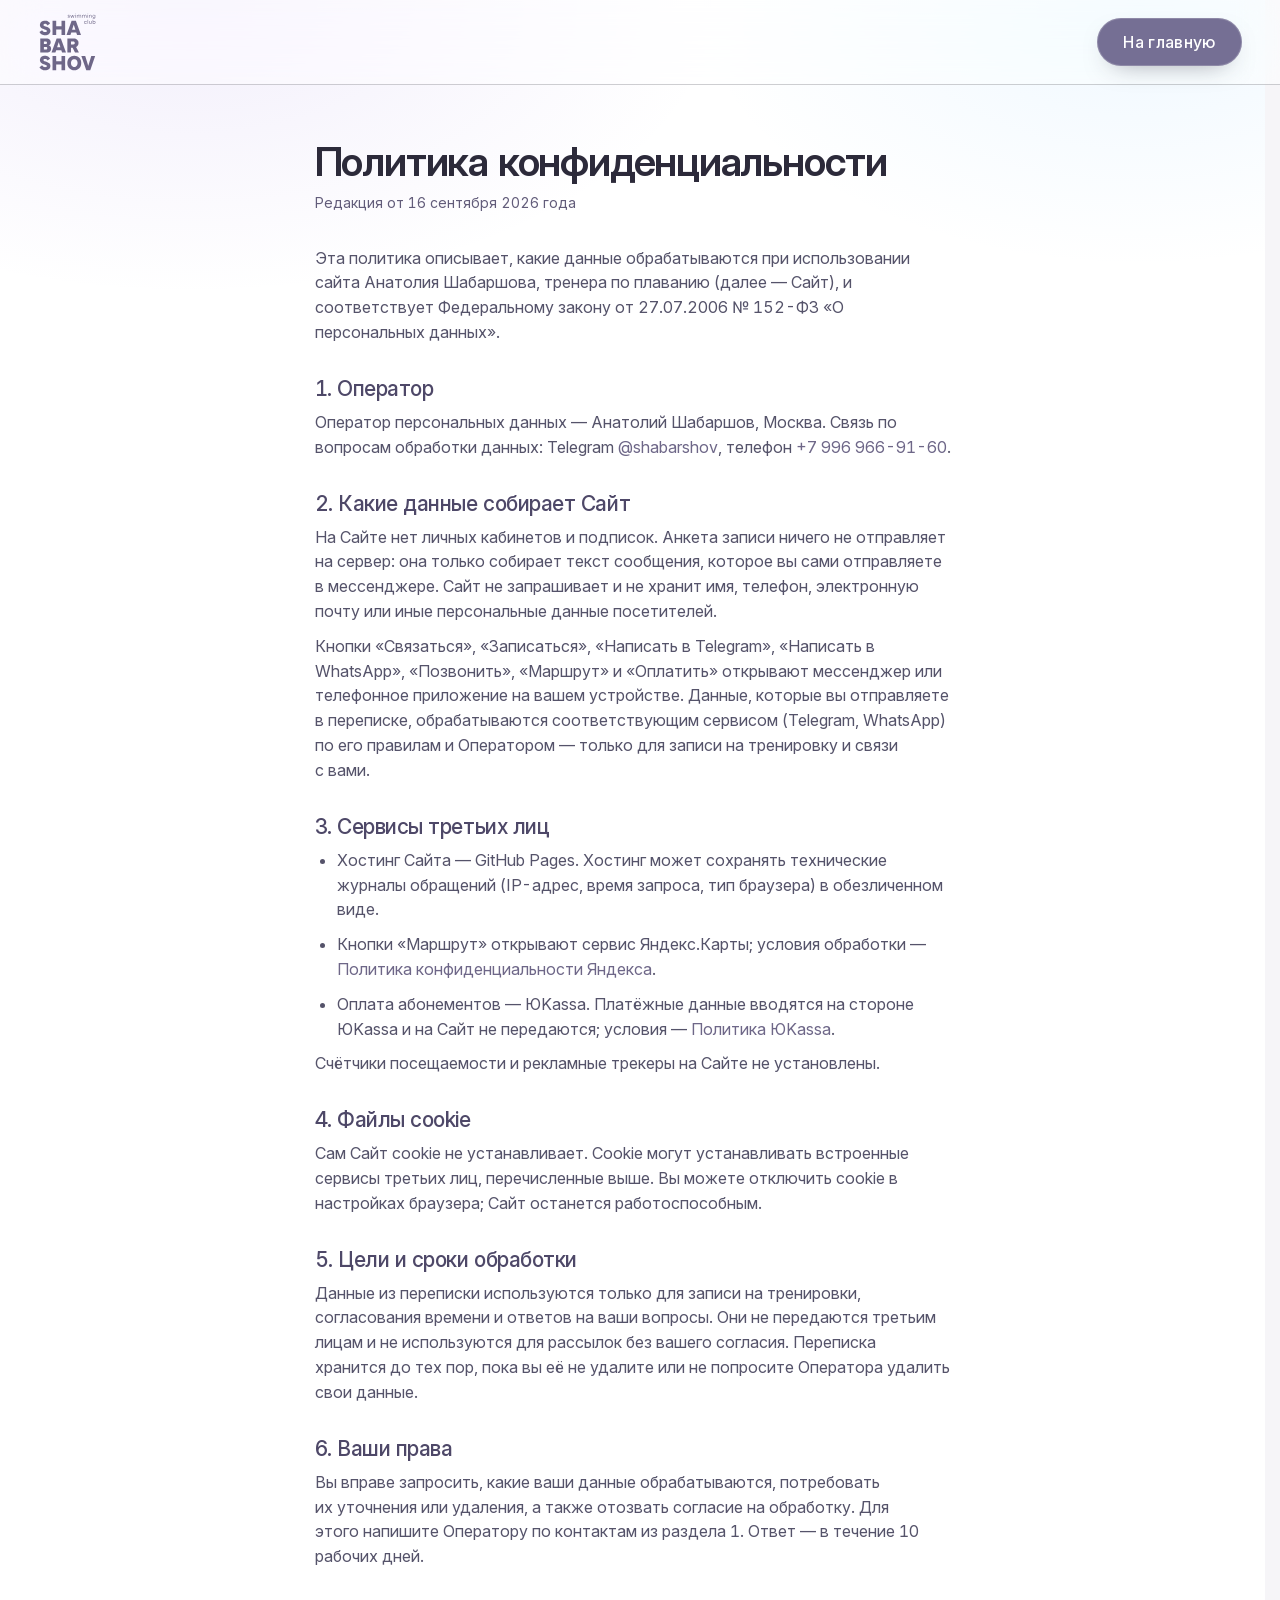
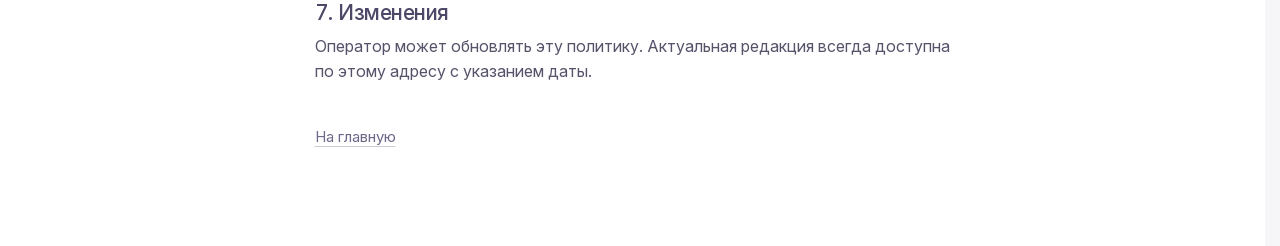
<file: v3/politika.html>
<!DOCTYPE html>
<html lang="ru">
<head>
  <meta charset="utf-8">
  <meta name="viewport" content="width=device-width, initial-scale=1">
  <meta name="robots" content="noindex, nofollow">
  <title>Политика конфиденциальности — Анатолий Шабаршов, тренер по плаванию</title>
  <meta name="robots" content="noindex, follow">
  <link rel="icon" href="img/icon-light.svg" type="image/svg+xml">
  <link rel="apple-touch-icon" href="img/icon-light-180.webp">
  <link rel="stylesheet" href="css/style.css?v=1790069085">
</head>
<body class="page-doc">
<header class="nav">
  <div class="wrap nav__in">
    <a class="nav__brand" href="./" aria-label="На главную"><span class="logo logo--nav"></span></a>
    <a class="nav__cta" href="./">На главную</a>
  </div>
</header>
<main class="doc">
  <h1>Политика конфиденциальности</h1>
  <p class="date">Редакция от 16 сентября 2026 года</p>

  <p>Эта политика описывает, какие данные обрабатываются при использовании сайта Анатолия Шабаршова, тренера по плаванию (далее — Сайт), и соответствует Федеральному закону от 27.07.2006 № 152-ФЗ «О персональных данных».</p>

  <h2>1. Оператор</h2>
  <p>Оператор персональных данных — Анатолий Шабаршов, Москва. Связь по вопросам обработки данных: Telegram <a href="https://t.me/shabarshov" target="_blank" rel="noopener">@shabarshov</a>, телефон <a href="tel:+79969669160">+7 996 966-91-60</a>.</p>

  <h2>2. Какие данные собирает Сайт</h2>
  <p>На Сайте нет личных кабинетов и подписок. Анкета записи ничего не отправляет на сервер: она только собирает текст сообщения, которое вы сами отправляете в мессенджере. Сайт не запрашивает и не хранит имя, телефон, электронную почту или иные персональные данные посетителей.</p>
  <p>Кнопки «Связаться», «Записаться», «Написать в Telegram», «Написать в WhatsApp», «Позвонить», «Маршрут» и «Оплатить» открывают мессенджер или телефонное приложение на вашем устройстве. Данные, которые вы отправляете в переписке, обрабатываются соответствующим сервисом (Telegram, WhatsApp) по его правилам и Оператором — только для записи на тренировку и связи с вами.</p>

  <h2>3. Сервисы третьих лиц</h2>
  <ul>
    <li>Хостинг Сайта — GitHub Pages. Хостинг может сохранять технические журналы обращений (IP-адрес, время запроса, тип браузера) в обезличенном виде.</li>
    <li>Кнопки «Маршрут» открывают сервис Яндекс.Карты; условия обработки — <a href="https://yandex.ru/legal/confidential/" target="_blank" rel="noopener">Политика конфиденциальности Яндекса</a>.</li>
    <li>Оплата абонементов — ЮKassa. Платёжные данные вводятся на стороне ЮKassa и на Сайт не передаются; условия — <a href="https://yoomoney.ru/page?id=527708" target="_blank" rel="noopener">Политика ЮKassa</a>.</li>
  </ul>
  <p>Счётчики посещаемости и рекламные трекеры на Сайте не установлены.</p>

  <h2>4. Файлы cookie</h2>
  <p>Сам Сайт cookie не устанавливает. Cookie могут устанавливать встроенные сервисы третьих лиц, перечисленные выше. Вы можете отключить cookie в настройках браузера; Сайт останется работоспособным.</p>

  <h2>5. Цели и сроки обработки</h2>
  <p>Данные из переписки используются только для записи на тренировки, согласования времени и ответов на ваши вопросы. Они не передаются третьим лицам и не используются для рассылок без вашего согласия. Переписка хранится до тех пор, пока вы её не удалите или не попросите Оператора удалить свои данные.</p>

  <h2>6. Ваши права</h2>
  <p>Вы вправе запросить, какие ваши данные обрабатываются, потребовать их уточнения или удаления, а также отозвать согласие на обработку. Для этого напишите Оператору по контактам из раздела 1. Ответ — в течение 10 рабочих дней.</p>

  <h2>7. Изменения</h2>
  <p>Оператор может обновлять эту политику. Актуальная редакция всегда доступна по этому адресу с указанием даты.</p>

  <p style="margin-top:40px"><a class="arrow" href="./">На главную</a></p>
</main>
</body>
</html>
</file>
<file: css/style.css>
/* SHABARSHOV swimming club — одностраничник.
   Палитра из логотипа: лаванда #A9A1C2 / #6E6788, светлая лаванда #F6F5F8, текст тёмно-фиолетовый.
   Шрифт Inter везде. Порядок: основа, шапка, первый экран, волна, тренер, форматы, карта,
   отзывы, вопросы, финал и подвал, окна, окно цен, политика. */

/* ===== Основа ===== */
@font-face { font-family: "Inter"; src: url("../fonts/inter-latin.woff2") format("woff2"); font-weight: 100 900; font-display: swap; unicode-range: U+0000-00FF, U+2011, U+2013-2014, U+2018-201D, U+2026, U+20BD; }
@font-face { font-family: "Inter"; src: url("../fonts/inter-cyrillic.woff2") format("woff2"); font-weight: 100 900; font-display: swap; unicode-range: U+0400-045F, U+0490-0491, U+04B0-04B1, U+2116; }

:root {
  --mute: #726C88; --ink: #2A2837; --head: #2C2A3A; --text: #55536A; --grey: #625C7A;
  --line: rgba(40, 38, 55, .12); --white: #FFF; --light: #F6F5F8;
  --lav: #A9A1C2; --lav-deep: #6E6788;
  --head-font: "Inter", -apple-system, "Helvetica Neue", Arial, sans-serif;
  --sans: "Inter", -apple-system, BlinkMacSystemFont, "Helvetica Neue", Arial, sans-serif;
  --ease: cubic-bezier(.25, .1, .25, 1); --ease-out: cubic-bezier(.22, 1, .36, 1);
  --w: 1120px; --w-narrow: 720px; --nav-h: 60px;
}
@media (min-width: 1500px) { :root { --w: 1280px; } }
@media (max-width: 734px) { :root { --nav-h: 56px; } }

* { margin: 0; padding: 0; box-sizing: border-box; }
html { background: var(--light); scroll-behavior: smooth; -webkit-text-size-adjust: 100%; }
body { font-family: var(--sans); font-size: 17px; line-height: 1.5; color: var(--ink); background: var(--white); -webkit-font-smoothing: antialiased; font-variant-numeric: tabular-nums; }
html, body { overflow-x: hidden; max-width: 100%; overscroll-behavior-x: none; }
a { color: inherit; text-decoration: none; }
img { display: block; max-width: 100%; }
p { overflow-wrap: anywhere; text-wrap: pretty; }
h1, h2 { font-family: var(--head-font); font-weight: 600; letter-spacing: -0.028em; line-height: 1.1; color: var(--head); text-wrap: balance; }
h1 em, h2 em { font-style: normal; color: inherit; }
h2 { font-size: clamp(28px, 3.4vw, 44px); margin: 0 auto 20px; max-width: 20em; }
.nw { white-space: nowrap; }
.wrap { max-width: var(--w); margin: 0 auto; padding: 0 24px; }
.wrap--narrow { max-width: var(--w-narrow); }
.anchor { scroll-margin-top: var(--nav-h); }
:focus-visible { outline: 2px solid var(--lav); outline-offset: 3px; border-radius: 6px; }
.skip { position: absolute; width: 1px; height: 1px; clip-path: inset(50%); overflow: hidden; white-space: nowrap; }
.skip:focus { position: fixed; left: 12px; top: 12px; width: auto; height: auto; clip-path: none; background: #6E6788; color: #fff; padding: 10px 16px; border-radius: 10px; z-index: 100; }
.logo { display: inline-block; aspect-ratio: 673 / 682; background: currentColor; color: var(--lav); -webkit-mask: url("../img/logo.svg") center / contain no-repeat; mask: url("../img/logo.svg") center / contain no-repeat; }
.logo--nav { width: 40px; display: block; color: #6E6788; }
.lead { font-size: 19px; line-height: 1.6; color: var(--text); max-width: 36em; margin: 0 auto; }
a.name { color: inherit; font-weight: 600; text-decoration: underline; text-decoration-thickness: 1px; text-decoration-color: rgba(110, 103, 136, .28); text-underline-offset: 4px; transition: text-decoration-color .6s cubic-bezier(.16, 1, .3, 1), color .6s ease; }
a.name:hover { color: var(--head); text-decoration-color: rgba(110, 103, 136, .7); }

/* Полосы разделов: всё по центру */
.band { padding: clamp(80px, 9vw, 120px) 0; }
.band .wrap { text-align: center; }
.band--light { background: radial-gradient(55% 60% at 8% 0%, rgba(148, 119, 224, .07) 0%, transparent 70%), radial-gradient(50% 60% at 95% 100%, rgba(122, 196, 255, .08) 0%, transparent 70%), #FFFFFF; }
#trener, #formaty, #gde, .band--quote { padding: clamp(104px, 12vw, 168px) 0; }
#faq { padding: clamp(96px, 10vw, 140px) 0; }

/* Появление при прокрутке */
.js .rv { opacity: 0; transform: translateY(22px); transition: opacity 1.2s var(--ease-out), transform 1.2s var(--ease-out); }
.js .rv.on { opacity: 1; transform: none; }
.js h1.rv, .js h2.rv { clip-path: inset(0 0 100% 0); transform: none; transition: clip-path 1.3s var(--ease-out), opacity .9s var(--ease-out); }
.js h1.rv.on, .js h2.rv.on { clip-path: inset(-10% -5% -15% -5%); }

/* Кнопки и ссылки */
.btn { display: inline-flex; align-items: center; justify-content: center; min-height: 52px; padding: 0 30px; border-radius: 980px; font-size: 15px; font-weight: 500; letter-spacing: .01em; }
.btn:not(.btn--outline) { background: #E6E2EE; color: #4E4866; box-shadow: inset 0 0 0 1px rgba(110, 103, 136, .28); }
.btn:not(.btn--outline):hover { background: #DCD7E6; }
.btn--outline { background: transparent; color: var(--head); border: 1px solid rgba(112, 104, 138, .35); }
.btn--outline:hover { border-color: var(--head); background: rgba(112, 104, 138, .06); }
.btn, .nav__cta, .mpin__route, .more > summary { transition: background .45s cubic-bezier(.16, 1, .3, 1), box-shadow .45s cubic-bezier(.16, 1, .3, 1), border-color .45s cubic-bezier(.16, 1, .3, 1), transform .45s cubic-bezier(.16, 1, .3, 1), color .45s ease; }
@media (hover: hover) {
  .btn:hover, .mpin__route:hover, .more > summary:hover { transform: translateY(-1px); box-shadow: inset 0 0 0 1px rgba(110, 103, 136, .35), 0 10px 24px -14px rgba(40, 38, 55, .3); }
}
.btn:active, .nav__cta:active, .mpin__route:active, .more > summary:active { transform: scale(.97); transition-duration: .15s; }
.arrow { display: inline-flex; align-items: center; color: var(--lav-deep); font-size: 15px; white-space: nowrap; text-decoration: underline; text-decoration-color: rgba(112, 104, 138, .35); text-underline-offset: 4px; transition: text-decoration-color .3s var(--ease); }
.arrow:hover { text-decoration-color: var(--lav-deep); }

@media (max-width: 734px) {
  .wrap { padding: 0 20px; }
  h2 { font-size: 28px; }
  .lead { font-size: 17px; }
  #trener, #formaty, #gde, .band--quote, #faq { padding: 80px 0; }
}

/* ===== Шапка: прозрачная наверху, светлеет при прокрутке ===== */
.nav { position: fixed; top: 0; left: 0; right: 0; z-index: 50; padding-top: env(safe-area-inset-top); background: rgba(255, 255, 255, .72); backdrop-filter: saturate(180%) blur(20px); -webkit-backdrop-filter: saturate(180%) blur(20px); border-bottom: 1px solid rgba(40, 38, 55, .06); transition: background .5s cubic-bezier(.16, 1, .3, 1), border-color .5s ease, backdrop-filter .5s ease; }
.nav.is-top { background: transparent; border-bottom-color: transparent; backdrop-filter: none; -webkit-backdrop-filter: none; }
.nav__in { height: var(--nav-h); display: flex; align-items: center; gap: 32px; }
.nav__links { margin-left: auto; display: flex; gap: 40px; font-size: 13px; letter-spacing: .02em; color: #55536A; }
.nav__links a { transition: color .25s var(--ease); }
.nav__links a:hover, .nav__links a.on { color: var(--lav-deep); }
.nav__cta { margin-left: auto; position: relative; isolation: isolate; font-size: 13px; font-weight: 500; letter-spacing: .02em; padding: 8px 18px; border-radius: 980px; background: #E6E2EE; color: #4E4866; box-shadow: inset 0 0 0 1px rgba(110, 103, 136, .28); }
.nav__links + .nav__cta { margin-left: 0; }
.nav__cta:hover { background: #DCD7E6; }
@media (max-width: 734px) {
  .nav { position: absolute; background: transparent; border-bottom: 0; backdrop-filter: none; -webkit-backdrop-filter: none; }
  .nav__in { height: 72px; }
  .nav__links { display: none; }
  /* «Связаться» — плашка внизу экрана, появляется после первого экрана и прячется у финала.
     !important у фона — сильнее наведения; у анимации — сильнее «уменьшения движения» */
  .nav__cta { position: fixed; top: auto; right: auto; left: 50%; bottom: calc(16px + env(safe-area-inset-bottom)); z-index: 70; transform: translate(-50%, 24px); opacity: 0; pointer-events: none;
    min-width: 210px; height: 48px; padding: 0 28px; display: inline-flex; align-items: center; justify-content: center; font-size: 15px;
    background: rgba(236, 232, 243, .82) !important; backdrop-filter: blur(16px) saturate(140%); -webkit-backdrop-filter: blur(16px) saturate(140%);
    box-shadow: inset 0 0 0 1px rgba(110, 103, 136, .22), 0 14px 34px -16px rgba(40, 38, 55, .35);
    transition: opacity .7s cubic-bezier(.16, 1, .3, 1), transform .8s cubic-bezier(.16, 1, .3, 1) !important; }
  body.past-hero .nav__cta { opacity: 1; transform: translate(-50%, 0); pointer-events: auto; }
  body.at-end .nav__cta { opacity: 0; transform: translate(-50%, 24px); pointer-events: none; }
}

/* ===== Первый экран: заголовок по центру на сияющей подложке ===== */
.hero { position: relative; overflow-x: clip; overflow-y: visible; z-index: 1; }
.hero::before { content: ""; position: absolute; inset: 0 -10% 30% -10%; pointer-events: none; background: radial-gradient(45% 40% at 40% 35%, rgba(169, 161, 194, .18) 0%, transparent 70%), radial-gradient(40% 35% at 55% 70%, rgba(185, 196, 245, .16) 0%, transparent 70%); animation: drift 18s ease-in-out infinite alternate; }
@keyframes drift { 0% { transform: translate3d(-3%, -2%, 0) scale(1); } 100% { transform: translate3d(3%, 3%, 0) scale(1.06); } }
.hero:not(.hero--end) { background: radial-gradient(55% 45% at 18% 38%, rgba(148, 119, 224, .20) 0%, transparent 70%), radial-gradient(45% 40% at 84% 44%, rgba(122, 196, 255, .22) 0%, transparent 70%), linear-gradient(180deg, #FDFDFE 0%, #F7F6FA 45%, #FFFFFF 90%); }
.hero:not(.hero--end)::before { inset: -20% -10%; background: radial-gradient(40% 35% at 30% 30%, rgba(148, 119, 224, .16) 0%, transparent 70%), radial-gradient(35% 30% at 75% 40%, rgba(122, 196, 255, .18) 0%, transparent 70%); -webkit-mask: linear-gradient(180deg, transparent 0%, #000 30%, #000 60%, transparent 92%); mask: linear-gradient(180deg, transparent 0%, #000 30%, #000 60%, transparent 92%); }
.hero > .wrap { position: relative; }
.hero__in { display: grid; grid-template-columns: 1fr; align-items: center; justify-items: center; text-align: center; gap: 0; min-height: 0; padding-block: clamp(96px, 14vh, 150px) clamp(110px, 15vh, 170px); }
.hero:not(.hero--end) .hero__in { padding-top: calc(var(--nav-h) + clamp(96px, 14vh, 150px)); }
.hero__text { display: flex; flex-direction: column; align-items: center; }
.hero__title { font-size: clamp(40px, 5.2vw, 68px); font-weight: 600; letter-spacing: -0.035em; line-height: 1.05; margin-bottom: 16px; }
.hero__sub { font-size: clamp(19px, 1.7vw, 24px); color: var(--text); max-width: 30em; }
.hero__btns { display: flex; align-items: center; justify-content: center; gap: 14px; flex-wrap: wrap; margin-top: 40px; }
.hero__btns .btn { min-width: 220px; }
@media (max-width: 900px) {
  .hero:not(.hero--end) { background: radial-gradient(80% 35% at 15% 32%, rgba(148, 119, 224, .22) 0%, transparent 70%), radial-gradient(70% 30% at 90% 40%, rgba(122, 196, 255, .24) 0%, transparent 70%), linear-gradient(180deg, #FDFDFE 0%, #F7F6FA 45%, #FFFFFF 90%); }
  .hero:not(.hero--end)::before { inset: -10% -20%; }
}
@media (max-width: 734px) {
  .hero__in { padding-top: 104px; padding-bottom: 96px; }
  .hero:not(.hero--end) .hero__in { padding-top: 120px; }
  .hero__title { font-size: 38px; }
  /* две кнопки в одну строку, чуть меньше */
  .hero__btns { gap: 10px; flex-wrap: nowrap; }
  .hero__btns .btn { min-width: 0; width: auto; min-height: 44px; padding: 0 16px; font-size: 14px; white-space: nowrap; }
}

/* ===== Волна: светящаяся синусоида, плывёт без стыка ===== */
.wave { position: absolute; left: 0; right: 0; top: auto; bottom: -30px; height: 60px; pointer-events: none; z-index: 2; overflow: hidden; }
.wave svg { position: absolute; top: 0; left: 0; width: 200%; height: 100%; animation: wave-move 90s linear infinite; will-change: transform; }
.wave__glow { filter: blur(6px); opacity: .55; }
@keyframes wave-move { from { transform: translateX(0); } to { transform: translateX(-50%); } }
@media (max-width: 734px) {
  .wave { height: 44px; bottom: -22px; }
  .wave svg { width: 400%; animation-duration: 120s; }
}

/* ===== Тренер: фото слева, текст справа, «Подробнее» раскрывается ===== */
.trener { display: grid; grid-template-columns: 400px minmax(0, 1fr); gap: 88px; align-items: center; }
.trener__fig { margin: 0; }
.trener__photo { margin: 0; border-radius: 24px; overflow: hidden; aspect-ratio: 4 / 5; box-shadow: 0 30px 60px -36px rgba(112, 104, 138, .45); }
.trener__photo img { width: 100%; height: 100%; object-fit: cover; object-position: 50% 15%; }
.trener__body { max-width: 600px; }
.trener__body, .trener__body * { text-align: left; }
.trener__head { max-width: none; margin: 0; }
.trener__meta { margin-bottom: 10px; font-size: 14px; font-weight: 500; letter-spacing: .02em; color: var(--lav-deep); }
.trener h2 { margin-left: 0; margin-right: 0; margin-bottom: 14px; text-align: left; font-size: clamp(34px, 3.4vw, 46px); }
.trener .lead { margin-left: 0; margin-right: 0; text-align: left; font-size: 19px; }

.more > summary { display: inline-grid; grid-template-columns: auto auto; align-items: center; justify-content: flex-start; gap: 12px; min-height: 48px; padding: 0 22px 0 26px; border: 1px solid var(--lav); border-radius: 980px; color: var(--lav-deep); font-size: 15px; font-weight: 500; cursor: pointer; list-style: none; }
.more > summary::-webkit-details-marker { display: none; }
.more > summary:hover { background: #F2F1F5; }
.more > summary::after { content: ""; grid-row: 1; grid-column: 2; flex: none; width: 9px; height: 9px; margin: 0 4px 4px 0; border-right: 1.5px solid currentColor; border-bottom: 1.5px solid currentColor; background: none; transform: rotate(45deg); transition: transform .7s cubic-bezier(.16, 1, .3, 1), margin .7s cubic-bezier(.16, 1, .3, 1); color: var(--lav-deep); }
.more.is-open[open] > summary::after { transform: rotate(-135deg); margin: 5px 4px 0 0; }
/* надписи «Подробнее» / «Свернуть» сменяются на месте */
.more > summary > .more__t, .more > summary > .more__c { grid-row: 1; grid-column: 1; display: block; justify-self: center; max-width: none; white-space: nowrap; transition: opacity .45s cubic-bezier(.16, 1, .3, 1), transform .6s cubic-bezier(.16, 1, .3, 1); }
.more > summary > .more__c { opacity: 0; transform: translateY(6px); }
.more.is-open > summary > .more__t { opacity: 0; transform: translateY(-6px); }
.more.is-open > summary > .more__c { opacity: 1; transform: none; }
.trener .more { margin-top: 24px; }
.bio-wrap { overflow: hidden; }
.bio { list-style: none; display: grid; }
.trener .bio { grid-template-columns: repeat(2, minmax(0, 1fr)); gap: 28px; text-align: left; }
.trener .more .bio { margin-top: 16px; padding-top: 16px; border-top: 1px solid var(--line); }
.bio b { display: block; font-size: 11px; font-weight: 500; letter-spacing: .22em; text-transform: uppercase; color: var(--lav-deep); margin-bottom: 8px; }
.bio p { font-size: 13.5px; color: var(--text); }
@media (max-width: 900px) {
  .trener { grid-template-columns: 1fr; gap: 32px; align-items: start; }
  .trener__fig { justify-self: center; width: min(260px, 70%); }
  .trener__body { display: flex; flex-direction: column; max-width: none; }
  .trener__head { display: contents; }
  .trener h2 { margin-bottom: 20px; font-size: clamp(28px, 3.4vw, 44px); }
  .trener .lead { font-size: 19px; }
  .trener__meta { margin-bottom: 14px; }
  .trener .more { order: 2; margin-top: 32px; }
  .more > summary { margin: 0 auto; }
  .trener .bio { grid-template-columns: 1fr; gap: 22px; }
  .trener .more .bio { margin-top: 20px; padding-top: 20px; }
  .bio b { margin-bottom: 10px; }
  .bio p { font-size: 15px; }
  .trener .bio li, .trener .bio li * { text-align: center; }
}
@media (max-width: 734px) {
  .trener__body, .trener__body * { text-align: center; }
  .trener__meta, .trener h2, .trener .lead { margin-left: auto; margin-right: auto; text-align: center; }
  .trener h2 { font-size: 28px; }
  .trener .lead { font-size: 17px; }
  .more > summary { justify-content: center; }
  .trener .more { order: 3; }
}

/* ===== Форматы: три карточки и сменяющаяся строка заголовка ===== */
.rot { display: inline-grid; vertical-align: top; }
.rot__i { grid-area: 1 / 1; opacity: 0; transform: translateY(.18em); filter: blur(3px); transition: opacity 1.6s cubic-bezier(.45, 0, .2, 1), transform 1.8s cubic-bezier(.16, 1, .3, 1), filter 1.6s cubic-bezier(.45, 0, .2, 1); white-space: nowrap; }
.rot__i.is-on { opacity: 1; transform: none; filter: blur(0); transition-delay: .35s; }
.rot__i.is-off { opacity: 0; }
@media (max-width: 900px) { .rot { display: inline; } .rot__i:not(:first-child) { display: none; } .rot__i:first-child { opacity: 1; transform: none; filter: none; white-space: normal; } }
.rot__i.is-off { transform: translateY(-.18em); filter: blur(3px); }

.list { list-style: none; display: grid; grid-template-columns: repeat(3, minmax(0, 1fr)); gap: 20px; margin-top: 64px; text-align: left; }
#formaty .list { position: relative; isolation: isolate; overflow: visible; }
.list li { position: relative; display: flex; flex-direction: column; gap: 12px; padding: 32px 30px 30px; border-radius: 26px; background: #FFFFFF; border: 1px solid rgba(40, 38, 55, .06); overflow: hidden; box-shadow: 0 1px 2px rgba(40, 38, 55, .03), 0 24px 48px -36px rgba(40, 38, 55, .22); }
.list li b { font-family: var(--sans); font-weight: 600; font-size: 24px; line-height: 1.2; letter-spacing: -0.02em; color: var(--head); transition: color .3s var(--ease); padding-right: 110px; white-space: nowrap; }
.list li:hover b { color: var(--lav-deep); }
.list li p { color: var(--grey); font-size: 16px; line-height: 1.55; flex: 1; }
.list__price { margin-top: 8px; padding-top: 18px; border-top: 1px solid rgba(40, 38, 55, .07); font-family: var(--sans); font-weight: 500; font-size: 22px; letter-spacing: -0.02em; color: var(--head); white-space: nowrap; }
.list__price small { display: block; margin-top: 4px; font-family: var(--sans); font-weight: 400; font-size: 12px; letter-spacing: .01em; color: var(--grey); }
/* «Записаться» — текстовая ссылка со стрелкой в правом верхнем углу.
   !important у анимации — чтобы «уменьшение движения» её не отключало, как и раньше */
.list li .arrow { position: absolute; top: 34px; right: 30px; align-self: flex-start; display: inline-flex; align-items: center; gap: 6px; height: auto; padding: 0; border-radius: 980px; background: transparent; box-shadow: none; color: var(--mute); font-size: 13px; font-weight: 500; letter-spacing: .01em; text-decoration: none; white-space: nowrap; transition: color .8s cubic-bezier(.16, 1, .3, 1) !important; }
.list li .arrow::after { content: "→"; display: inline-block; transition: transform .8s cubic-bezier(.16, 1, .3, 1); }
.list li .arrow:hover { color: var(--head); }
.list li .arrow:hover::after { transform: translateX(3px); }
.formats__more { margin-top: 36px; text-align: center; }
@media (hover: hover) and (min-width: 901px) {
  .list li { transition: background 1s cubic-bezier(.16, 1, .3, 1), transform 1.1s cubic-bezier(.16, 1, .3, 1), box-shadow 1.1s cubic-bezier(.16, 1, .3, 1); }
  .list li b, .list li p, .list__price, .list__price small { transition: color .5s cubic-bezier(.22, 1, .36, 1); }
  .list li:hover { background: #FBFAFC; transform: translateY(-2px); box-shadow: 0 18px 40px -30px rgba(110, 103, 136, .35); }
  .list li:hover b, .list li:hover .list__price { color: var(--head); }
  .list li:hover p, .list li:hover .list__price small { color: var(--text); }
}
@media (max-width: 1000px) and (min-width: 735px) { .list { grid-template-columns: 1fr; } }
@media (max-width: 734px) {
  .list { grid-template-columns: 1fr; margin-top: 40px; }
  .list li { padding: 22px 20px 20px; gap: 8px; }
  .list li b { padding-right: 96px; font-size: 22px; white-space: normal; }
  .list li .arrow { top: 25px; right: 20px; }
  .list__price { padding-top: 14px; font-size: 20px; }
}

/* ===== Карта бассейнов: метки с карточками ===== */
.citymap { position: relative; margin-top: 64px; border-radius: 28px; overflow: hidden; background: var(--light); text-align: left; touch-action: pan-y; -webkit-user-select: none; user-select: none; -webkit-touch-callout: none; }
.citymap img { width: 100%; height: auto; filter: saturate(.55) brightness(1.04) contrast(.93); pointer-events: none; -webkit-user-drag: none; }
.citymap__credit { position: absolute; right: 10px; bottom: 8px; font-size: 10px; color: var(--grey); background: rgba(255, 255, 255, .5); padding: 2px 6px; border-radius: 6px; opacity: .8; }
.mpin { position: absolute; width: 0; height: 0; z-index: 1; }
.mpin:hover, .mpin.is-open { z-index: 3; }
.mpin__dot { position: absolute; left: -9px; top: -9px; width: 18px; height: 18px; padding: 0; border-radius: 50%; background: #7F7899; border: 3px solid #fff; box-shadow: 0 2px 6px rgba(40, 38, 55, .25); cursor: pointer; z-index: 2; }
/* мягкая синхронная пульсация точек; !important — работает и при «уменьшении движения», как раньше */
.mpin__dot::before { content: ""; position: absolute; inset: -3px; border-radius: 50%; background: rgba(122, 196, 255, .0); box-shadow: 0 0 0 0 rgba(148, 119, 224, .45); pointer-events: none; animation: soft-dot 5s ease-in-out infinite !important; }
@keyframes soft-dot { 0%, 100% { box-shadow: 0 0 0 0 rgba(148, 119, 224, .22); } 50% { box-shadow: 0 0 0 9px rgba(148, 119, 224, 0), 0 0 14px 2px rgba(148, 119, 224, .18); } }
@keyframes soft-label { 0%, 100% { box-shadow: 0 4px 14px -8px rgba(40, 38, 55, .22); } 50% { box-shadow: 0 4px 14px -8px rgba(40, 38, 55, .22), 0 0 16px 1px rgba(148, 119, 224, .22); } }
.mpin__card { position: absolute; display: block; width: max-content; max-width: 280px; padding: 18px 22px 18px; background: #fff; border-radius: 14px; box-shadow: 0 12px 32px -12px rgba(40, 38, 55, .35); text-align: center; }
.mpin__card::before { content: ""; position: absolute; width: 10px; height: 10px; background: #fff; transform: rotate(45deg); }
.mpin--t .mpin__card { left: 50%; bottom: 22px; transform: translateX(-50%); }
.mpin--t .mpin__card::before { left: calc(50% - 5px); bottom: -4px; }
.mpin--l2 .mpin__card { right: 22px; top: 50%; transform: translateY(-50%); }
.mpin--l2 .mpin__card::before { right: -4px; top: calc(50% - 5px); }
.mpin--b .mpin__card { left: 50%; top: 22px; transform: translateX(-60%); }
.mpin--b .mpin__card::before { left: 60%; top: -4px; }
.mpin--tr .mpin__card { left: -14px; bottom: 22px; }
.mpin--tr .mpin__card::before { left: 9px; bottom: -4px; }
.mpin__card b { display: block; font-family: var(--sans); font-weight: 600; font-size: 18px; color: var(--head); letter-spacing: -0.01em; text-align: center; }
.citymap__panel b { font-family: var(--sans); font-weight: 600; }
.mpin__more { display: block; }
.mpin__addr { display: block; margin-top: 4px; font-size: 13px; line-height: 1.4; color: var(--text); text-align: center; }
.mpin__card em { display: block; margin-top: 6px; font-style: normal; font-weight: 500; font-size: 13px; line-height: 1.5; color: var(--head); text-align: center; }
.mpin__acts { display: flex; justify-content: center; gap: 8px; margin-top: 12px; }
.mpin__route { display: inline-flex; align-items: center; gap: 4px; height: 28px; padding: 0 14px; border-radius: 980px; background: #E6E2EE; color: #4E4866; font-size: 12px; font-weight: 600; letter-spacing: .02em; white-space: nowrap; box-shadow: inset 0 0 0 1px rgba(110, 103, 136, .28); }
.mpin__route::after { content: "↗"; font-size: 11px; }
.mpin__route:hover { background: #DCD7E6; }
.mpin__route--ghost { background: transparent; box-shadow: inset 0 0 0 1px rgba(110, 103, 136, .3); }
.mpin__route--ghost::after { content: none; }
.citymap__panel { display: none; }
@media (max-width: 900px) {
  /* телефон и планшет: на карте только подписи сбоку от точек, подробности — в плашке под картой */
  .mpin { z-index: 2; }
  .mpin__dot { width: 20px; height: 20px; left: -10px; top: -10px; background: var(--lav-deep); }
  .mpin__dot::after { content: ""; position: absolute; inset: -12px; border-radius: 50%; }
  .mpin.is-open .mpin__dot { background: #7F7899; }
  /* !important у анимации — работает и при «уменьшении движения», как раньше */
  .mpin .mpin__card { top: 50%; bottom: auto; transform: translateY(-50%); padding: 6px 10px 7px; border-radius: 10px; white-space: nowrap; cursor: pointer; transition: box-shadow .25s var(--ease); animation: soft-label 5s ease-in-out infinite !important; }
  .mpin--l2 .mpin__card, .mpin--b .mpin__card, .mpin--t .mpin__card { right: 16px; left: auto; }
  .mpin--tr .mpin__card { left: 16px; right: auto; }
  .mpin.is-open .mpin__card { background: #FFFFFF; box-shadow: 0 4px 14px -8px rgba(40, 38, 55, .22), 0 0 0 1px rgba(110, 103, 136, .22); }
  .mpin__card::before { display: none; }
  .mpin__card::after { content: ""; position: absolute; inset: -10px -8px; }
  .mpin__card b { font-size: 13px; }
  .mpin__more { display: none; }
  .citymap__panel { display: block; position: relative; margin-top: 12px; padding: 20px; border-radius: 16px; background: #fff; border: 1px solid rgba(112, 104, 138, .18); min-height: 64px; text-align: center; }
  .citymap__panel b { display: block; font-size: 17px; color: var(--head); text-align: center; }
  .citymap__panel .mpin__more { display: block; }
  .citymap__panel .mpin__addr { font-size: 14px; text-align: center; }
  .citymap__panel em { display: block; margin-top: 6px; font-style: normal; font-weight: 600; font-size: 14px; color: var(--lav-deep); text-align: center; }
  .citymap__panel .mpin__route { height: 32px; font-size: 13px; }
}
@media (max-width: 734px) { .citymap { margin-top: 40px; } }

/* ===== Отзывы: три колонки по центру ===== */
.band--quote h2 { margin-bottom: 56px; }
.reviews { display: grid; grid-template-columns: repeat(3, minmax(0, 1fr)); gap: 0 64px; max-width: var(--w); margin: 0 auto; text-align: center; }
.review { display: flex; flex-direction: column; justify-content: space-between; align-items: center; gap: 16px; padding: 28px 0 0; border-top: 1px solid var(--line); }
.review p { font-family: var(--sans); font-weight: 400; font-size: 18px; line-height: 1.6; letter-spacing: 0; color: var(--head); }
.review footer { display: flex; align-items: center; justify-content: center; gap: 12px; margin-top: 18px; font-size: 15px; font-weight: 500; color: var(--head); }
.stars { color: #A9A1C2; font-size: 14px; letter-spacing: .14em; }
.review__src { font-size: 13px; font-weight: 400; color: var(--lav-deep); text-decoration: underline; text-decoration-color: rgba(112, 104, 138, .35); text-underline-offset: 3px; }
@media (max-width: 900px) {
  .reviews { grid-template-columns: 1fr; }
  .review { padding: 24px 0; }
}
@media (max-width: 734px) {
  .band--quote h2 { margin-bottom: 32px; }
  .review p { font-size: 17px; }
}

/* ===== Вопросы: узкая колонка, «+» превращается в «×» ===== */
#faq h2 { max-width: none; margin-bottom: 24px; text-align: center; }
.qa { border-bottom: 1px solid var(--line); }
.qa summary { cursor: pointer; list-style: none; display: flex; justify-content: center; align-items: center; gap: 14px; padding: 26px 0; font-size: 18px; font-weight: 500; color: var(--head); text-align: center; transition: color .25s var(--ease); }
.qa summary::-webkit-details-marker { display: none }
.qa summary::after { content: ""; flex: none; width: 12px; height: 12px; color: var(--mute); background: linear-gradient(currentColor, currentColor) center / 100% 1.5px no-repeat, linear-gradient(currentColor, currentColor) center / 1.5px 100% no-repeat; transform: rotate(0deg); transition: transform .7s cubic-bezier(.16, 1, .3, 1); }
.qa.is-open summary::after { transform: rotate(45deg); }
.qa summary:hover { color: var(--lav-deep); }
.qa p { color: var(--text); font-size: 16px; text-align: center; padding: 0 24px 26px; overflow: hidden; }
@media (max-width: 734px) { .qa summary { font-size: 17px; } }

/* ===== Финал и подвал ===== */
.hero--end { background: linear-gradient(180deg, #FFFFFF 0%, rgba(255, 255, 255, 0) 30%), radial-gradient(55% 45% at 82% 10%, rgba(169, 161, 194, .22) 0%, transparent 70%), radial-gradient(45% 40% at 16% 30%, rgba(185, 196, 245, .22) 0%, transparent 70%), linear-gradient(180deg, #FFF 0%, #F6F5F8 100%); }
.end__in { text-align: center; padding-top: clamp(120px, 12vw, 168px); padding-bottom: 56px; }
.end__title { font-size: clamp(34px, 4.6vw, 58px); font-weight: 600; letter-spacing: -0.03em; line-height: 1.05; max-width: 12em; margin: 0 auto 20px; }
.end__note { font-size: 17px; color: var(--grey); max-width: 30em; margin: 0 auto; }
.end__btns { margin-top: 36px; display: flex; flex-direction: column; align-items: center; justify-content: center; flex-wrap: wrap; gap: 18px; }
.end__btns .btn { min-width: 220px; }
.foot { margin-top: 64px; display: flex; flex-direction: column; align-items: center; gap: 16px; }
.foot__links { display: flex; flex-wrap: wrap; justify-content: center; gap: 4px 0; font-size: 14px; }
.foot__links a { color: var(--text); padding: 2px 0; }
.foot__links a + a::before { content: "·"; margin: 0 12px; color: var(--grey); }
.foot__links a:hover { color: var(--lav-deep); }
.foot__legal { display: block; padding-top: 16px; border-top: 1px solid var(--line); font-size: 12px; color: var(--grey); text-align: center; white-space: nowrap; }
.foot__legal a { color: var(--grey); }
.foot__legal a:hover { color: var(--lav-deep); }
@media (max-width: 900px) {
  .hero--end { background: linear-gradient(180deg, rgba(255, 255, 255, 0) 70%, #FFFFFF 100%), radial-gradient(70% 45% at 20% 62%, rgba(169, 161, 194, .22) 0%, transparent 70%), radial-gradient(50% 35% at 85% 85%, rgba(185, 196, 245, .18) 0%, transparent 70%), linear-gradient(180deg, #FFFFFF 0%, #F6F5F8 100%); }
}
@media (max-width: 734px) {
  .end__title { font-size: 32px; }
  .end__btns .btn { width: auto; min-width: 200px; }
  .foot__legal { font-size: 11px; }
}

/* ===== Окна: мягкое появление, сильное размытие сайта под окном ===== */
.sheet { position: fixed; inset: 0; z-index: 90; display: flex; align-items: center; justify-content: center; }
.sheet[hidden] { display: none; }
.sheet__bg { position: absolute; inset: 0; background: rgba(246, 245, 248, .55); backdrop-filter: blur(28px) saturate(120%); -webkit-backdrop-filter: blur(28px) saturate(120%); opacity: 0; transition: opacity .7s cubic-bezier(.16, 1, .3, 1); }
.sheet.is-in .sheet__bg { opacity: 1; }
.sheet__box { position: relative; width: min(420px, calc(100% - 32px)); background: #FFF; border-radius: 28px; padding: 32px 28px 28px; display: flex; flex-direction: column; gap: 10px; opacity: 0; transform: translateY(18px) scale(.97); transition: opacity .6s cubic-bezier(.16, 1, .3, 1), transform .8s cubic-bezier(.16, 1, .3, 1); box-shadow: 0 40px 120px -40px rgba(40, 38, 55, .35), 0 0 0 1px rgba(40, 38, 55, .04); }
.sheet.is-in .sheet__box { opacity: 1; transform: none; }
.sheet__title { font-family: var(--sans); font-weight: 600; font-size: 22px; color: var(--head); letter-spacing: -0.02em; }
.sheet__sub { font-size: 14px; color: var(--grey); margin-bottom: 10px; }
.sheet__btn { width: 100%; }
.sheet__x { position: absolute; top: 14px; right: 14px; width: 36px; height: 36px; border: 0; border-radius: 50%; background: #F2F1F5; cursor: pointer; }
.sheet__x::before, .sheet__x::after { content: ""; position: absolute; left: 11px; right: 11px; top: 17px; height: 1.5px; background: var(--head); transform: rotate(45deg); }
.sheet__x::after { transform: rotate(-45deg); }
/* содержимое проявляется по очереди */
.sheet .sheet__title, .sheet .pr__note, .sheet .sheet__sub, .sheet .sheet__btn {
  opacity: 0; transform: translateY(10px);
  transition: opacity .6s cubic-bezier(.16, 1, .3, 1), transform .8s cubic-bezier(.16, 1, .3, 1);
}
.sheet .pq__h, .sheet .pq li, .sheet .pq__cta { opacity: 0; transform: translateY(8px); transition: opacity .6s cubic-bezier(.16, 1, .3, 1), transform .8s cubic-bezier(.16, 1, .3, 1); }
.sheet.is-in .sheet__title, .sheet.is-in .pr__note, .sheet.is-in .sheet__sub, .sheet.is-in .sheet__btn,
.sheet.is-in .pq__h, .sheet.is-in .pq li, .sheet.is-in .pq__cta { opacity: 1; transform: none; }
.sheet.is-in .sheet__title { transition-delay: .08s; }
.sheet.is-in .sheet__sub { transition-delay: .14s; }
.sheet.is-in .sheet__btn:nth-of-type(1) { transition-delay: .2s; }
.sheet.is-in .sheet__btn:nth-of-type(2) { transition-delay: .26s; }
.sheet.is-in .sheet__btn:nth-of-type(3) { transition-delay: .32s; }
.sheet.is-in .pr__note { transition-delay: .6s; }
.sheet.is-in .pq__h { transition-delay: .12s; }
.sheet.is-in .pq li:nth-child(1) { transition-delay: .16s; }
.sheet.is-in .pq li:nth-child(2) { transition-delay: .21s; }
.sheet.is-in .pq li:nth-child(3) { transition-delay: .26s; }
.sheet.is-in .pq li:nth-child(4) { transition-delay: .31s; }
.sheet.is-in .pq__cta { transition-delay: .4s; }
/* закрытие быстрее; !important — сильнее задержек выше и «уменьшения движения» */
.sheet:not(.is-in) * { transition-delay: 0s !important; transition-duration: .3s !important; }
.sheet:not(.is-in) .sheet__bg { transition-duration: .5s !important; }
@media (max-width: 734px) {
  .sheet { align-items: flex-end; }
  .sheet__box { width: 100%; padding: 28px 20px calc(20px + env(safe-area-inset-bottom)); max-height: 88svh; transform: translateY(40px); }
}

/* Окно «Каналы для связи»: по центру, кнопки с иконками */
#sheet { align-items: center; }
#sheet .sheet__box { width: min(400px, calc(100% - 40px)); padding: 40px 28px 28px; border-radius: 28px; text-align: center; gap: 0; }
#sheet .sheet__title { font-size: 24px; font-weight: 600; letter-spacing: -0.02em; }
#sheet .sheet__sub { margin: 8px auto 24px; max-width: 18em; font-size: 14px; line-height: 1.45; color: var(--grey); }
#sheet .sheet__btn { position: relative; width: 100%; min-height: 54px; margin-top: 10px; gap: 10px; justify-content: center; font-size: 15px; font-weight: 500; background: #F5F4F8; color: var(--head); border: 0; box-shadow: none; }
#sheet .sheet__btn:hover { background: #EEECF3; box-shadow: none; }
#sheet .sheet__btn:first-of-type { background: linear-gradient(100deg, #EFEAF8 0%, #EAF1FA 100%); box-shadow: none; font-weight: 600; }
#sheet .sheet__btn:first-of-type:hover { background: linear-gradient(100deg, #E8E2F5 0%, #E2ECF8 100%); }
#sheet .sheet__btn .ic { width: 20px; height: 20px; flex: none; color: #6E6788; }
#sheet .sheet__btn:first-of-type .ic { width: 30px; height: 30px; padding: 6px; border-radius: 50%; background: #FFFFFF; color: #6E6788; box-shadow: 0 2px 8px -3px rgba(110, 103, 136, .35); }
@media (max-width: 734px) {
  #sheet .sheet__box { padding: 36px 22px 22px; border-radius: 26px; transform: translateY(18px) scale(.96); max-height: none; }
  #sheet.is-in .sheet__box { transform: none; }
}

/* ===== Окно цен: спокойный прайс ===== */
#prices .sheet__box--wide { width: min(520px, calc(100% - 32px)); max-height: calc(100svh - 48px); overflow-y: auto; padding: 48px 44px 36px; gap: 0; border-radius: 32px; }
.sheet__box--wide > * { flex-shrink: 0; }
#prices .sheet__title { font-size: 28px; font-weight: 600; letter-spacing: -0.025em; margin: 0 0 8px; }
.pq__h { margin: 26px 0 4px; font-size: 11px; font-weight: 600; letter-spacing: .16em; text-transform: uppercase; color: var(--mute); }
.pq { list-style: none; }
.pq li { display: flex; justify-content: space-between; align-items: flex-start; gap: 20px; padding: 16px 0; border-bottom: 1px solid rgba(40, 38, 55, .07); }
.pq li:last-child { border-bottom: 0; }
.pq__l b { display: flex; align-items: center; gap: 8px; font-size: 16px; font-weight: 500; color: var(--head); letter-spacing: -0.01em; }
.pq__l small { display: block; margin-top: 3px; font-size: 13px; color: var(--mute); }
.pq__tag { display: inline-block; padding: 2px 8px; border-radius: 980px; background: #EFEBF6; font-size: 10px; font-weight: 600; letter-spacing: .06em; color: #6E6788; text-transform: uppercase; }
.pq__r { display: flex; flex-direction: column; align-items: flex-end; gap: 4px; flex: none; }
.pq__price { font-size: 16px; font-weight: 500; color: var(--head); white-space: nowrap; font-variant-numeric: tabular-nums; }
.pq__pay { font-size: 12px; color: var(--mute); text-decoration: underline; text-decoration-color: rgba(110, 103, 136, .3); text-underline-offset: 3px; transition: color .6s ease, text-decoration-color .6s ease; }
.pq__pay:hover { color: var(--head); text-decoration-color: rgba(110, 103, 136, .7); }
.pq__cta { width: 100%; margin-top: 28px; min-height: 50px; }
.pr__note { margin-top: 14px; text-align: center; font-size: 12px; color: var(--mute); }
@media (max-width: 734px) {
  #prices .sheet__box--wide { padding: 34px 22px calc(22px + env(safe-area-inset-bottom)); border-radius: 26px 26px 0 0; max-height: 92svh; }
  /* «ручка» сверху */
  #prices .sheet__box--wide::before { content: ""; position: absolute; top: 10px; left: 50%; width: 38px; height: 4px; margin-left: -19px; border-radius: 4px; background: rgba(40, 38, 55, .16); }
  #prices .sheet__x { top: 16px; right: 16px; width: 32px; height: 32px; }
  #prices .sheet__x::before, #prices .sheet__x::after { left: 9px; right: 9px; top: 15px; }
  #prices .sheet__title { font-size: 22px; }
  .pq li { padding: 13px 0; }
  .pq__l b, .pq__price { font-size: 15px; }
  .pq__l small { font-size: 12px; }
}

/* ===== Политика: в стиле главной ===== */
main.doc { position: relative; padding-top: calc(var(--nav-h) + 56px); }
body:has(main.doc) { background: radial-gradient(60% 420px at 15% 0%, rgba(148, 119, 224, .12) 0%, transparent 70%), radial-gradient(50% 380px at 90% 0%, rgba(122, 196, 255, .12) 0%, transparent 70%), #FFFFFF; background-repeat: no-repeat; }
body:has(main.doc) .nav { background: rgba(255, 255, 255, .6); }
main.doc h1 { font-weight: 600; letter-spacing: -0.03em; }
@media (max-width: 734px) { main.doc { padding-top: 96px; } }

/* ===== Уменьшение движения ===== */
@media (prefers-reduced-motion: reduce) {
  html { scroll-behavior: auto }
  .rv { opacity: 1 }
  *, *::before, *::after { transition-duration: .01ms !important; animation: none !important }
  .sheet * { opacity: 1 !important; transform: none !important; }
}

/* ===== Ревью: выравнивание, ритм, доступность ===== */
/* Политика: кнопка «На главную» в шапке и на телефоне; бывшие встроенные стили */
main.doc { max-width: 680px; margin: 0 auto; padding-left: 22px; padding-right: 22px; padding-bottom: 88px; }
.doc h1 { font-size: clamp(28px, 4vw, 40px); margin-bottom: 8px; }
.doc .date { color: var(--grey); font-size: 14px; margin-bottom: 32px; }
.doc h2 { font-size: 21px; margin: 32px 0 10px; }
.doc p, .doc li { color: var(--text); font-size: 16px; line-height: 1.55; margin-bottom: 10px; }
.doc ul { padding-left: 22px; }
.doc a { color: var(--lav-deep); }
.doc a:hover { text-decoration: underline; }
@media (max-width: 734px) {
  .page-doc .nav__cta { position: absolute !important; top: 14px !important; bottom: auto !important; left: auto !important; right: 16px !important; transform: none !important; opacity: 1 !important; pointer-events: auto !important; min-width: 0; height: 40px; padding: 0 18px !important; font-size: 14px !important; }
}

/* Тренер: текст не прыгает при раскрытии «Подробнее» */
@media (min-width: 901px) { .trener { align-items: start !important; } .trener__body { padding-top: 24px; } }
/* Планшет 735–900: всё по центру */
@media (min-width: 735px) and (max-width: 900px) {
  .trener__body, .trener__body * { text-align: center; }
  .trener__meta, .trener h2, .trener .lead { margin-left: auto; margin-right: auto; text-align: center; }
  .trener .more { text-align: center; }
  .more > summary { margin: 0 auto; }
}

/* Единый ритм: отступы разделов и заголовков */
#trener, #formaty, #gde, .band--quote, #faq { padding-top: clamp(80px, 11.7vw, 168px); padding-bottom: clamp(80px, 11.7vw, 168px); }
.end__in { padding-top: clamp(80px, 11.7vw, 168px); }
h2, .band--quote h2, #faq h2 { margin-bottom: 20px; }
.trener h2 { font-size: clamp(28px, 3.4vw, 44px); }
.list, .citymap, .reviews, #faq .qa:first-of-type { margin-top: 48px; }
@media (max-width: 734px) { .list, .citymap, .reviews, #faq .qa:first-of-type { margin-top: 32px; } }
#gde h2, .band--quote h2, #faq h2 { margin-bottom: 0; }

/* Кнопки одного размера */
.btn, .more > summary { min-height: 52px; }
.more > summary { padding: 0 30px !important; }
@media (max-width: 734px) { .hero__btns .btn { min-height: 48px; } .nav__cta { height: 48px; } }

/* Окна на телефоне — оба по центру, со скруглением */
@media (max-width: 734px) {
  #prices { align-items: center; }
  #prices .sheet__box--wide { width: calc(100% - 32px); border-radius: 26px; max-height: calc(100svh - 32px); overflow-y: auto; transform: translateY(18px) scale(.96); }
  #prices.is-in .sheet__box--wide { transform: none; }
  #prices .sheet__box--wide::before { display: none; }
}

/* Карта на телефоне: плашка фиксированной высоты, подпись Бауманки справа от точки */
@media (max-width: 900px) {
  .citymap__panel { min-height: 243px; }
  .mpin--l2 .mpin__card { left: 16px !important; right: auto !important; }
}

/* Подвал на узких телефонах переносится */
@media (max-width: 380px) { .foot__legal { white-space: normal; } }

/* Единая длительность наведения */
.nav__links a, .foot__links a, .foot__legal a, .review__src, .qa summary, .sheet__x, .pq__pay, a.name { transition: color .45s cubic-bezier(.16, 1, .3, 1), background .45s cubic-bezier(.16, 1, .3, 1), text-decoration-color .45s ease; }
.list li .arrow { transition: color .45s cubic-bezier(.16, 1, .3, 1) !important; }
.sheet__x:hover { background: #E8E5EE; }
html { scrollbar-gutter: stable; }

/* Уменьшение движения: карта тоже без пульсации */
@media (prefers-reduced-motion: reduce) {
  .mpin .mpin__dot::before, .mpin .mpin__card, .mpin.is-open .mpin__card, .wave svg, .hero::before { animation: none !important; }
}
@media (max-width: 900px) { .mpin__card::after { inset: -3px -10px; } }

/* Форматы: кнопка «Все цены» дальше от карточек, раздел заканчивается раньше */
.formats__more { margin-top: 48px; }
#formaty { padding-bottom: clamp(64px, 7.5vw, 108px); }
@media (max-width: 734px) { .formats__more { margin-top: 32px; } }
@media (max-width: 734px) { #formaty { padding-bottom: 72px; } }

/* Фото тренера: смена кадров */
.slides { position: relative; isolation: isolate; }
.slides .slide { position: absolute; inset: 0; width: 100%; height: 100%; object-fit: cover; object-position: 50% 15%; opacity: 0; transform: scale(1.06); filter: blur(6px) saturate(.9); transition: opacity 2.2s cubic-bezier(.45, 0, .2, 1), transform 8s cubic-bezier(.16, 1, .3, 1), filter 2.2s cubic-bezier(.45, 0, .2, 1); will-change: opacity, transform; }
.slides .slide.is-on { opacity: 1; transform: scale(1); filter: blur(0) saturate(1); z-index: 1; }
@media (prefers-reduced-motion: reduce) { .slides .slide { transition: none; } }
/* Подпись тренера — между текстом и «Подробнее» */
.trener__meta { margin: 20px 0 0; }
.trener .more { margin-top: 20px !important; }
@media (max-width: 900px) { .trener__meta { margin-left: auto; margin-right: auto; } }
/* Логотип — ссылка наверх, рядом город */
.nav__brand { display: inline-flex; align-items: center; gap: 14px; cursor: pointer; }
.nav__city { font-size: 13px; font-weight: 500; letter-spacing: .02em; color: var(--grey); padding-left: 14px; border-left: 1px solid rgba(40, 38, 55, .15); line-height: 1; transition: color .45s ease; }
.nav__brand:hover .nav__city { color: var(--head); }

.trener .more { margin-top: 24px !important; }

/* Фото меняются быстрее */
.slides .slide { transition: opacity 1.6s cubic-bezier(.45, 0, .2, 1), transform 6s cubic-bezier(.16, 1, .3, 1), filter 1.6s cubic-bezier(.45, 0, .2, 1); }

/* Форматы — заметный отдельный фон, меньше пустоты до «Где и когда» */
#formaty { background: linear-gradient(180deg, #F3F1F7 0%, #F7F6FA 100%); }
#formaty .list li { background: #FFFFFF; }
@media (max-width: 734px) {
  #formaty { padding-top: 64px; padding-bottom: 56px; }
  #gde { padding-top: 64px; }
}


/* ===== Тренер: собранный блок ===== */
.trener__photo { position: relative !important; top: auto !important; }
@media (min-width: 901px) {
  .trener { grid-template-columns: 400px minmax(0, 560px) !important; justify-content: center; gap: 80px !important; align-items: start !important; }
  .trener__body { padding-top: 8px !important; }
}
.trener h2 { margin-bottom: 18px; }
/* кнопка «Подробнее» по размеру текста */
.more > summary { padding: 0 24px !important; column-gap: 10px; min-height: 52px; }
.trener .more { margin-top: 28px !important; }

/* Кнопки при наведении не двигаются — только мягко меняется фон */
.btn:hover, .nav__cta:hover, .mpin__route:hover, .more > summary:hover, .pr__best-btn:hover { transform: none !important; }
.btn:active, .nav__cta:active, .mpin__route:active, .more > summary:active { transform: none !important; opacity: .85; }
.btn:hover, .mpin__route:hover, .more > summary:hover { box-shadow: inset 0 0 0 1px rgba(110, 103, 136, .35) !important; }

/* «Подробнее о тренере»: тонкая рамка, при наведении без свечения — только лёгкий фон */
.more > summary { border: 1px solid rgba(110, 103, 136, .3) !important; box-shadow: none !important; background: transparent; }
.more > summary:hover { background: rgba(110, 103, 136, .05) !important; border-color: rgba(110, 103, 136, .45) !important; box-shadow: none !important; }

/* Карта: приглушённее; ЗИЛ открывается вправо от точки, чтобы не наезжать на Лужники */
.citymap img { filter: saturate(.35) brightness(1.04); }
@media (min-width: 901px) {
  .mpin--t .mpin__card { left: 22px !important; right: auto !important; bottom: auto !important; top: auto !important; transform: translateY(calc(-100% + 30px)) !important; }
  .mpin--t .mpin__card::before { left: -4px !important; bottom: 22px !important; top: auto !important; }
}
@media (min-width: 901px) and (max-width: 1099px) { .mpin--b .mpin__card { top: 116px !important; } .mpin--b .mpin__card::before { display: none !important; } }

/* Смена фото: чистое перетекание, без размытия */
.slides .slide { filter: none !important; transform: scale(1.03); transition: opacity 1.4s cubic-bezier(.45, 0, .2, 1), transform 6s linear !important; }
.slides .slide.is-on { transform: scale(1); }

/* Тренер: блок не длиннее фото, «Свернуть» — тихая ссылка */
@media (min-width: 901px) {
  .trener h2 { font-size: clamp(30px, 3vw, 40px) !important; }
  .trener .lead { font-size: 17px !important; }
  .trener .bio { margin-top: 20px !important; padding-top: 20px !important; gap: 32px !important; }
  .trener .bio p { font-size: 15px !important; line-height: 1.55; }
}
.more.is-open > summary { border-color: transparent !important; background: transparent !important; padding-left: 0 !important; padding-right: 0 !important; min-height: 32px !important; color: var(--grey); }
.more.is-open > summary:hover { color: var(--head); }

/* Шапка на всю ширину: логотип у левого края, меню и «Связаться» у правого */
.nav .wrap.nav__in { max-width: none; padding-left: clamp(20px, 3vw, 48px); padding-right: clamp(20px, 3vw, 48px); }

/* ===== Законченный вид: единая сетка, крупнее для ноутбука ===== */
:root { --w: 1240px; }
@media (min-width: 1500px) { :root { --w: 1280px; } }
/* одна ширина у всех разделов */
.reviews, #faq .wrap--narrow { max-width: var(--w) !important; }
#faq .qa, #faq h2 { max-width: 860px; margin-left: auto; margin-right: auto; }
.citymap, .list { max-width: none; }
/* первый экран: подзаголовок в две строки */
.hero__sub { max-width: 40em; }
/* тренер крупнее */
/* мелкий текст на ноутбуке читаемее */
@media (min-width: 901px) {
  .list p { font-size: 16px; }
  .list__price small, .pq__l small { font-size: 14px; }
  .mpin__addr { font-size: 14px; }
  .mpin__card em { font-size: 14px; }
  .review p { font-size: 18px !important; }
  .qa summary { font-size: 18px; }
  .qa p { font-size: 17px; }
  .lead { font-size: 19px; }
}

/* Волна: тонкая рябь из нескольких линий, медленно и с разной скоростью */
.wave { height: 90px !important; bottom: -45px !important; overflow: hidden; }
.wave svg { position: absolute; top: 0; left: 0; width: 200%; height: 100%; will-change: transform; filter: none !important; opacity: 1 !important; }
.wave__l1 { animation: wave-move 140s linear infinite !important; }
.wave__l2 { animation: wave-move 95s linear infinite reverse !important; }
.wave__l3 { animation: wave-move 180s linear infinite !important; }
.wave__l4 { animation: wave-move 120s linear infinite reverse !important; }
@media (max-width: 734px) { .wave { height: 64px !important; bottom: -32px !important; } .wave svg { width: 400%; } }
@media (prefers-reduced-motion: reduce) { .wave svg { animation: none !important; } }

/* Подвал: одна тихая строка */
.foot { display: block !important; margin-top: 88px; padding-top: 22px; border-top: 1px solid rgba(40, 38, 55, .08); }
.foot__row { display: flex; align-items: center; justify-content: space-between; gap: 12px 32px; flex-wrap: wrap; font-size: 13px; color: var(--grey); }
.foot__nav { display: flex; gap: 28px; }
.foot__row a { color: var(--grey); transition: color .45s ease; }
.foot__row a:hover { color: var(--head); }
@media (max-width: 734px) { .foot { margin-top: 56px; } .foot__row { flex-direction: column; gap: 12px; text-align: center; } .foot__nav { gap: 20px; } }
/* Подвал на всю ширину — края совпадают с шапкой */
.foot { width: 100vw; margin-left: calc(50% - 50vw); padding-left: clamp(20px, 3vw, 48px); padding-right: clamp(20px, 3vw, 48px); box-sizing: border-box; }
html { overflow-x: hidden; }
/* Волны медленнее вдвое */
.wave__l1 { animation-duration: 280s !important; }
.wave__l2 { animation-duration: 200s !important; }
.wave__l3 { animation-duration: 360s !important; }
.wave__l4 { animation-duration: 240s !important; }

/* ===== Тренер: портрет на всю ширину колонки ===== */
.portret { position: relative; border-radius: 28px; overflow: hidden; aspect-ratio: 16 / 10; max-height: 760px; width: 100%; box-shadow: 0 40px 80px -50px rgba(40, 38, 55, .45); isolation: isolate; }
.portret__photo { position: absolute; inset: 0; }
.portret__photo .slide { object-position: 50% 30%; }
.portret::after { content: ""; position: absolute; inset: 0; z-index: 2; pointer-events: none; background: linear-gradient(180deg, rgba(20, 18, 30, 0) 40%, rgba(20, 18, 30, .28) 65%, rgba(20, 18, 30, .72) 100%); }
.portret__text { position: absolute; left: 0; right: 0; bottom: 0; z-index: 3; padding: 0 56px 48px; color: #fff; text-align: left; }
.portret__text h2 { color: #fff; margin: 0 0 14px; font-size: clamp(30px, 3.4vw, 48px); max-width: 16em; text-align: left; }
.portret__text p { color: rgba(255, 255, 255, .86); font-size: 18px; line-height: 1.55; max-width: 34em; margin: 0; }
.portret__facts { list-style: none; display: flex; flex-wrap: wrap; gap: 8px 0; margin: 22px 0 0; padding: 0; font-size: 14px; font-weight: 500; color: rgba(255, 255, 255, .92); }
.portret__facts li + li::before { content: "·"; margin: 0 12px; color: rgba(255, 255, 255, .55); }
@media (max-width: 734px) {
  .portret { aspect-ratio: 4 / 5; max-height: none; border-radius: 22px; }
  .portret__photo .slide { object-position: 55% 30%; }
  .portret::after { background: linear-gradient(180deg, rgba(20, 18, 30, 0) 30%, rgba(20, 18, 30, .35) 55%, rgba(20, 18, 30, .8) 100%); }
  .portret__text { padding: 0 22px 26px; }
  .portret__text h2 { font-size: 26px; }
  .portret__text p { font-size: 15px; }
  .portret__facts { font-size: 13px; margin-top: 16px; }
}
@media (max-width: 734px) {
  .portret__facts { gap: 6px 14px; }
  .portret__facts li + li::before { display: none; }
}
/* Портрет: текст читается на любом кадре */
.portret::after { background: linear-gradient(180deg, rgba(20, 18, 30, 0) 30%, rgba(20, 18, 30, .45) 58%, rgba(20, 18, 30, .82) 100%) !important; }
.portret__text h2, .portret__text p, .portret__facts { text-shadow: 0 1px 18px rgba(0, 0, 0, .35); }
.portret__text p { color: rgba(255, 255, 255, .95) !important; }
.portret__facts { color: #fff !important; }
@media (max-width: 734px) { .portret::after { background: linear-gradient(180deg, rgba(20, 18, 30, 0) 22%, rgba(20, 18, 30, .5) 50%, rgba(20, 18, 30, .88) 100%) !important; } }

/* Портрет: фото чистое, текст под ним в две колонки */
.portret::after { display: none !important; }
.portret { aspect-ratio: 21 / 10 !important; }
.portret__cap { display: grid; grid-template-columns: minmax(0, 1fr) minmax(0, 1fr); gap: 64px; align-items: start; margin-top: 48px; text-align: left; }
.portret__cap h2 { margin: 0; text-align: left; font-size: clamp(30px, 3.2vw, 44px); }
.portret__side p { margin: 4px 0 0; font-size: 18px; line-height: 1.6; color: var(--text); }
.portret__cap .portret__facts { color: var(--head) !important; text-shadow: none; margin-top: 24px; padding-top: 20px; border-top: 1px solid rgba(40, 38, 55, .1); font-size: 14px; }
.portret__cap .portret__facts li + li::before { color: var(--grey); }
@media (max-width: 900px) {
  .portret { aspect-ratio: 4 / 5 !important; }
  .portret__cap { grid-template-columns: 1fr; gap: 16px; margin-top: 28px; text-align: center; }
  .portret__cap h2 { text-align: center; font-size: 28px; }
  .portret__side p { font-size: 16px; }
  .portret__cap .portret__facts { justify-content: center; }
}
.portret__cap .portret__facts { gap: 8px 28px; }
.portret__cap .portret__facts li + li::before { display: none !important; }

/* Портрет: текст на фото в матовой стеклянной плашке — читается на любом кадре */
.portret { aspect-ratio: 16 / 9 !important; }
.portret__card { position: absolute; left: 32px; bottom: 32px; z-index: 3; max-width: 560px; padding: 30px 34px 28px; border-radius: 22px; background: rgba(22, 20, 34, .42); backdrop-filter: blur(22px) saturate(140%); -webkit-backdrop-filter: blur(22px) saturate(140%); box-shadow: inset 0 0 0 1px rgba(255, 255, 255, .12); color: #fff; text-align: left; }
.portret__card h2 { margin: 0 0 12px; color: #fff; text-align: left; font-size: clamp(26px, 2.6vw, 38px); line-height: 1.12; }
.portret__card .portret__side p { margin: 0; color: rgba(255, 255, 255, .88); font-size: 16px; line-height: 1.55; }
.portret__card .portret__facts { display: flex; flex-wrap: wrap; gap: 6px 22px; margin: 18px 0 0; padding: 16px 0 0; border-top: 1px solid rgba(255, 255, 255, .18); list-style: none; font-size: 13px; font-weight: 500; color: #fff !important; text-shadow: none; }
.portret__card .portret__facts li + li::before { display: none !important; }
.portret__photo .slide[src*="doha"] { object-position: 75% 50%; }
@media (max-width: 900px) {
  .portret { aspect-ratio: 4 / 5 !important; }
  .portret__card { left: 12px; right: 12px; bottom: 12px; max-width: none; padding: 20px 20px 18px; border-radius: 18px; }
  .portret__card h2 { font-size: 23px; }
  .portret__card .portret__side p { font-size: 14px; }
  .portret__card .portret__facts { font-size: 12px; gap: 4px 14px; margin-top: 12px; padding-top: 12px; }
  .portret__photo .slide[src*="goggles"] { object-position: 50% 30%; }
  .portret__photo .slide[src*="doha"] { object-position: 72% 30%; }
  .portret__photo .slide[src*="dive"] { object-position: 55% 30%; }
  .portret__photo .slide[src*="pool"] { object-position: 70% 40%; }
  .portret__photo .slide[src*="finish"] { object-position: 50% 20%; }
}
.portret__card { max-width: 470px; }
@media (max-width: 900px) { .portret__card .portret__side p { display: none; } .portret__card .portret__facts { margin-top: 10px; } .portret { aspect-ratio: 3 / 4 !important; } }
@media (min-width: 901px) { .portret__card { max-width: 420px; left: 28px; bottom: 28px; padding: 26px 30px 24px; } }
/* Телефон: фото над плашкой, лица не перекрываются и не обрезаются */
@media (max-width: 900px) {
  .portret { background: #24212F; }
  .portret__photo { bottom: 28% !important; }
  .portret__photo::after { content: ""; position: absolute; left: 0; right: 0; bottom: 0; height: 30%; background: linear-gradient(180deg, rgba(36, 33, 47, 0), #24212F); z-index: 2; }
  .portret__card { background: rgba(255, 255, 255, .06); }
  .portret__photo .slide[src*="dive"] { object-position: 12% 40% !important; }
  .portret__photo .slide[src*="finish"] { object-position: 50% 20% !important; }
}
@media (min-width: 901px) { .portret__card { top: 28px; bottom: auto !important; max-width: 400px; } }
/* Телефон: плашка по центру, факты заметнее */
@media (max-width: 900px) {
  .portret__card, .portret__card h2 { text-align: center !important; }
  .portret__card .portret__facts { justify-content: center; color: #fff !important; font-size: 13px; font-weight: 600; opacity: 1; }
  .portret__card .portret__facts li { color: #fff; }
}

/* Фото бассейнов в карточках на карте */
.mpin__img { display: block; width: 100%; aspect-ratio: 16 / 10; object-fit: cover; border-radius: 10px; margin: -24px 0 10px; }
@media (min-width: 901px) { .mpin__card { width: 250px; } }
@media (max-width: 900px) { .mpin__card .mpin__img { display: none; } .citymap__panel .mpin__img { display: block; max-width: 320px; margin: 0 auto 12px; } }

/* Клуб: медленная лента фото групп */
.club { overflow: hidden; }
.club h2 { margin-bottom: 14px; }
.club__track { margin-top: 48px; overflow: hidden; -webkit-mask: linear-gradient(90deg, transparent, #000 6%, #000 94%, transparent); mask: linear-gradient(90deg, transparent, #000 6%, #000 94%, transparent); }
.club__row { display: flex; gap: 18px; width: max-content; animation: club-move 90s linear infinite; }
.club__track:hover .club__row { animation-play-state: paused; }
.club__i { margin: 0; width: 300px; aspect-ratio: 4 / 5; border-radius: 22px; overflow: hidden; flex: none; }
.club__i img { width: 100%; height: 100%; object-fit: cover; }
@keyframes club-move { from { transform: translateX(0); } to { transform: translateX(calc(-50% - 9px)); } }
@media (max-width: 734px) { .club__i { width: 220px; border-radius: 18px; } .club__row { gap: 12px; animation-duration: 70s; } .club__track { margin-top: 32px; } }
@media (prefers-reduced-motion: reduce) { .club__row { animation: none; } .club__track { overflow-x: auto; } }
@media (min-width: 901px) and (max-width: 1099px) { .mpin__img { display: none; } .mpin__card { width: auto; } }

/* Фото бассейнов лентой (только телефон) */
.pools { display: none; }
@media (max-width: 900px) {
  .pools { display: flex; gap: 12px; margin: 20px -20px 0; padding: 0 20px 4px; overflow-x: auto; scroll-snap-type: x mandatory; scrollbar-width: none; }
  .pools::-webkit-scrollbar { display: none; }
  .pools__i { flex: none; width: 72%; margin: 0; scroll-snap-align: start; border-radius: 18px; overflow: hidden; background: #fff; box-shadow: 0 10px 30px -20px rgba(40, 38, 55, .4); }
  .pools__i img { display: block; width: 100%; aspect-ratio: 16 / 10; object-fit: cover; }
  .pools__i figcaption { display: flex; justify-content: space-between; align-items: baseline; gap: 8px; padding: 12px 14px; font-size: 13px; color: var(--grey); }
  .pools__i b { font-size: 15px; color: var(--head); font-weight: 600; }
  .citymap__panel .mpin__img { display: none !important; }
}

/* Меньше пустоты между разделами */
#trener, #formaty, #gde, .band--quote, #faq, .club { padding-top: clamp(56px, 8vw, 120px) !important; padding-bottom: clamp(56px, 8vw, 120px) !important; }
.end__in { padding-top: clamp(64px, 8vw, 120px) !important; }
@media (max-width: 734px) { .list, .citymap, .reviews, .club__track { margin-top: 28px !important; } }

/* Смена фото: чистое перетекание, активный кадр медленно приближается */
.slides .slide { opacity: 0; transform: scale(1); transition: opacity 1.8s cubic-bezier(.4, 0, .2, 1) !important; }
.slides .slide.is-on { opacity: 1; animation: kb 7s ease-out both; }
@keyframes kb { from { transform: scale(1.001); } to { transform: scale(1.045); } }
@media (max-width: 900px) { .slides .slide.is-on { animation: none; } .slides .slide { transition: opacity 1.4s ease !important; } }
@media (prefers-reduced-motion: reduce) { .slides .slide.is-on { animation: none; } }
.mpin__img, .pools__i img { filter: none !important; }

/* ===== Премиальные тени ===== */
:root { --sh-card: 0 1px 2px rgba(40, 38, 55, .04), 0 8px 24px -8px rgba(40, 38, 55, .10), 0 30px 60px -30px rgba(40, 38, 55, .18); }
.list li, .citymap, .mpin__card, .review, .pools__i, .sheet__box, #faq .qa:first-of-type { box-shadow: var(--sh-card) !important; }
.list li { border-color: rgba(40, 38, 55, .05) !important; }
.portret { box-shadow: 0 2px 4px rgba(40, 38, 55, .05), 0 40px 90px -40px rgba(40, 38, 55, .45) !important; }
.review { background: #fff !important; border-radius: 22px !important; padding: 30px 28px !important; border-top: 0 !important; }
.btn:not(.btn--outline) { box-shadow: 0 1px 2px rgba(40, 38, 55, .06), 0 10px 24px -12px rgba(110, 103, 136, .45) !important; }
#faq .wrap--narrow { background: #fff; border-radius: 26px; padding: 40px 44px 20px !important; box-shadow: var(--sh-card); }
#faq .qa:first-of-type { box-shadow: none !important; }
@media (max-width: 734px) { #faq .wrap--narrow { margin: 0 16px; padding: 28px 20px 8px !important; border-radius: 22px; } }

/* ===== «Плаваем вместе»: мозаика вместо ленты ===== */
.band--soft { background: linear-gradient(180deg, #FFFFFF 0%, #F5F3F9 22%, #F5F3F9 78%, #FFFFFF 100%) !important; }
.club .club__track { display: none; }
.mosaic { display: grid; grid-template-columns: 1.3fr 1fr 1fr; grid-template-rows: 260px 260px; gap: 16px; margin-top: 40px; }
.mosaic__i { margin: 0; border-radius: 22px; overflow: hidden; box-shadow: var(--sh-card); position: relative; }
.mosaic__i img { width: 100%; height: 100%; object-fit: cover; transition: transform 1.2s cubic-bezier(.16, 1, .3, 1); }
.mosaic__i:hover img { transform: scale(1.04); }
.m1 { grid-row: 1 / 3; }
.m6 { display: none; }
.mosaic__i.rv { opacity: 0; transform: translateY(26px) scale(.98); transition: opacity 1s cubic-bezier(.16, 1, .3, 1), transform 1.2s cubic-bezier(.16, 1, .3, 1); }
.mosaic__i.rv.on { opacity: 1; transform: none; }
.m2.rv { transition-delay: .08s; } .m3.rv { transition-delay: .16s; } .m4.rv { transition-delay: .24s; } .m5.rv { transition-delay: .32s; }
@media (max-width: 900px) {
  .mosaic { grid-template-columns: 1fr 1fr; grid-template-rows: 240px 160px 160px; gap: 10px; margin-top: 28px; }
  .m1 { grid-column: 1 / 3; grid-row: auto; }
  .m6 { display: none; }
  .mosaic__i { border-radius: 16px; }
}
@media (prefers-reduced-motion: reduce) { .mosaic__i.rv { opacity: 1; transform: none; } }

/* ===== Фото тренера первым экраном, на всю ширину ===== */
.trener-top { padding: 0 !important; }
.trener-top .portret { width: 100%; max-height: none; aspect-ratio: auto !important; height: calc(100svh - var(--nav-h)); min-height: 560px; border-radius: 0 !important; box-shadow: none !important; margin-top: var(--nav-h); }
.trener-top .portret__card { left: clamp(20px, 4vw, 64px); top: auto !important; bottom: clamp(24px, 5vw, 64px) !important; max-width: 480px; }
.hero__in { min-height: 0 !important; padding-block: clamp(72px, 9vw, 120px) clamp(96px, 11vw, 150px) !important; }
@media (max-width: 900px) {
  .trener-top .portret { height: auto; aspect-ratio: 3 / 4 !important; margin-top: 0; }
}

/* ===== «Плаваем вместе»: крупная смена всех фото ===== */
.mosaic { display: none; }
.clubshow { position: relative; margin-top: 40px; aspect-ratio: 16 / 9; border-radius: 26px; overflow: hidden; box-shadow: var(--sh-card); background: #EDEAF3; }
.clubshow .slide { position: absolute; inset: 0; width: 100%; height: 100%; object-fit: cover; }
@media (max-width: 734px) { .clubshow { aspect-ratio: 4 / 5; border-radius: 20px; margin-top: 28px; } }
#trener.trener-top { padding: 0 !important; }
.trener-top .portret { margin-top: var(--nav-h) !important; }
.nav.is-top { background: rgba(255, 255, 255, .82); backdrop-filter: saturate(160%) blur(18px); -webkit-backdrop-filter: saturate(160%) blur(18px); }
@media (max-width: 734px) { .trener-top .portret { margin-top: 72px !important; } .nav.is-top { background: #fff; } }
/* Смена кадров без приближения */
.slides .slide, .slides .slide.is-on { transform: none !important; animation: none !important; filter: none !important; transition: opacity 1.6s cubic-bezier(.4, 0, .2, 1) !important; }

/* Плашка тренера — в левом верхнем углу фото */
@media (min-width: 901px) { .trener-top .portret__card { top: clamp(24px, 4vw, 56px) !important; bottom: auto !important; } }

/* Карта на всю ширину экрана */
html, body { overflow-x: clip; }
.citymap { width: 100vw; max-width: none !important; margin-left: calc(50% - 50vw) !important; margin-right: 0; border-radius: 0 !important; box-shadow: none !important; }

/* Шапка крупнее */
:root { --nav-h: 84px; }
.logo--nav { width: 58px !important; }
@media (min-width: 735px) {
  .nav__city { font-size: 17px !important; }
  .nav__links a { font-size: 16px !important; }
  .nav__cta { padding: 12px 26px !important; font-size: 16px !important; }
}
@media (max-width: 734px) {
  :root { --nav-h: 72px; }
  .logo--nav { width: 50px !important; }
  .nav__city { font-size: 15px !important; }
  /* размытие у шапки делало её рамкой для кнопки — кнопка уезжала наверх */
  .nav, .nav.is-top { backdrop-filter: none !important; -webkit-backdrop-filter: none !important; }
}

/* Плаваем вместе — лента фото по кругу, чёткие края */
.club { padding-top: clamp(40px, 5vw, 72px) !important; }
.clubrow { margin-top: 36px; overflow: hidden; }
.clubrow__track { display: flex; gap: 0; width: max-content; animation: clubrow 60s linear infinite; }
.clubrow__track img { display: block; width: clamp(200px, 20vw, 300px); aspect-ratio: 4 / 5; height: auto; object-fit: cover; border-radius: 0; box-shadow: none; }

@keyframes clubrow { to { transform: translateX(-50%); } }
@media (max-width: 734px) { .clubrow { margin-top: 24px; } .clubrow__track img { width: 170px; } .clubrow__track { animation-duration: 45s; } }

/* Карта: широкая и низкая, бассейны ближе к центру */
.citymap { --k: 1; height: clamp(460px, 62vh, 600px); }
.citymap img.citymap__img { position: absolute; left: 50%; top: 50%; width: calc(2600px * var(--k)) !important; max-width: none; height: auto; transform: translate(-50%, -50%); }
.citymap .mpin { left: calc(50% + var(--dx) * var(--k) * 1px); top: calc(50% + var(--dy) * var(--k) * 1px); }
@media (max-width: 900px) { .citymap { --k: .72; height: 440px; } }
@media (max-width: 480px) { .citymap { --k: .6; height: 380px; } }

/* Телефон: вместо ленты фото — маленькое фото и сведения под картой */
@media (max-width: 900px) {
  .pools { display: none !important; }
  .citymap__panel { display: grid !important; grid-template-columns: 112px 1fr; gap: 4px 16px; align-items: start; text-align: left !important; padding: 16px !important; }
  .citymap__panel .mpin__img { display: block !important; grid-row: 1 / 3; width: 112px; max-width: none; aspect-ratio: 1; margin: 0 !important; border-radius: 12px; object-fit: cover; }
  .citymap__panel b, .citymap__panel .mpin__addr, .citymap__panel em { text-align: left !important; }
  .citymap__panel .mpin__acts { justify-content: flex-start; flex-wrap: wrap; }
}
@media (min-width: 901px) { .citymap .mpin--l2 .mpin__card { top: -40px; transform: none; } .citymap .mpin--l2 .mpin__card::before { top: 35px; } }

/* Компьютер: у точек только названия, карточка с фото раскрывается по наведению/нажатию */
@media (min-width: 901px) {
  .citymap .mpin .mpin__card { width: auto; padding: 7px 14px; border-radius: 10px; cursor: pointer; white-space: nowrap; }
  .citymap .mpin .mpin__card b { font-size: 14px; }
  .citymap .mpin .mpin__img, .citymap .mpin .mpin__more { display: none; }
  .citymap .mpin.is-open { z-index: 4; }
  .citymap .mpin.is-open .mpin__card { width: 250px; padding: 18px 22px; border-radius: 14px; white-space: normal; cursor: default; }
  .citymap .mpin.is-open .mpin__img, .citymap .mpin.is-open .mpin__more { display: block; }
  .citymap .mpin.is-open .mpin__card b { font-size: 18px; }
}

/* Компьютер: шапка без белой полосы — логотип и кнопки прямо на фото, верх фото размыт */
@media (min-width: 735px) {
  .trener-top .portret { margin-top: 0 !important; height: 100svh; }
  .nav.is-top { background: transparent !important; border-bottom-color: transparent !important; backdrop-filter: none !important; -webkit-backdrop-filter: none !important; }
  .nav.is-top::before { content: ""; position: absolute; inset: 0 0 -40px; z-index: -1; pointer-events: none;
    background: linear-gradient(180deg, rgba(20, 18, 32, .38), rgba(20, 18, 32, 0));
    backdrop-filter: blur(14px); -webkit-backdrop-filter: blur(14px);
    -webkit-mask: linear-gradient(180deg, #000 45%, transparent); mask: linear-gradient(180deg, #000 45%, transparent); }
  .nav.is-top .logo--nav { color: #fff; }
  .nav.is-top .nav__city { color: rgba(255, 255, 255, .92); border-left-color: rgba(255, 255, 255, .35); }
  .nav.is-top .nav__links a { color: #fff; text-shadow: 0 1px 8px rgba(0, 0, 0, .25); }
  .nav.is-top .nav__cta { background: rgba(255, 255, 255, .92) !important; color: #2C2A3A; }
  .trener-top .portret__card { top: calc(var(--nav-h) + clamp(16px, 3vw, 40px)) !important; }
}

/* Карта: бассейны дальше друг от друга, подписи наружу */
@media (min-width: 901px) {
  .citymap { --k: 1.2; height: 640px; }
  .citymap .mpin:not(.is-open) .mpin__card { top: 50% !important; bottom: auto !important; transform: translateY(-50%) !important; left: 20px; right: auto; }
  .citymap .mpin--tr:not(.is-open) .mpin__card { left: auto; right: 20px; }
}
@media (min-width: 901px) and (max-width: 1199px) { .citymap { --k: 1; height: 580px; } }

/* Телефон: шапки нет — логотип и «Связаться» на фото, кнопка всегда видна */
@media (max-width: 734px) {
  .nav { position: fixed !important; background: rgba(255, 255, 255, .9); }
  .nav.is-top { background: transparent !important; }
  .nav.is-top::before { content: ""; position: absolute; inset: 0 0 -30px; z-index: -1; pointer-events: none;
    background: linear-gradient(180deg, rgba(20, 18, 32, .34), rgba(20, 18, 32, 0));
    backdrop-filter: blur(12px); -webkit-backdrop-filter: blur(12px);
    -webkit-mask: linear-gradient(180deg, #000 45%, transparent); mask: linear-gradient(180deg, #000 45%, transparent); }
  .nav__in { height: 64px !important; }
  .nav__city { display: none !important; }
  .nav.is-top .logo--nav { color: #fff; }
  .nav__cta, body.past-hero .nav__cta, body.at-end .nav__cta { position: static !important; transform: none !important; opacity: 1 !important; pointer-events: auto !important; margin-left: auto !important; min-width: 0 !important; height: 40px !important; padding: 0 20px !important; font-size: 15px !important; }
  .nav.is-top .nav__cta { background: rgba(255, 255, 255, .92) !important; }
  .trener-top .portret { margin-top: 0 !important; }

  /* подвал: слева ©, справа политика, без соцсетей */
  .foot__row { flex-direction: row !important; justify-content: space-between; text-align: left; font-size: 12px; }
  .foot__nav { display: none !important; }

  /* отзывы — отступ между карточками */
  .reviews { display: grid !important; gap: 16px !important; }
}
@media (max-width: 734px) { .foot__row { flex-wrap: nowrap !important; gap: 12px !important; font-size: 11px !important; white-space: nowrap; } }

/* Карточка на карте: полупрозрачная, всё внутри, мягкое появление */
@media (min-width: 901px) {
  .citymap .mpin .mpin__card { background: rgba(255, 255, 255, .78) !important; backdrop-filter: blur(14px) saturate(140%); -webkit-backdrop-filter: blur(14px) saturate(140%); overflow: hidden; }
  .citymap .mpin .mpin__card::before { display: none; }
  .citymap .mpin.is-open .mpin__card { padding: 12px 12px 16px !important; animation: card-in .55s cubic-bezier(.16, 1, .3, 1) both; }
  .citymap .mpin.is-open .mpin__img { margin: 0 0 12px !important; width: 100%; border-radius: 8px; }
  .citymap .mpin.is-open .mpin__img, .citymap .mpin.is-open .mpin__card b, .citymap .mpin.is-open .mpin__more { animation: info-in .6s cubic-bezier(.16, 1, .3, 1) .08s both; }
}
@keyframes card-in { from { opacity: 0; transform: var(--tf, none) scale(.94); } to { opacity: 1; transform: var(--tf, none) scale(1); } }
@keyframes info-in { from { opacity: 0; transform: translateY(6px); } to { opacity: 1; transform: none; } }
.citymap .mpin--t { --tf: translateX(-50%); }
.citymap .mpin--b { --tf: translateX(-60%); }

/* Телефон: карточка бассейна под картой — фото слева во всю высоту, справа название, расписание и кнопки */
@media (max-width: 900px) {
  .citymap__panel { grid-template-columns: 38% 1fr !important; grid-template-rows: auto 1fr; gap: 0 16px !important; padding: 12px !important; border: 0 !important; border-radius: 20px !important; box-shadow: 0 16px 40px -24px rgba(40, 38, 55, .35) !important; min-height: 0 !important; align-items: stretch !important; }
  .citymap__panel .mpin__img { grid-row: 1 / 3 !important; width: 100% !important; height: 100% !important; min-height: 170px; aspect-ratio: auto !important; border-radius: 12px !important; }
  .citymap__panel b { margin-top: 4px; font-size: 18px !important; line-height: 1.2; }
  .citymap__panel .mpin__more { display: flex !important; flex-direction: column; }
  .citymap__panel .mpin__addr { margin-top: 4px; font-size: 13px !important; line-height: 1.4; color: var(--grey); }
  .citymap__panel em { margin-top: 8px !important; font-size: 13px !important; line-height: 1.45; font-weight: 600; }
  .citymap__panel .mpin__acts { flex-direction: column; align-items: stretch; gap: 6px !important; margin-top: 12px !important; }
  .citymap__panel .mpin__route { justify-content: center; height: 34px !important; padding: 0 10px !important; font-size: 13px !important; }
}
/* Лента групп: плитки не сжимаются; на телефоне — небольшой зазор */
.clubrow__track img { flex: none; }
@media (max-width: 734px) { .clubrow__track img { width: 180px; margin-right: 6px; } }

/* Компьютер: кнопки на фото бассейна, карточка компактнее и прозрачнее */
@media (min-width: 901px) {
  .citymap .mpin .mpin__card { background: rgba(255, 255, 255, .62) !important; }
  .citymap .mpin.is-open .mpin__card { padding-bottom: 14px !important; }
  .citymap .mpin.is-open .mpin__acts { position: absolute; left: 12px; right: 12px; top: 12px; height: calc((100% - 0px) * 0 + 141px); margin: 0 !important; padding: 0 0 10px; align-items: flex-end; justify-content: center; gap: 6px; pointer-events: none; }
  .citymap .mpin.is-open .mpin__acts a { pointer-events: auto; background: rgba(255, 255, 255, .55) !important; color: #2C2A3A !important; box-shadow: inset 0 0 0 1px rgba(255, 255, 255, .6) !important; backdrop-filter: blur(10px); -webkit-backdrop-filter: blur(10px); }
  .citymap .mpin.is-open .mpin__acts a:hover { background: rgba(255, 255, 255, .8) !important; }
}

/* Лента групп — листается пальцем и мышкой, скорость задаёт JS */
.clubrow { cursor: grab; touch-action: pan-y; -webkit-user-select: none; user-select: none; }
.clubrow.is-drag { cursor: grabbing; }
.clubrow .clubrow__track { animation: none !important; will-change: transform; }
.clubrow__track img { pointer-events: none; -webkit-user-drag: none; }

/* Телефон: логотип остаётся наверху страницы, за прокруткой едет только «Связаться» — полупрозрачная, мягко пульсирует */
@media (max-width: 734px) {
  .nav, .nav.is-top { position: absolute !important; background: transparent !important; }
  .nav::before { content: ""; position: absolute; inset: 0 0 -30px; z-index: -1; pointer-events: none;
    background: linear-gradient(180deg, rgba(20, 18, 32, .34), rgba(20, 18, 32, 0));
    backdrop-filter: blur(12px); -webkit-backdrop-filter: blur(12px);
    -webkit-mask: linear-gradient(180deg, #000 45%, transparent); mask: linear-gradient(180deg, #000 45%, transparent); }
  .nav .logo--nav { color: #fff !important; }
  .nav__cta, body.past-hero .nav__cta, body.at-end .nav__cta {
    position: fixed !important; top: calc(12px + env(safe-area-inset-top)) !important; right: 16px !important; left: auto !important; bottom: auto !important; z-index: 80;
    background: rgba(255, 255, 255, .5) !important; color: #2C2A3A !important;
    backdrop-filter: blur(14px) saturate(150%) !important; -webkit-backdrop-filter: blur(14px) saturate(150%) !important;
    box-shadow: inset 0 0 0 1px rgba(255, 255, 255, .7), 0 8px 24px -12px rgba(40, 38, 55, .35) !important;
    animation: cta-pulse 3.2s ease-in-out infinite !important; }
}
@keyframes cta-pulse {
  0%, 100% { box-shadow: inset 0 0 0 1px rgba(255, 255, 255, .7), 0 8px 24px -12px rgba(40, 38, 55, .35), 0 0 0 0 rgba(148, 119, 224, .35); }
  50% { box-shadow: inset 0 0 0 1px rgba(255, 255, 255, .7), 0 8px 24px -12px rgba(40, 38, 55, .35), 0 0 0 8px rgba(148, 119, 224, 0); }
}
@keyframes info-fade { from { opacity: 0; } to { opacity: 1; } }
@media (min-width: 901px) { .citymap .mpin.is-open .mpin__more { position: static !important; transform: none !important; animation-name: info-fade !important; } }
@media (min-width: 901px) { .citymap .mpin.is-open .mpin__acts a { padding: 0 11px !important; font-size: 11.5px !important; } }

/* Телефон: без плашки — только заголовок на размытой полосе внизу фото */
@media (max-width: 734px) {
  .trener-top .portret { position: relative; display: block !important; height: 78svh !important; min-height: 480px !important; aspect-ratio: auto !important; background: #000; }
  .trener-top .portret::after { display: none !important; }
  .trener-top .portret__photo { position: absolute !important; inset: 0 !important; height: 100% !important; }
  .trener-top .portret__photo .slide { object-position: 50% 30%; }
  .trener-top .portret__card { position: absolute !important; left: 0 !important; right: 0 !important; bottom: 0 !important; top: auto !important; max-width: none !important; margin: 0 !important; padding: 40px 20px 22px !important; border-radius: 0 !important; box-shadow: none !important;
    background: linear-gradient(180deg, rgba(20, 18, 32, 0), rgba(20, 18, 32, .45)) !important;
    backdrop-filter: blur(12px) !important; -webkit-backdrop-filter: blur(12px) !important;
    -webkit-mask: linear-gradient(180deg, transparent, #000 38%); mask: linear-gradient(180deg, transparent, #000 38%); }
  .trener-top .portret__card h2 { margin: 0 !important; color: #fff !important; font-size: 24px !important; line-height: 1.2; text-align: center !important; text-shadow: 0 1px 12px rgba(0, 0, 0, .25); }
  .trener-top .portret__card .portret__side, .trener-top .portret__card .portret__facts { display: none !important; }
}

/* Лента групп: родная горизонтальная прокрутка без полосы */
.clubrow { overflow-x: auto !important; overflow-y: hidden; scrollbar-width: none; touch-action: auto; -webkit-overflow-scrolling: touch; }
.clubrow::-webkit-scrollbar { display: none; }
.clubrow .clubrow__track { transform: none !important; will-change: auto; }

/* Телефон: сведения о бассейне — на карте у точки, под картой только фото */
@media (max-width: 900px) {
  .citymap .mpin.is-open { z-index: 5; }
  .citymap .mpin.is-open .mpin__card { width: 214px; padding: 12px 14px 14px !important; white-space: normal; text-align: left; border-radius: 14px; background: rgba(255, 255, 255, .9) !important; backdrop-filter: blur(12px); -webkit-backdrop-filter: blur(12px); animation: info-fade .4s ease both; }
  .citymap .mpin.is-open .mpin__card b { font-size: 15px; text-align: left; }
  .citymap .mpin.is-open .mpin__more { display: block !important; }
  .citymap .mpin.is-open .mpin__img { display: none !important; }
  .citymap .mpin.is-open .mpin__addr, .citymap .mpin.is-open em { text-align: left; font-size: 12px; margin-top: 3px; }
  .citymap .mpin.is-open em { font-weight: 600; line-height: 1.4; margin-top: 6px; }
  .citymap .mpin.is-open .mpin__acts { justify-content: flex-start; flex-wrap: wrap; gap: 6px; margin-top: 10px; }
  .citymap .mpin.is-open .mpin__route { height: 28px; padding: 0 10px; font-size: 11.5px; }
  .citymap .mpin--l2.is-open .mpin__card, .citymap .mpin--b.is-open .mpin__card { top: 14px !important; bottom: auto !important; right: -12px !important; left: auto !important; transform: none !important; }
  .citymap .mpin--t.is-open .mpin__card { bottom: 14px !important; top: auto !important; left: 50% !important; right: auto !important; transform: translateX(-50%) !important; }
  .citymap .mpin--tr.is-open .mpin__card { bottom: 14px !important; top: auto !important; left: -12px !important; right: auto !important; transform: none !important; }

  .citymap__panel { display: block !important; padding: 0 !important; margin-top: 0 !important; border-radius: 0 !important; background: none !important; box-shadow: none !important; }
  .citymap__panel > :not(.mpin__img) { display: none !important; }
  .citymap__panel .mpin__img { display: block !important; width: 100% !important; height: auto !important; min-height: 0 !important; aspect-ratio: 16 / 10 !important; border-radius: 0 !important; object-fit: cover; }
}

/* Телефон: форматы — плашки лентой во всю ширину, края растворяются */
@media (max-width: 734px) {
  #formaty .list { display: flex !important; gap: 12px; width: 100vw; margin-left: calc(50% - 50vw) !important; padding: 8px 12vw 24px; overflow-x: auto; scroll-snap-type: x mandatory; scrollbar-width: none;
    -webkit-mask: linear-gradient(90deg, transparent, #000 10%, #000 90%, transparent); mask: linear-gradient(90deg, transparent, #000 10%, #000 90%, transparent); }
  #formaty .list::-webkit-scrollbar { display: none; }
  #formaty .list li { flex: none; width: 76vw; scroll-snap-align: center; }
}
@media (max-width: 734px) { .band--quote { padding-bottom: 28px !important; } #faq { padding-top: 28px !important; } }
@media (max-width: 900px) { .citymap__panel { width: 100vw; margin-left: calc(50% - 50vw) !important; } }

/* «Плаваем вместе» ближе к соседям, зазор между фото и на компьютере */
.clubrow__track img { margin-right: 8px; }
@media (max-width: 734px) { .clubrow__track img { margin-right: 6px; } }
@media (min-width: 735px) {
  #gde { padding-bottom: 64px !important; }
  .club { padding-top: 56px !important; padding-bottom: 64px !important; }
  .club .lead { margin-bottom: 0; }
  .clubrow { margin-top: 28px !important; }
  .band--quote { padding-top: 72px !important; }
}

/* Телефон: под заголовком на фото — одна строка фактов, без Masters */
@media (max-width: 734px) {
  .trener-top .portret__card .portret__facts { display: flex !important; flex-wrap: nowrap; justify-content: center; gap: 0 14px !important; margin: 10px 0 0 !important; padding: 10px 0 0 !important; border-top: 1px solid rgba(255, 255, 255, .25); font-size: 12px !important; white-space: nowrap; }
  .trener-top .portret__card .portret__facts li:nth-child(n+3) { display: none !important; }
}
@media (max-width: 734px) { .trener-top .portret__card .portret__side { display: block !important; } .trener-top .portret__card .portret__side p { display: none !important; } }

/* Компьютер: плашка тренера меньше и прозрачнее */
@media (min-width: 735px) {
  .trener-top .portret__card { max-width: 380px !important; padding: 22px 26px 20px !important; border-radius: 18px !important; background: rgba(22, 20, 34, .24) !important; backdrop-filter: blur(16px) saturate(140%) !important; -webkit-backdrop-filter: blur(16px) saturate(140%) !important; }
  .trener-top .portret__card h2 { font-size: clamp(22px, 1.9vw, 28px) !important; margin-bottom: 8px !important; }
  .trener-top .portret__card .portret__side p { font-size: 14px !important; line-height: 1.5 !important; }
  .trener-top .portret__card .portret__facts { margin-top: 12px !important; padding-top: 12px !important; font-size: 12px !important; gap: 4px 16px !important; }
}

/* Телефон: фото тренера фиксированной высоты (не растёт при прокрутке), Анатолий по центру кадра */
@media (max-width: 734px) {
  .trener-top .portret { height: 600px !important; min-height: 0 !important; }
  .trener-top .portret__photo .slide:nth-child(1) { object-position: 50% 40% !important; }
  .trener-top .portret__photo .slide:nth-child(2) { object-position: 73% 30% !important; }
  .trener-top .portret__photo .slide:nth-child(3) { object-position: 27% 50% !important; }
  .trener-top .portret__photo .slide:nth-child(4) { object-position: 43% 50% !important; }
  .trener-top .portret__photo .slide:nth-child(5) { object-position: 50% 40% !important; }
}

/* Телефон: фото бассейна под картой — поменьше, в белой плашке, с отступом от карты */
@media (max-width: 900px) {
  .citymap__panel { width: auto !important; margin: 16px 0 0 !important; padding: 10px !important; background: #fff !important; border-radius: 18px !important; box-shadow: 0 16px 40px -24px rgba(40, 38, 55, .35) !important; }
  .citymap__panel .mpin__img { border-radius: 10px !important; aspect-ratio: 16 / 9 !important; }
}

/* Телефон: отзывы лентой, как форматы */
@media (max-width: 734px) {
  .reviews { display: flex !important; gap: 12px !important; width: 100vw; max-width: none !important; margin-left: calc(50% - 50vw) !important; padding: 8px 12vw 24px; overflow-x: auto; scroll-snap-type: x mandatory; scrollbar-width: none;
    -webkit-mask: linear-gradient(90deg, transparent, #000 10%, #000 90%, transparent); mask: linear-gradient(90deg, transparent, #000 10%, #000 90%, transparent); }
  .reviews::-webkit-scrollbar { display: none; }
  .reviews .review { flex: none; width: 76vw; scroll-snap-align: center; }
}
.citymap__panel:empty { display: none !important; }
@media (max-width: 734px) {
  .nav__cta, body.past-hero .nav__cta, body.at-end .nav__cta { background: rgba(255, 255, 255, .3) !important; animation: cta-pulse2 2.4s ease-in-out infinite !important; }
}
@keyframes cta-pulse2 {
  0% { box-shadow: inset 0 0 0 1px rgba(255, 255, 255, .8), 0 0 0 0 rgba(148, 119, 224, .7); }
  70% { box-shadow: inset 0 0 0 1px rgba(255, 255, 255, .8), 0 0 0 14px rgba(148, 119, 224, 0); }
  100% { box-shadow: inset 0 0 0 1px rgba(255, 255, 255, .8), 0 0 0 0 rgba(148, 119, 224, 0); }
}

/* Компьютер: без плашки — просто текст в левом верхнем углу, не заходит на лицо ни на одном кадре */
@media (min-width: 735px) {
  .trener-top .portret__card { background: none !important; backdrop-filter: none !important; -webkit-backdrop-filter: none !important; box-shadow: none !important; padding: 0 !important; max-width: 400px !important; left: clamp(28px, 4.4vw, 72px) !important; top: calc(var(--nav-h) + clamp(28px, 4vw, 56px)) !important; }
  .trener-top .portret__card h2 { font-size: clamp(26px, 2.4vw, 36px) !important; text-shadow: 0 2px 18px rgba(0, 0, 0, .45), 0 1px 3px rgba(0, 0, 0, .3); }
  .trener-top .portret__card .portret__side p { font-size: 15px !important; color: #fff !important; text-shadow: 0 1px 12px rgba(0, 0, 0, .55), 0 1px 2px rgba(0, 0, 0, .35); }
  .trener-top .portret__card .portret__facts { border-top: 0 !important; padding-top: 0 !important; margin-top: 14px !important; font-size: 13px !important; text-shadow: 0 1px 10px rgba(0, 0, 0, .55); }
  .trener-top .portret__card .portret__facts li:nth-child(n+3) { display: none !important; }
  .trener-top .portret::after { display: none !important; }
}
@media (min-width: 735px) { .trener-top .portret__card { max-width: 320px !important; } .trener-top .portret__card h2 { font-size: clamp(24px, 2.1vw, 32px) !important; } .trener-top .portret__card .portret__side p { font-size: 14px !important; } }
@media (min-width: 735px) {
  .nav.is-top::before { backdrop-filter: none !important; -webkit-backdrop-filter: none !important; background: linear-gradient(180deg, rgba(20, 18, 32, .3), rgba(20, 18, 32, 0)) !important; }
  .trener-top .portret::before { content: ""; position: absolute; inset: 0; z-index: 2; pointer-events: none; background: radial-gradient(ellipse 42% 55% at 0% 12%, rgba(16, 14, 26, .55), rgba(16, 14, 26, 0) 100%); }
}
@media (min-width: 735px) { .trener-top .portret::before { background: radial-gradient(ellipse 50% 62% at 0% 14%, rgba(16, 14, 26, .72), rgba(16, 14, 26, .35) 45%, rgba(16, 14, 26, 0) 100%) !important; } }

/* Телефон: кадры дальше — фото 460px целиком, заголовок полосой сразу под фото */
@media (max-width: 734px) {
  .trener-top .portret { height: auto !important; background: #1E1C2A; }
  .trener-top .portret__photo { position: relative !important; inset: auto !important; height: 460px !important; }
  .trener-top .portret__photo .slide:nth-child(1) { object-position: 50% 50% !important; }
  .trener-top .portret__photo .slide:nth-child(2) { object-position: 70% 35% !important; }
  .trener-top .portret__photo .slide:nth-child(3) { object-position: 38% 75% !important; }
  .trener-top .portret__photo .slide:nth-child(4) { object-position: 45% 45% !important; }
  .trener-top .portret__photo .slide:nth-child(5) { object-position: 50% 5% !important; }
  .trener-top .portret__card { position: relative !important; inset: auto !important; padding: 18px 20px 20px !important; background: #1E1C2A !important; backdrop-filter: none !important; -webkit-backdrop-filter: none !important; -webkit-mask: none !important; mask: none !important; }
}

/* Телефон: бассейн — на карте только подписи, под картой одна карточка: фото + сведения */
@media (max-width: 900px) {
  .citymap .mpin.is-open .mpin__card { width: auto !important; padding: 6px 10px 7px !important; white-space: nowrap !important; background: #fff !important; box-shadow: 0 0 0 2px #6E6788, 0 4px 14px -8px rgba(40, 38, 55, .3) !important; animation: none !important; }
  .citymap .mpin.is-open .mpin__card b { font-size: 13px !important; }
  .citymap .mpin.is-open .mpin__more { display: none !important; }
  .citymap .mpin--l2.is-open .mpin__card, .citymap .mpin--b.is-open .mpin__card, .citymap .mpin--t.is-open .mpin__card { top: 50% !important; bottom: auto !important; right: 16px !important; left: auto !important; transform: translateY(-50%) !important; }
  .citymap .mpin--tr.is-open .mpin__card { top: 50% !important; bottom: auto !important; left: 16px !important; right: auto !important; transform: translateY(-50%) !important; }

  .citymap__panel { display: block !important; width: auto !important; margin: 16px 0 0 !important; padding: 0 !important; overflow: hidden; background: rgba(255, 255, 255, .72) !important; backdrop-filter: blur(14px); -webkit-backdrop-filter: blur(14px); border-radius: 0 !important; box-shadow: 0 18px 40px -26px rgba(40, 38, 55, .35) !important; text-align: left !important; animation: info-fade .45s ease both; }
  .citymap__panel > * { display: block !important; }
  .citymap__panel .mpin__img { width: 100% !important; height: auto !important; aspect-ratio: 16 / 9 !important; border-radius: 0 !important; margin: 0 !important; }
  .citymap__panel b { margin: 16px 18px 0 !important; font-size: 19px !important; text-align: left !important; }
  .citymap__panel .mpin__more { display: block !important; padding: 0 18px 18px; }
  .citymap__panel .mpin__addr { margin-top: 4px !important; font-size: 14px !important; color: var(--grey) !important; text-align: left !important; }
  .citymap__panel em { margin-top: 10px !important; font-size: 14px !important; line-height: 1.5 !important; text-align: left !important; }
  .citymap__panel .mpin__acts { display: flex !important; flex-direction: row !important; gap: 8px !important; margin-top: 14px !important; justify-content: flex-start !important; }
  .citymap__panel .mpin__route { flex: 1; justify-content: center; height: 44px !important; font-size: 14px !important; }
}
@media (max-width: 900px) { .citymap__panel > b:not(.x), .citymap__panel > .mpin__more:not(.x) { display: block !important; } }

/* Отзывы: текст по центру карточки по вертикали */
.review { justify-content: center !important; }
.review p { margin-top: auto !important; }
.review footer { margin-bottom: auto !important; }

/* Смена кадров: новый поверх старого, старый не гаснет одновременно */
.slides .slide.is-on { z-index: 2 !important; }
.slides .slide.was-on { opacity: 1 !important; z-index: 1 !important; transition: none !important; }

/* Главные кнопки — тёмно-лиловые, белый текст; обводочные остаются вторичными */
.btn:not(.btn--outline) { background: #6E6788 !important; color: #fff !important; box-shadow: none !important; border: 0 !important; }
.btn:not(.btn--outline):hover { background: #5E5877 !important; }

/* Единый ритм разделов */
#formaty, #gde, .club, .band--quote, #faq { padding-top: 96px !important; padding-bottom: 96px !important; }
@media (max-width: 734px) { #formaty, #gde, .club, .band--quote, #faq { padding-top: 56px !important; padding-bottom: 56px !important; } }
.band--quote { padding-bottom: 56px !important; } #faq { padding-bottom: 36px !important; }
@media (max-width: 734px) { .band--quote { padding-bottom: 20px !important; } #faq { padding-bottom: 18px !important; } }

/* Телефон: бассейн всплывает на самой карте — слева сведения, справа фото, мягкая анимация */
@media (max-width: 900px) {
  .citymap { height: 420px !important; }
  .citymap__panel, .citymap__panel.is-show { position: absolute !important; left: 10px !important; right: 10px !important; bottom: 10px !important; top: auto !important; z-index: 6; display: grid !important; grid-template-columns: 1fr 1fr; gap: 8px; width: auto !important; margin: 0 !important; padding: 0 !important; background: none !important; box-shadow: none !important; backdrop-filter: none !important; -webkit-backdrop-filter: none !important; border-radius: 0 !important; animation: none !important; pointer-events: none; text-align: left !important; }
  .citymap__panel.is-show { pointer-events: auto; }
  .citymap__panel > .cp__info, .citymap__panel > .cp__photo { display: block !important; opacity: 0; transition: opacity .6s cubic-bezier(.22, 1, .36, 1), transform .7s cubic-bezier(.22, 1, .36, 1); }
  .citymap__panel > .cp__info { transform: translateX(-18px); padding: 12px 12px 12px; border-radius: 14px; background: rgba(255, 255, 255, .78); backdrop-filter: blur(14px) saturate(140%); -webkit-backdrop-filter: blur(14px) saturate(140%); box-shadow: 0 12px 30px -18px rgba(40, 38, 55, .45); }
  .citymap__panel > .cp__photo { transform: translateX(18px); border-radius: 14px; overflow: hidden; box-shadow: 0 12px 30px -18px rgba(40, 38, 55, .45); }
  .citymap__panel.is-show > .cp__info, .citymap__panel.is-show > .cp__photo { opacity: 1; transform: none; }
  .citymap__panel.is-show > .cp__photo { transition-delay: .06s; }
  .citymap__panel .cp__photo .mpin__img { display: block !important; width: 100% !important; height: 100% !important; min-height: 0 !important; aspect-ratio: auto !important; margin: 0 !important; border-radius: 0 !important; object-fit: cover; }
  .citymap__panel .cp__info b { display: block !important; margin: 0 !important; font-size: 15px !important; line-height: 1.2; text-align: left !important; }
  .citymap__panel .cp__info .mpin__more { display: block !important; padding: 0 !important; }
  .citymap__panel .cp__info .mpin__addr { margin-top: 3px !important; font-size: 11.5px !important; line-height: 1.35 !important; text-align: left !important; }
  .citymap__panel .cp__info em { display: block; margin-top: 6px !important; font-size: 11.5px !important; line-height: 1.4 !important; font-weight: 600; font-style: normal; text-align: left !important; }
  .citymap__panel .cp__info .mpin__acts { display: flex !important; flex-direction: column !important; gap: 6px !important; margin-top: 10px !important; }
  .citymap__panel .cp__info .mpin__route { height: 34px !important; font-size: 12.5px !important; justify-content: center; }
  .citymap__panel:empty { display: grid !important; }
}
@media (max-width: 900px) {
  .citymap__panel, .citymap__panel.is-show { grid-template-columns: minmax(0, 1fr) minmax(0, 1fr) !important; }
  .citymap__panel > .cp__photo { position: relative; }
  .citymap__panel .cp__photo .mpin__img { position: absolute; inset: 0; }
  .citymap__panel.is-up { top: 10px !important; bottom: auto !important; }
}

/* Первый экран: подписи меняются вместе с фото — все лежат в одной ячейке, высота не прыгает */
.trener-top .caps { display: grid; }
.trener-top .cap { grid-area: 1 / 1; opacity: 0; transform: translateY(8px); transition: opacity .9s cubic-bezier(.22, 1, .36, 1), transform 1s cubic-bezier(.22, 1, .36, 1); pointer-events: none; }
.trener-top .cap.is-on { opacity: 1; transform: none; transition-delay: .25s; pointer-events: auto; }
.trener-top .cap h2, .trener-top .cap .cap__h { margin: 0 0 8px; color: #fff; font-weight: 600; letter-spacing: -.02em; line-height: 1.15; text-wrap: balance; }
.trener-top .cap .cap__h { font-size: clamp(24px, 2.1vw, 32px); }
.trener-top .cap p:not(.cap__h) { color: #fff; font-size: 14px; line-height: 1.5; text-shadow: 0 1px 12px rgba(0, 0, 0, .55), 0 1px 2px rgba(0, 0, 0, .35); }
.trener-top .cap .cap__h { text-shadow: 0 2px 18px rgba(0, 0, 0, .45), 0 1px 3px rgba(0, 0, 0, .3); }
@media (max-width: 734px) {
  .trener-top .cap h2, .trener-top .cap .cap__h { font-size: 24px !important; text-align: center; margin-bottom: 0; }
  .trener-top .cap p:not(.cap__h) { display: none; }
}
@media (prefers-reduced-motion: reduce) { .trener-top .cap { transition: none; } }

/* Подписи первого экрана крупно */
@media (min-width: 735px) {
  .trener-top .portret__card { max-width: min(560px, 38vw) !important; }
  .trener-top .cap h2, .trener-top .cap .cap__h { font-size: clamp(40px, 4.2vw, 68px) !important; line-height: 1.04 !important; letter-spacing: -.03em !important; margin-bottom: 16px !important; }
  .trener-top .cap p:not(.cap__h) { font-size: clamp(17px, 1.35vw, 21px) !important; line-height: 1.5 !important; max-width: 30ch; }
}
@media (max-width: 734px) {
  .trener-top .cap h2, .trener-top .cap .cap__h { font-size: 31px !important; line-height: 1.1 !important; }
  .trener-top .portret__card { padding: 22px 20px 26px !important; }
}
@media (min-width: 735px) {
  .trener-top .portret__card { max-width: min(440px, 30vw) !important; }
  .trener-top .cap h2, .trener-top .cap .cap__h { font-size: clamp(34px, 3.3vw, 58px) !important; }
  .trener-top .cap p:not(.cap__h) { font-size: clamp(16px, 1.2vw, 19px) !important; }
}

/* Финал: анкета в светлых серо-лиловых тонах */
.qz { max-width: 640px; margin: 40px auto 0; padding: clamp(22px, 3vw, 36px); border-radius: 28px; background: rgba(255, 255, 255, .8); box-shadow: 0 1px 2px rgba(40, 38, 55, .04), 0 30px 60px -40px rgba(76, 68, 110, .35); text-align: left; backdrop-filter: blur(10px); -webkit-backdrop-filter: blur(10px); }
.qz fieldset { display: grid; grid-template-columns: repeat(3, 1fr); gap: 8px; margin: 0 0 20px; padding: 0; border: 0; }
.qz fieldset:nth-of-type(3) { grid-template-columns: repeat(3, 1fr); }
.qz legend { grid-column: 1 / -1; margin-bottom: 10px; padding: 0; color: #2C2A3A; font-size: 15px; font-weight: 600; }
.qz label { position: relative; display: flex; cursor: pointer; }
.qz input { position: absolute; inset: 0; width: 100%; height: 100%; margin: 0; opacity: 0; pointer-events: none; }
.qz label span { display: flex; align-items: center; justify-content: center; width: 100%; min-height: 48px; padding: 0 10px; border-radius: 14px; background: #F2F0F6; color: #2C2A3A; font-size: 15px; text-align: center; box-shadow: inset 0 0 0 1px rgba(110, 103, 136, .14); transition: background .3s, color .3s, box-shadow .3s; }
.qz label:hover span { box-shadow: inset 0 0 0 1px rgba(110, 103, 136, .45); }
.qz input:checked + span { background: #6E6788; color: #fff; box-shadow: none; }
.qz input:focus-visible + span { outline: 2px solid #6E6788; outline-offset: 2px; }
.qz__preview { margin: 4px 0 18px; padding: 14px 16px; border-radius: 14px; background: #F6F5F9; color: var(--grey); font-size: 15px; line-height: 1.5; }
.qz__acts { display: grid; grid-template-columns: 1.6fr 1fr; gap: 10px; }
.qz__acts .btn { min-width: 0 !important; width: 100%; }
.qz__call { margin-top: 14px; color: var(--grey); font-size: 15px; text-align: center; }
.qz__call a { color: #2C2A3A; display: inline-flex; min-height: 44px; align-items: center; }
@media (max-width: 734px) {
  .qz { margin-top: 28px; border-radius: 22px; }
  .qz fieldset, .qz fieldset:nth-of-type(3) { grid-template-columns: 1fr 1fr; }
  .qz label span { font-size: 14px; }
  .qz__acts { grid-template-columns: 1fr; }
}
@media (min-width: 735px) {
  .trener-top .portret__card { left: clamp(20px, 3vw, 48px) !important; max-width: min(480px, 32vw) !important; }
  .trener-top .cap h2, .trener-top .cap .cap__h { font-size: clamp(38px, 3.6vw, 62px) !important; }
  .trener-top .cap p:not(.cap__h) { font-size: clamp(18px, 1.4vw, 22px) !important; }
}

/* Окно цен: тумблер «Группы / Индивидуально» */
.pt { position: relative; display: grid; grid-template-columns: 1fr 1fr; margin: 20px 0 8px; padding: 4px; border-radius: 999px; background: #F2F0F6; box-shadow: inset 0 0 0 1px rgba(110, 103, 136, .12); }
.pt__knob { position: absolute; top: 4px; bottom: 4px; left: 4px; width: calc(50% - 4px); border-radius: 999px; background: #fff; box-shadow: 0 2px 8px -2px rgba(40, 38, 55, .18); transition: transform .45s cubic-bezier(.22, 1, .36, 1); }
.pt.is-right .pt__knob { transform: translateX(100%); }
.pt__b { position: relative; z-index: 1; min-height: 44px; border: 0; background: none; color: var(--grey); font: 500 15px/1 inherit; font-family: inherit; cursor: pointer; transition: color .35s; }
.pt__b.is-on { color: #2C2A3A; font-weight: 600; }
.pp { overflow: hidden; transition: height .45s cubic-bezier(.22, 1, .36, 1); }
.pp__pane.is-on { animation: pp-in .45s cubic-bezier(.22, 1, .36, 1); }
@keyframes pp-in { from { opacity: 0; transform: translateY(8px); } to { opacity: 1; transform: none; } }
@media (prefers-reduced-motion: reduce) { .pt__knob, .pp { transition: none; } .pp__pane.is-on { animation: none; } }

/* Результаты прямо на фото */
.trener-top .cap__res { margin: 4px 0 0; padding: 0; list-style: none; color: #fff; text-shadow: 0 1px 10px rgba(0, 0, 0, .55), 0 1px 2px rgba(0, 0, 0, .35); }
.trener-top .cap__res li { display: grid; grid-template-columns: 3.2em 1fr auto; gap: 12px; align-items: baseline; padding: 9px 0; border-top: 1px solid rgba(255, 255, 255, .28); font-size: clamp(14px, 1.05vw, 17px); line-height: 1.35; }
.trener-top .cap__res li:last-child { border-bottom: 1px solid rgba(255, 255, 255, .28); }
.trener-top .cap__res .y { opacity: .75; font-variant-numeric: tabular-nums; }
.trener-top .cap__res b { font-weight: 600; white-space: nowrap; text-align: right; }
@media (min-width: 735px) { .trener-top .caps { max-width: min(520px, 36vw); } }
@media (max-width: 734px) {
  .trener-top .cap p:not(.cap__h) { display: block !important; margin-top: 8px; font-size: 15px !important; text-align: center; color: rgba(255, 255, 255, .85); text-shadow: none; }
  .trener-top .cap__res { margin-top: 12px; text-shadow: none; }
  .trener-top .cap__res li { grid-template-columns: 2.8em 1fr auto; gap: 8px; padding: 7px 0; font-size: 13px; text-align: left; }
}
@media (min-width: 735px) { .trener-top .portret__card { max-width: min(520px, 36vw) !important; } }

/* Финал: слева плашка анкеты, справа текст; плашка полупрозрачная, кнопки объёмные */
@media (min-width: 900px) {
  #zapis .end__in { display: grid; grid-template-columns: minmax(0, 1.1fr) minmax(0, .9fr); grid-template-areas: "form title" "form note" "form ." "foot foot"; column-gap: clamp(40px, 6vw, 96px); align-items: start; text-align: left; }
  #zapis .qz { grid-area: form; margin: 0; max-width: none; }
  #zapis .end__title { grid-area: title; align-self: end; margin: 40px 0 16px; max-width: 11em; text-align: left; }
  #zapis .end__note { grid-area: note; margin: 0; text-align: left; font-size: 19px; }
  #zapis .foot { grid-area: foot; }
}
.qz { background: rgba(255, 255, 255, .52); backdrop-filter: blur(22px) saturate(160%); -webkit-backdrop-filter: blur(22px) saturate(160%); box-shadow: inset 0 1px 0 rgba(255, 255, 255, .8), inset 0 0 0 1px rgba(255, 255, 255, .55), 0 30px 70px -40px rgba(76, 68, 110, .45); }
.qz label span { background: rgba(255, 255, 255, .55); box-shadow: inset 0 1px 0 rgba(255, 255, 255, .9), inset 0 0 0 1px rgba(110, 103, 136, .18), 0 6px 14px -10px rgba(76, 68, 110, .35); }
.qz input:checked + span { background: linear-gradient(180deg, rgba(128, 116, 170, .92), rgba(96, 86, 140, .92)); color: #fff; box-shadow: inset 0 1px 0 rgba(255, 255, 255, .35), 0 10px 20px -10px rgba(76, 64, 130, .6); }
.qz__preview { background: rgba(255, 255, 255, .5); box-shadow: inset 0 0 0 1px rgba(110, 103, 136, .1); }
.qz__tg { background: linear-gradient(180deg, rgba(128, 116, 170, .95), rgba(92, 82, 136, .95)) !important; color: #fff !important; box-shadow: inset 0 1px 0 rgba(255, 255, 255, .35), 0 14px 26px -12px rgba(76, 64, 130, .6) !important; }
#qz-wa { background: rgba(255, 255, 255, .55) !important; border-color: rgba(110, 103, 136, .3) !important; box-shadow: inset 0 1px 0 rgba(255, 255, 255, .9), 0 8px 18px -12px rgba(76, 68, 110, .4) !important; }

/* Окно записи с анкетой */
.sheet__box:has(.qz--sheet) { width: min(560px, calc(100% - 32px)); max-height: calc(100svh - 40px); overflow-y: auto; }
.qz--sheet { margin: 6px 0 0 !important; padding: 0 !important; max-width: none !important; background: none !important; box-shadow: none !important; backdrop-filter: none !important; -webkit-backdrop-filter: none !important; }
.qz--sheet fieldset { margin-bottom: 14px; }
.qz--sheet legend { margin-bottom: 8px; }
.qz--sheet label span { min-height: 44px; font-size: 14px; }
.qz--sheet .qz__acts { margin-top: 4px; }
.qz--sheet .qz__call-btn { width: 100%; margin-top: 10px; }
@media (max-width: 734px) { .sheet__box:has(.qz--sheet) { max-height: 92svh; } .qz--sheet fieldset { grid-template-columns: repeat(3, 1fr) !important; } .qz--sheet label span { font-size: 13px; padding: 0 4px; } }

/* Отзывы учеников: лента на компьютере */
@media (min-width: 735px) {
  .reviews { display: flex !important; gap: 24px !important; overflow-x: auto; scroll-snap-type: x mandatory; scrollbar-width: none; padding: 8px 4px 28px; grid-template-columns: none !important; }
  .reviews::-webkit-scrollbar { display: none; }
  .reviews .review { flex: 0 0 calc((100% - 48px) / 3); scroll-snap-align: start; }
  .rv-nav { display: flex; justify-content: center; gap: 12px; margin-top: 8px; }
  .rv-nav__b { width: 48px; height: 48px; border: 0; border-radius: 50%; background: rgba(255, 255, 255, .7); color: #2C2A3A; font-size: 20px; cursor: pointer; box-shadow: inset 0 0 0 1px rgba(110, 103, 136, .2), 0 8px 18px -12px rgba(76, 68, 110, .4); transition: background .3s, opacity .3s; }
  .rv-nav__b:hover { background: #fff; }
  .rv-nav__b:disabled { opacity: .35; cursor: default; }
}
@media (min-width: 735px) and (max-width: 1000px) { .reviews .review { flex-basis: calc((100% - 24px) / 2); } }
@media (max-width: 734px) { .rv-nav { display: none; } }
@media (max-width: 734px) { .trener-top .caps { align-items: center; min-height: 0; } .trener-top .cap { align-self: center; } }
.trener-top .cap__res .t-s { display: none; }
@media (max-width: 734px) {
  .trener-top .cap__res .t-l { display: none; }
  .trener-top .cap__res .t-s { display: inline; }
  .trener-top .cap__res { margin-top: 10px; }
  .trener-top .cap__res li { padding: 4px 0; font-size: 13px; gap: 8px; }
}

/* Листание фото первого экрана */
.trener-top .portret__photo { cursor: grab; user-select: none; -webkit-user-select: none; }
.trener-top .portret__photo:active { cursor: grabbing; }
.trener-top .portret__photo img { -webkit-user-drag: none; pointer-events: none; }
.hs { position: absolute; z-index: 6; right: clamp(20px, 3vw, 48px); bottom: clamp(20px, 3vw, 40px); display: flex; align-items: center; gap: 14px; }
.hs__arr { width: 46px; height: 46px; border: 0; border-radius: 50%; background: rgba(255, 255, 255, .28); color: #fff; font-size: 18px; cursor: pointer; backdrop-filter: blur(12px); -webkit-backdrop-filter: blur(12px); box-shadow: inset 0 0 0 1px rgba(255, 255, 255, .45), 0 8px 20px -10px rgba(0, 0, 0, .4); transition: background .3s; }
.hs__arr:hover { background: rgba(255, 255, 255, .45); }
.hs__dots { display: flex; gap: 2px; }
.hs__dot { position: relative; width: 22px; height: 44px; border: 0; background: none; cursor: pointer; padding: 0; }
.hs__dot::before { content: ""; position: absolute; left: 50%; top: 50%; width: 8px; height: 8px; margin: -4px 0 0 -4px; border-radius: 999px; background: rgba(255, 255, 255, .55); box-shadow: 0 1px 4px rgba(0, 0, 0, .3); transition: width .4s cubic-bezier(.22, 1, .36, 1), margin .4s cubic-bezier(.22, 1, .36, 1), background .3s; }
.hs__dot.is-on::before { width: 22px; margin-left: -11px; background: #fff; }
@media (max-width: 734px) {
  .hs { left: 0; right: 0; bottom: auto; top: 420px; justify-content: center; gap: 0; }
  .hs__arr { display: none; }
  .hs__dot { width: 18px; height: 32px; }
}

/* Финал: объёмная плашка, спокойные кнопки, сияние со стороны текста */
.qz:not(.qz--sheet) { background: linear-gradient(160deg, rgba(255, 255, 255, .78) 0%, rgba(255, 255, 255, .42) 100%); box-shadow: inset 0 1px 0 rgba(255, 255, 255, .95), inset 0 0 0 1px rgba(255, 255, 255, .6), 0 2px 4px rgba(60, 54, 90, .04), 0 18px 36px -18px rgba(76, 68, 110, .28), 0 50px 90px -50px rgba(76, 68, 110, .45); }
.qz input:checked + span { background: linear-gradient(180deg, #A79FC2, #928AB2); color: #fff; box-shadow: inset 0 1px 0 rgba(255, 255, 255, .35), 0 6px 14px -8px rgba(76, 64, 130, .35); }
.qz__tg { background: linear-gradient(180deg, #9F97BC, #8A82AB) !important; box-shadow: inset 0 1px 0 rgba(255, 255, 255, .3), 0 10px 20px -12px rgba(76, 64, 130, .4) !important; }
@media (min-width: 900px) {
  #zapis.hero--end { background: radial-gradient(38% 55% at 76% 42%, rgba(169, 150, 214, .30) 0%, rgba(169, 150, 214, 0) 70%), radial-gradient(30% 40% at 88% 70%, rgba(122, 170, 230, .16) 0%, transparent 70%), linear-gradient(180deg, #FFFFFF 0%, #F6F5F9 100%) !important; }
  #zapis.hero--end::before, #zapis.hero--end::after { display: none !important; }
}

/* Превью сообщения: заметнее и подсвечивается при изменении */
.qz__preview { position: relative; margin: 6px 0 18px !important; padding: 30px 16px 14px 18px !important; border-radius: 14px; background: #fff !important; color: #2C2A3A !important; font-size: 16px !important; line-height: 1.5; box-shadow: inset 3px 0 0 #8F87AE, 0 6px 16px -10px rgba(76, 68, 110, .35) !important; }
.qz__preview::before { content: "Сообщение"; position: absolute; top: 10px; left: 18px; color: #8F87AE; font-size: 12px; font-weight: 600; letter-spacing: .04em; }
.qz__preview.is-new { animation: qz-flash 1s cubic-bezier(.22, 1, .36, 1); }
@keyframes qz-flash { 0% { background: #ECE7F8; box-shadow: inset 3px 0 0 #8F87AE, 0 0 0 4px rgba(143, 135, 174, .25); } 100% { background: #fff; box-shadow: inset 3px 0 0 #8F87AE, 0 6px 16px -10px rgba(76, 68, 110, .35); } }
@media (prefers-reduced-motion: reduce) { .qz__preview.is-new { animation: none; } }

/* Вопросы: просто текст, без плитки и полос */
#faq .wrap--narrow { background: none !important; box-shadow: none !important; border-radius: 0 !important; padding: 0 24px !important; margin: 0 auto !important; }
#faq .faq-i { max-width: 720px; margin: 0 auto; padding: 22px 0; text-align: center; }
#faq h2 + .faq-i { margin-top: 32px; }
#faq .faq-i h3 { margin: 0; color: #2C2A3A; font-size: 21px; font-weight: 600; letter-spacing: -.01em; line-height: 1.3; }
#faq .faq-i p { margin: 8px auto 0; max-width: 60ch; color: var(--text); font-size: 17px; line-height: 1.6; }
@media (max-width: 734px) { #faq .faq-i { padding: 16px 0; } #faq .faq-i h3 { font-size: 18px; } #faq .faq-i p { font-size: 16px; } }

/* Финал v3: прозрачная плашка, мягкие кнопки, подсветка только за текстом */
.qz:not(.qz--sheet) { background: rgba(255, 255, 255, .22) !important; backdrop-filter: blur(18px) saturate(140%); -webkit-backdrop-filter: blur(18px) saturate(140%); box-shadow: inset 0 1px 0 rgba(255, 255, 255, .85), inset 0 0 0 1px rgba(255, 255, 255, .5), 0 30px 60px -40px rgba(76, 68, 110, .35) !important; }
.qz label span { background: rgba(255, 255, 255, .35) !important; color: #2C2A3A; box-shadow: inset 0 1px 0 rgba(255, 255, 255, .8), inset 0 0 0 1px rgba(110, 103, 136, .16) !important; }
.qz input:checked + span { background: rgba(110, 103, 136, .16) !important; color: #2C2A3A !important; font-weight: 600; box-shadow: inset 0 0 0 1.5px rgba(110, 103, 136, .55), 0 4px 10px -8px rgba(76, 68, 110, .35) !important; }
.qz__tg { background: rgba(110, 103, 136, .78) !important; color: #fff !important; box-shadow: inset 0 1px 0 rgba(255, 255, 255, .25), 0 10px 20px -14px rgba(76, 64, 130, .45) !important; }
.qz__tg:hover { background: rgba(110, 103, 136, .9) !important; }
#qz-wa, .qz__wa { background: rgba(255, 255, 255, .35) !important; }
.qz__preview { background: rgba(255, 255, 255, .6) !important; }
@keyframes qz-flash { 0% { background: rgba(236, 231, 248, .95); box-shadow: inset 3px 0 0 #8F87AE, 0 0 0 4px rgba(143, 135, 174, .22); } 100% { background: rgba(255, 255, 255, .6); box-shadow: inset 3px 0 0 #8F87AE, 0 6px 16px -10px rgba(76, 68, 110, .35); } }
@media (min-width: 900px) {
  #zapis.hero--end { background: radial-gradient(24% 36% at 80% 36%, rgba(160, 138, 214, .34) 0%, rgba(160, 138, 214, 0) 70%), radial-gradient(18% 26% at 90% 58%, rgba(122, 170, 230, .18) 0%, transparent 70%), linear-gradient(180deg, #FFFFFF 0%, #F4F2F8 100%) !important; }
}

/* Список стартов на фото: без линий, крупнее */
.trener-top .cap__res li, .trener-top .cap__res li:last-child { border: 0 !important; padding: 5px 0 !important; }
.trener-top .cap__res { margin-top: 10px; }
@media (min-width: 735px) { .trener-top .cap__res li { font-size: clamp(16px, 1.3vw, 20px) !important; gap: 14px; } }
@media (max-width: 734px) { .trener-top .cap__res li { font-size: 14px !important; padding: 3px 0 !important; } }

/* Заголовки разделов мягче: светлее и тоньше, без резкого тёмного */
main h2:not(.cap h2), .end__title { color: #4E4868 !important; font-weight: 500 !important; letter-spacing: -.022em !important; }
.end__title { font-size: clamp(34px, 3.8vw, 52px) !important; }

/* Окно записи на телефоне: помещается в экран целиком, при нехватке места прокручивается внутри */
@media (max-width: 734px) {
  #sheet .sheet__box:has(.qz--sheet) { max-height: calc(100dvh - 24px); overflow-y: auto; overscroll-behavior: contain; padding: 26px 18px 16px; }
  #sheet .sheet__box > *, #sheet .qz--sheet > * { flex-shrink: 0; }
  #sheet .sheet__x { top: 10px; right: 10px; width: 32px; height: 32px; }
  #sheet .sheet__x::before, #sheet .sheet__x::after { left: 9px; right: 9px; top: 15px; }
  #sheet .sheet__title { font-size: 21px; }
  #sheet .sheet__sub { margin: 4px auto 12px; font-size: 13px; }
  #sheet .qz--sheet fieldset { margin-bottom: 10px; gap: 6px; }
  #sheet .qz--sheet legend { margin-bottom: 6px; font-size: 14px; }
  #sheet .qz--sheet label span { min-height: 38px; }
  #sheet .qz__preview { margin: 2px 0 10px !important; padding: 24px 12px 10px 14px !important; font-size: 14px !important; line-height: 1.4; }
  #sheet .qz__preview::before { top: 7px; left: 14px; font-size: 11px; }
  #sheet .qz__acts { grid-template-columns: 1.5fr 1fr; gap: 8px; margin-top: 0; }
  #sheet .sheet__btn { min-height: 46px; margin-top: 0; font-size: 14px; }
  #sheet .qz__acts .sheet__btn { padding: 0 10px; white-space: nowrap; text-align: center; justify-content: center; }
  #sheet .qz__call-btn { margin-top: 8px; }
}

/* Карточка бассейна на карте: мягче появление и скрытие */
@media (max-width: 900px) {
  .citymap__panel > .cp__info, .citymap__panel > .cp__photo { transition: opacity .32s cubic-bezier(.4, 0, .2, 1), transform .32s cubic-bezier(.4, 0, .2, 1); }
  .citymap__panel > .cp__info { transform: translateY(6px) scale(.985); }
  .citymap__panel > .cp__photo { transform: translateY(6px) scale(.985); }
  .citymap__panel.is-show > .cp__info, .citymap__panel.is-show > .cp__photo { transition: opacity .9s cubic-bezier(.22, 1, .36, 1), transform 1.1s cubic-bezier(.22, 1, .36, 1); }
  .citymap__panel.is-show > .cp__photo { transition-delay: .08s; }
}
@media (min-width: 901px) {
  .citymap .mpin.is-open .mpin__card { animation: card-in .85s cubic-bezier(.22, 1, .36, 1) both; }
  .citymap .mpin.is-open .mpin__img, .citymap .mpin.is-open .mpin__card b, .citymap .mpin.is-open .mpin__more { animation-duration: .9s; animation-timing-function: cubic-bezier(.22, 1, .36, 1); animation-delay: .1s; }
}
@keyframes card-in { from { opacity: 0; transform: var(--tf, none) scale(.97); } to { opacity: 1; transform: var(--tf, none) scale(1); } }

/* ===== Единый мягкий ритм движения: наведение .6s, состояния .7s, появление ~1s, уход .5s ===== */
:root { --soft: cubic-bezier(.22, 1, .36, 1); --soft-out: cubic-bezier(.4, 0, .2, 1); }
.btn, .nav__cta, .mpin__route, .sheet__btn, .qz__tg, .qz__wa, .qz__call-btn { transition: background .6s var(--soft), box-shadow .6s var(--soft), border-color .6s var(--soft), color .6s var(--soft), opacity .6s var(--soft), transform .6s var(--soft) !important; }
.nav__links a, .foot__links a, .foot__legal a, .foot__row a, .nav__city, .review__src, .pq__pay, a.name { transition: color .6s var(--soft), text-decoration-color .6s var(--soft), background .6s var(--soft) !important; }
.nav { transition: background .8s var(--soft), border-color .8s var(--soft), box-shadow .8s var(--soft), backdrop-filter .8s var(--soft) !important; }
@media (hover: hover) and (min-width: 901px) {
  .list li { transition: background 1s var(--soft), transform 1.1s var(--soft), box-shadow 1.1s var(--soft) !important; }

}
.list li b, .list li p, .list__price, .list__price small { transition: color .7s var(--soft) !important; }
.mosaic__i img { transition: transform 1.4s var(--soft); }

/* Фото первого экрана: быстрый повтор листания не даёт вспышки — прошлый кадр дорастает плавно */
.slides .slide.was-on { transition: opacity .9s var(--soft-out) !important; }
.slides .slide, .slides .slide.is-on { transition: opacity 1.6s var(--soft-out) !important; }
.trener-top .cap { transition: opacity 1s var(--soft), transform 1.2s var(--soft) !important; }
.trener-top .cap:not(.is-on) { transition-duration: .6s, .7s !important; }
.trener-top .cap.is-on { transition-delay: .3s !important; }
.hs__arr { transition: background .6s var(--soft), transform .6s var(--soft) !important; }
.hs__arr:active { transform: scale(.94); }
.hs__dot::before { transition: width .7s var(--soft), margin .7s var(--soft), background .6s var(--soft) !important; }
.rv-nav__b { transition: background .6s var(--soft), opacity .6s var(--soft), transform .6s var(--soft) !important; }
.rv-nav__b:active { transform: scale(.94); }

/* Анкета */
.qz label span { transition: background .6s var(--soft), color .6s var(--soft), box-shadow .6s var(--soft) !important; }
.qz__preview.is-new { animation-duration: 1.4s !important; }

/* Окна: открываются мягко, закрываются без рывка */
.sheet__bg { transition: opacity .9s var(--soft) !important; }
.sheet__box { transition: opacity .8s var(--soft), transform 1s var(--soft) !important; }
.sheet:not(.is-in) .sheet__box { transition: opacity .45s var(--soft-out), transform .5s var(--soft-out) !important; }
.sheet:not(.is-in) .sheet__bg { transition: opacity .55s var(--soft-out) !important; }
.sheet:not(.is-in) * { transition-duration: .45s !important; }

/* Тумблер цен */
.pt__knob { transition: transform .7s var(--soft) !important; }
.pt__b { transition: color .6s var(--soft) !important; }
.pp { transition: height .7s var(--soft) !important; }
.pp__pane.is-on { animation: pp-in .8s var(--soft) !important; }

/* Карта на компьютере: подпись бассейна после закрытия карточки тоже проявляется мягко */
@media (min-width: 901px) {
  .citymap .mpin:not(.is-open) .mpin__card { animation: label-back .7s var(--soft) both; }
}
@keyframes label-back { from { opacity: .35; transform: var(--tf, none) scale(.97); } to { opacity: 1; transform: var(--tf, none) scale(1); } }

@media (prefers-reduced-motion: reduce) { .citymap .mpin:not(.is-open) .mpin__card, .pp__pane.is-on { animation: none !important; } }

/* ===== Анкета записи (окно и низ страницы): спокойный дорогой вид ===== */
.qz fieldset { display: flex !important; flex-wrap: wrap; gap: 8px !important; margin: 0 0 22px !important; grid-template-columns: none !important; }
.qz legend { width: 100%; margin: 0 0 10px !important; padding: 0; color: #8F89A6 !important; font-size: 11.5px !important; font-weight: 600 !important; letter-spacing: .09em; text-transform: uppercase; }
.qz label span { display: inline-flex !important; align-items: center; justify-content: center; min-height: 40px !important; height: 40px; padding: 0 16px !important; border: 0 !important; border-radius: 999px !important; background: rgba(110, 103, 136, .075) !important; color: #3A3650 !important; font-size: 14.5px !important; font-weight: 500 !important; line-height: 1 !important; white-space: nowrap; box-shadow: none !important; text-align: center; }
.qz label:hover span { background: rgba(110, 103, 136, .13) !important; }
.qz input:checked + span { background: #fff !important; color: #2C2A3A !important; box-shadow: inset 0 0 0 1.5px #6E6788, 0 8px 18px -10px rgba(76, 68, 110, .45) !important; }
.qz input:focus-visible + span { outline: 2px solid #6E6788; outline-offset: 2px; }
.qz .qz__preview { margin: 4px 0 16px !important; padding: 16px 18px !important; border-radius: 18px !important; background: #F6F4FA !important; color: #2C2A3A !important; font-size: 15px !important; line-height: 1.5 !important; box-shadow: none !important; }
.qz .qz__preview::before { content: "Ваше сообщение"; position: static !important; display: block; margin: 0 0 6px; color: #8F89A6; font-size: 11px !important; font-weight: 600; letter-spacing: .09em; text-transform: uppercase; }
.qz:not(.qz--sheet) .qz__preview { background: rgba(255, 255, 255, .72) !important; box-shadow: inset 0 0 0 1px rgba(255, 255, 255, .8) !important; }
.qz .qz__preview.is-new { animation: qz-soft 1.4s var(--soft) !important; }
@keyframes qz-soft { from { background-color: #E9E3F6; } }
.qz .qz__acts { display: grid !important; grid-template-columns: 1fr 1fr !important; gap: 8px !important; margin: 0 !important; }
.qz .qz__acts .btn { display: inline-flex !important; align-items: center; justify-content: center; gap: 9px; width: 100%; min-width: 0 !important; margin: 0 !important; padding: 0 14px !important; white-space: nowrap; text-align: center; border: 0 !important; }
.qz .qz__acts .qz__tg { grid-column: 1 / -1; height: 54px; min-height: 54px !important; border-radius: 16px !important; background: linear-gradient(180deg, #7B7499 0%, #645D83 100%) !important; color: #fff !important; font-size: 15.5px !important; font-weight: 600 !important; letter-spacing: -.005em; box-shadow: inset 0 1px 0 rgba(255, 255, 255, .22), 0 14px 30px -16px rgba(76, 64, 130, .6) !important; }
.qz .qz__acts .qz__tg:hover { background: linear-gradient(180deg, #736C92 0%, #5B5579 100%) !important; }
.qz .qz__acts .qz__wa, .qz .qz__acts .qz__call-btn { height: 48px; min-height: 48px !important; border-radius: 14px !important; background: rgba(110, 103, 136, .075) !important; color: #2C2A3A !important; font-size: 14.5px !important; font-weight: 500 !important; box-shadow: none !important; }
.qz:not(.qz--sheet) .qz__acts .qz__wa, .qz:not(.qz--sheet) .qz__acts .qz__call-btn { background: rgba(255, 255, 255, .62) !important; box-shadow: inset 0 0 0 1px rgba(255, 255, 255, .8) !important; }
.qz .qz__acts .qz__wa:hover, .qz .qz__acts .qz__call-btn:hover { background: rgba(110, 103, 136, .13) !important; }
.qz .qz__acts .ic { width: 19px !important; height: 19px !important; flex: none; padding: 0 !important; background: none !important; box-shadow: none !important; color: currentColor !important; }
.qz .qz__acts .qz__wa .ic, .qz .qz__acts .qz__call-btn .ic { color: #6E6788 !important; width: 18px !important; height: 18px !important; }
.qz__call { display: none !important; }

/* Окно */
#sheet .sheet__box:has(.qz--sheet) { width: min(520px, calc(100% - 32px)) !important; padding: 36px 32px 28px !important; border-radius: 30px !important; text-align: left !important; background: linear-gradient(180deg, #FBFAFD 0%, #FFFFFF 140px) !important; box-shadow: 0 50px 120px -40px rgba(40, 38, 55, .38), 0 0 0 1px rgba(40, 38, 55, .05) !important; }
#sheet .sheet__title { margin: 0 !important; font-size: 26px !important; font-weight: 600 !important; letter-spacing: -.025em !important; color: #2C2A3A !important; text-align: left !important; }
#sheet .sheet__sub { max-width: none !important; margin: 6px 44px 26px 0 !important; font-size: 14.5px !important; color: #7A7590 !important; text-align: left !important; }
#sheet .sheet__x { top: 20px !important; right: 20px !important; width: 34px !important; height: 34px !important; background: rgba(110, 103, 136, .08) !important; }
#sheet .sheet__x::before, #sheet .sheet__x::after { left: 11px !important; right: 11px !important; top: 16px !important; height: 1.5px; }
#sheet .qz--sheet .qz__preview { background: #F6F4FA !important; }
@media (max-width: 734px) {
  #sheet .sheet__box:has(.qz--sheet) { width: calc(100% - 24px) !important; padding: 24px 18px 18px !important; border-radius: 26px !important; }
  #sheet .sheet__title { font-size: 22px !important; }
  #sheet .sheet__sub { margin: 4px 40px 18px 0 !important; font-size: 13.5px !important; }
  #sheet .sheet__x { top: 14px !important; right: 14px !important; }
  .qz fieldset { margin-bottom: 16px !important; gap: 6px !important; }
  .qz legend { margin-bottom: 8px !important; }
  .qz label span { height: 38px; min-height: 38px !important; padding: 0 11px !important; font-size: 13.5px !important; }
  .qz .qz__preview { padding: 13px 15px !important; font-size: 14px !important; margin-bottom: 12px !important; }
  .qz .qz__acts .qz__tg { height: 50px; min-height: 50px !important; font-size: 15px !important; }
  .qz .qz__acts .qz__wa, .qz .qz__acts .qz__call-btn { height: 46px; min-height: 46px !important; font-size: 14px !important; }
}

/* Подвал на телефоне: соцсети видны, мелкий юридический ряд ниже */
@media (max-width: 734px) {
  #zapis .foot { margin-top: 48px !important; padding: 28px 20px calc(28px + env(safe-area-inset-bottom)) !important; border-top: 1px solid rgba(40, 38, 55, .07) !important; }
  #zapis .foot__row { display: grid !important; grid-template-columns: 1fr 1fr; gap: 18px 12px !important; white-space: normal !important; text-align: center; }
  #zapis .foot__nav { display: flex !important; grid-column: 1 / -1; justify-content: center; gap: 8px !important; flex-wrap: wrap; }
  #zapis .foot__nav a { display: inline-flex; align-items: center; height: 36px; padding: 0 14px; border-radius: 999px; background: rgba(110, 103, 136, .075); color: #3A3650 !important; font-size: 13.5px; font-weight: 500; }
  #zapis .foot__copy { grid-row: 2; grid-column: 1; justify-self: start; font-size: 11.5px !important; color: #8F89A6; }
  #zapis .foot__pol { grid-row: 2; grid-column: 2; justify-self: end; font-size: 11.5px !important; color: #8F89A6 !important; }
}
@media (max-width: 734px) {
  .qz:not(.qz--sheet) { padding: 22px 16px 16px !important; }
  #zapis .foot__row { grid-template-columns: 1fr !important; gap: 6px !important; }
  #zapis .foot__nav { margin-bottom: 14px; }
  #zapis .foot__copy, #zapis .foot__pol { grid-row: auto !important; grid-column: 1 !important; justify-self: center !important; }
}

/* Карта на компьютере: карточка ЗИЛа растёт вверх от точки и не уходит за нижний край; «Маршрут» читается на любом фото */
@media (min-width: 901px) {
  .citymap .mpin--t.is-open .mpin__card { top: auto !important; bottom: -14px !important; left: 22px !important; right: auto !important; transform: none !important; }
  .citymap .mpin--t.is-open .mpin__card::before { display: none !important; }
  .citymap .mpin.is-open .mpin__img { aspect-ratio: 16 / 10 !important; height: auto !important; }
  .citymap .mpin.is-open .mpin__acts a { background: rgba(255, 255, 255, .92) !important; color: #2C2A3A !important; box-shadow: 0 6px 16px -6px rgba(20, 18, 30, .45), inset 0 0 0 1px rgba(255, 255, 255, .9) !important; }
}

/* ===== Запись: всё по центру — на странице и в окнах ===== */
#zapis .end__in { display: flex !important; flex-direction: column; align-items: center; text-align: center !important; }
#zapis .end__title { order: 1; align-self: center !important; margin: 0 auto 14px !important; max-width: 14em !important; text-align: center !important; }
#zapis .end__note { order: 2; margin: 0 auto 36px !important; max-width: 30em; text-align: center !important; }
#zapis .qz { order: 3; width: 100%; max-width: 580px !important; margin: 0 auto !important; }
#zapis .foot { order: 4; }
.qz fieldset { justify-content: center; }
.qz legend { text-align: center; }
.qz .qz__preview { text-align: center; }
#sheet .sheet__box:has(.qz--sheet) { text-align: center !important; }
#sheet .sheet__title, #sheet .sheet__sub { text-align: center !important; }
#sheet .sheet__sub { margin-left: auto !important; margin-right: auto !important; max-width: 24em !important; }
#prices .sheet__title, #prices .pr__note { text-align: center; }
#prices .pq__h { text-align: center; }
@media (max-width: 734px) { #zapis .end__note { margin-bottom: 28px !important; } #sheet .sheet__sub { margin: 4px auto 18px !important; } }
#zapis.hero--end { background: radial-gradient(34% 30% at 32% 58%, rgba(160, 138, 214, .26) 0%, rgba(160, 138, 214, 0) 70%), radial-gradient(30% 28% at 70% 66%, rgba(122, 170, 230, .18) 0%, transparent 70%), radial-gradient(40% 22% at 50% 22%, rgba(190, 176, 230, .16) 0%, transparent 70%), linear-gradient(180deg, #FFFFFF 0%, #F4F2F8 100%) !important; }

/* Анкета внизу без плашки — прямо на сиянии (вариант Б) */
#zapis .qz:not(.qz--sheet) { padding: 0 !important; background: none !important; box-shadow: none !important; backdrop-filter: none !important; -webkit-backdrop-filter: none !important; border-radius: 0 !important; }
#zapis .qz label span { background: rgba(255,255,255,.7) !important; box-shadow: inset 0 0 0 1px rgba(110,103,136,.14), 0 6px 16px -12px rgba(76,68,110,.35) !important; }
#zapis .qz input:checked + span { background: #fff !important; box-shadow: inset 0 0 0 1.5px #8F87AE, 0 10px 22px -12px rgba(76,68,110,.5) !important; }
#zapis .qz .qz__preview { background: rgba(255,255,255,.75) !important; box-shadow: 0 16px 40px -28px rgba(76,68,110,.4), inset 0 0 0 1px rgba(255,255,255,.9) !important; }
#zapis .qz .qz__acts { max-width: 460px; margin: 0 auto !important; }
#zapis .qz .qz__acts .qz__wa, #zapis .qz .qz__acts .qz__call-btn { background: rgba(255,255,255,.7) !important; box-shadow: inset 0 0 0 1px rgba(110,103,136,.14) !important; }
#zapis .foot { align-self: stretch !important; width: auto !important; margin-left: calc(-1 * clamp(20px, 3vw, 48px)) !important; margin-right: calc(-1 * clamp(20px, 3vw, 48px)) !important; }

/* Телефон: подпись прямо на фото — без тёмной полосы, снизу мягкое затемнение */
@media (max-width: 734px) {
  .trener-top .portret { position: relative !important; height: min(640px, calc(100svh - 72px)) !important; min-height: 540px; background: #1E1C2A !important; overflow: hidden; }
  .trener-top .portret__photo { position: absolute !important; inset: 0 !important; height: 100% !important; }
  .trener-top .portret::after { content: ""; position: absolute; left: 0; right: 0; bottom: 0; height: 62%; z-index: 3; pointer-events: none; background: linear-gradient(180deg, rgba(20, 18, 32, 0) 0%, rgba(20, 18, 32, .38) 38%, rgba(20, 18, 32, .78) 100%); }
  .trener-top .portret__card { position: absolute !important; left: 0 !important; right: 0 !important; bottom: 0 !important; top: auto !important; z-index: 4 !important; padding: 0 22px 50px !important; background: none !important; }
  .trener-top .cap h2, .trener-top .cap .cap__h { text-shadow: 0 2px 20px rgba(0, 0, 0, .35) !important; }
  .trener-top .hs { top: auto !important; bottom: 14px !important; z-index: 5 !important; }
  .trener-top .cap__res li { border: 0 !important; }
}
@media (max-width: 734px) {
  .trener-top .portret__photo .slide:nth-child(1) { object-position: 50% 50% !important; }
  .trener-top .portret__photo .slide:nth-child(2) { object-position: 96% 50% !important; }
  .trener-top .portret__photo .slide:nth-child(3) { object-position: 6% 50% !important; }
  .trener-top .portret__photo .slide:nth-child(4) { object-position: 66% 50% !important; }
  .trener-top .portret__photo .slide:nth-child(5) { object-position: 50% 50% !important; }
}
@media (max-width: 734px) {
  .trener-top .caps .cap:nth-child(3), .trener-top .caps .cap:nth-child(1) { position: relative; top: -330px; }
  .trener-top .portret__photo .slide:nth-child(3) { object-position: 0% 50% !important; }
  .trener-top .portret__photo .slide:nth-child(2) { object-position: 88% 50% !important; }
}
@media (max-width: 734px) {
  .trener-top .portret::before { content: ""; position: absolute; left: 0; right: 0; top: 0; height: 46%; z-index: 3; pointer-events: none; background: linear-gradient(180deg, rgba(20, 18, 32, .5) 0%, rgba(20, 18, 32, .22) 55%, rgba(20, 18, 32, 0) 100%); }
  .trener-top .cap p:not(.cap__h) { text-shadow: 0 1px 10px rgba(0, 0, 0, .55) !important; }
}
@media (max-width: 734px) { .trener-top .portret__card, .trener-top .portret__card * { pointer-events: none !important; } }

/* Запись на компьютере: заголовок сверху, ниже две колонки — вопросы слева, сообщение и кнопки справа */
@media (min-width: 900px) {
  #zapis .end__note { margin-bottom: 44px !important; }
  #zapis .qz { max-width: 1040px !important; display: grid !important; grid-template-columns: minmax(0, 1fr) minmax(0, 1fr); grid-template-rows: auto auto auto 1fr; column-gap: clamp(40px, 5vw, 80px); align-items: start; text-align: left; }
  #zapis .qz fieldset { grid-column: 1; justify-content: flex-start !important; margin-bottom: 26px !important; }
  #zapis .qz fieldset:nth-of-type(1) { grid-row: 1; }
  #zapis .qz fieldset:nth-of-type(2) { grid-row: 2; }
  #zapis .qz fieldset:nth-of-type(3) { grid-row: 3; margin-bottom: 0 !important; }
  #zapis .qz legend { text-align: left !important; }
  #zapis .qz .qz__preview { grid-column: 2; grid-row: 1 / 3; align-self: stretch; display: flex; flex-direction: column; justify-content: center; margin: 0 0 16px !important; padding: 22px 26px !important; text-align: left !important; font-size: 16px !important; }
  #zapis .qz .qz__acts { grid-column: 2; grid-row: 3; max-width: none !important; margin: 0 !important; align-self: end; }
}
/* Первый экран на компьютере: мягкое затемнение слева под подписью, чтобы текст читался на ярком небе */
@media (min-width: 735px) {
  .trener-top .portret::before { background: linear-gradient(90deg, rgba(16, 14, 26, .62) 0%, rgba(16, 14, 26, .38) 30%, rgba(16, 14, 26, 0) 58%), radial-gradient(60% 55% at 0% 18%, rgba(16, 14, 26, .3), rgba(16, 14, 26, 0) 70%) !important; }
  .trener-top .cap__res li, .trener-top .cap p:not(.cap__h) { text-shadow: 0 1px 12px rgba(0, 0, 0, .5), 0 1px 2px rgba(0, 0, 0, .3) !important; }
}

/* Запись: ровная сетка, плоские кнопки без «парящих» теней */
@media (min-width: 900px) {
  #zapis .qz fieldset { display: grid !important; grid-template-columns: repeat(3, minmax(0, 1fr)) !important; gap: 10px !important; }
  #zapis .qz fieldset legend { grid-column: 1 / -1; }
  #zapis .qz label { display: block; }
  #zapis .qz label span { width: 100%; height: 46px; min-height: 46px !important; padding: 0 10px !important; }
  #zapis .qz { align-items: stretch; }
  #zapis .qz fieldset:nth-of-type(3) { align-self: end; }
  #zapis .qz .qz__preview { align-self: stretch; justify-content: flex-start; margin: 23px 0 16px !important; }
  #zapis .qz .qz__acts { align-self: end; }
}
#zapis .qz label span { box-shadow: inset 0 0 0 1px rgba(110, 103, 136, .16) !important; background: rgba(255, 255, 255, .72) !important; }
#zapis .qz label:hover span { background: #fff !important; }
#zapis .qz input:checked + span { background: #fff !important; color: #2C2A3A !important; box-shadow: inset 0 0 0 1.5px #6E6788 !important; }
#zapis .qz .qz__preview { box-shadow: inset 0 0 0 1px rgba(110, 103, 136, .12) !important; background: rgba(255, 255, 255, .8) !important; }
#zapis .qz .qz__acts .qz__wa, #zapis .qz .qz__acts .qz__call-btn { box-shadow: inset 0 0 0 1px rgba(110, 103, 136, .16) !important; background: rgba(255, 255, 255, .72) !important; height: 50px; min-height: 50px !important; border-radius: 14px !important; }
#zapis .qz .qz__acts .qz__tg { box-shadow: inset 0 1px 0 rgba(255, 255, 255, .18) !important; border-radius: 14px !important; height: 52px; min-height: 52px !important; }
@media (min-width: 900px) {
  #zapis .qz .qz__preview { grid-row: 1 / 4 !important; margin: 23px 0 126px !important; }
  #zapis .qz .qz__acts { grid-row: 3 !important; }
}

/* Стык «Цены» → «Бассейны»: фон перетекает без границы, карта проявляется мягко, без срезанного края */
#formaty { background: linear-gradient(180deg, #F3F1F7 0%, #F7F6FA 55%, #FFFFFF 100%) !important; padding-bottom: clamp(56px, 6vw, 88px) !important; }
#gde { background: #FFFFFF; padding-top: clamp(40px, 4vw, 64px) !important; }
#gde h2 { position: relative; z-index: 2; }
.citymap { background: transparent !important; margin-top: clamp(20px, 2.4vw, 36px) !important; }

.citymap::after { content: ""; position: absolute; inset: 0; z-index: 0; pointer-events: none; background: linear-gradient(180deg, #FFFFFF 0, rgba(255, 255, 255, 0) 120px, rgba(255, 255, 255, 0) calc(100% - 120px), #FFFFFF 100%); }
@media (max-width: 900px) { .citymap::after { background: linear-gradient(180deg, #FFFFFF 0, rgba(255, 255, 255, 0) 64px, rgba(255, 255, 255, 0) calc(100% - 64px), #FFFFFF 100%); } }
#formaty { padding-bottom: clamp(40px, 4vw, 64px) !important; }
#gde { padding-top: clamp(24px, 2.4vw, 40px) !important; }
/* Телефон: высота первого экрана фиксируется при загрузке и не меняется, когда при прокрутке прячется панель браузера */
@media (max-width: 734px) {
  .trener-top .portret { height: min(640px, calc(var(--hero-vh, 100svh) - 72px)) !important; transition: none !important; }
  .trener-top .portret__photo .slide { transform: none !important; }
}
/* Одинаковая скорость наведения и у карточек цен */
@media (hover: hover) and (min-width: 901px) { .list li { transition: background .7s var(--soft), transform .7s var(--soft), box-shadow .7s var(--soft) !important; } }

/* ===== Единая система: кнопки, стрелки, блики (перенос из макета) ===== */
:root { --acc: #756F94; --acc-h: #6B6589; --acc-p: #615B7F; --line-s: rgba(110, 103, 136, .16); }
.btn:not(.btn--outline), .qz .qz__acts .qz__tg, .pq__cta, .pr__best-btn { background: var(--acc) !important; color: #fff !important; border: 0 !important; box-shadow: 0 12px 28px -16px rgba(76, 68, 110, .4) !important; }
.btn:not(.btn--outline):hover, .qz .qz__acts .qz__tg:hover { background: var(--acc-h) !important; }
.btn:not(.btn--outline):active, .qz .qz__acts .qz__tg:active { background: var(--acc-p) !important; }
.btn--outline, .qz .qz__acts .qz__wa, .qz .qz__acts .qz__call-btn { background: rgba(255, 255, 255, .72) !important; color: #2C2A3A !important; box-shadow: inset 0 0 0 1px var(--line-s) !important; border: 0 !important; }
.btn--outline:hover, .qz .qz__acts .qz__wa:hover, .qz .qz__acts .qz__call-btn:hover { background: #fff !important; }
/* выбранный вариант — свечение внутрь, размер не меняется */
.qz label span { box-shadow: inset 0 0 0 1px var(--line-s) !important; background: rgba(255, 255, 255, .72) !important; }
.qz input:checked + span { background: #fff !important; color: #332F44 !important; box-shadow: inset 0 0 0 1px rgba(110, 103, 136, .2), inset 0 0 0 5px rgba(110, 103, 136, .07), inset 0 0 16px rgba(110, 103, 136, .2) !important; }
/* стрелки — рисованные, один размер */
.hs__arr, .rv-nav__b { width: 44px !important; height: 44px !important; font-size: 0 !important; position: relative; }
.hs__arr::after, .rv-nav__b::after { content: ""; position: absolute; inset: 0; background: center/18px no-repeat; }
.rv-nav__b[data-dir="-1"]::after { background-image: url('data:image/svg+xml;utf8,<svg xmlns="http://www.w3.org/2000/svg" viewBox="0 0 24 24" fill="none" stroke="%236E6788" stroke-width="1.8" stroke-linecap="round" stroke-linejoin="round"><path d="M15 6l-6 6 6 6"/></svg>'); }
.rv-nav__b[data-dir="1"]::after { background-image: url('data:image/svg+xml;utf8,<svg xmlns="http://www.w3.org/2000/svg" viewBox="0 0 24 24" fill="none" stroke="%236E6788" stroke-width="1.8" stroke-linecap="round" stroke-linejoin="round"><path d="M9 6l6 6-6 6"/></svg>'); }
.hs__arr[data-d="-1"]::after { background-image: url('data:image/svg+xml;utf8,<svg xmlns="http://www.w3.org/2000/svg" viewBox="0 0 24 24" fill="none" stroke="white" stroke-width="1.8" stroke-linecap="round" stroke-linejoin="round"><path d="M15 6l-6 6 6 6"/></svg>'); }
.hs__arr[data-d="1"]::after { background-image: url('data:image/svg+xml;utf8,<svg xmlns="http://www.w3.org/2000/svg" viewBox="0 0 24 24" fill="none" stroke="white" stroke-width="1.8" stroke-linecap="round" stroke-linejoin="round"><path d="M9 6l6 6-6 6"/></svg>'); }
.rv-nav__b { background: rgba(255, 255, 255, .72) !important; box-shadow: inset 0 0 0 1px var(--line-s) !important; }
.rv-nav__b:hover { background: #fff !important; }
.hs__arr { background: rgba(255, 255, 255, .16) !important; box-shadow: inset 0 0 0 1px rgba(255, 255, 255, .3) !important; }
.hs__arr:hover { background: rgba(255, 255, 255, .3) !important; }
/* карточки: один радиус и одна тень */
.list li, .review, .citymap, .sheet__box { border-radius: 24px !important; }
.list li, .review { box-shadow: 0 1px 2px rgba(40, 38, 55, .04), 0 8px 20px -12px rgba(76, 68, 110, .18) !important; }
.sheet__box { box-shadow: 0 40px 80px -40px rgba(76, 68, 110, .35), 0 0 0 1px rgba(40, 38, 55, .05) !important; }
.list li b, .list__price { font-weight: 500 !important; color: #4E4868 !important; }
.list__price { font-size: 26px !important; }
.list li .arrow { color: var(--acc) !important; font-size: 15px !important; }
/* заголовки одного веса */
main h2, main h3, .end__title, #faq .faq-i h3, .sheet__title { font-weight: 500 !important; color: #4E4868 !important; }
.trener-top .cap h2, .trener-top .cap .cap__h, .club h2 { color: #fff !important; }
.trener-top .cap h2, .trener-top .cap .cap__h { font-weight: 600 !important; }
/* мягкие блики на фонах разделов */
#formaty { background: radial-gradient(38% 42% at 14% 12%, rgba(160, 138, 214, .16), transparent 70%), radial-gradient(34% 40% at 88% 78%, rgba(122, 170, 230, .14), transparent 70%), linear-gradient(180deg, #F3F1F7 0%, #F7F6FA 55%, #FFFFFF 100%) !important; }
#otzyvy { background: radial-gradient(36% 40% at 16% 70%, rgba(122, 170, 230, .14), transparent 70%); }
#faq { background: radial-gradient(34% 36% at 84% 30%, rgba(160, 138, 214, .12), transparent 70%); }

/* Телефон: последний экран целиком помещается — кнопки видны без прокрутки */
@media (max-width: 734px) {
  #zapis { padding-top: 40px !important; padding-bottom: 0 !important; }
  #zapis .end__title { font-size: 26px !important; line-height: 1.15 !important; margin-bottom: 8px !important; }
  #zapis .end__note { font-size: 14px !important; margin-bottom: 18px !important; max-width: 24em; }
  #zapis .qz fieldset { margin-bottom: 12px !important; gap: 6px !important; }
  #zapis .qz legend { margin-bottom: 6px !important; font-size: 11px !important; }
  #zapis .qz label span { height: 36px; min-height: 36px !important; font-size: 13.5px !important; padding: 0 11px !important; }
  #zapis .qz .qz__preview { margin: 2px 0 10px !important; padding: 12px 14px !important; font-size: 13.5px !important; }
  #zapis .qz .qz__acts .qz__tg { height: 48px; min-height: 48px !important; font-size: 15px !important; }
  #zapis .qz .qz__acts .qz__wa, #zapis .qz .qz__acts .qz__call-btn { height: 44px; min-height: 44px !important; }
  /* на последнем экране кнопка «Связаться» в шапке не нужна: форма уже перед глазами */
  body.at-end .nav__cta { opacity: 0 !important; pointer-events: none !important; transform: translateY(-6px); transition: opacity .5s var(--soft), transform .5s var(--soft) !important; }
}
/* Четыре бассейна — ровно два на два */
@media (min-width: 900px) { #zapis .qz fieldset:nth-of-type(3) { grid-template-columns: repeat(2, minmax(0, 1fr)) !important; } }
@media (max-width: 899px) { .qz fieldset:nth-of-type(3) { display: grid !important; grid-template-columns: repeat(2, minmax(0, 1fr)) !important; max-width: 320px; margin-left: auto !important; margin-right: auto !important; } .qz fieldset:nth-of-type(3) legend { grid-column: 1 / -1; } .qz fieldset:nth-of-type(3) label, .qz fieldset:nth-of-type(3) label span { width: 100%; } }
#sheet .qz--sheet fieldset:nth-of-type(3) { display: grid !important; grid-template-columns: repeat(2, minmax(0, 1fr)) !important; max-width: 340px; margin-left: auto !important; margin-right: auto !important; }
#sheet .qz--sheet fieldset:nth-of-type(3) legend { grid-column: 1 / -1; }
#sheet .qz--sheet fieldset:nth-of-type(3) label, #sheet .qz--sheet fieldset:nth-of-type(3) label span { width: 100%; }
/* выбранный вариант: свечение внутрь везде, сильнее старых правил с каймой */
#zapis .qz input:checked + span, #sheet .qz input:checked + span, .qz input:checked + span { background: #fff !important; color: #332F44 !important; box-shadow: inset 0 0 0 1px rgba(110, 103, 136, .2), inset 0 0 0 5px rgba(110, 103, 136, .07), inset 0 0 16px rgba(110, 103, 136, .2) !important; }
#zapis .qz label span, #sheet .qz label span { box-shadow: inset 0 0 0 1px var(--line-s) !important; }
.qz label span, #zapis .qz label span, #sheet .qz label span, .qz input:checked + span, #zapis .qz input:checked + span, #sheet .qz input:checked + span { font-weight: 500 !important; }

/* «Написать в» у WhatsApp: на узких экранах остаётся просто «WhatsApp», чтобы кнопка не ломалась */
@media (max-width: 520px) { .wa-v { display: none; } }

/* Окно «Связаться» на телефоне: помещается целиком даже с панелями браузера */
@media (max-width: 734px) {
  #sheet .sheet__box:has(.qz--sheet) { padding: 18px 16px 14px !important; max-height: calc(100dvh - 16px) !important; }
  #sheet .sheet__title { font-size: 19px !important; line-height: 1.2 !important; padding-right: 36px; }
  #sheet .sheet__sub { margin: 2px auto 10px !important; font-size: 12.5px !important; }
  #sheet .sheet__x { top: 10px !important; right: 10px !important; width: 32px !important; height: 32px !important; }
  #sheet .qz--sheet fieldset { margin-bottom: 8px !important; gap: 5px !important; }
  #sheet .qz--sheet legend { margin-bottom: 4px !important; font-size: 10.5px !important; }
  #sheet .qz--sheet label span { height: 34px !important; min-height: 34px !important; font-size: 13px !important; padding: 0 9px !important; }
  #sheet .qz--sheet .qz__preview { margin: 2px 0 8px !important; padding: 9px 12px !important; font-size: 12.5px !important; line-height: 1.35 !important; }
  #sheet .qz--sheet .qz__preview::before { margin-bottom: 2px; font-size: 10px !important; }
  #sheet .qz--sheet .qz__acts { gap: 6px !important; }
  #sheet .qz--sheet .qz__acts .qz__tg { height: 44px !important; min-height: 44px !important; font-size: 14.5px !important; }
  #sheet .qz--sheet .qz__acts .qz__wa, #sheet .qz--sheet .qz__acts .qz__call-btn { height: 40px !important; min-height: 40px !important; font-size: 13.5px !important; }
}

/* Первый экран на телефоне: кадры по центру фигуры, подпись на закате читается */
@media (max-width: 734px) {
  .trener-top .portret__photo .slide:nth-child(4) { object-position: 44% 50% !important; }
  .trener-top .portret__photo .slide:nth-child(3) { object-position: 24% 50% !important; transform: scale(1.18) !important; transform-origin: 30% 92% !important; }
  .trener-top .portret::after { height: 70% !important; background: linear-gradient(180deg, rgba(20, 18, 32, 0) 0%, rgba(20, 18, 32, .45) 34%, rgba(20, 18, 32, .86) 100%) !important; }
  .trener-top .cap__res li, .trener-top .cap__res li b, .trener-top .cap__res .y { text-shadow: 0 1px 8px rgba(0, 0, 0, .6) !important; }
  .trener-top .cap__res .y { color: rgba(255, 255, 255, .78) !important; }
}
@media (max-width: 734px) {
  #sheet .sheet__title { font-size: 17.5px !important; white-space: nowrap; }
  #sheet .qz--sheet fieldset:nth-of-type(1), #sheet .qz--sheet fieldset:nth-of-type(2) { display: grid !important; grid-template-columns: repeat(3, minmax(0, 1fr)) !important; }
  #sheet .qz--sheet fieldset:nth-of-type(1) legend, #sheet .qz--sheet fieldset:nth-of-type(2) legend { grid-column: 1 / -1; }
  #sheet .qz--sheet fieldset label, #sheet .qz--sheet fieldset label span { width: 100%; }
  #sheet .qz--sheet fieldset:nth-of-type(1) label span, #sheet .qz--sheet fieldset:nth-of-type(2) label span { font-size: 12px !important; padding: 0 4px !important; }
  #sheet .qz--sheet fieldset:nth-of-type(3) { max-width: none; }
}

/* Телефон, карта: текст карточки по центру, «Маршрут» — прозрачная кнопка на фото */
@media (max-width: 900px) {
  .citymap__panel > .cp__info { display: flex !important; flex-direction: column; justify-content: center; text-align: center !important; }
  .citymap__panel .cp__info b, .citymap__panel .cp__info .mpin__addr, .citymap__panel .cp__info em { text-align: center !important; }
  .citymap__panel .cp__info .mpin__acts { align-items: center !important; }
  .citymap__panel .cp__info .mpin__acts a { background: none !important; box-shadow: none !important; height: auto !important; padding: 2px 0 !important; color: #6E6788 !important; text-decoration: underline; text-underline-offset: 3px; text-decoration-color: rgba(110, 103, 136, .35); }
  .citymap__panel .cp__photo { position: relative; }
  .citymap__panel .cp__route { position: absolute; left: 50%; bottom: 10px; transform: translateX(-50%); z-index: 2; display: inline-flex; align-items: center; height: 30px; padding: 0 13px; border-radius: 999px; white-space: nowrap; font-size: 12.5px; font-weight: 500; color: #fff !important; background: rgba(255, 255, 255, .2); backdrop-filter: blur(10px) saturate(1.3); -webkit-backdrop-filter: blur(10px) saturate(1.3); box-shadow: inset 0 0 0 1px rgba(255, 255, 255, .55), 0 6px 16px -8px rgba(20, 18, 32, .5); text-shadow: 0 1px 6px rgba(0, 0, 0, .35); text-decoration: none; }
  .citymap__panel .cp__photo::after { content: ""; position: absolute; left: 0; right: 0; bottom: 0; height: 45%; background: linear-gradient(180deg, rgba(20, 18, 32, 0), rgba(20, 18, 32, .35)); pointer-events: none; }
}
/* Шестой кадр — под водой */
@media (max-width: 734px) { .trener-top .portret__photo .slide:nth-child(6) { object-position: 47% 50% !important; } }
@media (min-width: 735px) { .trener-top .portret__photo .slide:nth-child(6) { object-position: 50% 45% !important; } }
/* Компьютер: закат и прыжок — фигура по центру высоты */
@media (min-width: 735px) {
  .trener-top .portret__photo .slide:nth-child(2) { object-position: 73% 40% !important; }
  .trener-top .portret__photo .slide:nth-child(3) { object-position: 27% 55% !important; }
}
@media (min-width: 735px) { .trener-top .portret__photo .slide:nth-child(3) { object-position: 27% 48% !important; } }
@media (max-width: 734px) { .trener-top .portret__photo .slide:nth-child(3) { object-position: 30% 50% !important; transform: none !important; } }

/* Первый экран: нейтральные затемнения без фиолетово-коричневого налёта, только там, где текст */
@media (min-width: 735px) {
  .trener-top .portret::before { background: linear-gradient(90deg, rgba(0, 0, 0, .42) 0%, rgba(0, 0, 0, .2) 32%, rgba(0, 0, 0, 0) 55%) !important; }
}
@media (max-width: 734px) {
  .trener-top .portret::before { background: linear-gradient(180deg, rgba(0, 0, 0, .38) 0%, rgba(0, 0, 0, .12) 55%, rgba(0, 0, 0, 0) 100%) !important; }
  .trener-top .portret::after { background: linear-gradient(180deg, rgba(0, 0, 0, 0) 0%, rgba(0, 0, 0, .25) 40%, rgba(0, 0, 0, .62) 100%) !important; }
}
.trener-top .portret__photo::after, .trener-top .portret__photo::before { background: none !important; }
.trener-top .portret { background: #0E0E12 !important; }
/* Меню: на широком экране полное название клуба, на узком — короткое */
.nav__links .nav-s { display: none; }
@media (max-width: 1199px) { .nav__links .nav-l { display: none; } .nav__links .nav-s { display: inline; } }
/* Подвал: переход в любой раздел с телефона */
.foot__secs { display: none; }
@media (max-width: 734px) {
  #zapis .foot__secs { display: flex !important; flex-wrap: wrap; justify-content: center; gap: 8px; margin-bottom: 16px; }
  #zapis .foot__secs a { display: inline-flex; align-items: center; height: 34px; padding: 0 13px; border-radius: 999px; background: rgba(110, 103, 136, .075); color: #3A3650 !important; font-size: 13px; font-weight: 500; }
}
</file>
<file: v2/v2.css>
@font-face { font-family: "Inter"; src: url("../fonts/inter-latin.woff2") format("woff2"); font-weight: 100 900; font-display: swap; unicode-range: U+0000-00FF, U+2011, U+2013-2014, U+2018-201D, U+2026, U+20BD; }
@font-face { font-family: "Inter"; src: url("../fonts/inter-cyrillic.woff2") format("woff2"); font-weight: 100 900; font-display: swap; unicode-range: U+0400-045F, U+0490-0491, U+04B0-04B1, U+2116; }

:root {
  --ink: #23212E;
  --text: #45424F;
  --mute: #5F5B6E;
  --acc: #6E6788;
  --acc-d: #57516F;
  --bg: #FFFFFF;
  --tint: #F4F3F7;
  --dark: #15141C;
  --line: rgba(35, 33, 46, .12);
  --r: 22px;
  --w: 1240px;
  --pad: clamp(20px, 5vw, 72px);
  --sec: clamp(80px, 9vw, 128px);
  --ease: cubic-bezier(.22, 1, .36, 1);
  --top: 76px;
}

*, *::before, *::after { box-sizing: border-box; }
html { -webkit-text-size-adjust: 100%; scroll-behavior: smooth; }
html:has(dialog[open]), html.menu-open { overflow: hidden; }
body { margin: 0; background: var(--bg); color: var(--text); font: 400 17px/1.6 "Inter", system-ui, -apple-system, sans-serif; -webkit-font-smoothing: antialiased; overflow-x: clip; }
img { display: block; max-width: 100%; }
figure { margin: 0; }
a { color: inherit; }
h1, h2, h3 { margin: 0; color: var(--ink); font-weight: 600; letter-spacing: -.028em; text-wrap: balance; }
h2 { font-size: clamp(34px, 4.4vw, 60px); line-height: 1.04; }
h3 { font-size: 22px; line-height: 1.25; letter-spacing: -.015em; }
p { margin: 0; text-wrap: pretty; }
.wrap { max-width: var(--w); margin: 0 auto; padding-inline: var(--pad); }
section[id] { scroll-margin-top: calc(var(--top) - 1px); }
.lead { font-size: clamp(18px, 1.5vw, 21px); line-height: 1.55; color: var(--text); }

/* Единая цветокоррекция фото */
.slide, .split__photo img, .coach__photo img, .row__pool img, .bento img { filter: saturate(.84) contrast(1.05); }

/* ---------- Кнопки ---------- */
.btn { display: inline-flex; align-items: center; justify-content: center; gap: 8px; min-height: 48px; padding: 0 26px; border: 0; border-radius: 999px; font: 500 16px/1.1 "Inter", sans-serif; text-align: center; text-decoration: none; cursor: pointer; transition: background .35s var(--ease), color .35s var(--ease), box-shadow .35s var(--ease), transform .35s var(--ease); }
.btn:active { transform: scale(.98); }
.btn--lg { min-height: 58px; padding: 0 32px; font-size: 17px; }
.btn--sm { min-height: 44px; padding: 0 20px; font-size: 15px; }
.btn--block { width: 100%; }
.btn--dark { background: var(--acc); color: #fff; }
.btn--dark:hover { background: var(--acc-d); }
.btn--light { background: #fff; color: var(--ink); }
.btn--light:hover { background: #ECEAF2; }
.btn--ghost { background: rgba(255, 255, 255, .1); color: #fff; box-shadow: inset 0 0 0 1px rgba(255, 255, 255, .4); }
.btn--ghost:hover { background: rgba(255, 255, 255, .2); }
a:focus-visible, button:focus-visible, summary:focus-visible { outline: 2px solid var(--acc); outline-offset: 3px; }
.link { display: inline-flex; align-items: center; min-height: 44px; padding: 0; border: 0; background: none; color: var(--acc-d); font: 500 17px/1.3 "Inter", sans-serif; text-decoration: underline; text-decoration-color: rgba(87, 81, 111, .35); text-underline-offset: 5px; cursor: pointer; transition: color .3s, text-decoration-color .3s; }
.link:hover { color: var(--ink); text-decoration-color: currentColor; }
.link--light { color: #fff; text-decoration-color: rgba(255, 255, 255, .35); }
.link--light:hover { color: #fff; }

/* ---------- Шапка ---------- */
.top { position: fixed; inset: 0 0 auto; z-index: 50; transition: background .5s var(--ease), box-shadow .5s var(--ease); }
.top__in { display: flex; align-items: center; gap: 32px; height: var(--top); max-width: 1440px; margin: 0 auto; padding-inline: var(--pad); }
.logo { display: block; width: 60px; aspect-ratio: 673 / 682; background: currentColor; -webkit-mask: url("../img/logo.svg") center / contain no-repeat; mask: url("../img/logo.svg") center / contain no-repeat; }
.top__logo { display: flex; align-items: center; min-height: 44px; color: #fff; transition: color .5s var(--ease); }
.top__nav { display: flex; gap: 6px; margin-left: auto; }
.top__nav a { display: inline-flex; align-items: center; min-height: 44px; padding: 0 12px; color: rgba(255, 255, 255, .92); text-decoration: none; font-size: 15px; transition: color .3s; }
.top__nav a:hover { color: #fff; }
.top__cta { background: #fff; color: var(--ink); }
.top::before { content: ""; position: absolute; inset: 0 0 -48px; z-index: -1; pointer-events: none; background: linear-gradient(180deg, rgba(12, 11, 18, .55), rgba(12, 11, 18, 0)); transition: opacity .5s; }
.top.is-solid::before, .top.is-dark::before { opacity: 0; }
.top.is-solid { background: rgba(255, 255, 255, .9); backdrop-filter: saturate(160%) blur(18px); -webkit-backdrop-filter: saturate(160%) blur(18px); box-shadow: 0 1px 0 var(--line); }
.top.is-solid .top__logo { color: var(--acc); }
.top.is-solid .top__nav a { color: var(--text); }
.top.is-solid .top__nav a:hover { color: var(--ink); }
.top.is-solid .top__cta { background: var(--acc); color: #fff; }
.top.is-dark { background: rgba(21, 20, 28, .86); backdrop-filter: saturate(140%) blur(18px); -webkit-backdrop-filter: saturate(140%) blur(18px); box-shadow: 0 1px 0 rgba(255, 255, 255, .08); }
.top__menu { display: none; }

/* Мобильное меню */
.mnav[hidden] { display: none !important; }
.mnav { position: fixed; inset: 0; z-index: 45; display: flex; flex-direction: column; gap: 4px; padding: calc(var(--top) + 24px) var(--pad) 32px; background: rgba(21, 20, 28, .97); opacity: 0; transition: opacity .35s var(--ease); }
.mnav.is-open { opacity: 1; }
.mnav a:not(.btn) { display: flex; align-items: center; min-height: 56px; border-bottom: 1px solid rgba(255, 255, 255, .1); color: #fff; font-size: 24px; font-weight: 500; letter-spacing: -.01em; text-decoration: none; }
.mnav .btn { margin-top: 28px; }

/* ---------- Первый экран ---------- */
.hero { position: relative; height: 100svh; min-height: 640px; max-height: 1100px; overflow: hidden; background: var(--dark); color: #fff; }
.hero__media { position: absolute; inset: 0; }
.slide { position: absolute; inset: 0; width: 100%; height: 100%; object-fit: cover; opacity: 0; z-index: 0; }
.slide.is-on { opacity: 1; z-index: 2; transition: opacity .9s cubic-bezier(.3, 0, .2, 1); }
.slide.was-on { opacity: 1; z-index: 1; }
.hero__shade { position: absolute; inset: 0; z-index: 3; background: linear-gradient(0deg, rgba(12, 11, 18, .82) 0%, rgba(12, 11, 18, .4) 40%, rgba(12, 11, 18, 0) 65%), linear-gradient(90deg, rgba(12, 11, 18, .55), rgba(12, 11, 18, 0) 60%); }
.hero__in { position: absolute; z-index: 4; left: 0; right: 0; bottom: 0; max-width: 1440px; margin: 0 auto; padding: 0 var(--pad) clamp(48px, 10vh, 104px); }
.hero__title { max-width: 12ch; color: #fff; font-size: clamp(50px, 7.2vw, 112px); line-height: .96; letter-spacing: -.04em; }
.hero__sub { max-width: 600px; margin-top: 24px; font-size: clamp(18px, 1.5vw, 21px); line-height: 1.5; color: rgba(255, 255, 255, .9); }
.hero__btns { display: flex; flex-wrap: wrap; align-items: center; gap: 12px 28px; margin-top: 36px; }
.hero__more { display: inline-flex; align-items: center; min-height: 44px; color: #fff; font-weight: 500; text-decoration: underline; text-decoration-color: rgba(255, 255, 255, .45); text-underline-offset: 6px; }
.hero__more:hover { text-decoration-color: #fff; }

/* ---------- Полоса цифр ---------- */
.proof { background: var(--dark); color: rgba(255, 255, 255, .72); }
.proof__in { display: grid; grid-template-columns: repeat(4, 1fr); }
.proof__i { display: flex; flex-direction: column; gap: 6px; padding: 36px 24px 40px 0; border-top: 1px solid rgba(255, 255, 255, .12); text-decoration: none; }
.proof__i + .proof__i { padding-left: 28px; border-left: 1px solid rgba(255, 255, 255, .12); }
.proof__i b { color: #fff; font-size: clamp(32px, 3.4vw, 48px); font-weight: 600; line-height: 1; letter-spacing: -.03em; }
.proof__i span { font-size: 15px; line-height: 1.4; }
a.proof__i:hover b { color: #D6D0EA; }

/* ---------- Разделы ---------- */
.sec { padding-block: var(--sec); }
.sec--tint { background: var(--tint); }
.sec--dark { background: var(--dark); color: rgba(255, 255, 255, .78); }
.sec--dark h2, .sec--dark h3 { color: #fff; }
.sec > .wrap > h2 { margin-bottom: clamp(36px, 4.5vw, 60px); max-width: 16ch; }
.head { display: flex; align-items: flex-end; justify-content: space-between; gap: 16px 32px; flex-wrap: wrap; margin-bottom: clamp(36px, 4.5vw, 60px); }

/* Пробная */
.split { display: grid; grid-template-columns: 1.05fr 1fr; gap: clamp(40px, 6vw, 96px); align-items: center; }
.split h2 { margin-bottom: 24px; }
.ticks { display: grid; gap: 0; margin: 32px 0 40px; padding: 0; list-style: none; }
.ticks li { position: relative; padding: 16px 0 16px 36px; border-top: 1px solid var(--line); font-size: 17px; line-height: 1.5; }
.ticks li:last-child { border-bottom: 1px solid var(--line); }
.ticks li::before { content: ""; position: absolute; left: 2px; top: 23px; width: 16px; height: 9px; border-left: 2px solid var(--acc); border-bottom: 2px solid var(--acc); transform: rotate(-45deg); }
.ticks b { color: var(--ink); font-weight: 600; }
.split__photo { overflow: hidden; border-radius: var(--r); aspect-ratio: 4 / 5; }
.split__photo img { width: 100%; height: 100%; object-fit: cover; object-position: 55% 40%; }

/* Цены */
.prices { display: grid; grid-template-columns: repeat(3, 1fr); gap: 20px; }
.price { display: flex; flex-direction: column; padding: 34px 32px 30px; border-radius: var(--r); background: #fff; box-shadow: 0 1px 2px rgba(35, 33, 46, .04), 0 24px 50px -36px rgba(35, 33, 46, .3); }
.price--main { background: var(--dark); color: rgba(255, 255, 255, .78); }
.price--main h3, .price--main .price__sum { color: #fff; }
.price p { margin-top: 12px; font-size: 17px; line-height: 1.5; }
.price__sum { margin-top: auto !important; padding-top: 32px; color: var(--ink); font-size: 40px !important; font-weight: 600; letter-spacing: -.03em; line-height: 1; }
.price__note { margin-top: 8px !important; font-size: 15px !important; color: var(--mute); }
.price--main .price__note { color: rgba(255, 255, 255, .6); }
.price__go { display: inline-flex; align-items: center; min-height: 44px; margin-top: 18px; padding-top: 16px; border-top: 1px solid var(--line); color: var(--acc-d); font-weight: 500; text-decoration: none; transition: color .3s, gap .3s; }
.price__go:hover { color: var(--ink); }
.price--main .price__go { color: #fff; border-color: rgba(255, 255, 255, .14); }
.prices__foot { display: flex; flex-wrap: wrap; align-items: center; justify-content: space-between; gap: 8px 24px; margin-top: 28px; font-size: 16px; color: var(--mute); }

/* Обо мне */
.coach { display: grid; grid-template-columns: 1fr 1.1fr; gap: clamp(40px, 6vw, 104px); align-items: center; }
.coach__photo { overflow: hidden; border-radius: var(--r); aspect-ratio: 4 / 5; }
.coach__photo img { width: 100%; height: 100%; object-fit: cover; object-position: 45% 20%; }
.coach__lead { margin: 22px 0 36px; font-size: 18px; line-height: 1.6; }
.results { margin: 0 0 32px; padding: 0; list-style: none; }
.results li { display: grid; grid-template-columns: 64px 1fr auto; gap: 16px; align-items: baseline; padding: 18px 0; border-top: 1px solid rgba(255, 255, 255, .12); }
.results li:last-child { border-bottom: 1px solid rgba(255, 255, 255, .12); }
.results__y { color: rgba(255, 255, 255, .5); font-size: 15px; font-variant-numeric: tabular-nums; }
.results__t { font-size: 16px; }
.results b { color: #fff; font-weight: 600; text-align: right; white-space: nowrap; }

/* Расписание */
.table { border-top: 1px solid var(--line); }
.row { display: grid; grid-template-columns: minmax(300px, 1.5fr) 150px 1.2fr auto; gap: 24px; align-items: center; padding: 22px 0; border-bottom: 1px solid var(--line); }
.row--head { padding: 14px 0; font-size: 13px; font-weight: 600; letter-spacing: .1em; text-transform: uppercase; color: var(--mute); }
.row__pool { display: flex; align-items: center; gap: 18px; }
.row__pool img { flex: none; width: 96px; height: 72px; border-radius: 12px; object-fit: cover; }
.row__pool b { display: block; color: var(--ink); font-size: 19px; font-weight: 600; }
.row__pool small { display: block; margin-top: 2px; font-size: 14px; line-height: 1.45; color: var(--mute); }
.row__days { color: var(--ink); font-weight: 600; }
.row__time { display: grid; gap: 4px; font-size: 16px; }
.row__acts { display: flex; align-items: center; gap: 16px; justify-content: flex-end; }
.row__map { display: inline-flex; align-items: center; min-height: 44px; color: var(--acc-d); font-size: 15px; font-weight: 500; }

/* Отзывы */
.rating { display: inline-flex; align-items: center; gap: 12px; min-height: 44px; color: var(--text); text-decoration: none; font-size: 16px; }
.rating b { color: var(--ink); font-size: 34px; letter-spacing: -.03em; }
.rating:hover span:last-child { text-decoration: underline; }
.stars { color: var(--acc); letter-spacing: .12em; font-size: 17px; }
.quotes { display: grid; grid-template-columns: repeat(3, 1fr); gap: 20px; }
.quote { display: flex; flex-direction: column; justify-content: space-between; gap: 32px; padding: 34px 32px 30px; border-radius: var(--r); background: #fff; }
.quote blockquote { margin: 0; color: var(--ink); font-size: 20px; line-height: 1.5; letter-spacing: -.008em; }
.quote blockquote::before { content: "“"; display: block; height: 34px; color: var(--acc); font-size: 64px; line-height: 1; font-family: Georgia, serif; }
.quote figcaption { color: var(--ink); font-weight: 600; font-size: 16px; }
.quote figcaption span { color: var(--mute); font-weight: 400; }

/* Клуб */
.shark { font-size: .8em; }
.bento { display: grid; grid-template-columns: 1.35fr 1fr 1fr; grid-template-rows: repeat(2, minmax(0, 1fr)); gap: 14px; height: clamp(440px, 46vw, 660px); }
.bento figure { position: relative; overflow: hidden; border-radius: var(--r); min-height: 0; }
.bento img { width: 100%; height: 100%; object-fit: cover; transition: transform 1.2s var(--ease); }
.bento figure:hover img { transform: scale(1.03); }
.bento figcaption { position: absolute; left: 14px; bottom: 14px; padding: 7px 13px; border-radius: 999px; background: rgba(21, 20, 28, .6); backdrop-filter: blur(10px); -webkit-backdrop-filter: blur(10px); color: #fff; font-size: 14px; font-weight: 500; }
.bento__a { grid-row: 1 / 3; }
.bento__a img { object-position: 50% 60%; }
.bento__b { grid-column: 2 / 4; }
.bento__b img { object-position: 50% 45%; }

/* Вопросы */
.faq { display: grid; grid-template-columns: 1fr 1.5fr; gap: clamp(32px, 6vw, 96px); align-items: start; }
.sec .faq > h2 { margin: 0; }
.qa { border-top: 1px solid var(--line); }
.qa:last-child { border-bottom: 1px solid var(--line); }
.qa summary { position: relative; display: flex; align-items: center; min-height: 76px; padding: 18px 52px 18px 0; list-style: none; cursor: pointer; color: var(--ink); font-size: 20px; font-weight: 500; letter-spacing: -.01em; }
.qa summary::-webkit-details-marker { display: none; }
.qa summary::before, .qa summary::after { content: ""; position: absolute; right: 10px; top: 50%; width: 18px; height: 2px; border-radius: 2px; background: var(--acc); transition: transform .45s var(--ease); }
.qa summary::after { transform: rotate(90deg); }
.qa[open] summary::after { transform: rotate(0); }
.qa p { max-width: 62ch; padding: 0 52px 26px 0; font-size: 17px; }
.qa[open] p { animation: fade-up .5s var(--ease); }

/* Запись */
.book { display: grid; grid-template-columns: 1fr 1.2fr; gap: clamp(40px, 6vw, 96px); align-items: start; }
.book__text { position: sticky; top: calc(var(--top) + 40px); }
.book__text h2 { max-width: 12ch; }
.book__text p { margin-top: 22px; max-width: 440px; font-size: 18px; }
.book__contacts { font-size: 16px !important; color: rgba(255, 255, 255, .6); }
.book__contacts a { display: inline-flex; align-items: center; min-height: 44px; color: #fff; }
.quiz { padding: clamp(24px, 3vw, 36px); border-radius: var(--r); background: rgba(255, 255, 255, .05); box-shadow: inset 0 0 0 1px rgba(255, 255, 255, .1); }
.quiz fieldset { display: grid; grid-template-columns: repeat(auto-fill, minmax(150px, 1fr)); gap: 8px; margin: 0 0 22px; padding: 0; border: 0; }
.quiz legend { grid-column: 1 / -1; margin-bottom: 12px; padding: 0; font-size: 13px; font-weight: 600; letter-spacing: .1em; text-transform: uppercase; color: rgba(255, 255, 255, .55); }
.quiz label { display: flex; cursor: pointer; }
.quiz input { position: absolute; opacity: 0; pointer-events: none; }
.quiz label span { display: flex; align-items: center; justify-content: center; width: 100%; min-height: 48px; padding: 0 14px; border-radius: 14px; color: #fff; font-size: 15px; text-align: center; box-shadow: inset 0 0 0 1px rgba(255, 255, 255, .22); transition: background .3s var(--ease), box-shadow .3s var(--ease), color .3s; }
.quiz label:hover span { box-shadow: inset 0 0 0 1px rgba(255, 255, 255, .55); }
.quiz input:checked + span { background: #fff; color: var(--ink); box-shadow: none; }
.quiz input:focus-visible + span { outline: 2px solid #C9C1E4; outline-offset: 2px; }
.quiz__preview { margin: 2px 0 18px; padding: 14px 16px; border-radius: 14px; background: rgba(255, 255, 255, .06); font-size: 14px; line-height: 1.5; color: rgba(255, 255, 255, .72); }
.quiz__acts { display: grid; grid-template-columns: 1.6fr 1fr; gap: 10px; }

.foot { display: flex; flex-wrap: wrap; align-items: center; justify-content: space-between; gap: 8px 32px; margin-top: var(--sec); padding-top: 24px; border-top: 1px solid rgba(255, 255, 255, .12); font-size: 14px; color: rgba(255, 255, 255, .5); }
.foot nav { display: flex; flex-wrap: wrap; gap: 0 24px; }
.foot a { display: inline-flex; align-items: center; min-height: 44px; color: rgba(255, 255, 255, .72); text-decoration: none; }
.foot a:hover { color: #fff; }

.dock { display: none; }

/* Окно */
.modal { width: min(560px, calc(100% - 24px)); max-height: calc(100svh - 32px); padding: 0; border: 0; border-radius: 28px; color: var(--text); overflow: auto; box-shadow: 0 40px 80px -30px rgba(12, 11, 18, .5); }
.modal > :not(.modal__x):not(.btn) { margin-inline: 36px; }
.modal h2 { margin-top: 40px; padding-right: 48px; font-size: 30px; }
.modal::backdrop { background: rgba(12, 11, 18, .5); backdrop-filter: blur(8px); -webkit-backdrop-filter: blur(8px); }
.modal[open] { animation: modal-in .45s var(--ease); }
.modal[open]::backdrop { animation: fade-in .45s var(--ease); }
.modal__x { position: absolute; top: 16px; right: 16px; width: 44px; height: 44px; border: 0; border-radius: 50%; background: var(--tint); color: var(--ink); font-size: 24px; line-height: 1; cursor: pointer; }
.modal__h { margin-top: 26px; margin-bottom: 4px; font-size: 13px; font-weight: 600; letter-spacing: .1em; text-transform: uppercase; color: var(--acc); }
.plist { padding: 0; list-style: none; }
.plist li { display: grid; grid-template-columns: 1fr auto auto; gap: 12px; align-items: center; min-height: 64px; padding: 10px 0; border-top: 1px solid var(--line); }
.plist b { display: block; color: var(--ink); font-weight: 500; }
.plist small { display: block; font-size: 14px; color: var(--mute); }
.plist__p { color: var(--ink); font-weight: 600; white-space: nowrap; }
.plist__pay { display: inline-flex; align-items: center; min-height: 44px; padding: 0 16px; border-radius: 999px; background: var(--tint); color: var(--acc-d); font-size: 15px; font-weight: 500; text-decoration: none; }
.plist__pay:hover { background: #E7E4EF; }
.modal__note { margin-top: 14px; font-size: 14px; color: var(--mute); }
.modal .btn { position: sticky; bottom: 0; display: flex; width: calc(100% - 48px); margin: 18px 24px 24px; box-shadow: 0 -16px 24px 8px #fff; }

@keyframes modal-in { from { opacity: 0; transform: translateY(16px) scale(.985); } to { opacity: 1; transform: none; } }
@keyframes fade-in { from { opacity: 0; } to { opacity: 1; } }
@keyframes fade-up { from { opacity: 0; transform: translateY(6px); } to { opacity: 1; transform: none; } }

/* Появление при прокрутке */
.js .rv { opacity: 0; transform: translateY(22px); transition: opacity .85s var(--ease), transform .95s var(--ease); }
.js .rv.in { opacity: 1; transform: none; }

/* ---------- Планшет ---------- */
@media (max-width: 1100px) {
  .top__nav { display: none; }
  .top__cta { margin-left: auto; }
  .proof__in { grid-template-columns: repeat(2, 1fr); }
  .proof__i:nth-child(3) { padding-left: 0; border-left: 0; }
  .split, .coach, .faq, .book { grid-template-columns: 1fr; }
  .split__photo, .coach__photo { max-width: 620px; aspect-ratio: 4 / 3; }
  .prices { grid-template-columns: 1fr; }
  .quotes { grid-template-columns: 1fr; }
  .row { grid-template-columns: 1fr auto; gap: 12px 20px; }
  .row--head { display: none; }
  .row__pool { grid-column: 1 / -1; }
  .row__days, .row__time { grid-column: 1; }
  .row__acts { grid-column: 2; grid-row: 2 / 4; }
  .book__text { position: static; }
}

/* ---------- Телефон ---------- */
@media (max-width: 720px) {
  :root { --top: 64px; }
  body { font-size: 16px; }
  main { padding-bottom: 92px; }
  .logo { width: 50px; }
  .top__cta { display: none; }
  .top__menu { position: relative; display: block; width: 48px; height: 48px; margin: 0 -10px 0 auto; border: 0; background: none; color: #fff; cursor: pointer; }
  .top__menu span { position: absolute; left: 13px; right: 13px; height: 2px; border-radius: 2px; background: currentColor; transition: transform .35s var(--ease); }
  .top__menu span:first-child { top: 19px; }
  .top__menu span:last-child { top: 27px; }
  .top__menu[aria-expanded="true"] span:first-child { transform: translateY(4px) rotate(45deg); }
  .top__menu[aria-expanded="true"] span:last-child { transform: translateY(-4px) rotate(-45deg); }
  .top.is-solid .top__menu { color: var(--ink); }
  html.menu-open .top { background: transparent; box-shadow: none; backdrop-filter: none; -webkit-backdrop-filter: none; }
  html.menu-open .top__logo, html.menu-open .top__menu { color: #fff; }

  .hero { min-height: 600px; }
  .hero__shade { background: linear-gradient(0deg, rgba(12, 11, 18, .9) 0%, rgba(12, 11, 18, .62) 45%, rgba(12, 11, 18, 0) 72%); }
  .hero__in { padding-bottom: 40px; }
  .hero__title { font-size: clamp(40px, 11.6vw, 52px); }
  .hero__sub { margin-top: 16px; font-size: 16px; }
  .hero__btns { margin-top: 24px; gap: 8px 20px; }
  .hero__btns .btn { width: 100%; }

  .proof__i { padding: 24px 12px 26px 0; }
  .proof__i + .proof__i { padding-left: 16px; }
  .proof__i:nth-child(3) { padding-left: 0; }
  .proof__i span { font-size: 14px; }

  .split__photo, .coach__photo { aspect-ratio: 4 / 3; }
  .ticks li { font-size: 16px; }
  .split .btn { width: 100%; }
  .price { padding: 28px 24px 24px; }
  .price__sum { font-size: 36px !important; padding-top: 24px; }
  .prices__foot { flex-direction: column; align-items: flex-start; }
  .results li { grid-template-columns: 1fr auto; gap: 4px 12px; }
  .results__y { grid-column: 1 / -1; }
  .row__pool img { width: 76px; height: 60px; }
  .row { grid-template-columns: 1fr; }
  .row__acts { grid-column: 1; grid-row: auto; justify-content: flex-start; }
  .row__acts .btn { flex: 1; }
  .quote { padding: 26px 24px 24px; }
  .quote blockquote { font-size: 18px; }
  .bento { grid-template-columns: 1fr 1fr; grid-template-rows: minmax(0, 1.4fr) minmax(0, 1fr) minmax(0, 1fr); height: 680px; gap: 8px; }
  .bento__a { grid-column: 1 / 3; grid-row: 1; }
  .bento__b { grid-column: 1 / 3; grid-row: 2; }
  .bento__c { grid-column: 1; grid-row: 3; }
  .bento__d { grid-column: 2; grid-row: 3; }
  .bento figcaption { left: 10px; bottom: 10px; font-size: 13px; }
  .qa summary { min-height: 68px; font-size: 18px; }
  .qa p { padding-right: 0; font-size: 16px; }
  .quiz fieldset { grid-template-columns: 1fr 1fr; }
  .quiz__acts { grid-template-columns: 1fr; }
  .foot { flex-direction: column; align-items: flex-start; gap: 0; }
  .modal > :not(.modal__x):not(.btn) { margin-inline: 20px; }
  .modal .btn { width: calc(100% - 40px); margin: 16px 20px 20px; }
  .plist li { grid-template-columns: 1fr auto; }
  .plist__pay { grid-column: 1 / -1; justify-content: center; }

  .dock { position: fixed; z-index: 40; left: 12px; right: 12px; bottom: calc(12px + env(safe-area-inset-bottom)); display: flex; align-items: center; justify-content: space-between; gap: 12px; min-height: 60px; padding: 6px 6px 6px 20px; border-radius: 999px; background: rgba(21, 20, 28, .9); backdrop-filter: blur(16px); -webkit-backdrop-filter: blur(16px); color: #fff; font-size: 15px; text-decoration: none; box-shadow: 0 18px 36px -16px rgba(12, 11, 18, .6); transform: translateY(160%); transition: transform .6s var(--ease); }
  .dock b { display: inline-flex; align-items: center; min-height: 48px; padding: 0 22px; border-radius: 999px; background: #fff; color: var(--ink); font-weight: 600; }
  .dock.is-on { transform: none; }
}

@media (prefers-reduced-motion: reduce) {
  html { scroll-behavior: auto; }
  .js .rv { opacity: 1; transform: none; transition: none; }
  .slide.is-on, .dock, .mnav, .bento img { transition: none; }
  .modal[open], .modal[open]::backdrop, .qa[open] p { animation: none; }
}

/* Правки после второго круга жюри */
@media (max-width: 720px) {
  .top.is-solid .top__logo { color: var(--acc) !important; }
  .sec { padding-bottom: calc(var(--sec) + 24px); }
  main { padding-bottom: 0; }
  #zapis { padding-bottom: 40px; }
}
.quotes { align-items: start; }
.quote { min-height: 0; }
@media (min-width: 1101px) { .quotes { grid-template-columns: 1.25fr 1fr; grid-template-rows: auto auto; } .quote--big { grid-row: 1 / 3; align-self: stretch; } .quote--big blockquote { font-size: 26px; } }

/* Своя деталь: мягкие блики воды на первом экране */
.hero__shade::after { content: ""; position: absolute; inset: -20%; pointer-events: none; opacity: .16; mix-blend-mode: soft-light;
  background: radial-gradient(40% 18% at 30% 80%, #fff, transparent 70%), radial-gradient(30% 14% at 70% 88%, #fff, transparent 70%), radial-gradient(25% 10% at 50% 70%, #fff, transparent 70%);
  animation: caustic 14s ease-in-out infinite alternate; }
@keyframes caustic { from { transform: translate3d(-3%, 0, 0) scale(1); } to { transform: translate3d(3%, -2%, 0) scale(1.08); } }
@media (prefers-reduced-motion: reduce) { .hero__shade::after { animation: none; } }

/* ===== Круг 3: вода как идея, истории, видео ===== */

/* подводные блики в тёмных блоках */
.sec--dark, .proof { position: relative; overflow: hidden; isolation: isolate; }
#zapis::before { content: ""; position: absolute; inset: -30%; z-index: -1; pointer-events: none; opacity: .5;
  background: radial-gradient(35% 22% at 20% 15%, rgba(110, 103, 136, .35), transparent 70%), radial-gradient(30% 20% at 85% 30%, rgba(90, 140, 190, .18), transparent 70%), radial-gradient(40% 25% at 60% 95%, rgba(110, 103, 136, .25), transparent 70%);
  animation: underwater 18s ease-in-out infinite alternate; }
@keyframes underwater { from { transform: translate3d(-2%, -1%, 0) rotate(0); } to { transform: translate3d(2%, 2%, 0) rotate(4deg); } }

.sample { display: inline-flex; align-items: center; padding: 4px 10px; border-radius: 999px; background: #FFE9A8; color: #5A4500; font-size: 12px; font-weight: 600; letter-spacing: .04em; text-transform: uppercase; }
.sample-note { max-width: 420px; font-size: 14px; color: var(--mute); }

.stories { display: grid; grid-template-columns: repeat(3, 1fr); gap: 20px; }
.story { position: relative; overflow: hidden; border-radius: var(--r); background: var(--tint); }
.story .sample { position: absolute; top: 14px; left: 14px; z-index: 1; }
.story img { width: 100%; aspect-ratio: 4 / 3; object-fit: cover; filter: saturate(.84) contrast(1.05); }
.story__body { padding: 24px 26px 26px; }
.story__ba { display: grid; grid-template-columns: 64px 1fr; gap: 12px; padding: 12px 0; border-top: 1px solid var(--line); color: var(--text); font-size: 16px; line-height: 1.45; }
.story__ba span { color: var(--mute); font-size: 13px; font-weight: 600; letter-spacing: .06em; text-transform: uppercase; padding-top: 2px; }
.story__ba--after { color: var(--ink); font-size: 18px; font-weight: 600; }
.story__ba--after span { color: var(--acc); }
.story__who { margin-top: 10px; font-size: 14px; color: var(--mute); }

.video { position: relative; overflow: hidden; margin-top: 20px; border-radius: var(--r); aspect-ratio: 21 / 9; background: var(--dark); }
.video img { width: 100%; height: 100%; object-fit: cover; object-position: 45% 40%; opacity: .8; filter: saturate(.8); transition: transform 1.4s var(--ease); }
.video:hover img { transform: scale(1.03); }
.video__cap { position: absolute; left: 28px; bottom: 24px; display: grid; gap: 4px; justify-items: start; color: #fff; }
.video__cap b { font-size: 24px; letter-spacing: -.02em; }
.video__cap span:last-child { color: rgba(255, 255, 255, .8); font-size: 15px; }
.video::after { content: ""; position: absolute; inset: 0; background: linear-gradient(0deg, rgba(12, 11, 18, .7), transparent 55%); pointer-events: none; }
.video__cap, .video__play { z-index: 1; }

@media (max-width: 1100px) { .stories { grid-template-columns: 1fr; } .story { display: grid; grid-template-columns: 40% 1fr; } .story img { height: 100%; aspect-ratio: auto; } }
@media (max-width: 720px) { .story { grid-template-columns: 1fr; } .story img { aspect-ratio: 16 / 10; } .video { aspect-ratio: 4 / 5; } .video__cap b { font-size: 20px; } .video__cap { left: 18px; right: 18px; } .waterline { height: 24px; margin-top: -24px; } }
@media (prefers-reduced-motion: reduce) { .waterline path, .sec--dark::before, .video__play { animation: none; } }
.proof__i b .count { font-size: inherit; line-height: inherit; color: inherit; }

/* Анкета: скрытый переключатель лежит внутри своей кнопки — при выборе страница не прыгает */
.quiz label { position: relative; }
.quiz input { inset: 0; width: 100%; height: 100%; margin: 0; }

/* ===== Круг «Джобс / Ма / Маск» ===== */
/* Первый экран: две половины с чёткой границей; текст никогда не лежит на фото */
.hero { display: grid; grid-template-columns: 44% 56%; height: calc(100svh); min-height: 660px; max-height: 980px; }
.hero__media { position: relative; inset: auto; grid-column: 2; grid-row: 1; }
.hero__shade { grid-column: 2; grid-row: 1; background: linear-gradient(180deg, rgba(12, 11, 18, .5), rgba(12, 11, 18, 0) 22%); }
.hero__shade::after { display: none; }
.hero__in { position: relative; left: auto; right: auto; bottom: auto; grid-column: 1; grid-row: 1; align-self: stretch; display: flex; flex-direction: column; justify-content: center; max-width: none; margin: 0; padding: calc(var(--top) + 24px) clamp(28px, 4vw, 72px) 40px var(--pad); }
.hero__title { max-width: 8.5ch; font-size: clamp(48px, 5.6vw, 96px); }
.hero__sub { max-width: 30ch; }
.hero__btns .btn { white-space: normal; }
.hero__nums { display: flex; gap: 0; margin: auto 0 0; padding: 28px 0 0; list-style: none; border-top: 1px solid rgba(255, 255, 255, .14); }
.hero__in > h1 { margin-top: auto; }
.hero__nums li { flex: 1; padding-right: 16px; }
.hero__nums li + li { padding-left: 20px; border-left: 1px solid rgba(255, 255, 255, .14); }
.hero__nums b { display: block; color: #fff; font-size: clamp(26px, 2.4vw, 36px); font-weight: 600; letter-spacing: -.03em; line-height: 1.1; }
.hero__nums span { display: block; margin-top: 4px; color: rgba(255, 255, 255, .6); font-size: 14px; }
.hero__nums a { text-decoration: none; }
.hero__nums a:hover b { color: #D6D0EA; }
@media (max-width: 900px) {
  .hero { grid-template-columns: 1fr; grid-template-rows: 62svh auto; height: auto; min-height: 0; max-height: none; }
  .hero__media, .hero__shade { grid-column: 1; grid-row: 1; }
  .hero__in { grid-row: 2; padding: 28px var(--pad) 36px; }
  .hero__in > h1 { margin-top: 0; }
  .hero__title { max-width: 12ch; }
  .hero__nums { margin-top: 32px; }
}

/* Расписание: фиксированные колонки, шапка совпадает со строками */
@media (min-width: 1101px) { .row { grid-template-columns: minmax(320px, 1.5fr) 170px 1.25fr 250px; } }

/* Цены: суммы на одной линии */
.price__note { min-height: 2.9em; }

/* Отзывы: звёзды у каждого, большая цитата без пустоты */
.quote figcaption { display: flex; align-items: center; gap: 12px; flex-wrap: wrap; }
@media (min-width: 1101px) { .quote--big blockquote { font-size: 30px; line-height: 1.38; letter-spacing: -.015em; } }

/* Клуб из трёх фото */
.bento { grid-template-columns: 1.3fr 1fr; grid-template-rows: repeat(2, minmax(0, 1fr)); }
.bento__a { grid-row: 1 / 3; grid-column: 1; }
.bento__b { grid-column: 2; grid-row: 1; }
.bento__c { grid-column: 2; grid-row: 2; }
.bento__a img { object-position: 50% 40%; }
@media (max-width: 720px) { .bento { grid-template-columns: 1fr 1fr; grid-template-rows: minmax(0, 1.2fr) minmax(0, 1fr); height: 520px; } .bento__a { grid-column: 1 / 3; grid-row: 1; } .bento__b { grid-column: 1; grid-row: 2; } .bento__c { grid-column: 2; grid-row: 2; } }

/* Видео: без неработающей кнопки, лицо свободно */
.sec--tight { padding-top: 0; }
.video img { object-position: 50% 22%; opacity: 1; }
.soon { display: inline-flex; padding: 4px 10px; border-radius: 999px; background: rgba(255, 255, 255, .18); backdrop-filter: blur(8px); -webkit-backdrop-filter: blur(8px); color: #fff; font-size: 12px; font-weight: 600; letter-spacing: .08em; text-transform: uppercase; }
@media (max-width: 720px) { .video { aspect-ratio: 4 / 5; } }

/* Анкета на телефоне: варианты в одну колонку, без переносов */
@media (max-width: 720px) { .quiz fieldset { grid-template-columns: 1fr; } .quiz fieldset:last-of-type { grid-template-columns: 1fr 1fr; } }

/* Шапка по сетке контента */
.top__in { max-width: calc(var(--w) + 2 * 0px); }
.sec--tight { padding-top: clamp(40px, 5vw, 72px); padding-bottom: 0; }
.sec--tight + #klub { padding-top: clamp(64px, 7vw, 104px); }

/* ===== Adversarial-визуал: исправления ===== */
@media (min-width: 1300px) {
  .hero { grid-template-columns: 50% 50%; }
  .hero__in { padding-left: calc((100vw - var(--w)) / 2 + var(--pad)); }
}
@media (min-height: 981px) { .hero { max-height: none; } }
@media (max-width: 900px) {
  .hero { grid-template-rows: 50svh auto; }
  .hero__shade { background: linear-gradient(180deg, rgba(12, 11, 18, .65), rgba(12, 11, 18, 0) 32%) !important; }
}
.hero__shade { background: linear-gradient(180deg, rgba(12, 11, 18, .62), rgba(12, 11, 18, 0) 26%); }

@media (max-width: 1100px) {
  .hero__btns .btn { white-space: nowrap; padding: 0 22px; font-size: 16px; }
  .hero__nums span { white-space: nowrap; font-size: 13px; }
}
.quote--big { justify-content: flex-start; }
.quote--big figcaption { margin-top: auto; padding-top: 28px; }
.quote { box-shadow: 0 1px 2px rgba(35, 33, 46, .04), 0 24px 50px -36px rgba(35, 33, 46, .3); }
.quiz label span { font-size: 14px; padding: 0 10px; white-space: nowrap; }
@media (max-width: 720px) { .quiz label span { white-space: normal; } }
.foot { border-top: 0; position: relative; }
.foot::before { content: ""; position: absolute; top: 0; left: var(--pad); right: var(--pad); height: 1px; background: rgba(255, 255, 255, .12); }
#zapis { padding-bottom: 40px; }
.row__acts .btn { min-width: 150px; }
.row__map { text-decoration-color: rgba(87, 81, 111, .35); text-underline-offset: 5px; }
@media (max-width: 1100px) and (min-width: 721px) { .coach__photo { max-width: none; } .prices { grid-template-columns: repeat(3, 1fr); } }
.rating span:last-child { white-space: nowrap; }
@media (min-width: 1101px) { .faq > h2 { position: sticky; top: 120px; } }
.split h2 { max-width: none; }
@media (min-width: 1300px) {
  .hero { grid-template-columns: calc((100vw - var(--w)) / 2 + var(--pad) + 600px) 1fr; }
  .hero__title { font-size: clamp(56px, 4.6vw, 80px); max-width: 9ch; }
  .hero__in { padding-right: 56px; }
}

/* Вопросы: живой список без плюсиков */
.qa2 { padding: 22px 0; border-top: 1px solid var(--line); }
.qa2:last-child { border-bottom: 1px solid var(--line); }
.qa2 h3 { font-size: 19px; font-weight: 600; }
.qa2 p { margin-top: 8px; max-width: 62ch; font-size: 17px; color: var(--text); }
.faq > h2 { max-width: 12ch; }
@media (max-width: 720px) { .qa2 h3 { font-size: 17px; } .qa2 p { font-size: 16px; } }

/* ===== Финальный круг: брак и «человечность» ===== */
img[height] { height: auto; }
.hero .slide[height], .split__photo img[height], .coach__photo img[height], .bento img[height], .story img[height] { height: 100%; }
.row__pool img[height] { height: 72px; }
@media (max-width: 720px) { .row__pool img[height] { height: 60px; } .pool__img[height] { height: auto; } }
@media (max-width: 900px) { .hero { grid-template-columns: minmax(0, 1fr); } .hero__in { min-width: 0; } }
@media (max-width: 420px) { .hero__btns .btn { white-space: normal; } }

.plain { margin: 28px 0 0; font-size: 18px; line-height: 1.65; color: var(--text); max-width: 56ch; }

.plist2 { border-top: 1px solid var(--line); }
.pl { display: grid; grid-template-columns: 1fr auto; gap: 8px 40px; align-items: baseline; padding: 26px 0; border-bottom: 1px solid var(--line); }
.pl h3 { font-size: 22px; }
.pl__n p { margin-top: 4px; color: var(--mute); font-size: 16px; }
.pl__p { display: flex; flex-wrap: wrap; justify-content: flex-end; gap: 4px 22px; color: var(--ink); font-size: 20px; font-weight: 600; letter-spacing: -.01em; text-align: right; }
.pl__p small { display: block; width: 100%; color: var(--mute); font-size: 14px; font-weight: 400; }
.prices__foot { margin-top: 32px; justify-content: flex-start; gap: 16px 28px; }
@media (max-width: 720px) { .pl { grid-template-columns: 1fr; } .pl__p { justify-content: flex-start; text-align: left; font-size: 18px; } }

.quote blockquote::before { content: none; }
.quote--big blockquote { font-weight: 500; }
.quiz legend, .row--head { text-transform: none; letter-spacing: 0; font-size: 15px; }
.quiz legend { color: rgba(255, 255, 255, .75); }
.row--head { color: var(--mute); font-weight: 600; }
@media (max-width: 720px) { .quiz fieldset, .quiz fieldset:last-of-type { grid-template-columns: 1fr 1fr; } .quiz label span { font-size: 14px; } }
@media (min-width: 1101px) { .row { grid-template-columns: minmax(340px, 1.6fr) 170px 1.3fr 120px; } }
.hero__nums span { white-space: nowrap; }
.hero__nums li { min-width: 0; }
@media (max-width: 720px) { .hero__nums span { white-space: normal; font-size: 13px; } .hero__nums li { padding-right: 10px; } .hero__nums li + li { padding-left: 12px; } .hero__nums b { font-size: 24px; } }
@media (max-width: 380px) { .rating { flex-wrap: wrap; row-gap: 0; } }
.mnav { overflow-y: auto; }
@media (min-width: 721px) { .mnav { display: none !important; } }

/* финальное жюри */
.sec { padding-block: clamp(64px, 7vw, 100px); }
@media (min-width: 1101px) { .quote--big blockquote { font-size: 36px; line-height: 1.3; } .quote--big { justify-content: space-between; } }
@media (max-width: 900px) { .coach__photo img { object-position: 50% 12%; } }
@media (min-width: 721px) { .hero__nums span { white-space: normal; max-width: 16ch; } }
</file>
<file: v2-demo/demo.css>
.smp { position: absolute; z-index: 3; top: 12px; left: 12px; display: inline-flex; padding: 3px 9px; border-radius: 999px; background: rgba(255, 233, 168, .95); color: #5A4500; font: 600 11px/1.4 "Inter", sans-serif; letter-spacing: .05em; text-transform: uppercase; }
.st__who .smp, .quote .smp { position: static; margin-left: 6px; vertical-align: middle; }
.quote { position: relative; }
.quote > .smp { position: absolute; top: 14px; right: 14px; left: auto; }
figure { position: relative; }

.method { display: grid; grid-template-columns: 1.25fr 1fr; gap: clamp(40px, 6vw, 96px); align-items: center; }
.method__img { overflow: hidden; border-radius: var(--r); }
.method__img img { width: 100%; aspect-ratio: 16 / 10; object-fit: cover; }
.method__text p { margin-top: 22px; font-size: 19px; line-height: 1.6; }
.method__small { overflow: hidden; margin-top: 32px; border-radius: 16px; max-width: 360px; }
.method__small img { width: 100%; aspect-ratio: 4 / 3; object-fit: cover; }

.stories2 { display: grid; gap: 24px; }
.st { display: grid; grid-template-columns: 1fr 1fr; overflow: hidden; border-radius: var(--r); background: var(--tint); }
.st:nth-child(2) figure { order: 2; }
.st figure { min-height: 420px; }
.st figure img { position: absolute; inset: 0; width: 100%; height: 100%; object-fit: cover; }
.st__b { display: flex; flex-direction: column; justify-content: center; padding: clamp(28px, 4vw, 56px); }
.st__q { color: var(--ink); font-size: clamp(22px, 2vw, 30px); line-height: 1.35; letter-spacing: -.015em; }
.st dl { display: grid; grid-template-columns: repeat(3, 1fr); gap: 16px; margin: 32px 0 0; padding-top: 24px; border-top: 1px solid var(--line); }
.st dt { color: var(--mute); font-size: 13px; font-weight: 600; letter-spacing: .08em; text-transform: uppercase; }
.st dd { margin: 4px 0 0; color: var(--ink); font-size: 17px; font-weight: 600; }
.st__who { margin-top: 24px; color: var(--mute); font-size: 15px; }

@media (min-width: 1101px) { #otzyvy .quotes { grid-template-columns: repeat(2, 1fr); grid-template-rows: auto; } #otzyvy .quote--big { grid-row: auto; grid-column: 1 / -1; } }
@media (max-width: 1100px) { .method { grid-template-columns: 1fr; } }
@media (max-width: 720px) { .st { grid-template-columns: 1fr; } .st:nth-child(2) figure { order: 0; } .st figure { min-height: 260px; } .st dl { grid-template-columns: 1fr 1fr; } }

/* финальный круг */
@media (min-width: 721px) { .st { grid-template-columns: 1fr 1.1fr; } }
.st__q { font-size: clamp(22px, 2.1vw, 32px); }
.st__who { display: flex; align-items: center; gap: 8px; }
@media (min-width: 1101px) { .method { grid-template-columns: 1.2fr 1fr; } }
.method__img img { aspect-ratio: 16 / 10; height: auto; }
.method__small img { aspect-ratio: 4 / 3; height: auto; }
#istorii .quote, .quote { position: relative; }

.st figure img[height] { height: 100%; }
.st { background: #fff; box-shadow: 0 1px 2px rgba(35, 33, 46, .04), 0 24px 50px -36px rgba(35, 33, 46, .3); }
@media (min-width: 1101px) { .method { align-items: stretch; } .method__img { align-self: stretch; } .method__img img[height] { height: 100%; aspect-ratio: auto; } }
</file>
<file: v3/css/style.css>
/* SHABARSHOV swimming club — одностраничник.
   Палитра из логотипа: лаванда #A9A1C2 / #6E6788, светлая лаванда #F6F5F8, текст тёмно-фиолетовый.
   Шрифт Inter везде. Порядок: основа, шапка, первый экран, волна, тренер, форматы, карта,
   отзывы, вопросы, финал и подвал, окна, окно цен, политика. */

/* ===== Основа ===== */
@font-face { font-family: "Inter"; src: url("../fonts/inter-latin.woff2") format("woff2"); font-weight: 100 900; font-display: swap; unicode-range: U+0000-00FF, U+2011, U+2013-2014, U+2018-201D, U+2026, U+20BD; }
@font-face { font-family: "Inter"; src: url("../fonts/inter-cyrillic.woff2") format("woff2"); font-weight: 100 900; font-display: swap; unicode-range: U+0400-045F, U+0490-0491, U+04B0-04B1, U+2116; }

:root {
  --mute: #726C88; --ink: #2A2837; --head: #2C2A3A; --text: #55536A; --grey: #625C7A;
  --line: rgba(40, 38, 55, .12); --white: #FFF; --light: #F6F5F8;
  --lav: #A9A1C2; --lav-deep: #6E6788;
  --head-font: "Inter", -apple-system, "Helvetica Neue", Arial, sans-serif;
  --sans: "Inter", -apple-system, BlinkMacSystemFont, "Helvetica Neue", Arial, sans-serif;
  --ease: cubic-bezier(.25, .1, .25, 1); --ease-out: cubic-bezier(.22, 1, .36, 1);
  --w: 1120px; --w-narrow: 720px; --nav-h: 60px;
}
@media (min-width: 1500px) { :root { --w: 1280px; } }
@media (max-width: 734px) { :root { --nav-h: 56px; } }

* { margin: 0; padding: 0; box-sizing: border-box; }
html { background: var(--light); scroll-behavior: smooth; -webkit-text-size-adjust: 100%; }
body { font-family: var(--sans); font-size: 17px; line-height: 1.5; color: var(--ink); background: var(--white); -webkit-font-smoothing: antialiased; font-variant-numeric: tabular-nums; }
html, body { overflow-x: hidden; max-width: 100%; overscroll-behavior-x: none; }
a { color: inherit; text-decoration: none; }
img { display: block; max-width: 100%; }
p { overflow-wrap: anywhere; text-wrap: pretty; }
h1, h2 { font-family: var(--head-font); font-weight: 600; letter-spacing: -0.028em; line-height: 1.1; color: var(--head); text-wrap: balance; }
h1 em, h2 em { font-style: normal; color: inherit; }
h2 { font-size: clamp(28px, 3.4vw, 44px); margin: 0 auto 20px; max-width: 20em; }
.nw { white-space: nowrap; }
.wrap { max-width: var(--w); margin: 0 auto; padding: 0 24px; }
.wrap--narrow { max-width: var(--w-narrow); }
.anchor { scroll-margin-top: var(--nav-h); }
:focus-visible { outline: 2px solid var(--lav); outline-offset: 3px; border-radius: 6px; }
.skip { position: absolute; width: 1px; height: 1px; clip-path: inset(50%); overflow: hidden; white-space: nowrap; }
.skip:focus { position: fixed; left: 12px; top: 12px; width: auto; height: auto; clip-path: none; background: #6E6788; color: #fff; padding: 10px 16px; border-radius: 10px; z-index: 100; }
.logo { display: inline-block; aspect-ratio: 673 / 682; background: currentColor; color: var(--lav); -webkit-mask: url("../img/logo.svg") center / contain no-repeat; mask: url("../img/logo.svg") center / contain no-repeat; }
.logo--nav { width: 40px; display: block; color: #6E6788; }
.lead { font-size: 19px; line-height: 1.6; color: var(--text); max-width: 36em; margin: 0 auto; }
a.name { color: inherit; font-weight: 600; text-decoration: underline; text-decoration-thickness: 1px; text-decoration-color: rgba(110, 103, 136, .28); text-underline-offset: 4px; transition: text-decoration-color .6s cubic-bezier(.16, 1, .3, 1), color .6s ease; }
a.name:hover { color: var(--head); text-decoration-color: rgba(110, 103, 136, .7); }

/* Полосы разделов: всё по центру */
.band { padding: clamp(80px, 9vw, 120px) 0; }
.band .wrap { text-align: center; }
.band--light { background: radial-gradient(55% 60% at 8% 0%, rgba(148, 119, 224, .07) 0%, transparent 70%), radial-gradient(50% 60% at 95% 100%, rgba(122, 196, 255, .08) 0%, transparent 70%), #FFFFFF; }
#trener, #formaty, #gde, .band--quote { padding: clamp(104px, 12vw, 168px) 0; }
#faq { padding: clamp(96px, 10vw, 140px) 0; }

/* Появление при прокрутке */
.js .rv { opacity: 0; transform: translateY(22px); transition: opacity 1.2s var(--ease-out), transform 1.2s var(--ease-out); }
.js .rv.on { opacity: 1; transform: none; }
.js h1.rv, .js h2.rv { clip-path: inset(0 0 100% 0); transform: none; transition: clip-path 1.3s var(--ease-out), opacity .9s var(--ease-out); }
.js h1.rv.on, .js h2.rv.on { clip-path: inset(-10% -5% -15% -5%); }

/* Кнопки и ссылки */
.btn { display: inline-flex; align-items: center; justify-content: center; min-height: 52px; padding: 0 30px; border-radius: 980px; font-size: 15px; font-weight: 500; letter-spacing: .01em; }
.btn:not(.btn--outline) { background: #E6E2EE; color: #4E4866; box-shadow: inset 0 0 0 1px rgba(110, 103, 136, .28); }
.btn:not(.btn--outline):hover { background: #DCD7E6; }
.btn--outline { background: transparent; color: var(--head); border: 1px solid rgba(112, 104, 138, .35); }
.btn--outline:hover { border-color: var(--head); background: rgba(112, 104, 138, .06); }
.btn, .nav__cta, .mpin__route, .more > summary { transition: background .45s cubic-bezier(.16, 1, .3, 1), box-shadow .45s cubic-bezier(.16, 1, .3, 1), border-color .45s cubic-bezier(.16, 1, .3, 1), transform .45s cubic-bezier(.16, 1, .3, 1), color .45s ease; }
@media (hover: hover) {
  .btn:hover, .mpin__route:hover, .more > summary:hover { transform: translateY(-1px); box-shadow: inset 0 0 0 1px rgba(110, 103, 136, .35), 0 10px 24px -14px rgba(40, 38, 55, .3); }
}
.btn:active, .nav__cta:active, .mpin__route:active, .more > summary:active { transform: scale(.97); transition-duration: .15s; }
.arrow { display: inline-flex; align-items: center; color: var(--lav-deep); font-size: 15px; white-space: nowrap; text-decoration: underline; text-decoration-color: rgba(112, 104, 138, .35); text-underline-offset: 4px; transition: text-decoration-color .3s var(--ease); }
.arrow:hover { text-decoration-color: var(--lav-deep); }

@media (max-width: 734px) {
  .wrap { padding: 0 20px; }
  h2 { font-size: 28px; }
  .lead { font-size: 17px; }
  #trener, #formaty, #gde, .band--quote, #faq { padding: 80px 0; }
}

/* ===== Шапка: прозрачная наверху, светлеет при прокрутке ===== */
.nav { position: fixed; top: 0; left: 0; right: 0; z-index: 50; padding-top: env(safe-area-inset-top); background: rgba(255, 255, 255, .72); backdrop-filter: saturate(180%) blur(20px); -webkit-backdrop-filter: saturate(180%) blur(20px); border-bottom: 1px solid rgba(40, 38, 55, .06); transition: background .5s cubic-bezier(.16, 1, .3, 1), border-color .5s ease, backdrop-filter .5s ease; }
.nav.is-top { background: transparent; border-bottom-color: transparent; backdrop-filter: none; -webkit-backdrop-filter: none; }
.nav__in { height: var(--nav-h); display: flex; align-items: center; gap: 32px; }
.nav__links { margin-left: auto; display: flex; gap: 40px; font-size: 13px; letter-spacing: .02em; color: #55536A; }
.nav__links a { transition: color .25s var(--ease); }
.nav__links a:hover, .nav__links a.on { color: var(--lav-deep); }
.nav__cta { margin-left: auto; position: relative; isolation: isolate; font-size: 13px; font-weight: 500; letter-spacing: .02em; padding: 8px 18px; border-radius: 980px; background: #E6E2EE; color: #4E4866; box-shadow: inset 0 0 0 1px rgba(110, 103, 136, .28); }
.nav__links + .nav__cta { margin-left: 0; }
.nav__cta:hover { background: #DCD7E6; }
@media (max-width: 734px) {
  .nav { position: absolute; background: transparent; border-bottom: 0; backdrop-filter: none; -webkit-backdrop-filter: none; }
  .nav__in { height: 72px; }
  .nav__links { display: none; }
  /* «Связаться» — плашка внизу экрана, появляется после первого экрана и прячется у финала.
     !important у фона — сильнее наведения; у анимации — сильнее «уменьшения движения» */
  .nav__cta { position: fixed; top: auto; right: auto; left: 50%; bottom: calc(16px + env(safe-area-inset-bottom)); z-index: 70; transform: translate(-50%, 24px); opacity: 0; pointer-events: none;
    min-width: 210px; height: 48px; padding: 0 28px; display: inline-flex; align-items: center; justify-content: center; font-size: 15px;
    background: rgba(236, 232, 243, .82) !important; backdrop-filter: blur(16px) saturate(140%); -webkit-backdrop-filter: blur(16px) saturate(140%);
    box-shadow: inset 0 0 0 1px rgba(110, 103, 136, .22), 0 14px 34px -16px rgba(40, 38, 55, .35);
    transition: opacity .7s cubic-bezier(.16, 1, .3, 1), transform .8s cubic-bezier(.16, 1, .3, 1) !important; }
  body.past-hero .nav__cta { opacity: 1; transform: translate(-50%, 0); pointer-events: auto; }
  body.at-end .nav__cta { opacity: 0; transform: translate(-50%, 24px); pointer-events: none; }
}

/* ===== Первый экран: заголовок по центру на сияющей подложке ===== */
.hero { position: relative; overflow-x: clip; overflow-y: visible; z-index: 1; }
.hero::before { content: ""; position: absolute; inset: 0 -10% 30% -10%; pointer-events: none; background: radial-gradient(45% 40% at 40% 35%, rgba(169, 161, 194, .18) 0%, transparent 70%), radial-gradient(40% 35% at 55% 70%, rgba(185, 196, 245, .16) 0%, transparent 70%); animation: drift 18s ease-in-out infinite alternate; }
@keyframes drift { 0% { transform: translate3d(-3%, -2%, 0) scale(1); } 100% { transform: translate3d(3%, 3%, 0) scale(1.06); } }
.hero:not(.hero--end) { background: radial-gradient(55% 45% at 18% 38%, rgba(148, 119, 224, .20) 0%, transparent 70%), radial-gradient(45% 40% at 84% 44%, rgba(122, 196, 255, .22) 0%, transparent 70%), linear-gradient(180deg, #FDFDFE 0%, #F7F6FA 45%, #FFFFFF 90%); }
.hero:not(.hero--end)::before { inset: -20% -10%; background: radial-gradient(40% 35% at 30% 30%, rgba(148, 119, 224, .16) 0%, transparent 70%), radial-gradient(35% 30% at 75% 40%, rgba(122, 196, 255, .18) 0%, transparent 70%); -webkit-mask: linear-gradient(180deg, transparent 0%, #000 30%, #000 60%, transparent 92%); mask: linear-gradient(180deg, transparent 0%, #000 30%, #000 60%, transparent 92%); }
.hero > .wrap { position: relative; }
.hero__in { display: grid; grid-template-columns: 1fr; align-items: center; justify-items: center; text-align: center; gap: 0; min-height: 0; padding-block: clamp(96px, 14vh, 150px) clamp(110px, 15vh, 170px); }
.hero:not(.hero--end) .hero__in { padding-top: calc(var(--nav-h) + clamp(96px, 14vh, 150px)); }
.hero__text { display: flex; flex-direction: column; align-items: center; }
.hero__title { font-size: clamp(40px, 5.2vw, 68px); font-weight: 600; letter-spacing: -0.035em; line-height: 1.05; margin-bottom: 16px; }
.hero__sub { font-size: clamp(19px, 1.7vw, 24px); color: var(--text); max-width: 30em; }
.hero__btns { display: flex; align-items: center; justify-content: center; gap: 14px; flex-wrap: wrap; margin-top: 40px; }
.hero__btns .btn { min-width: 220px; }
@media (max-width: 900px) {
  .hero:not(.hero--end) { background: radial-gradient(80% 35% at 15% 32%, rgba(148, 119, 224, .22) 0%, transparent 70%), radial-gradient(70% 30% at 90% 40%, rgba(122, 196, 255, .24) 0%, transparent 70%), linear-gradient(180deg, #FDFDFE 0%, #F7F6FA 45%, #FFFFFF 90%); }
  .hero:not(.hero--end)::before { inset: -10% -20%; }
}
@media (max-width: 734px) {
  .hero__in { padding-top: 104px; padding-bottom: 96px; }
  .hero:not(.hero--end) .hero__in { padding-top: 120px; }
  .hero__title { font-size: 38px; }
  /* две кнопки в одну строку, чуть меньше */
  .hero__btns { gap: 10px; flex-wrap: nowrap; }
  .hero__btns .btn { min-width: 0; width: auto; min-height: 44px; padding: 0 16px; font-size: 14px; white-space: nowrap; }
}

/* ===== Волна: светящаяся синусоида, плывёт без стыка ===== */
.wave { position: absolute; left: 0; right: 0; top: auto; bottom: -30px; height: 60px; pointer-events: none; z-index: 2; overflow: hidden; }
.wave svg { position: absolute; top: 0; left: 0; width: 200%; height: 100%; animation: wave-move 90s linear infinite; will-change: transform; }
.wave__glow { filter: blur(6px); opacity: .55; }
@keyframes wave-move { from { transform: translateX(0); } to { transform: translateX(-50%); } }
@media (max-width: 734px) {
  .wave { height: 44px; bottom: -22px; }
  .wave svg { width: 400%; animation-duration: 120s; }
}

/* ===== Тренер: фото слева, текст справа, «Подробнее» раскрывается ===== */
.trener { display: grid; grid-template-columns: 400px minmax(0, 1fr); gap: 88px; align-items: center; }
.trener__fig { margin: 0; }
.trener__photo { margin: 0; border-radius: 24px; overflow: hidden; aspect-ratio: 4 / 5; box-shadow: 0 30px 60px -36px rgba(112, 104, 138, .45); }
.trener__photo img { width: 100%; height: 100%; object-fit: cover; object-position: 50% 15%; }
.trener__body { max-width: 600px; }
.trener__body, .trener__body * { text-align: left; }
.trener__head { max-width: none; margin: 0; }
.trener__meta { margin-bottom: 10px; font-size: 14px; font-weight: 500; letter-spacing: .02em; color: var(--lav-deep); }
.trener h2 { margin-left: 0; margin-right: 0; margin-bottom: 14px; text-align: left; font-size: clamp(34px, 3.4vw, 46px); }
.trener .lead { margin-left: 0; margin-right: 0; text-align: left; font-size: 19px; }

.more > summary { display: inline-grid; grid-template-columns: auto auto; align-items: center; justify-content: flex-start; gap: 12px; min-height: 48px; padding: 0 22px 0 26px; border: 1px solid var(--lav); border-radius: 980px; color: var(--lav-deep); font-size: 15px; font-weight: 500; cursor: pointer; list-style: none; }
.more > summary::-webkit-details-marker { display: none; }
.more > summary:hover { background: #F2F1F5; }
.more > summary::after { content: ""; grid-row: 1; grid-column: 2; flex: none; width: 9px; height: 9px; margin: 0 4px 4px 0; border-right: 1.5px solid currentColor; border-bottom: 1.5px solid currentColor; background: none; transform: rotate(45deg); transition: transform .7s cubic-bezier(.16, 1, .3, 1), margin .7s cubic-bezier(.16, 1, .3, 1); color: var(--lav-deep); }
.more.is-open[open] > summary::after { transform: rotate(-135deg); margin: 5px 4px 0 0; }
/* надписи «Подробнее» / «Свернуть» сменяются на месте */
.more > summary > .more__t, .more > summary > .more__c { grid-row: 1; grid-column: 1; display: block; justify-self: center; max-width: none; white-space: nowrap; transition: opacity .45s cubic-bezier(.16, 1, .3, 1), transform .6s cubic-bezier(.16, 1, .3, 1); }
.more > summary > .more__c { opacity: 0; transform: translateY(6px); }
.more.is-open > summary > .more__t { opacity: 0; transform: translateY(-6px); }
.more.is-open > summary > .more__c { opacity: 1; transform: none; }
.trener .more { margin-top: 24px; }
.bio-wrap { overflow: hidden; }
.bio { list-style: none; display: grid; }
.trener .bio { grid-template-columns: repeat(2, minmax(0, 1fr)); gap: 28px; text-align: left; }
.trener .more .bio { margin-top: 16px; padding-top: 16px; border-top: 1px solid var(--line); }
.bio b { display: block; font-size: 11px; font-weight: 500; letter-spacing: .22em; text-transform: uppercase; color: var(--lav-deep); margin-bottom: 8px; }
.bio p { font-size: 13.5px; color: var(--text); }
@media (max-width: 900px) {
  .trener { grid-template-columns: 1fr; gap: 32px; align-items: start; }
  .trener__fig { justify-self: center; width: min(260px, 70%); }
  .trener__body { display: flex; flex-direction: column; max-width: none; }
  .trener__head { display: contents; }
  .trener h2 { margin-bottom: 20px; font-size: clamp(28px, 3.4vw, 44px); }
  .trener .lead { font-size: 19px; }
  .trener__meta { margin-bottom: 14px; }
  .trener .more { order: 2; margin-top: 32px; }
  .more > summary { margin: 0 auto; }
  .trener .bio { grid-template-columns: 1fr; gap: 22px; }
  .trener .more .bio { margin-top: 20px; padding-top: 20px; }
  .bio b { margin-bottom: 10px; }
  .bio p { font-size: 15px; }
  .trener .bio li, .trener .bio li * { text-align: center; }
}
@media (max-width: 734px) {
  .trener__body, .trener__body * { text-align: center; }
  .trener__meta, .trener h2, .trener .lead { margin-left: auto; margin-right: auto; text-align: center; }
  .trener h2 { font-size: 28px; }
  .trener .lead { font-size: 17px; }
  .more > summary { justify-content: center; }
  .trener .more { order: 3; }
}

/* ===== Форматы: три карточки и сменяющаяся строка заголовка ===== */
.rot { display: inline-grid; vertical-align: top; }
.rot__i { grid-area: 1 / 1; opacity: 0; transform: translateY(.18em); filter: blur(3px); transition: opacity 1.6s cubic-bezier(.45, 0, .2, 1), transform 1.8s cubic-bezier(.16, 1, .3, 1), filter 1.6s cubic-bezier(.45, 0, .2, 1); white-space: nowrap; }
.rot__i.is-on { opacity: 1; transform: none; filter: blur(0); transition-delay: .35s; }
.rot__i.is-off { opacity: 0; }
@media (max-width: 900px) { .rot { display: inline; } .rot__i:not(:first-child) { display: none; } .rot__i:first-child { opacity: 1; transform: none; filter: none; white-space: normal; } }
.rot__i.is-off { transform: translateY(-.18em); filter: blur(3px); }

.list { list-style: none; display: grid; grid-template-columns: repeat(3, minmax(0, 1fr)); gap: 20px; margin-top: 64px; text-align: left; }
#formaty .list { position: relative; isolation: isolate; overflow: visible; }
.list li { position: relative; display: flex; flex-direction: column; gap: 12px; padding: 32px 30px 30px; border-radius: 26px; background: #FFFFFF; border: 1px solid rgba(40, 38, 55, .06); overflow: hidden; box-shadow: 0 1px 2px rgba(40, 38, 55, .03), 0 24px 48px -36px rgba(40, 38, 55, .22); }
.list li b { font-family: var(--sans); font-weight: 600; font-size: 24px; line-height: 1.2; letter-spacing: -0.02em; color: var(--head); transition: color .3s var(--ease); padding-right: 110px; white-space: nowrap; }
.list li:hover b { color: var(--lav-deep); }
.list li p { color: var(--grey); font-size: 16px; line-height: 1.55; flex: 1; }
.list__price { margin-top: 8px; padding-top: 18px; border-top: 1px solid rgba(40, 38, 55, .07); font-family: var(--sans); font-weight: 500; font-size: 22px; letter-spacing: -0.02em; color: var(--head); white-space: nowrap; }
.list__price small { display: block; margin-top: 4px; font-family: var(--sans); font-weight: 400; font-size: 12px; letter-spacing: .01em; color: var(--grey); }
/* «Записаться» — текстовая ссылка со стрелкой в правом верхнем углу.
   !important у анимации — чтобы «уменьшение движения» её не отключало, как и раньше */
.list li .arrow { position: absolute; top: 34px; right: 30px; align-self: flex-start; display: inline-flex; align-items: center; gap: 6px; height: auto; padding: 0; border-radius: 980px; background: transparent; box-shadow: none; color: var(--mute); font-size: 13px; font-weight: 500; letter-spacing: .01em; text-decoration: none; white-space: nowrap; transition: color .8s cubic-bezier(.16, 1, .3, 1) !important; }
.list li .arrow::after { content: "→"; display: inline-block; transition: transform .8s cubic-bezier(.16, 1, .3, 1); }
.list li .arrow:hover { color: var(--head); }
.list li .arrow:hover::after { transform: translateX(3px); }
.formats__more { margin-top: 36px; text-align: center; }
@media (hover: hover) and (min-width: 901px) {
  .list li { transition: background 1s cubic-bezier(.16, 1, .3, 1), transform 1.1s cubic-bezier(.16, 1, .3, 1), box-shadow 1.1s cubic-bezier(.16, 1, .3, 1); }
  .list li b, .list li p, .list__price, .list__price small { transition: color .5s cubic-bezier(.22, 1, .36, 1); }
  .list li:hover { background: #FBFAFC; transform: translateY(-2px); box-shadow: 0 18px 40px -30px rgba(110, 103, 136, .35); }
  .list li:hover b, .list li:hover .list__price { color: var(--head); }
  .list li:hover p, .list li:hover .list__price small { color: var(--text); }
}
@media (max-width: 1000px) and (min-width: 735px) { .list { grid-template-columns: 1fr; } }
@media (max-width: 734px) {
  .list { grid-template-columns: 1fr; margin-top: 40px; }
  .list li { padding: 22px 20px 20px; gap: 8px; }
  .list li b { padding-right: 96px; font-size: 22px; white-space: normal; }
  .list li .arrow { top: 25px; right: 20px; }
  .list__price { padding-top: 14px; font-size: 20px; }
}

/* ===== Карта бассейнов: метки с карточками ===== */
.citymap { position: relative; margin-top: 64px; border-radius: 28px; overflow: hidden; background: var(--light); text-align: left; touch-action: pan-y; -webkit-user-select: none; user-select: none; -webkit-touch-callout: none; }
.citymap img { width: 100%; height: auto; filter: saturate(.55) brightness(1.04) contrast(.93); pointer-events: none; -webkit-user-drag: none; }
.citymap__credit { position: absolute; right: 10px; bottom: 8px; font-size: 10px; color: var(--grey); background: rgba(255, 255, 255, .5); padding: 2px 6px; border-radius: 6px; opacity: .8; }
.mpin { position: absolute; width: 0; height: 0; z-index: 1; }
.mpin:hover, .mpin.is-open { z-index: 3; }
.mpin__dot { position: absolute; left: -9px; top: -9px; width: 18px; height: 18px; padding: 0; border-radius: 50%; background: #7F7899; border: 3px solid #fff; box-shadow: 0 2px 6px rgba(40, 38, 55, .25); cursor: pointer; z-index: 2; }
/* мягкая синхронная пульсация точек; !important — работает и при «уменьшении движения», как раньше */
.mpin__dot::before { content: ""; position: absolute; inset: -3px; border-radius: 50%; background: rgba(122, 196, 255, .0); box-shadow: 0 0 0 0 rgba(148, 119, 224, .45); pointer-events: none; animation: soft-dot 5s ease-in-out infinite !important; }
@keyframes soft-dot { 0%, 100% { box-shadow: 0 0 0 0 rgba(148, 119, 224, .22); } 50% { box-shadow: 0 0 0 9px rgba(148, 119, 224, 0), 0 0 14px 2px rgba(148, 119, 224, .18); } }
@keyframes soft-label { 0%, 100% { box-shadow: 0 4px 14px -8px rgba(40, 38, 55, .22); } 50% { box-shadow: 0 4px 14px -8px rgba(40, 38, 55, .22), 0 0 16px 1px rgba(148, 119, 224, .22); } }
.mpin__card { position: absolute; display: block; width: max-content; max-width: 280px; padding: 18px 22px 18px; background: #fff; border-radius: 14px; box-shadow: 0 12px 32px -12px rgba(40, 38, 55, .35); text-align: center; }
.mpin__card::before { content: ""; position: absolute; width: 10px; height: 10px; background: #fff; transform: rotate(45deg); }
.mpin--t .mpin__card { left: 50%; bottom: 22px; transform: translateX(-50%); }
.mpin--t .mpin__card::before { left: calc(50% - 5px); bottom: -4px; }
.mpin--l2 .mpin__card { right: 22px; top: 50%; transform: translateY(-50%); }
.mpin--l2 .mpin__card::before { right: -4px; top: calc(50% - 5px); }
.mpin--b .mpin__card { left: 50%; top: 22px; transform: translateX(-60%); }
.mpin--b .mpin__card::before { left: 60%; top: -4px; }
.mpin--tr .mpin__card { left: -14px; bottom: 22px; }
.mpin--tr .mpin__card::before { left: 9px; bottom: -4px; }
.mpin__card b { display: block; font-family: var(--sans); font-weight: 600; font-size: 18px; color: var(--head); letter-spacing: -0.01em; text-align: center; }
.citymap__panel b { font-family: var(--sans); font-weight: 600; }
.mpin__more { display: block; }
.mpin__addr { display: block; margin-top: 4px; font-size: 13px; line-height: 1.4; color: var(--text); text-align: center; }
.mpin__card em { display: block; margin-top: 6px; font-style: normal; font-weight: 500; font-size: 13px; line-height: 1.5; color: var(--head); text-align: center; }
.mpin__acts { display: flex; justify-content: center; gap: 8px; margin-top: 12px; }
.mpin__route { display: inline-flex; align-items: center; gap: 4px; height: 28px; padding: 0 14px; border-radius: 980px; background: #E6E2EE; color: #4E4866; font-size: 12px; font-weight: 600; letter-spacing: .02em; white-space: nowrap; box-shadow: inset 0 0 0 1px rgba(110, 103, 136, .28); }
.mpin__route::after { content: "↗"; font-size: 11px; }
.mpin__route:hover { background: #DCD7E6; }
.mpin__route--ghost { background: transparent; box-shadow: inset 0 0 0 1px rgba(110, 103, 136, .3); }
.mpin__route--ghost::after { content: none; }
.citymap__panel { display: none; }
@media (max-width: 900px) {
  /* телефон и планшет: на карте только подписи сбоку от точек, подробности — в плашке под картой */
  .mpin { z-index: 2; }
  .mpin__dot { width: 20px; height: 20px; left: -10px; top: -10px; background: var(--lav-deep); }
  .mpin__dot::after { content: ""; position: absolute; inset: -12px; border-radius: 50%; }
  .mpin.is-open .mpin__dot { background: #7F7899; }
  /* !important у анимации — работает и при «уменьшении движения», как раньше */
  .mpin .mpin__card { top: 50%; bottom: auto; transform: translateY(-50%); padding: 6px 10px 7px; border-radius: 10px; white-space: nowrap; cursor: pointer; transition: box-shadow .25s var(--ease); animation: soft-label 5s ease-in-out infinite !important; }
  .mpin--l2 .mpin__card, .mpin--b .mpin__card, .mpin--t .mpin__card { right: 16px; left: auto; }
  .mpin--tr .mpin__card { left: 16px; right: auto; }
  .mpin.is-open .mpin__card { background: #FFFFFF; box-shadow: 0 4px 14px -8px rgba(40, 38, 55, .22), 0 0 0 1px rgba(110, 103, 136, .22); }
  .mpin__card::before { display: none; }
  .mpin__card::after { content: ""; position: absolute; inset: -10px -8px; }
  .mpin__card b { font-size: 13px; }
  .mpin__more { display: none; }
  .citymap__panel { display: block; position: relative; margin-top: 12px; padding: 20px; border-radius: 16px; background: #fff; border: 1px solid rgba(112, 104, 138, .18); min-height: 64px; text-align: center; }
  .citymap__panel b { display: block; font-size: 17px; color: var(--head); text-align: center; }
  .citymap__panel .mpin__more { display: block; }
  .citymap__panel .mpin__addr { font-size: 14px; text-align: center; }
  .citymap__panel em { display: block; margin-top: 6px; font-style: normal; font-weight: 600; font-size: 14px; color: var(--lav-deep); text-align: center; }
  .citymap__panel .mpin__route { height: 32px; font-size: 13px; }
}
@media (max-width: 734px) { .citymap { margin-top: 40px; } }

/* ===== Отзывы: три колонки по центру ===== */
.band--quote h2 { margin-bottom: 56px; }
.reviews { display: grid; grid-template-columns: repeat(3, minmax(0, 1fr)); gap: 0 64px; max-width: var(--w); margin: 0 auto; text-align: center; }
.review { display: flex; flex-direction: column; justify-content: space-between; align-items: center; gap: 16px; padding: 28px 0 0; border-top: 1px solid var(--line); }
.review p { font-family: var(--sans); font-weight: 400; font-size: 18px; line-height: 1.6; letter-spacing: 0; color: var(--head); }
.review footer { display: flex; align-items: center; justify-content: center; gap: 12px; margin-top: 18px; font-size: 15px; font-weight: 500; color: var(--head); }
.stars { color: #A9A1C2; font-size: 14px; letter-spacing: .14em; }
.review__src { font-size: 13px; font-weight: 400; color: var(--lav-deep); text-decoration: underline; text-decoration-color: rgba(112, 104, 138, .35); text-underline-offset: 3px; }
@media (max-width: 900px) {
  .reviews { grid-template-columns: 1fr; }
  .review { padding: 24px 0; }
}
@media (max-width: 734px) {
  .band--quote h2 { margin-bottom: 32px; }
  .review p { font-size: 17px; }
}

/* ===== Вопросы: узкая колонка, «+» превращается в «×» ===== */
#faq h2 { max-width: none; margin-bottom: 24px; text-align: center; }
.qa { border-bottom: 1px solid var(--line); }
.qa summary { cursor: pointer; list-style: none; display: flex; justify-content: center; align-items: center; gap: 14px; padding: 26px 0; font-size: 18px; font-weight: 500; color: var(--head); text-align: center; transition: color .25s var(--ease); }
.qa summary::-webkit-details-marker { display: none }
.qa summary::after { content: ""; flex: none; width: 12px; height: 12px; color: var(--mute); background: linear-gradient(currentColor, currentColor) center / 100% 1.5px no-repeat, linear-gradient(currentColor, currentColor) center / 1.5px 100% no-repeat; transform: rotate(0deg); transition: transform .7s cubic-bezier(.16, 1, .3, 1); }
.qa.is-open summary::after { transform: rotate(45deg); }
.qa summary:hover { color: var(--lav-deep); }
.qa p { color: var(--text); font-size: 16px; text-align: center; padding: 0 24px 26px; overflow: hidden; }
@media (max-width: 734px) { .qa summary { font-size: 17px; } }

/* ===== Финал и подвал ===== */
.hero--end { background: linear-gradient(180deg, #FFFFFF 0%, rgba(255, 255, 255, 0) 30%), radial-gradient(55% 45% at 82% 10%, rgba(169, 161, 194, .22) 0%, transparent 70%), radial-gradient(45% 40% at 16% 30%, rgba(185, 196, 245, .22) 0%, transparent 70%), linear-gradient(180deg, #FFF 0%, #F6F5F8 100%); }
.end__in { text-align: center; padding-top: clamp(120px, 12vw, 168px); padding-bottom: 56px; }
.end__title { font-size: clamp(34px, 4.6vw, 58px); font-weight: 600; letter-spacing: -0.03em; line-height: 1.05; max-width: 12em; margin: 0 auto 20px; }
.end__note { font-size: 17px; color: var(--grey); max-width: 30em; margin: 0 auto; }
.end__btns { margin-top: 36px; display: flex; flex-direction: column; align-items: center; justify-content: center; flex-wrap: wrap; gap: 18px; }
.end__btns .btn { min-width: 220px; }
.foot { margin-top: 64px; display: flex; flex-direction: column; align-items: center; gap: 16px; }
.foot__links { display: flex; flex-wrap: wrap; justify-content: center; gap: 4px 0; font-size: 14px; }
.foot__links a { color: var(--text); padding: 2px 0; }
.foot__links a + a::before { content: "·"; margin: 0 12px; color: var(--grey); }
.foot__links a:hover { color: var(--lav-deep); }
.foot__legal { display: block; padding-top: 16px; border-top: 1px solid var(--line); font-size: 12px; color: var(--grey); text-align: center; white-space: nowrap; }
.foot__legal a { color: var(--grey); }
.foot__legal a:hover { color: var(--lav-deep); }
@media (max-width: 900px) {
  .hero--end { background: linear-gradient(180deg, rgba(255, 255, 255, 0) 70%, #FFFFFF 100%), radial-gradient(70% 45% at 20% 62%, rgba(169, 161, 194, .22) 0%, transparent 70%), radial-gradient(50% 35% at 85% 85%, rgba(185, 196, 245, .18) 0%, transparent 70%), linear-gradient(180deg, #FFFFFF 0%, #F6F5F8 100%); }
}
@media (max-width: 734px) {
  .end__title { font-size: 32px; }
  .end__btns .btn { width: auto; min-width: 200px; }
  .foot__legal { font-size: 11px; }
}

/* ===== Окна: мягкое появление, сильное размытие сайта под окном ===== */
.sheet { position: fixed; inset: 0; z-index: 90; display: flex; align-items: center; justify-content: center; }
.sheet[hidden] { display: none; }
.sheet__bg { position: absolute; inset: 0; background: rgba(246, 245, 248, .55); backdrop-filter: blur(28px) saturate(120%); -webkit-backdrop-filter: blur(28px) saturate(120%); opacity: 0; transition: opacity .7s cubic-bezier(.16, 1, .3, 1); }
.sheet.is-in .sheet__bg { opacity: 1; }
.sheet__box { position: relative; width: min(420px, calc(100% - 32px)); background: #FFF; border-radius: 28px; padding: 32px 28px 28px; display: flex; flex-direction: column; gap: 10px; opacity: 0; transform: translateY(18px) scale(.97); transition: opacity .6s cubic-bezier(.16, 1, .3, 1), transform .8s cubic-bezier(.16, 1, .3, 1); box-shadow: 0 40px 120px -40px rgba(40, 38, 55, .35), 0 0 0 1px rgba(40, 38, 55, .04); }
.sheet.is-in .sheet__box { opacity: 1; transform: none; }
.sheet__title { font-family: var(--sans); font-weight: 600; font-size: 22px; color: var(--head); letter-spacing: -0.02em; }
.sheet__sub { font-size: 14px; color: var(--grey); margin-bottom: 10px; }
.sheet__btn { width: 100%; }
.sheet__x { position: absolute; top: 14px; right: 14px; width: 36px; height: 36px; border: 0; border-radius: 50%; background: #F2F1F5; cursor: pointer; }
.sheet__x::before, .sheet__x::after { content: ""; position: absolute; left: 11px; right: 11px; top: 17px; height: 1.5px; background: var(--head); transform: rotate(45deg); }
.sheet__x::after { transform: rotate(-45deg); }
/* содержимое проявляется по очереди */
.sheet .sheet__title, .sheet .pr__note, .sheet .sheet__sub, .sheet .sheet__btn {
  opacity: 0; transform: translateY(10px);
  transition: opacity .6s cubic-bezier(.16, 1, .3, 1), transform .8s cubic-bezier(.16, 1, .3, 1);
}
.sheet .pq__h, .sheet .pq li, .sheet .pq__cta { opacity: 0; transform: translateY(8px); transition: opacity .6s cubic-bezier(.16, 1, .3, 1), transform .8s cubic-bezier(.16, 1, .3, 1); }
.sheet.is-in .sheet__title, .sheet.is-in .pr__note, .sheet.is-in .sheet__sub, .sheet.is-in .sheet__btn,
.sheet.is-in .pq__h, .sheet.is-in .pq li, .sheet.is-in .pq__cta { opacity: 1; transform: none; }
.sheet.is-in .sheet__title { transition-delay: .08s; }
.sheet.is-in .sheet__sub { transition-delay: .14s; }
.sheet.is-in .sheet__btn:nth-of-type(1) { transition-delay: .2s; }
.sheet.is-in .sheet__btn:nth-of-type(2) { transition-delay: .26s; }
.sheet.is-in .sheet__btn:nth-of-type(3) { transition-delay: .32s; }
.sheet.is-in .pr__note { transition-delay: .6s; }
.sheet.is-in .pq__h { transition-delay: .12s; }
.sheet.is-in .pq li:nth-child(1) { transition-delay: .16s; }
.sheet.is-in .pq li:nth-child(2) { transition-delay: .21s; }
.sheet.is-in .pq li:nth-child(3) { transition-delay: .26s; }
.sheet.is-in .pq li:nth-child(4) { transition-delay: .31s; }
.sheet.is-in .pq__cta { transition-delay: .4s; }
/* закрытие быстрее; !important — сильнее задержек выше и «уменьшения движения» */
.sheet:not(.is-in) * { transition-delay: 0s !important; transition-duration: .3s !important; }
.sheet:not(.is-in) .sheet__bg { transition-duration: .5s !important; }
@media (max-width: 734px) {
  .sheet { align-items: flex-end; }
  .sheet__box { width: 100%; padding: 28px 20px calc(20px + env(safe-area-inset-bottom)); max-height: 88svh; transform: translateY(40px); }
}

/* Окно «Каналы для связи»: по центру, кнопки с иконками */
#sheet { align-items: center; }
#sheet .sheet__box { width: min(400px, calc(100% - 40px)); padding: 40px 28px 28px; border-radius: 28px; text-align: center; gap: 0; }
#sheet .sheet__title { font-size: 24px; font-weight: 600; letter-spacing: -0.02em; }
#sheet .sheet__sub { margin: 8px auto 24px; max-width: 18em; font-size: 14px; line-height: 1.45; color: var(--grey); }
#sheet .sheet__btn { position: relative; width: 100%; min-height: 54px; margin-top: 10px; gap: 10px; justify-content: center; font-size: 15px; font-weight: 500; background: #F5F4F8; color: var(--head); border: 0; box-shadow: none; }
#sheet .sheet__btn:hover { background: #EEECF3; box-shadow: none; }
#sheet .sheet__btn:first-of-type { background: linear-gradient(100deg, #EFEAF8 0%, #EAF1FA 100%); box-shadow: none; font-weight: 600; }
#sheet .sheet__btn:first-of-type:hover { background: linear-gradient(100deg, #E8E2F5 0%, #E2ECF8 100%); }
#sheet .sheet__btn .ic { width: 20px; height: 20px; flex: none; color: #6E6788; }
#sheet .sheet__btn:first-of-type .ic { width: 30px; height: 30px; padding: 6px; border-radius: 50%; background: #FFFFFF; color: #6E6788; box-shadow: 0 2px 8px -3px rgba(110, 103, 136, .35); }
@media (max-width: 734px) {
  #sheet .sheet__box { padding: 36px 22px 22px; border-radius: 26px; transform: translateY(18px) scale(.96); max-height: none; }
  #sheet.is-in .sheet__box { transform: none; }
}

/* ===== Окно цен: спокойный прайс ===== */
#prices .sheet__box--wide { width: min(520px, calc(100% - 32px)); max-height: calc(100svh - 48px); overflow-y: auto; padding: 48px 44px 36px; gap: 0; border-radius: 32px; }
.sheet__box--wide > * { flex-shrink: 0; }
#prices .sheet__title { font-size: 28px; font-weight: 600; letter-spacing: -0.025em; margin: 0 0 8px; }
.pq__h { margin: 26px 0 4px; font-size: 11px; font-weight: 600; letter-spacing: .16em; text-transform: uppercase; color: var(--mute); }
.pq { list-style: none; }
.pq li { display: flex; justify-content: space-between; align-items: flex-start; gap: 20px; padding: 16px 0; border-bottom: 1px solid rgba(40, 38, 55, .07); }
.pq li:last-child { border-bottom: 0; }
.pq__l b { display: flex; align-items: center; gap: 8px; font-size: 16px; font-weight: 500; color: var(--head); letter-spacing: -0.01em; }
.pq__l small { display: block; margin-top: 3px; font-size: 13px; color: var(--mute); }
.pq__tag { display: inline-block; padding: 2px 8px; border-radius: 980px; background: #EFEBF6; font-size: 10px; font-weight: 600; letter-spacing: .06em; color: #6E6788; text-transform: uppercase; }
.pq__r { display: flex; flex-direction: column; align-items: flex-end; gap: 4px; flex: none; }
.pq__price { font-size: 16px; font-weight: 500; color: var(--head); white-space: nowrap; font-variant-numeric: tabular-nums; }
.pq__pay { font-size: 12px; color: var(--mute); text-decoration: underline; text-decoration-color: rgba(110, 103, 136, .3); text-underline-offset: 3px; transition: color .6s ease, text-decoration-color .6s ease; }
.pq__pay:hover { color: var(--head); text-decoration-color: rgba(110, 103, 136, .7); }
.pq__cta { width: 100%; margin-top: 28px; min-height: 50px; }
.pr__note { margin-top: 14px; text-align: center; font-size: 12px; color: var(--mute); }
@media (max-width: 734px) {
  #prices .sheet__box--wide { padding: 34px 22px calc(22px + env(safe-area-inset-bottom)); border-radius: 26px 26px 0 0; max-height: 92svh; }
  /* «ручка» сверху */
  #prices .sheet__box--wide::before { content: ""; position: absolute; top: 10px; left: 50%; width: 38px; height: 4px; margin-left: -19px; border-radius: 4px; background: rgba(40, 38, 55, .16); }
  #prices .sheet__x { top: 16px; right: 16px; width: 32px; height: 32px; }
  #prices .sheet__x::before, #prices .sheet__x::after { left: 9px; right: 9px; top: 15px; }
  #prices .sheet__title { font-size: 22px; }
  .pq li { padding: 13px 0; }
  .pq__l b, .pq__price { font-size: 15px; }
  .pq__l small { font-size: 12px; }
}

/* ===== Политика: в стиле главной ===== */
main.doc { position: relative; padding-top: calc(var(--nav-h) + 56px); }
body:has(main.doc) { background: radial-gradient(60% 420px at 15% 0%, rgba(148, 119, 224, .12) 0%, transparent 70%), radial-gradient(50% 380px at 90% 0%, rgba(122, 196, 255, .12) 0%, transparent 70%), #FFFFFF; background-repeat: no-repeat; }
body:has(main.doc) .nav { background: rgba(255, 255, 255, .6); }
main.doc h1 { font-weight: 600; letter-spacing: -0.03em; }
@media (max-width: 734px) { main.doc { padding-top: 96px; } }

/* ===== Уменьшение движения ===== */
@media (prefers-reduced-motion: reduce) {
  html { scroll-behavior: auto }
  .rv { opacity: 1 }
  *, *::before, *::after { transition-duration: .01ms !important; animation: none !important }
  .sheet * { opacity: 1 !important; transform: none !important; }
}

/* ===== Ревью: выравнивание, ритм, доступность ===== */
/* Политика: кнопка «На главную» в шапке и на телефоне; бывшие встроенные стили */
main.doc { max-width: 680px; margin: 0 auto; padding-left: 22px; padding-right: 22px; padding-bottom: 88px; }
.doc h1 { font-size: clamp(28px, 4vw, 40px); margin-bottom: 8px; }
.doc .date { color: var(--grey); font-size: 14px; margin-bottom: 32px; }
.doc h2 { font-size: 21px; margin: 32px 0 10px; }
.doc p, .doc li { color: var(--text); font-size: 16px; line-height: 1.55; margin-bottom: 10px; }
.doc ul { padding-left: 22px; }
.doc a { color: var(--lav-deep); }
.doc a:hover { text-decoration: underline; }
@media (max-width: 734px) {
  .page-doc .nav__cta { position: absolute !important; top: 14px !important; bottom: auto !important; left: auto !important; right: 16px !important; transform: none !important; opacity: 1 !important; pointer-events: auto !important; min-width: 0; height: 40px; padding: 0 18px !important; font-size: 14px !important; }
}

/* Тренер: текст не прыгает при раскрытии «Подробнее» */
@media (min-width: 901px) { .trener { align-items: start !important; } .trener__body { padding-top: 24px; } }
/* Планшет 735–900: всё по центру */
@media (min-width: 735px) and (max-width: 900px) {
  .trener__body, .trener__body * { text-align: center; }
  .trener__meta, .trener h2, .trener .lead { margin-left: auto; margin-right: auto; text-align: center; }
  .trener .more { text-align: center; }
  .more > summary { margin: 0 auto; }
}

/* Единый ритм: отступы разделов и заголовков */
#trener, #formaty, #gde, .band--quote, #faq { padding-top: clamp(80px, 11.7vw, 168px); padding-bottom: clamp(80px, 11.7vw, 168px); }
.end__in { padding-top: clamp(80px, 11.7vw, 168px); }
h2, .band--quote h2, #faq h2 { margin-bottom: 20px; }
.trener h2 { font-size: clamp(28px, 3.4vw, 44px); }
.list, .citymap, .reviews, #faq .qa:first-of-type { margin-top: 48px; }
@media (max-width: 734px) { .list, .citymap, .reviews, #faq .qa:first-of-type { margin-top: 32px; } }
#gde h2, .band--quote h2, #faq h2 { margin-bottom: 0; }

/* Кнопки одного размера */
.btn, .more > summary { min-height: 52px; }
.more > summary { padding: 0 30px !important; }
@media (max-width: 734px) { .hero__btns .btn { min-height: 48px; } .nav__cta { height: 48px; } }

/* Окна на телефоне — оба по центру, со скруглением */
@media (max-width: 734px) {
  #prices { align-items: center; }
  #prices .sheet__box--wide { width: calc(100% - 32px); border-radius: 26px; max-height: calc(100svh - 32px); overflow-y: auto; transform: translateY(18px) scale(.96); }
  #prices.is-in .sheet__box--wide { transform: none; }
  #prices .sheet__box--wide::before { display: none; }
}

/* Карта на телефоне: плашка фиксированной высоты, подпись Бауманки справа от точки */
@media (max-width: 900px) {
  .citymap__panel { min-height: 243px; }
  .mpin--l2 .mpin__card { left: 16px !important; right: auto !important; }
}

/* Подвал на узких телефонах переносится */
@media (max-width: 380px) { .foot__legal { white-space: normal; } }

/* Единая длительность наведения */
.nav__links a, .foot__links a, .foot__legal a, .review__src, .qa summary, .sheet__x, .pq__pay, a.name { transition: color .45s cubic-bezier(.16, 1, .3, 1), background .45s cubic-bezier(.16, 1, .3, 1), text-decoration-color .45s ease; }
.list li .arrow { transition: color .45s cubic-bezier(.16, 1, .3, 1) !important; }
.sheet__x:hover { background: #E8E5EE; }
html { scrollbar-gutter: stable; }

/* Уменьшение движения: карта тоже без пульсации */
@media (prefers-reduced-motion: reduce) {
  .mpin .mpin__dot::before, .mpin .mpin__card, .mpin.is-open .mpin__card, .wave svg, .hero::before { animation: none !important; }
}
@media (max-width: 900px) { .mpin__card::after { inset: -3px -10px; } }

/* Форматы: кнопка «Все цены» дальше от карточек, раздел заканчивается раньше */
.formats__more { margin-top: 48px; }
#formaty { padding-bottom: clamp(64px, 7.5vw, 108px); }
@media (max-width: 734px) { .formats__more { margin-top: 32px; } }
@media (max-width: 734px) { #formaty { padding-bottom: 72px; } }

/* Фото тренера: смена кадров */
.slides { position: relative; isolation: isolate; }
.slides .slide { position: absolute; inset: 0; width: 100%; height: 100%; object-fit: cover; object-position: 50% 15%; opacity: 0; transform: scale(1.06); filter: blur(6px) saturate(.9); transition: opacity 2.2s cubic-bezier(.45, 0, .2, 1), transform 8s cubic-bezier(.16, 1, .3, 1), filter 2.2s cubic-bezier(.45, 0, .2, 1); will-change: opacity, transform; }
.slides .slide.is-on { opacity: 1; transform: scale(1); filter: blur(0) saturate(1); z-index: 1; }
@media (prefers-reduced-motion: reduce) { .slides .slide { transition: none; } }
/* Подпись тренера — между текстом и «Подробнее» */
.trener__meta { margin: 20px 0 0; }
.trener .more { margin-top: 20px !important; }
@media (max-width: 900px) { .trener__meta { margin-left: auto; margin-right: auto; } }
/* Логотип — ссылка наверх, рядом город */
.nav__brand { display: inline-flex; align-items: center; gap: 14px; cursor: pointer; }
.nav__city { font-size: 13px; font-weight: 500; letter-spacing: .02em; color: var(--grey); padding-left: 14px; border-left: 1px solid rgba(40, 38, 55, .15); line-height: 1; transition: color .45s ease; }
.nav__brand:hover .nav__city { color: var(--head); }

.trener .more { margin-top: 24px !important; }

/* Фото меняются быстрее */
.slides .slide { transition: opacity 1.6s cubic-bezier(.45, 0, .2, 1), transform 6s cubic-bezier(.16, 1, .3, 1), filter 1.6s cubic-bezier(.45, 0, .2, 1); }

/* Форматы — заметный отдельный фон, меньше пустоты до «Где и когда» */
#formaty { background: linear-gradient(180deg, #F3F1F7 0%, #F7F6FA 100%); }
#formaty .list li { background: #FFFFFF; }
@media (max-width: 734px) {
  #formaty { padding-top: 64px; padding-bottom: 56px; }
  #gde { padding-top: 64px; }
}


/* ===== Тренер: собранный блок ===== */
.trener__photo { position: relative !important; top: auto !important; }
@media (min-width: 901px) {
  .trener { grid-template-columns: 400px minmax(0, 560px) !important; justify-content: center; gap: 80px !important; align-items: start !important; }
  .trener__body { padding-top: 8px !important; }
}
.trener h2 { margin-bottom: 18px; }
/* кнопка «Подробнее» по размеру текста */
.more > summary { padding: 0 24px !important; column-gap: 10px; min-height: 52px; }
.trener .more { margin-top: 28px !important; }

/* Кнопки при наведении не двигаются — только мягко меняется фон */
.btn:hover, .nav__cta:hover, .mpin__route:hover, .more > summary:hover, .pr__best-btn:hover { transform: none !important; }
.btn:active, .nav__cta:active, .mpin__route:active, .more > summary:active { transform: none !important; opacity: .85; }
.btn:hover, .mpin__route:hover, .more > summary:hover { box-shadow: inset 0 0 0 1px rgba(110, 103, 136, .35) !important; }

/* «Подробнее о тренере»: тонкая рамка, при наведении без свечения — только лёгкий фон */
.more > summary { border: 1px solid rgba(110, 103, 136, .3) !important; box-shadow: none !important; background: transparent; }
.more > summary:hover { background: rgba(110, 103, 136, .05) !important; border-color: rgba(110, 103, 136, .45) !important; box-shadow: none !important; }

/* Карта: приглушённее; ЗИЛ открывается вправо от точки, чтобы не наезжать на Лужники */
.citymap img { filter: saturate(.35) brightness(1.04); }
@media (min-width: 901px) {
  .mpin--t .mpin__card { left: 22px !important; right: auto !important; bottom: auto !important; top: auto !important; transform: translateY(calc(-100% + 30px)) !important; }
  .mpin--t .mpin__card::before { left: -4px !important; bottom: 22px !important; top: auto !important; }
}
@media (min-width: 901px) and (max-width: 1099px) { .mpin--b .mpin__card { top: 116px !important; } .mpin--b .mpin__card::before { display: none !important; } }

/* Смена фото: чистое перетекание, без размытия */
.slides .slide { filter: none !important; transform: scale(1.03); transition: opacity 1.4s cubic-bezier(.45, 0, .2, 1), transform 6s linear !important; }
.slides .slide.is-on { transform: scale(1); }

/* Тренер: блок не длиннее фото, «Свернуть» — тихая ссылка */
@media (min-width: 901px) {
  .trener h2 { font-size: clamp(30px, 3vw, 40px) !important; }
  .trener .lead { font-size: 17px !important; }
  .trener .bio { margin-top: 20px !important; padding-top: 20px !important; gap: 32px !important; }
  .trener .bio p { font-size: 15px !important; line-height: 1.55; }
}
.more.is-open > summary { border-color: transparent !important; background: transparent !important; padding-left: 0 !important; padding-right: 0 !important; min-height: 32px !important; color: var(--grey); }
.more.is-open > summary:hover { color: var(--head); }

/* Шапка на всю ширину: логотип у левого края, меню и «Связаться» у правого */
.nav .wrap.nav__in { max-width: none; padding-left: clamp(20px, 3vw, 48px); padding-right: clamp(20px, 3vw, 48px); }

/* ===== Законченный вид: единая сетка, крупнее для ноутбука ===== */
:root { --w: 1240px; }
@media (min-width: 1500px) { :root { --w: 1280px; } }
/* одна ширина у всех разделов */
.reviews, #faq .wrap--narrow { max-width: var(--w) !important; }
#faq .qa, #faq h2 { max-width: 860px; margin-left: auto; margin-right: auto; }
.citymap, .list { max-width: none; }
/* первый экран: подзаголовок в две строки */
.hero__sub { max-width: 40em; }
/* тренер крупнее */
/* мелкий текст на ноутбуке читаемее */
@media (min-width: 901px) {
  .list p { font-size: 16px; }
  .list__price small, .pq__l small { font-size: 14px; }
  .mpin__addr { font-size: 14px; }
  .mpin__card em { font-size: 14px; }
  .review p { font-size: 18px !important; }
  .qa summary { font-size: 18px; }
  .qa p { font-size: 17px; }
  .lead { font-size: 19px; }
}

/* Волна: тонкая рябь из нескольких линий, медленно и с разной скоростью */
.wave { height: 90px !important; bottom: -45px !important; overflow: hidden; }
.wave svg { position: absolute; top: 0; left: 0; width: 200%; height: 100%; will-change: transform; filter: none !important; opacity: 1 !important; }
.wave__l1 { animation: wave-move 140s linear infinite !important; }
.wave__l2 { animation: wave-move 95s linear infinite reverse !important; }
.wave__l3 { animation: wave-move 180s linear infinite !important; }
.wave__l4 { animation: wave-move 120s linear infinite reverse !important; }
@media (max-width: 734px) { .wave { height: 64px !important; bottom: -32px !important; } .wave svg { width: 400%; } }
@media (prefers-reduced-motion: reduce) { .wave svg { animation: none !important; } }

/* Подвал: одна тихая строка */
.foot { display: block !important; margin-top: 88px; padding-top: 22px; border-top: 1px solid rgba(40, 38, 55, .08); }
.foot__row { display: flex; align-items: center; justify-content: space-between; gap: 12px 32px; flex-wrap: wrap; font-size: 13px; color: var(--grey); }
.foot__nav { display: flex; gap: 28px; }
.foot__row a { color: var(--grey); transition: color .45s ease; }
.foot__row a:hover { color: var(--head); }
@media (max-width: 734px) { .foot { margin-top: 56px; } .foot__row { flex-direction: column; gap: 12px; text-align: center; } .foot__nav { gap: 20px; } }
/* Подвал на всю ширину — края совпадают с шапкой */
.foot { width: 100vw; margin-left: calc(50% - 50vw); padding-left: clamp(20px, 3vw, 48px); padding-right: clamp(20px, 3vw, 48px); box-sizing: border-box; }
html { overflow-x: hidden; }
/* Волны медленнее вдвое */
.wave__l1 { animation-duration: 280s !important; }
.wave__l2 { animation-duration: 200s !important; }
.wave__l3 { animation-duration: 360s !important; }
.wave__l4 { animation-duration: 240s !important; }

/* ===== Тренер: портрет на всю ширину колонки ===== */
.portret { position: relative; border-radius: 28px; overflow: hidden; aspect-ratio: 16 / 10; max-height: 760px; width: 100%; box-shadow: 0 40px 80px -50px rgba(40, 38, 55, .45); isolation: isolate; }
.portret__photo { position: absolute; inset: 0; }
.portret__photo .slide { object-position: 50% 30%; }
.portret::after { content: ""; position: absolute; inset: 0; z-index: 2; pointer-events: none; background: linear-gradient(180deg, rgba(20, 18, 30, 0) 40%, rgba(20, 18, 30, .28) 65%, rgba(20, 18, 30, .72) 100%); }
.portret__text { position: absolute; left: 0; right: 0; bottom: 0; z-index: 3; padding: 0 56px 48px; color: #fff; text-align: left; }
.portret__text h2 { color: #fff; margin: 0 0 14px; font-size: clamp(30px, 3.4vw, 48px); max-width: 16em; text-align: left; }
.portret__text p { color: rgba(255, 255, 255, .86); font-size: 18px; line-height: 1.55; max-width: 34em; margin: 0; }
.portret__facts { list-style: none; display: flex; flex-wrap: wrap; gap: 8px 0; margin: 22px 0 0; padding: 0; font-size: 14px; font-weight: 500; color: rgba(255, 255, 255, .92); }
.portret__facts li + li::before { content: "·"; margin: 0 12px; color: rgba(255, 255, 255, .55); }
@media (max-width: 734px) {
  .portret { aspect-ratio: 4 / 5; max-height: none; border-radius: 22px; }
  .portret__photo .slide { object-position: 55% 30%; }
  .portret::after { background: linear-gradient(180deg, rgba(20, 18, 30, 0) 30%, rgba(20, 18, 30, .35) 55%, rgba(20, 18, 30, .8) 100%); }
  .portret__text { padding: 0 22px 26px; }
  .portret__text h2 { font-size: 26px; }
  .portret__text p { font-size: 15px; }
  .portret__facts { font-size: 13px; margin-top: 16px; }
}
@media (max-width: 734px) {
  .portret__facts { gap: 6px 14px; }
  .portret__facts li + li::before { display: none; }
}
/* Портрет: текст читается на любом кадре */
.portret::after { background: linear-gradient(180deg, rgba(20, 18, 30, 0) 30%, rgba(20, 18, 30, .45) 58%, rgba(20, 18, 30, .82) 100%) !important; }
.portret__text h2, .portret__text p, .portret__facts { text-shadow: 0 1px 18px rgba(0, 0, 0, .35); }
.portret__text p { color: rgba(255, 255, 255, .95) !important; }
.portret__facts { color: #fff !important; }
@media (max-width: 734px) { .portret::after { background: linear-gradient(180deg, rgba(20, 18, 30, 0) 22%, rgba(20, 18, 30, .5) 50%, rgba(20, 18, 30, .88) 100%) !important; } }

/* Портрет: фото чистое, текст под ним в две колонки */
.portret::after { display: none !important; }
.portret { aspect-ratio: 21 / 10 !important; }
.portret__cap { display: grid; grid-template-columns: minmax(0, 1fr) minmax(0, 1fr); gap: 64px; align-items: start; margin-top: 48px; text-align: left; }
.portret__cap h2 { margin: 0; text-align: left; font-size: clamp(30px, 3.2vw, 44px); }
.portret__side p { margin: 4px 0 0; font-size: 18px; line-height: 1.6; color: var(--text); }
.portret__cap .portret__facts { color: var(--head) !important; text-shadow: none; margin-top: 24px; padding-top: 20px; border-top: 1px solid rgba(40, 38, 55, .1); font-size: 14px; }
.portret__cap .portret__facts li + li::before { color: var(--grey); }
@media (max-width: 900px) {
  .portret { aspect-ratio: 4 / 5 !important; }
  .portret__cap { grid-template-columns: 1fr; gap: 16px; margin-top: 28px; text-align: center; }
  .portret__cap h2 { text-align: center; font-size: 28px; }
  .portret__side p { font-size: 16px; }
  .portret__cap .portret__facts { justify-content: center; }
}
.portret__cap .portret__facts { gap: 8px 28px; }
.portret__cap .portret__facts li + li::before { display: none !important; }

/* Портрет: текст на фото в матовой стеклянной плашке — читается на любом кадре */
.portret { aspect-ratio: 16 / 9 !important; }
.portret__card { position: absolute; left: 32px; bottom: 32px; z-index: 3; max-width: 560px; padding: 30px 34px 28px; border-radius: 22px; background: rgba(22, 20, 34, .42); backdrop-filter: blur(22px) saturate(140%); -webkit-backdrop-filter: blur(22px) saturate(140%); box-shadow: inset 0 0 0 1px rgba(255, 255, 255, .12); color: #fff; text-align: left; }
.portret__card h2 { margin: 0 0 12px; color: #fff; text-align: left; font-size: clamp(26px, 2.6vw, 38px); line-height: 1.12; }
.portret__card .portret__side p { margin: 0; color: rgba(255, 255, 255, .88); font-size: 16px; line-height: 1.55; }
.portret__card .portret__facts { display: flex; flex-wrap: wrap; gap: 6px 22px; margin: 18px 0 0; padding: 16px 0 0; border-top: 1px solid rgba(255, 255, 255, .18); list-style: none; font-size: 13px; font-weight: 500; color: #fff !important; text-shadow: none; }
.portret__card .portret__facts li + li::before { display: none !important; }
.portret__photo .slide[src*="doha"] { object-position: 75% 50%; }
@media (max-width: 900px) {
  .portret { aspect-ratio: 4 / 5 !important; }
  .portret__card { left: 12px; right: 12px; bottom: 12px; max-width: none; padding: 20px 20px 18px; border-radius: 18px; }
  .portret__card h2 { font-size: 23px; }
  .portret__card .portret__side p { font-size: 14px; }
  .portret__card .portret__facts { font-size: 12px; gap: 4px 14px; margin-top: 12px; padding-top: 12px; }
  .portret__photo .slide[src*="goggles"] { object-position: 50% 30%; }
  .portret__photo .slide[src*="doha"] { object-position: 72% 30%; }
  .portret__photo .slide[src*="dive"] { object-position: 55% 30%; }
  .portret__photo .slide[src*="pool"] { object-position: 70% 40%; }
  .portret__photo .slide[src*="finish"] { object-position: 50% 20%; }
}
.portret__card { max-width: 470px; }
@media (max-width: 900px) { .portret__card .portret__side p { display: none; } .portret__card .portret__facts { margin-top: 10px; } .portret { aspect-ratio: 3 / 4 !important; } }
@media (min-width: 901px) { .portret__card { max-width: 420px; left: 28px; bottom: 28px; padding: 26px 30px 24px; } }
/* Телефон: фото над плашкой, лица не перекрываются и не обрезаются */
@media (max-width: 900px) {
  .portret { background: #24212F; }
  .portret__photo { bottom: 28% !important; }
  .portret__photo::after { content: ""; position: absolute; left: 0; right: 0; bottom: 0; height: 30%; background: linear-gradient(180deg, rgba(36, 33, 47, 0), #24212F); z-index: 2; }
  .portret__card { background: rgba(255, 255, 255, .06); }
  .portret__photo .slide[src*="dive"] { object-position: 12% 40% !important; }
  .portret__photo .slide[src*="finish"] { object-position: 50% 20% !important; }
}
@media (min-width: 901px) { .portret__card { top: 28px; bottom: auto !important; max-width: 400px; } }
/* Телефон: плашка по центру, факты заметнее */
@media (max-width: 900px) {
  .portret__card, .portret__card h2 { text-align: center !important; }
  .portret__card .portret__facts { justify-content: center; color: #fff !important; font-size: 13px; font-weight: 600; opacity: 1; }
  .portret__card .portret__facts li { color: #fff; }
}

/* Фото бассейнов в карточках на карте */
.mpin__img { display: block; width: 100%; aspect-ratio: 16 / 10; object-fit: cover; border-radius: 10px; margin: -24px 0 10px; }
@media (min-width: 901px) { .mpin__card { width: 250px; } }
@media (max-width: 900px) { .mpin__card .mpin__img { display: none; } .citymap__panel .mpin__img { display: block; max-width: 320px; margin: 0 auto 12px; } }

/* Клуб: медленная лента фото групп */
.club { overflow: hidden; }
.club h2 { margin-bottom: 14px; }
.club__track { margin-top: 48px; overflow: hidden; -webkit-mask: linear-gradient(90deg, transparent, #000 6%, #000 94%, transparent); mask: linear-gradient(90deg, transparent, #000 6%, #000 94%, transparent); }
.club__row { display: flex; gap: 18px; width: max-content; animation: club-move 90s linear infinite; }
.club__track:hover .club__row { animation-play-state: paused; }
.club__i { margin: 0; width: 300px; aspect-ratio: 4 / 5; border-radius: 22px; overflow: hidden; flex: none; }
.club__i img { width: 100%; height: 100%; object-fit: cover; }
@keyframes club-move { from { transform: translateX(0); } to { transform: translateX(calc(-50% - 9px)); } }
@media (max-width: 734px) { .club__i { width: 220px; border-radius: 18px; } .club__row { gap: 12px; animation-duration: 70s; } .club__track { margin-top: 32px; } }
@media (prefers-reduced-motion: reduce) { .club__row { animation: none; } .club__track { overflow-x: auto; } }
@media (min-width: 901px) and (max-width: 1099px) { .mpin__img { display: none; } .mpin__card { width: auto; } }

/* Фото бассейнов лентой (только телефон) */
.pools { display: none; }
@media (max-width: 900px) {
  .pools { display: flex; gap: 12px; margin: 20px -20px 0; padding: 0 20px 4px; overflow-x: auto; scroll-snap-type: x mandatory; scrollbar-width: none; }
  .pools::-webkit-scrollbar { display: none; }
  .pools__i { flex: none; width: 72%; margin: 0; scroll-snap-align: start; border-radius: 18px; overflow: hidden; background: #fff; box-shadow: 0 10px 30px -20px rgba(40, 38, 55, .4); }
  .pools__i img { display: block; width: 100%; aspect-ratio: 16 / 10; object-fit: cover; }
  .pools__i figcaption { display: flex; justify-content: space-between; align-items: baseline; gap: 8px; padding: 12px 14px; font-size: 13px; color: var(--grey); }
  .pools__i b { font-size: 15px; color: var(--head); font-weight: 600; }
  .citymap__panel .mpin__img { display: none !important; }
}

/* Меньше пустоты между разделами */
#trener, #formaty, #gde, .band--quote, #faq, .club { padding-top: clamp(56px, 8vw, 120px) !important; padding-bottom: clamp(56px, 8vw, 120px) !important; }
.end__in { padding-top: clamp(64px, 8vw, 120px) !important; }
@media (max-width: 734px) { .list, .citymap, .reviews, .club__track { margin-top: 28px !important; } }

/* Смена фото: чистое перетекание, активный кадр медленно приближается */
.slides .slide { opacity: 0; transform: scale(1); transition: opacity 1.8s cubic-bezier(.4, 0, .2, 1) !important; }
.slides .slide.is-on { opacity: 1; animation: kb 7s ease-out both; }
@keyframes kb { from { transform: scale(1.001); } to { transform: scale(1.045); } }
@media (max-width: 900px) { .slides .slide.is-on { animation: none; } .slides .slide { transition: opacity 1.4s ease !important; } }
@media (prefers-reduced-motion: reduce) { .slides .slide.is-on { animation: none; } }
.mpin__img, .pools__i img { filter: none !important; }

/* ===== Премиальные тени ===== */
:root { --sh-card: 0 1px 2px rgba(40, 38, 55, .04), 0 8px 24px -8px rgba(40, 38, 55, .10), 0 30px 60px -30px rgba(40, 38, 55, .18); }
.list li, .citymap, .mpin__card, .review, .pools__i, .sheet__box, #faq .qa:first-of-type { box-shadow: var(--sh-card) !important; }
.list li { border-color: rgba(40, 38, 55, .05) !important; }
.portret { box-shadow: 0 2px 4px rgba(40, 38, 55, .05), 0 40px 90px -40px rgba(40, 38, 55, .45) !important; }
.review { background: #fff !important; border-radius: 22px !important; padding: 30px 28px !important; border-top: 0 !important; }
.btn:not(.btn--outline) { box-shadow: 0 1px 2px rgba(40, 38, 55, .06), 0 10px 24px -12px rgba(110, 103, 136, .45) !important; }
#faq .wrap--narrow { background: #fff; border-radius: 26px; padding: 40px 44px 20px !important; box-shadow: var(--sh-card); }
#faq .qa:first-of-type { box-shadow: none !important; }
@media (max-width: 734px) { #faq .wrap--narrow { margin: 0 16px; padding: 28px 20px 8px !important; border-radius: 22px; } }

/* ===== «Плаваем вместе»: мозаика вместо ленты ===== */
.band--soft { background: linear-gradient(180deg, #FFFFFF 0%, #F5F3F9 22%, #F5F3F9 78%, #FFFFFF 100%) !important; }
.club .club__track { display: none; }
.mosaic { display: grid; grid-template-columns: 1.3fr 1fr 1fr; grid-template-rows: 260px 260px; gap: 16px; margin-top: 40px; }
.mosaic__i { margin: 0; border-radius: 22px; overflow: hidden; box-shadow: var(--sh-card); position: relative; }
.mosaic__i img { width: 100%; height: 100%; object-fit: cover; transition: transform 1.2s cubic-bezier(.16, 1, .3, 1); }
.mosaic__i:hover img { transform: scale(1.04); }
.m1 { grid-row: 1 / 3; }
.m6 { display: none; }
.mosaic__i.rv { opacity: 0; transform: translateY(26px) scale(.98); transition: opacity 1s cubic-bezier(.16, 1, .3, 1), transform 1.2s cubic-bezier(.16, 1, .3, 1); }
.mosaic__i.rv.on { opacity: 1; transform: none; }
.m2.rv { transition-delay: .08s; } .m3.rv { transition-delay: .16s; } .m4.rv { transition-delay: .24s; } .m5.rv { transition-delay: .32s; }
@media (max-width: 900px) {
  .mosaic { grid-template-columns: 1fr 1fr; grid-template-rows: 240px 160px 160px; gap: 10px; margin-top: 28px; }
  .m1 { grid-column: 1 / 3; grid-row: auto; }
  .m6 { display: none; }
  .mosaic__i { border-radius: 16px; }
}
@media (prefers-reduced-motion: reduce) { .mosaic__i.rv { opacity: 1; transform: none; } }

/* ===== Фото тренера первым экраном, на всю ширину ===== */
.trener-top { padding: 0 !important; }
.trener-top .portret { width: 100%; max-height: none; aspect-ratio: auto !important; height: calc(100svh - var(--nav-h)); min-height: 560px; border-radius: 0 !important; box-shadow: none !important; margin-top: var(--nav-h); }
.trener-top .portret__card { left: clamp(20px, 4vw, 64px); top: auto !important; bottom: clamp(24px, 5vw, 64px) !important; max-width: 480px; }
.hero__in { min-height: 0 !important; padding-block: clamp(72px, 9vw, 120px) clamp(96px, 11vw, 150px) !important; }
@media (max-width: 900px) {
  .trener-top .portret { height: auto; aspect-ratio: 3 / 4 !important; margin-top: 0; }
}

/* ===== «Плаваем вместе»: крупная смена всех фото ===== */
.mosaic { display: none; }
.clubshow { position: relative; margin-top: 40px; aspect-ratio: 16 / 9; border-radius: 26px; overflow: hidden; box-shadow: var(--sh-card); background: #EDEAF3; }
.clubshow .slide { position: absolute; inset: 0; width: 100%; height: 100%; object-fit: cover; }
@media (max-width: 734px) { .clubshow { aspect-ratio: 4 / 5; border-radius: 20px; margin-top: 28px; } }
#trener.trener-top { padding: 0 !important; }
.trener-top .portret { margin-top: var(--nav-h) !important; }
.nav.is-top { background: rgba(255, 255, 255, .82); backdrop-filter: saturate(160%) blur(18px); -webkit-backdrop-filter: saturate(160%) blur(18px); }
@media (max-width: 734px) { .trener-top .portret { margin-top: 72px !important; } .nav.is-top { background: #fff; } }
/* Смена кадров без приближения */
.slides .slide, .slides .slide.is-on { transform: none !important; animation: none !important; filter: none !important; transition: opacity 1.6s cubic-bezier(.4, 0, .2, 1) !important; }

/* Плашка тренера — в левом верхнем углу фото */
@media (min-width: 901px) { .trener-top .portret__card { top: clamp(24px, 4vw, 56px) !important; bottom: auto !important; } }

/* Карта на всю ширину экрана */
html, body { overflow-x: clip; }
.citymap { width: 100vw; max-width: none !important; margin-left: calc(50% - 50vw) !important; margin-right: 0; border-radius: 0 !important; box-shadow: none !important; }

/* Шапка крупнее */
:root { --nav-h: 84px; }
.logo--nav { width: 58px !important; }
@media (min-width: 735px) {
  .nav__city { font-size: 17px !important; }
  .nav__links a { font-size: 16px !important; }
  .nav__cta { padding: 12px 26px !important; font-size: 16px !important; }
}
@media (max-width: 734px) {
  :root { --nav-h: 72px; }
  .logo--nav { width: 50px !important; }
  .nav__city { font-size: 15px !important; }
  /* размытие у шапки делало её рамкой для кнопки — кнопка уезжала наверх */
  .nav, .nav.is-top { backdrop-filter: none !important; -webkit-backdrop-filter: none !important; }
}

/* Плаваем вместе — лента фото по кругу, чёткие края */
.club { padding-top: clamp(40px, 5vw, 72px) !important; }
.clubrow { margin-top: 36px; overflow: hidden; }
.clubrow__track { display: flex; gap: 0; width: max-content; animation: clubrow 60s linear infinite; }
.clubrow__track img { display: block; width: clamp(200px, 20vw, 300px); aspect-ratio: 4 / 5; height: auto; object-fit: cover; border-radius: 0; box-shadow: none; }

@keyframes clubrow { to { transform: translateX(-50%); } }
@media (max-width: 734px) { .clubrow { margin-top: 24px; } .clubrow__track img { width: 170px; } .clubrow__track { animation-duration: 45s; } }

/* Карта: широкая и низкая, бассейны ближе к центру */
.citymap { --k: 1; height: clamp(460px, 62vh, 600px); }
.citymap img.citymap__img { position: absolute; left: 50%; top: 50%; width: calc(2600px * var(--k)) !important; max-width: none; height: auto; transform: translate(-50%, -50%); }
.citymap .mpin { left: calc(50% + var(--dx) * var(--k) * 1px); top: calc(50% + var(--dy) * var(--k) * 1px); }
@media (max-width: 900px) { .citymap { --k: .72; height: 440px; } }
@media (max-width: 480px) { .citymap { --k: .6; height: 380px; } }

/* Телефон: вместо ленты фото — маленькое фото и сведения под картой */
@media (max-width: 900px) {
  .pools { display: none !important; }
  .citymap__panel { display: grid !important; grid-template-columns: 112px 1fr; gap: 4px 16px; align-items: start; text-align: left !important; padding: 16px !important; }
  .citymap__panel .mpin__img { display: block !important; grid-row: 1 / 3; width: 112px; max-width: none; aspect-ratio: 1; margin: 0 !important; border-radius: 12px; object-fit: cover; }
  .citymap__panel b, .citymap__panel .mpin__addr, .citymap__panel em { text-align: left !important; }
  .citymap__panel .mpin__acts { justify-content: flex-start; flex-wrap: wrap; }
}
@media (min-width: 901px) { .citymap .mpin--l2 .mpin__card { top: -40px; transform: none; } .citymap .mpin--l2 .mpin__card::before { top: 35px; } }

/* Компьютер: у точек только названия, карточка с фото раскрывается по наведению/нажатию */
@media (min-width: 901px) {
  .citymap .mpin .mpin__card { width: auto; padding: 7px 14px; border-radius: 10px; cursor: pointer; white-space: nowrap; }
  .citymap .mpin .mpin__card b { font-size: 14px; }
  .citymap .mpin .mpin__img, .citymap .mpin .mpin__more { display: none; }
  .citymap .mpin.is-open { z-index: 4; }
  .citymap .mpin.is-open .mpin__card { width: 250px; padding: 18px 22px; border-radius: 14px; white-space: normal; cursor: default; }
  .citymap .mpin.is-open .mpin__img, .citymap .mpin.is-open .mpin__more { display: block; }
  .citymap .mpin.is-open .mpin__card b { font-size: 18px; }
}

/* Компьютер: шапка без белой полосы — логотип и кнопки прямо на фото, верх фото размыт */
@media (min-width: 735px) {
  .trener-top .portret { margin-top: 0 !important; height: 100svh; }
  .nav.is-top { background: transparent !important; border-bottom-color: transparent !important; backdrop-filter: none !important; -webkit-backdrop-filter: none !important; }
  .nav.is-top::before { content: ""; position: absolute; inset: 0 0 -40px; z-index: -1; pointer-events: none;
    background: linear-gradient(180deg, rgba(20, 18, 32, .38), rgba(20, 18, 32, 0));
    backdrop-filter: blur(14px); -webkit-backdrop-filter: blur(14px);
    -webkit-mask: linear-gradient(180deg, #000 45%, transparent); mask: linear-gradient(180deg, #000 45%, transparent); }
  .nav.is-top .logo--nav { color: #fff; }
  .nav.is-top .nav__city { color: rgba(255, 255, 255, .92); border-left-color: rgba(255, 255, 255, .35); }
  .nav.is-top .nav__links a { color: #fff; text-shadow: 0 1px 8px rgba(0, 0, 0, .25); }
  .nav.is-top .nav__cta { background: rgba(255, 255, 255, .92) !important; color: #2C2A3A; }
  .trener-top .portret__card { top: calc(var(--nav-h) + clamp(16px, 3vw, 40px)) !important; }
}

/* Карта: бассейны дальше друг от друга, подписи наружу */
@media (min-width: 901px) {
  .citymap { --k: 1.2; height: 640px; }
  .citymap .mpin:not(.is-open) .mpin__card { top: 50% !important; bottom: auto !important; transform: translateY(-50%) !important; left: 20px; right: auto; }
  .citymap .mpin--tr:not(.is-open) .mpin__card { left: auto; right: 20px; }
}
@media (min-width: 901px) and (max-width: 1199px) { .citymap { --k: 1; height: 580px; } }

/* Телефон: шапки нет — логотип и «Связаться» на фото, кнопка всегда видна */
@media (max-width: 734px) {
  .nav { position: fixed !important; background: rgba(255, 255, 255, .9); }
  .nav.is-top { background: transparent !important; }
  .nav.is-top::before { content: ""; position: absolute; inset: 0 0 -30px; z-index: -1; pointer-events: none;
    background: linear-gradient(180deg, rgba(20, 18, 32, .34), rgba(20, 18, 32, 0));
    backdrop-filter: blur(12px); -webkit-backdrop-filter: blur(12px);
    -webkit-mask: linear-gradient(180deg, #000 45%, transparent); mask: linear-gradient(180deg, #000 45%, transparent); }
  .nav__in { height: 64px !important; }
  .nav__city { display: none !important; }
  .nav.is-top .logo--nav { color: #fff; }
  .nav__cta, body.past-hero .nav__cta, body.at-end .nav__cta { position: static !important; transform: none !important; opacity: 1 !important; pointer-events: auto !important; margin-left: auto !important; min-width: 0 !important; height: 40px !important; padding: 0 20px !important; font-size: 15px !important; }
  .nav.is-top .nav__cta { background: rgba(255, 255, 255, .92) !important; }
  .trener-top .portret { margin-top: 0 !important; }

  /* подвал: слева ©, справа политика, без соцсетей */
  .foot__row { flex-direction: row !important; justify-content: space-between; text-align: left; font-size: 12px; }
  .foot__nav { display: none !important; }

  /* отзывы — отступ между карточками */
  .reviews { display: grid !important; gap: 16px !important; }
}
@media (max-width: 734px) { .foot__row { flex-wrap: nowrap !important; gap: 12px !important; font-size: 11px !important; white-space: nowrap; } }

/* Карточка на карте: полупрозрачная, всё внутри, мягкое появление */
@media (min-width: 901px) {
  .citymap .mpin .mpin__card { background: rgba(255, 255, 255, .78) !important; backdrop-filter: blur(14px) saturate(140%); -webkit-backdrop-filter: blur(14px) saturate(140%); overflow: hidden; }
  .citymap .mpin .mpin__card::before { display: none; }
  .citymap .mpin.is-open .mpin__card { padding: 12px 12px 16px !important; animation: card-in .55s cubic-bezier(.16, 1, .3, 1) both; }
  .citymap .mpin.is-open .mpin__img { margin: 0 0 12px !important; width: 100%; border-radius: 8px; }
  .citymap .mpin.is-open .mpin__img, .citymap .mpin.is-open .mpin__card b, .citymap .mpin.is-open .mpin__more { animation: info-in .6s cubic-bezier(.16, 1, .3, 1) .08s both; }
}
@keyframes card-in { from { opacity: 0; transform: var(--tf, none) scale(.94); } to { opacity: 1; transform: var(--tf, none) scale(1); } }
@keyframes info-in { from { opacity: 0; transform: translateY(6px); } to { opacity: 1; transform: none; } }
.citymap .mpin--t { --tf: translateX(-50%); }
.citymap .mpin--b { --tf: translateX(-60%); }

/* Телефон: карточка бассейна под картой — фото слева во всю высоту, справа название, расписание и кнопки */
@media (max-width: 900px) {
  .citymap__panel { grid-template-columns: 38% 1fr !important; grid-template-rows: auto 1fr; gap: 0 16px !important; padding: 12px !important; border: 0 !important; border-radius: 20px !important; box-shadow: 0 16px 40px -24px rgba(40, 38, 55, .35) !important; min-height: 0 !important; align-items: stretch !important; }
  .citymap__panel .mpin__img { grid-row: 1 / 3 !important; width: 100% !important; height: 100% !important; min-height: 170px; aspect-ratio: auto !important; border-radius: 12px !important; }
  .citymap__panel b { margin-top: 4px; font-size: 18px !important; line-height: 1.2; }
  .citymap__panel .mpin__more { display: flex !important; flex-direction: column; }
  .citymap__panel .mpin__addr { margin-top: 4px; font-size: 13px !important; line-height: 1.4; color: var(--grey); }
  .citymap__panel em { margin-top: 8px !important; font-size: 13px !important; line-height: 1.45; font-weight: 600; }
  .citymap__panel .mpin__acts { flex-direction: column; align-items: stretch; gap: 6px !important; margin-top: 12px !important; }
  .citymap__panel .mpin__route { justify-content: center; height: 34px !important; padding: 0 10px !important; font-size: 13px !important; }
}
/* Лента групп: плитки не сжимаются; на телефоне — небольшой зазор */
.clubrow__track img { flex: none; }
@media (max-width: 734px) { .clubrow__track img { width: 180px; margin-right: 6px; } }

/* Компьютер: кнопки на фото бассейна, карточка компактнее и прозрачнее */
@media (min-width: 901px) {
  .citymap .mpin .mpin__card { background: rgba(255, 255, 255, .62) !important; }
  .citymap .mpin.is-open .mpin__card { padding-bottom: 14px !important; }
  .citymap .mpin.is-open .mpin__acts { position: absolute; left: 12px; right: 12px; top: 12px; height: calc((100% - 0px) * 0 + 141px); margin: 0 !important; padding: 0 0 10px; align-items: flex-end; justify-content: center; gap: 6px; pointer-events: none; }
  .citymap .mpin.is-open .mpin__acts a { pointer-events: auto; background: rgba(255, 255, 255, .55) !important; color: #2C2A3A !important; box-shadow: inset 0 0 0 1px rgba(255, 255, 255, .6) !important; backdrop-filter: blur(10px); -webkit-backdrop-filter: blur(10px); }
  .citymap .mpin.is-open .mpin__acts a:hover { background: rgba(255, 255, 255, .8) !important; }
}

/* Лента групп — листается пальцем и мышкой, скорость задаёт JS */
.clubrow { cursor: grab; touch-action: pan-y; -webkit-user-select: none; user-select: none; }
.clubrow.is-drag { cursor: grabbing; }
.clubrow .clubrow__track { animation: none !important; will-change: transform; }
.clubrow__track img { pointer-events: none; -webkit-user-drag: none; }

/* Телефон: логотип остаётся наверху страницы, за прокруткой едет только «Связаться» — полупрозрачная, мягко пульсирует */
@media (max-width: 734px) {
  .nav, .nav.is-top { position: absolute !important; background: transparent !important; }
  .nav::before { content: ""; position: absolute; inset: 0 0 -30px; z-index: -1; pointer-events: none;
    background: linear-gradient(180deg, rgba(20, 18, 32, .34), rgba(20, 18, 32, 0));
    backdrop-filter: blur(12px); -webkit-backdrop-filter: blur(12px);
    -webkit-mask: linear-gradient(180deg, #000 45%, transparent); mask: linear-gradient(180deg, #000 45%, transparent); }
  .nav .logo--nav { color: #fff !important; }
  .nav__cta, body.past-hero .nav__cta, body.at-end .nav__cta {
    position: fixed !important; top: calc(12px + env(safe-area-inset-top)) !important; right: 16px !important; left: auto !important; bottom: auto !important; z-index: 80;
    background: rgba(255, 255, 255, .5) !important; color: #2C2A3A !important;
    backdrop-filter: blur(14px) saturate(150%) !important; -webkit-backdrop-filter: blur(14px) saturate(150%) !important;
    box-shadow: inset 0 0 0 1px rgba(255, 255, 255, .7), 0 8px 24px -12px rgba(40, 38, 55, .35) !important;
    animation: cta-pulse 3.2s ease-in-out infinite !important; }
}
@keyframes cta-pulse {
  0%, 100% { box-shadow: inset 0 0 0 1px rgba(255, 255, 255, .7), 0 8px 24px -12px rgba(40, 38, 55, .35), 0 0 0 0 rgba(148, 119, 224, .35); }
  50% { box-shadow: inset 0 0 0 1px rgba(255, 255, 255, .7), 0 8px 24px -12px rgba(40, 38, 55, .35), 0 0 0 8px rgba(148, 119, 224, 0); }
}
@keyframes info-fade { from { opacity: 0; } to { opacity: 1; } }
@media (min-width: 901px) { .citymap .mpin.is-open .mpin__more { position: static !important; transform: none !important; animation-name: info-fade !important; } }
@media (min-width: 901px) { .citymap .mpin.is-open .mpin__acts a { padding: 0 11px !important; font-size: 11.5px !important; } }

/* Телефон: без плашки — только заголовок на размытой полосе внизу фото */
@media (max-width: 734px) {
  .trener-top .portret { position: relative; display: block !important; height: 78svh !important; min-height: 480px !important; aspect-ratio: auto !important; background: #000; }
  .trener-top .portret::after { display: none !important; }
  .trener-top .portret__photo { position: absolute !important; inset: 0 !important; height: 100% !important; }
  .trener-top .portret__photo .slide { object-position: 50% 30%; }
  .trener-top .portret__card { position: absolute !important; left: 0 !important; right: 0 !important; bottom: 0 !important; top: auto !important; max-width: none !important; margin: 0 !important; padding: 40px 20px 22px !important; border-radius: 0 !important; box-shadow: none !important;
    background: linear-gradient(180deg, rgba(20, 18, 32, 0), rgba(20, 18, 32, .45)) !important;
    backdrop-filter: blur(12px) !important; -webkit-backdrop-filter: blur(12px) !important;
    -webkit-mask: linear-gradient(180deg, transparent, #000 38%); mask: linear-gradient(180deg, transparent, #000 38%); }
  .trener-top .portret__card h2 { margin: 0 !important; color: #fff !important; font-size: 24px !important; line-height: 1.2; text-align: center !important; text-shadow: 0 1px 12px rgba(0, 0, 0, .25); }
  .trener-top .portret__card .portret__side, .trener-top .portret__card .portret__facts { display: none !important; }
}

/* Лента групп: родная горизонтальная прокрутка без полосы */
.clubrow { overflow-x: auto !important; overflow-y: hidden; scrollbar-width: none; touch-action: auto; -webkit-overflow-scrolling: touch; }
.clubrow::-webkit-scrollbar { display: none; }
.clubrow .clubrow__track { transform: none !important; will-change: auto; }

/* Телефон: сведения о бассейне — на карте у точки, под картой только фото */
@media (max-width: 900px) {
  .citymap .mpin.is-open { z-index: 5; }
  .citymap .mpin.is-open .mpin__card { width: 214px; padding: 12px 14px 14px !important; white-space: normal; text-align: left; border-radius: 14px; background: rgba(255, 255, 255, .9) !important; backdrop-filter: blur(12px); -webkit-backdrop-filter: blur(12px); animation: info-fade .4s ease both; }
  .citymap .mpin.is-open .mpin__card b { font-size: 15px; text-align: left; }
  .citymap .mpin.is-open .mpin__more { display: block !important; }
  .citymap .mpin.is-open .mpin__img { display: none !important; }
  .citymap .mpin.is-open .mpin__addr, .citymap .mpin.is-open em { text-align: left; font-size: 12px; margin-top: 3px; }
  .citymap .mpin.is-open em { font-weight: 600; line-height: 1.4; margin-top: 6px; }
  .citymap .mpin.is-open .mpin__acts { justify-content: flex-start; flex-wrap: wrap; gap: 6px; margin-top: 10px; }
  .citymap .mpin.is-open .mpin__route { height: 28px; padding: 0 10px; font-size: 11.5px; }
  .citymap .mpin--l2.is-open .mpin__card, .citymap .mpin--b.is-open .mpin__card { top: 14px !important; bottom: auto !important; right: -12px !important; left: auto !important; transform: none !important; }
  .citymap .mpin--t.is-open .mpin__card { bottom: 14px !important; top: auto !important; left: 50% !important; right: auto !important; transform: translateX(-50%) !important; }
  .citymap .mpin--tr.is-open .mpin__card { bottom: 14px !important; top: auto !important; left: -12px !important; right: auto !important; transform: none !important; }

  .citymap__panel { display: block !important; padding: 0 !important; margin-top: 0 !important; border-radius: 0 !important; background: none !important; box-shadow: none !important; }
  .citymap__panel > :not(.mpin__img) { display: none !important; }
  .citymap__panel .mpin__img { display: block !important; width: 100% !important; height: auto !important; min-height: 0 !important; aspect-ratio: 16 / 10 !important; border-radius: 0 !important; object-fit: cover; }
}

/* Телефон: форматы — плашки лентой во всю ширину, края растворяются */
@media (max-width: 734px) {
  #formaty .list { display: flex !important; gap: 12px; width: 100vw; margin-left: calc(50% - 50vw) !important; padding: 8px 12vw 24px; overflow-x: auto; scroll-snap-type: x mandatory; scrollbar-width: none;
    -webkit-mask: linear-gradient(90deg, transparent, #000 10%, #000 90%, transparent); mask: linear-gradient(90deg, transparent, #000 10%, #000 90%, transparent); }
  #formaty .list::-webkit-scrollbar { display: none; }
  #formaty .list li { flex: none; width: 76vw; scroll-snap-align: center; }
}
@media (max-width: 734px) { .band--quote { padding-bottom: 28px !important; } #faq { padding-top: 28px !important; } }
@media (max-width: 900px) { .citymap__panel { width: 100vw; margin-left: calc(50% - 50vw) !important; } }

/* «Плаваем вместе» ближе к соседям, зазор между фото и на компьютере */
.clubrow__track img { margin-right: 8px; }
@media (max-width: 734px) { .clubrow__track img { margin-right: 6px; } }
@media (min-width: 735px) {
  #gde { padding-bottom: 64px !important; }
  .club { padding-top: 56px !important; padding-bottom: 64px !important; }
  .club .lead { margin-bottom: 0; }
  .clubrow { margin-top: 28px !important; }
  .band--quote { padding-top: 72px !important; }
}

/* Телефон: под заголовком на фото — одна строка фактов, без Masters */
@media (max-width: 734px) {
  .trener-top .portret__card .portret__facts { display: flex !important; flex-wrap: nowrap; justify-content: center; gap: 0 14px !important; margin: 10px 0 0 !important; padding: 10px 0 0 !important; border-top: 1px solid rgba(255, 255, 255, .25); font-size: 12px !important; white-space: nowrap; }
  .trener-top .portret__card .portret__facts li:nth-child(n+3) { display: none !important; }
}
@media (max-width: 734px) { .trener-top .portret__card .portret__side { display: block !important; } .trener-top .portret__card .portret__side p { display: none !important; } }

/* Компьютер: плашка тренера меньше и прозрачнее */
@media (min-width: 735px) {
  .trener-top .portret__card { max-width: 380px !important; padding: 22px 26px 20px !important; border-radius: 18px !important; background: rgba(22, 20, 34, .24) !important; backdrop-filter: blur(16px) saturate(140%) !important; -webkit-backdrop-filter: blur(16px) saturate(140%) !important; }
  .trener-top .portret__card h2 { font-size: clamp(22px, 1.9vw, 28px) !important; margin-bottom: 8px !important; }
  .trener-top .portret__card .portret__side p { font-size: 14px !important; line-height: 1.5 !important; }
  .trener-top .portret__card .portret__facts { margin-top: 12px !important; padding-top: 12px !important; font-size: 12px !important; gap: 4px 16px !important; }
}

/* Телефон: фото тренера фиксированной высоты (не растёт при прокрутке), Анатолий по центру кадра */
@media (max-width: 734px) {
  .trener-top .portret { height: 600px !important; min-height: 0 !important; }
  .trener-top .portret__photo .slide:nth-child(1) { object-position: 50% 40% !important; }
  .trener-top .portret__photo .slide:nth-child(2) { object-position: 73% 30% !important; }
  .trener-top .portret__photo .slide:nth-child(3) { object-position: 27% 50% !important; }
  .trener-top .portret__photo .slide:nth-child(4) { object-position: 43% 50% !important; }
  .trener-top .portret__photo .slide:nth-child(5) { object-position: 50% 40% !important; }
}

/* Телефон: фото бассейна под картой — поменьше, в белой плашке, с отступом от карты */
@media (max-width: 900px) {
  .citymap__panel { width: auto !important; margin: 16px 0 0 !important; padding: 10px !important; background: #fff !important; border-radius: 18px !important; box-shadow: 0 16px 40px -24px rgba(40, 38, 55, .35) !important; }
  .citymap__panel .mpin__img { border-radius: 10px !important; aspect-ratio: 16 / 9 !important; }
}

/* Телефон: отзывы лентой, как форматы */
@media (max-width: 734px) {
  .reviews { display: flex !important; gap: 12px !important; width: 100vw; max-width: none !important; margin-left: calc(50% - 50vw) !important; padding: 8px 12vw 24px; overflow-x: auto; scroll-snap-type: x mandatory; scrollbar-width: none;
    -webkit-mask: linear-gradient(90deg, transparent, #000 10%, #000 90%, transparent); mask: linear-gradient(90deg, transparent, #000 10%, #000 90%, transparent); }
  .reviews::-webkit-scrollbar { display: none; }
  .reviews .review { flex: none; width: 76vw; scroll-snap-align: center; }
}
.citymap__panel:empty { display: none !important; }
@media (max-width: 734px) {
  .nav__cta, body.past-hero .nav__cta, body.at-end .nav__cta { background: rgba(255, 255, 255, .3) !important; animation: cta-pulse2 2.4s ease-in-out infinite !important; }
}
@keyframes cta-pulse2 {
  0% { box-shadow: inset 0 0 0 1px rgba(255, 255, 255, .8), 0 0 0 0 rgba(148, 119, 224, .7); }
  70% { box-shadow: inset 0 0 0 1px rgba(255, 255, 255, .8), 0 0 0 14px rgba(148, 119, 224, 0); }
  100% { box-shadow: inset 0 0 0 1px rgba(255, 255, 255, .8), 0 0 0 0 rgba(148, 119, 224, 0); }
}

/* Компьютер: без плашки — просто текст в левом верхнем углу, не заходит на лицо ни на одном кадре */
@media (min-width: 735px) {
  .trener-top .portret__card { background: none !important; backdrop-filter: none !important; -webkit-backdrop-filter: none !important; box-shadow: none !important; padding: 0 !important; max-width: 400px !important; left: clamp(28px, 4.4vw, 72px) !important; top: calc(var(--nav-h) + clamp(28px, 4vw, 56px)) !important; }
  .trener-top .portret__card h2 { font-size: clamp(26px, 2.4vw, 36px) !important; text-shadow: 0 2px 18px rgba(0, 0, 0, .45), 0 1px 3px rgba(0, 0, 0, .3); }
  .trener-top .portret__card .portret__side p { font-size: 15px !important; color: #fff !important; text-shadow: 0 1px 12px rgba(0, 0, 0, .55), 0 1px 2px rgba(0, 0, 0, .35); }
  .trener-top .portret__card .portret__facts { border-top: 0 !important; padding-top: 0 !important; margin-top: 14px !important; font-size: 13px !important; text-shadow: 0 1px 10px rgba(0, 0, 0, .55); }
  .trener-top .portret__card .portret__facts li:nth-child(n+3) { display: none !important; }
  .trener-top .portret::after { display: none !important; }
}
@media (min-width: 735px) { .trener-top .portret__card { max-width: 320px !important; } .trener-top .portret__card h2 { font-size: clamp(24px, 2.1vw, 32px) !important; } .trener-top .portret__card .portret__side p { font-size: 14px !important; } }
@media (min-width: 735px) {
  .nav.is-top::before { backdrop-filter: none !important; -webkit-backdrop-filter: none !important; background: linear-gradient(180deg, rgba(20, 18, 32, .3), rgba(20, 18, 32, 0)) !important; }
  .trener-top .portret::before { content: ""; position: absolute; inset: 0; z-index: 2; pointer-events: none; background: radial-gradient(ellipse 42% 55% at 0% 12%, rgba(16, 14, 26, .55), rgba(16, 14, 26, 0) 100%); }
}
@media (min-width: 735px) { .trener-top .portret::before { background: radial-gradient(ellipse 50% 62% at 0% 14%, rgba(16, 14, 26, .72), rgba(16, 14, 26, .35) 45%, rgba(16, 14, 26, 0) 100%) !important; } }

/* Телефон: кадры дальше — фото 460px целиком, заголовок полосой сразу под фото */
@media (max-width: 734px) {
  .trener-top .portret { height: auto !important; background: #1E1C2A; }
  .trener-top .portret__photo { position: relative !important; inset: auto !important; height: 460px !important; }
  .trener-top .portret__photo .slide:nth-child(1) { object-position: 50% 50% !important; }
  .trener-top .portret__photo .slide:nth-child(2) { object-position: 70% 35% !important; }
  .trener-top .portret__photo .slide:nth-child(3) { object-position: 38% 75% !important; }
  .trener-top .portret__photo .slide:nth-child(4) { object-position: 45% 45% !important; }
  .trener-top .portret__photo .slide:nth-child(5) { object-position: 50% 5% !important; }
  .trener-top .portret__card { position: relative !important; inset: auto !important; padding: 18px 20px 20px !important; background: #1E1C2A !important; backdrop-filter: none !important; -webkit-backdrop-filter: none !important; -webkit-mask: none !important; mask: none !important; }
}

/* Телефон: бассейн — на карте только подписи, под картой одна карточка: фото + сведения */
@media (max-width: 900px) {
  .citymap .mpin.is-open .mpin__card { width: auto !important; padding: 6px 10px 7px !important; white-space: nowrap !important; background: #fff !important; box-shadow: 0 0 0 2px #6E6788, 0 4px 14px -8px rgba(40, 38, 55, .3) !important; animation: none !important; }
  .citymap .mpin.is-open .mpin__card b { font-size: 13px !important; }
  .citymap .mpin.is-open .mpin__more { display: none !important; }
  .citymap .mpin--l2.is-open .mpin__card, .citymap .mpin--b.is-open .mpin__card, .citymap .mpin--t.is-open .mpin__card { top: 50% !important; bottom: auto !important; right: 16px !important; left: auto !important; transform: translateY(-50%) !important; }
  .citymap .mpin--tr.is-open .mpin__card { top: 50% !important; bottom: auto !important; left: 16px !important; right: auto !important; transform: translateY(-50%) !important; }

  .citymap__panel { display: block !important; width: auto !important; margin: 16px 0 0 !important; padding: 0 !important; overflow: hidden; background: rgba(255, 255, 255, .72) !important; backdrop-filter: blur(14px); -webkit-backdrop-filter: blur(14px); border-radius: 0 !important; box-shadow: 0 18px 40px -26px rgba(40, 38, 55, .35) !important; text-align: left !important; animation: info-fade .45s ease both; }
  .citymap__panel > * { display: block !important; }
  .citymap__panel .mpin__img { width: 100% !important; height: auto !important; aspect-ratio: 16 / 9 !important; border-radius: 0 !important; margin: 0 !important; }
  .citymap__panel b { margin: 16px 18px 0 !important; font-size: 19px !important; text-align: left !important; }
  .citymap__panel .mpin__more { display: block !important; padding: 0 18px 18px; }
  .citymap__panel .mpin__addr { margin-top: 4px !important; font-size: 14px !important; color: var(--grey) !important; text-align: left !important; }
  .citymap__panel em { margin-top: 10px !important; font-size: 14px !important; line-height: 1.5 !important; text-align: left !important; }
  .citymap__panel .mpin__acts { display: flex !important; flex-direction: row !important; gap: 8px !important; margin-top: 14px !important; justify-content: flex-start !important; }
  .citymap__panel .mpin__route { flex: 1; justify-content: center; height: 44px !important; font-size: 14px !important; }
}
@media (max-width: 900px) { .citymap__panel > b:not(.x), .citymap__panel > .mpin__more:not(.x) { display: block !important; } }

/* Отзывы: текст по центру карточки по вертикали */
.review { justify-content: center !important; }
.review p { margin-top: auto !important; }
.review footer { margin-bottom: auto !important; }

/* Смена кадров: новый поверх старого, старый не гаснет одновременно */
.slides .slide.is-on { z-index: 2 !important; }
.slides .slide.was-on { opacity: 1 !important; z-index: 1 !important; transition: none !important; }

/* Главные кнопки — тёмно-лиловые, белый текст; обводочные остаются вторичными */
.btn:not(.btn--outline) { background: #6E6788 !important; color: #fff !important; box-shadow: none !important; border: 0 !important; }
.btn:not(.btn--outline):hover { background: #5E5877 !important; }

/* Единый ритм разделов */
#formaty, #gde, .club, .band--quote, #faq { padding-top: 96px !important; padding-bottom: 96px !important; }
@media (max-width: 734px) { #formaty, #gde, .club, .band--quote, #faq { padding-top: 56px !important; padding-bottom: 56px !important; } }
.band--quote { padding-bottom: 56px !important; } #faq { padding-bottom: 36px !important; }
@media (max-width: 734px) { .band--quote { padding-bottom: 20px !important; } #faq { padding-bottom: 18px !important; } }

/* Телефон: бассейн всплывает на самой карте — слева сведения, справа фото, мягкая анимация */
@media (max-width: 900px) {
  .citymap { height: 420px !important; }
  .citymap__panel, .citymap__panel.is-show { position: absolute !important; left: 10px !important; right: 10px !important; bottom: 10px !important; top: auto !important; z-index: 6; display: grid !important; grid-template-columns: 1fr 1fr; gap: 8px; width: auto !important; margin: 0 !important; padding: 0 !important; background: none !important; box-shadow: none !important; backdrop-filter: none !important; -webkit-backdrop-filter: none !important; border-radius: 0 !important; animation: none !important; pointer-events: none; text-align: left !important; }
  .citymap__panel.is-show { pointer-events: auto; }
  .citymap__panel > .cp__info, .citymap__panel > .cp__photo { display: block !important; opacity: 0; transition: opacity .6s cubic-bezier(.22, 1, .36, 1), transform .7s cubic-bezier(.22, 1, .36, 1); }
  .citymap__panel > .cp__info { transform: translateX(-18px); padding: 12px 12px 12px; border-radius: 14px; background: rgba(255, 255, 255, .78); backdrop-filter: blur(14px) saturate(140%); -webkit-backdrop-filter: blur(14px) saturate(140%); box-shadow: 0 12px 30px -18px rgba(40, 38, 55, .45); }
  .citymap__panel > .cp__photo { transform: translateX(18px); border-radius: 14px; overflow: hidden; box-shadow: 0 12px 30px -18px rgba(40, 38, 55, .45); }
  .citymap__panel.is-show > .cp__info, .citymap__panel.is-show > .cp__photo { opacity: 1; transform: none; }
  .citymap__panel.is-show > .cp__photo { transition-delay: .06s; }
  .citymap__panel .cp__photo .mpin__img { display: block !important; width: 100% !important; height: 100% !important; min-height: 0 !important; aspect-ratio: auto !important; margin: 0 !important; border-radius: 0 !important; object-fit: cover; }
  .citymap__panel .cp__info b { display: block !important; margin: 0 !important; font-size: 15px !important; line-height: 1.2; text-align: left !important; }
  .citymap__panel .cp__info .mpin__more { display: block !important; padding: 0 !important; }
  .citymap__panel .cp__info .mpin__addr { margin-top: 3px !important; font-size: 11.5px !important; line-height: 1.35 !important; text-align: left !important; }
  .citymap__panel .cp__info em { display: block; margin-top: 6px !important; font-size: 11.5px !important; line-height: 1.4 !important; font-weight: 600; font-style: normal; text-align: left !important; }
  .citymap__panel .cp__info .mpin__acts { display: flex !important; flex-direction: column !important; gap: 6px !important; margin-top: 10px !important; }
  .citymap__panel .cp__info .mpin__route { height: 34px !important; font-size: 12.5px !important; justify-content: center; }
  .citymap__panel:empty { display: grid !important; }
}
@media (max-width: 900px) {
  .citymap__panel, .citymap__panel.is-show { grid-template-columns: minmax(0, 1fr) minmax(0, 1fr) !important; }
  .citymap__panel > .cp__photo { position: relative; }
  .citymap__panel .cp__photo .mpin__img { position: absolute; inset: 0; }
  .citymap__panel.is-up { top: 10px !important; bottom: auto !important; }
}

/* Первый экран: подписи меняются вместе с фото — все лежат в одной ячейке, высота не прыгает */
.trener-top .caps { display: grid; }
.trener-top .cap { grid-area: 1 / 1; opacity: 0; transform: translateY(8px); transition: opacity .9s cubic-bezier(.22, 1, .36, 1), transform 1s cubic-bezier(.22, 1, .36, 1); pointer-events: none; }
.trener-top .cap.is-on { opacity: 1; transform: none; transition-delay: .25s; pointer-events: auto; }
.trener-top .cap h2, .trener-top .cap .cap__h { margin: 0 0 8px; color: #fff; font-weight: 600; letter-spacing: -.02em; line-height: 1.15; text-wrap: balance; }
.trener-top .cap .cap__h { font-size: clamp(24px, 2.1vw, 32px); }
.trener-top .cap p:not(.cap__h) { color: #fff; font-size: 14px; line-height: 1.5; text-shadow: 0 1px 12px rgba(0, 0, 0, .55), 0 1px 2px rgba(0, 0, 0, .35); }
.trener-top .cap .cap__h { text-shadow: 0 2px 18px rgba(0, 0, 0, .45), 0 1px 3px rgba(0, 0, 0, .3); }
@media (max-width: 734px) {
  .trener-top .cap h2, .trener-top .cap .cap__h { font-size: 24px !important; text-align: center; margin-bottom: 0; }
  .trener-top .cap p:not(.cap__h) { display: none; }
}
@media (prefers-reduced-motion: reduce) { .trener-top .cap { transition: none; } }

/* Подписи первого экрана крупно */
@media (min-width: 735px) {
  .trener-top .portret__card { max-width: min(560px, 38vw) !important; }
  .trener-top .cap h2, .trener-top .cap .cap__h { font-size: clamp(40px, 4.2vw, 68px) !important; line-height: 1.04 !important; letter-spacing: -.03em !important; margin-bottom: 16px !important; }
  .trener-top .cap p:not(.cap__h) { font-size: clamp(17px, 1.35vw, 21px) !important; line-height: 1.5 !important; max-width: 30ch; }
}
@media (max-width: 734px) {
  .trener-top .cap h2, .trener-top .cap .cap__h { font-size: 31px !important; line-height: 1.1 !important; }
  .trener-top .portret__card { padding: 22px 20px 26px !important; }
}
@media (min-width: 735px) {
  .trener-top .portret__card { max-width: min(440px, 30vw) !important; }
  .trener-top .cap h2, .trener-top .cap .cap__h { font-size: clamp(34px, 3.3vw, 58px) !important; }
  .trener-top .cap p:not(.cap__h) { font-size: clamp(16px, 1.2vw, 19px) !important; }
}

/* Финал: анкета в светлых серо-лиловых тонах */
.qz { max-width: 640px; margin: 40px auto 0; padding: clamp(22px, 3vw, 36px); border-radius: 28px; background: rgba(255, 255, 255, .8); box-shadow: 0 1px 2px rgba(40, 38, 55, .04), 0 30px 60px -40px rgba(76, 68, 110, .35); text-align: left; backdrop-filter: blur(10px); -webkit-backdrop-filter: blur(10px); }
.qz fieldset { display: grid; grid-template-columns: repeat(3, 1fr); gap: 8px; margin: 0 0 20px; padding: 0; border: 0; }
.qz fieldset:nth-of-type(3) { grid-template-columns: repeat(3, 1fr); }
.qz legend { grid-column: 1 / -1; margin-bottom: 10px; padding: 0; color: #2C2A3A; font-size: 15px; font-weight: 600; }
.qz label { position: relative; display: flex; cursor: pointer; }
.qz input { position: absolute; inset: 0; width: 100%; height: 100%; margin: 0; opacity: 0; pointer-events: none; }
.qz label span { display: flex; align-items: center; justify-content: center; width: 100%; min-height: 48px; padding: 0 10px; border-radius: 14px; background: #F2F0F6; color: #2C2A3A; font-size: 15px; text-align: center; box-shadow: inset 0 0 0 1px rgba(110, 103, 136, .14); transition: background .3s, color .3s, box-shadow .3s; }
.qz label:hover span { box-shadow: inset 0 0 0 1px rgba(110, 103, 136, .45); }
.qz input:checked + span { background: #6E6788; color: #fff; box-shadow: none; }
.qz input:focus-visible + span { outline: 2px solid #6E6788; outline-offset: 2px; }
.qz__preview { margin: 4px 0 18px; padding: 14px 16px; border-radius: 14px; background: #F6F5F9; color: var(--grey); font-size: 15px; line-height: 1.5; }
.qz__acts { display: grid; grid-template-columns: 1.6fr 1fr; gap: 10px; }
.qz__acts .btn { min-width: 0 !important; width: 100%; }
.qz__call { margin-top: 14px; color: var(--grey); font-size: 15px; text-align: center; }
.qz__call a { color: #2C2A3A; display: inline-flex; min-height: 44px; align-items: center; }
@media (max-width: 734px) {
  .qz { margin-top: 28px; border-radius: 22px; }
  .qz fieldset, .qz fieldset:nth-of-type(3) { grid-template-columns: 1fr 1fr; }
  .qz label span { font-size: 14px; }
  .qz__acts { grid-template-columns: 1fr; }
}
@media (min-width: 735px) {
  .trener-top .portret__card { left: clamp(20px, 3vw, 48px) !important; max-width: min(480px, 32vw) !important; }
  .trener-top .cap h2, .trener-top .cap .cap__h { font-size: clamp(38px, 3.6vw, 62px) !important; }
  .trener-top .cap p:not(.cap__h) { font-size: clamp(18px, 1.4vw, 22px) !important; }
}

/* Окно цен: тумблер «Группы / Индивидуально» */
.pt { position: relative; display: grid; grid-template-columns: 1fr 1fr; margin: 20px 0 8px; padding: 4px; border-radius: 999px; background: #F2F0F6; box-shadow: inset 0 0 0 1px rgba(110, 103, 136, .12); }
.pt__knob { position: absolute; top: 4px; bottom: 4px; left: 4px; width: calc(50% - 4px); border-radius: 999px; background: #fff; box-shadow: 0 2px 8px -2px rgba(40, 38, 55, .18); transition: transform .45s cubic-bezier(.22, 1, .36, 1); }
.pt.is-right .pt__knob { transform: translateX(100%); }
.pt__b { position: relative; z-index: 1; min-height: 44px; border: 0; background: none; color: var(--grey); font: 500 15px/1 inherit; font-family: inherit; cursor: pointer; transition: color .35s; }
.pt__b.is-on { color: #2C2A3A; font-weight: 600; }
.pp { overflow: hidden; transition: height .45s cubic-bezier(.22, 1, .36, 1); }
.pp__pane.is-on { animation: pp-in .45s cubic-bezier(.22, 1, .36, 1); }
@keyframes pp-in { from { opacity: 0; transform: translateY(8px); } to { opacity: 1; transform: none; } }
@media (prefers-reduced-motion: reduce) { .pt__knob, .pp { transition: none; } .pp__pane.is-on { animation: none; } }

/* Результаты прямо на фото */
.trener-top .cap__res { margin: 4px 0 0; padding: 0; list-style: none; color: #fff; text-shadow: 0 1px 10px rgba(0, 0, 0, .55), 0 1px 2px rgba(0, 0, 0, .35); }
.trener-top .cap__res li { display: grid; grid-template-columns: 3.2em 1fr auto; gap: 12px; align-items: baseline; padding: 9px 0; border-top: 1px solid rgba(255, 255, 255, .28); font-size: clamp(14px, 1.05vw, 17px); line-height: 1.35; }
.trener-top .cap__res li:last-child { border-bottom: 1px solid rgba(255, 255, 255, .28); }
.trener-top .cap__res .y { opacity: .75; font-variant-numeric: tabular-nums; }
.trener-top .cap__res b { font-weight: 600; white-space: nowrap; text-align: right; }
@media (min-width: 735px) { .trener-top .caps { max-width: min(520px, 36vw); } }
@media (max-width: 734px) {
  .trener-top .cap p:not(.cap__h) { display: block !important; margin-top: 8px; font-size: 15px !important; text-align: center; color: rgba(255, 255, 255, .85); text-shadow: none; }
  .trener-top .cap__res { margin-top: 12px; text-shadow: none; }
  .trener-top .cap__res li { grid-template-columns: 2.8em 1fr auto; gap: 8px; padding: 7px 0; font-size: 13px; text-align: left; }
}
@media (min-width: 735px) { .trener-top .portret__card { max-width: min(520px, 36vw) !important; } }

/* Финал: слева плашка анкеты, справа текст; плашка полупрозрачная, кнопки объёмные */
@media (min-width: 900px) {
  #zapis .end__in { display: grid; grid-template-columns: minmax(0, 1.1fr) minmax(0, .9fr); grid-template-areas: "form title" "form note" "form ." "foot foot"; column-gap: clamp(40px, 6vw, 96px); align-items: start; text-align: left; }
  #zapis .qz { grid-area: form; margin: 0; max-width: none; }
  #zapis .end__title { grid-area: title; align-self: end; margin: 40px 0 16px; max-width: 11em; text-align: left; }
  #zapis .end__note { grid-area: note; margin: 0; text-align: left; font-size: 19px; }
  #zapis .foot { grid-area: foot; }
}
.qz { background: rgba(255, 255, 255, .52); backdrop-filter: blur(22px) saturate(160%); -webkit-backdrop-filter: blur(22px) saturate(160%); box-shadow: inset 0 1px 0 rgba(255, 255, 255, .8), inset 0 0 0 1px rgba(255, 255, 255, .55), 0 30px 70px -40px rgba(76, 68, 110, .45); }
.qz label span { background: rgba(255, 255, 255, .55); box-shadow: inset 0 1px 0 rgba(255, 255, 255, .9), inset 0 0 0 1px rgba(110, 103, 136, .18), 0 6px 14px -10px rgba(76, 68, 110, .35); }
.qz input:checked + span { background: linear-gradient(180deg, rgba(128, 116, 170, .92), rgba(96, 86, 140, .92)); color: #fff; box-shadow: inset 0 1px 0 rgba(255, 255, 255, .35), 0 10px 20px -10px rgba(76, 64, 130, .6); }
.qz__preview { background: rgba(255, 255, 255, .5); box-shadow: inset 0 0 0 1px rgba(110, 103, 136, .1); }
.qz__tg { background: linear-gradient(180deg, rgba(128, 116, 170, .95), rgba(92, 82, 136, .95)) !important; color: #fff !important; box-shadow: inset 0 1px 0 rgba(255, 255, 255, .35), 0 14px 26px -12px rgba(76, 64, 130, .6) !important; }
#qz-wa { background: rgba(255, 255, 255, .55) !important; border-color: rgba(110, 103, 136, .3) !important; box-shadow: inset 0 1px 0 rgba(255, 255, 255, .9), 0 8px 18px -12px rgba(76, 68, 110, .4) !important; }

/* Окно записи с анкетой */
.sheet__box:has(.qz--sheet) { width: min(560px, calc(100% - 32px)); max-height: calc(100svh - 40px); overflow-y: auto; }
.qz--sheet { margin: 6px 0 0 !important; padding: 0 !important; max-width: none !important; background: none !important; box-shadow: none !important; backdrop-filter: none !important; -webkit-backdrop-filter: none !important; }
.qz--sheet fieldset { margin-bottom: 14px; }
.qz--sheet legend { margin-bottom: 8px; }
.qz--sheet label span { min-height: 44px; font-size: 14px; }
.qz--sheet .qz__acts { margin-top: 4px; }
.qz--sheet .qz__call-btn { width: 100%; margin-top: 10px; }
@media (max-width: 734px) { .sheet__box:has(.qz--sheet) { max-height: 92svh; } .qz--sheet fieldset { grid-template-columns: repeat(3, 1fr) !important; } .qz--sheet label span { font-size: 13px; padding: 0 4px; } }

/* Отзывы учеников: лента на компьютере */
@media (min-width: 735px) {
  .reviews { display: flex !important; gap: 24px !important; overflow-x: auto; scroll-snap-type: x mandatory; scrollbar-width: none; padding: 8px 4px 28px; grid-template-columns: none !important; }
  .reviews::-webkit-scrollbar { display: none; }
  .reviews .review { flex: 0 0 calc((100% - 48px) / 3); scroll-snap-align: start; }
  .rv-nav { display: flex; justify-content: center; gap: 12px; margin-top: 8px; }
  .rv-nav__b { width: 48px; height: 48px; border: 0; border-radius: 50%; background: rgba(255, 255, 255, .7); color: #2C2A3A; font-size: 20px; cursor: pointer; box-shadow: inset 0 0 0 1px rgba(110, 103, 136, .2), 0 8px 18px -12px rgba(76, 68, 110, .4); transition: background .3s, opacity .3s; }
  .rv-nav__b:hover { background: #fff; }
  .rv-nav__b:disabled { opacity: .35; cursor: default; }
}
@media (min-width: 735px) and (max-width: 1000px) { .reviews .review { flex-basis: calc((100% - 24px) / 2); } }
@media (max-width: 734px) { .rv-nav { display: none; } }
@media (max-width: 734px) { .trener-top .caps { align-items: center; min-height: 0; } .trener-top .cap { align-self: center; } }
.trener-top .cap__res .t-s { display: none; }
@media (max-width: 734px) {
  .trener-top .cap__res .t-l { display: none; }
  .trener-top .cap__res .t-s { display: inline; }
  .trener-top .cap__res { margin-top: 10px; }
  .trener-top .cap__res li { padding: 4px 0; font-size: 13px; gap: 8px; }
}

/* Листание фото первого экрана */
.trener-top .portret__photo { cursor: grab; user-select: none; -webkit-user-select: none; }
.trener-top .portret__photo:active { cursor: grabbing; }
.trener-top .portret__photo img { -webkit-user-drag: none; pointer-events: none; }
.hs { position: absolute; z-index: 6; right: clamp(20px, 3vw, 48px); bottom: clamp(20px, 3vw, 40px); display: flex; align-items: center; gap: 14px; }
.hs__arr { width: 46px; height: 46px; border: 0; border-radius: 50%; background: rgba(255, 255, 255, .28); color: #fff; font-size: 18px; cursor: pointer; backdrop-filter: blur(12px); -webkit-backdrop-filter: blur(12px); box-shadow: inset 0 0 0 1px rgba(255, 255, 255, .45), 0 8px 20px -10px rgba(0, 0, 0, .4); transition: background .3s; }
.hs__arr:hover { background: rgba(255, 255, 255, .45); }
.hs__dots { display: flex; gap: 2px; }
.hs__dot { position: relative; width: 22px; height: 44px; border: 0; background: none; cursor: pointer; padding: 0; }
.hs__dot::before { content: ""; position: absolute; left: 50%; top: 50%; width: 8px; height: 8px; margin: -4px 0 0 -4px; border-radius: 999px; background: rgba(255, 255, 255, .55); box-shadow: 0 1px 4px rgba(0, 0, 0, .3); transition: width .4s cubic-bezier(.22, 1, .36, 1), margin .4s cubic-bezier(.22, 1, .36, 1), background .3s; }
.hs__dot.is-on::before { width: 22px; margin-left: -11px; background: #fff; }
@media (max-width: 734px) {
  .hs { left: 0; right: 0; bottom: auto; top: 420px; justify-content: center; gap: 0; }
  .hs__arr { display: none; }
  .hs__dot { width: 18px; height: 32px; }
}

/* Финал: объёмная плашка, спокойные кнопки, сияние со стороны текста */
.qz:not(.qz--sheet) { background: linear-gradient(160deg, rgba(255, 255, 255, .78) 0%, rgba(255, 255, 255, .42) 100%); box-shadow: inset 0 1px 0 rgba(255, 255, 255, .95), inset 0 0 0 1px rgba(255, 255, 255, .6), 0 2px 4px rgba(60, 54, 90, .04), 0 18px 36px -18px rgba(76, 68, 110, .28), 0 50px 90px -50px rgba(76, 68, 110, .45); }
.qz input:checked + span { background: linear-gradient(180deg, #A79FC2, #928AB2); color: #fff; box-shadow: inset 0 1px 0 rgba(255, 255, 255, .35), 0 6px 14px -8px rgba(76, 64, 130, .35); }
.qz__tg { background: linear-gradient(180deg, #9F97BC, #8A82AB) !important; box-shadow: inset 0 1px 0 rgba(255, 255, 255, .3), 0 10px 20px -12px rgba(76, 64, 130, .4) !important; }
@media (min-width: 900px) {
  #zapis.hero--end { background: radial-gradient(38% 55% at 76% 42%, rgba(169, 150, 214, .30) 0%, rgba(169, 150, 214, 0) 70%), radial-gradient(30% 40% at 88% 70%, rgba(122, 170, 230, .16) 0%, transparent 70%), linear-gradient(180deg, #FFFFFF 0%, #F6F5F9 100%) !important; }
  #zapis.hero--end::before, #zapis.hero--end::after { display: none !important; }
}

/* Превью сообщения: заметнее и подсвечивается при изменении */
.qz__preview { position: relative; margin: 6px 0 18px !important; padding: 30px 16px 14px 18px !important; border-radius: 14px; background: #fff !important; color: #2C2A3A !important; font-size: 16px !important; line-height: 1.5; box-shadow: inset 3px 0 0 #8F87AE, 0 6px 16px -10px rgba(76, 68, 110, .35) !important; }
.qz__preview::before { content: "Сообщение"; position: absolute; top: 10px; left: 18px; color: #8F87AE; font-size: 12px; font-weight: 600; letter-spacing: .04em; }
.qz__preview.is-new { animation: qz-flash 1s cubic-bezier(.22, 1, .36, 1); }
@keyframes qz-flash { 0% { background: #ECE7F8; box-shadow: inset 3px 0 0 #8F87AE, 0 0 0 4px rgba(143, 135, 174, .25); } 100% { background: #fff; box-shadow: inset 3px 0 0 #8F87AE, 0 6px 16px -10px rgba(76, 68, 110, .35); } }
@media (prefers-reduced-motion: reduce) { .qz__preview.is-new { animation: none; } }

/* Вопросы: просто текст, без плитки и полос */
#faq .wrap--narrow { background: none !important; box-shadow: none !important; border-radius: 0 !important; padding: 0 24px !important; margin: 0 auto !important; }
#faq .faq-i { max-width: 720px; margin: 0 auto; padding: 22px 0; text-align: center; }
#faq h2 + .faq-i { margin-top: 32px; }
#faq .faq-i h3 { margin: 0; color: #2C2A3A; font-size: 21px; font-weight: 600; letter-spacing: -.01em; line-height: 1.3; }
#faq .faq-i p { margin: 8px auto 0; max-width: 60ch; color: var(--text); font-size: 17px; line-height: 1.6; }
@media (max-width: 734px) { #faq .faq-i { padding: 16px 0; } #faq .faq-i h3 { font-size: 18px; } #faq .faq-i p { font-size: 16px; } }

/* Финал v3: прозрачная плашка, мягкие кнопки, подсветка только за текстом */
.qz:not(.qz--sheet) { background: rgba(255, 255, 255, .22) !important; backdrop-filter: blur(18px) saturate(140%); -webkit-backdrop-filter: blur(18px) saturate(140%); box-shadow: inset 0 1px 0 rgba(255, 255, 255, .85), inset 0 0 0 1px rgba(255, 255, 255, .5), 0 30px 60px -40px rgba(76, 68, 110, .35) !important; }
.qz label span { background: rgba(255, 255, 255, .35) !important; color: #2C2A3A; box-shadow: inset 0 1px 0 rgba(255, 255, 255, .8), inset 0 0 0 1px rgba(110, 103, 136, .16) !important; }
.qz input:checked + span { background: rgba(110, 103, 136, .16) !important; color: #2C2A3A !important; font-weight: 600; box-shadow: inset 0 0 0 1.5px rgba(110, 103, 136, .55), 0 4px 10px -8px rgba(76, 68, 110, .35) !important; }
.qz__tg { background: rgba(110, 103, 136, .78) !important; color: #fff !important; box-shadow: inset 0 1px 0 rgba(255, 255, 255, .25), 0 10px 20px -14px rgba(76, 64, 130, .45) !important; }
.qz__tg:hover { background: rgba(110, 103, 136, .9) !important; }
#qz-wa, .qz__wa { background: rgba(255, 255, 255, .35) !important; }
.qz__preview { background: rgba(255, 255, 255, .6) !important; }
@keyframes qz-flash { 0% { background: rgba(236, 231, 248, .95); box-shadow: inset 3px 0 0 #8F87AE, 0 0 0 4px rgba(143, 135, 174, .22); } 100% { background: rgba(255, 255, 255, .6); box-shadow: inset 3px 0 0 #8F87AE, 0 6px 16px -10px rgba(76, 68, 110, .35); } }
@media (min-width: 900px) {
  #zapis.hero--end { background: radial-gradient(24% 36% at 80% 36%, rgba(160, 138, 214, .34) 0%, rgba(160, 138, 214, 0) 70%), radial-gradient(18% 26% at 90% 58%, rgba(122, 170, 230, .18) 0%, transparent 70%), linear-gradient(180deg, #FFFFFF 0%, #F4F2F8 100%) !important; }
}

/* Список стартов на фото: без линий, крупнее */
.trener-top .cap__res li, .trener-top .cap__res li:last-child { border: 0 !important; padding: 5px 0 !important; }
.trener-top .cap__res { margin-top: 10px; }
@media (min-width: 735px) { .trener-top .cap__res li { font-size: clamp(16px, 1.3vw, 20px) !important; gap: 14px; } }
@media (max-width: 734px) { .trener-top .cap__res li { font-size: 14px !important; padding: 3px 0 !important; } }

/* Заголовки разделов мягче: светлее и тоньше, без резкого тёмного */
main h2:not(.cap h2), .end__title { color: #4E4868 !important; font-weight: 500 !important; letter-spacing: -.022em !important; }
.end__title { font-size: clamp(34px, 3.8vw, 52px) !important; }

/* Окно записи на телефоне: помещается в экран целиком, при нехватке места прокручивается внутри */
@media (max-width: 734px) {
  #sheet .sheet__box:has(.qz--sheet) { max-height: calc(100dvh - 24px); overflow-y: auto; overscroll-behavior: contain; padding: 26px 18px 16px; }
  #sheet .sheet__box > *, #sheet .qz--sheet > * { flex-shrink: 0; }
  #sheet .sheet__x { top: 10px; right: 10px; width: 32px; height: 32px; }
  #sheet .sheet__x::before, #sheet .sheet__x::after { left: 9px; right: 9px; top: 15px; }
  #sheet .sheet__title { font-size: 21px; }
  #sheet .sheet__sub { margin: 4px auto 12px; font-size: 13px; }
  #sheet .qz--sheet fieldset { margin-bottom: 10px; gap: 6px; }
  #sheet .qz--sheet legend { margin-bottom: 6px; font-size: 14px; }
  #sheet .qz--sheet label span { min-height: 38px; }
  #sheet .qz__preview { margin: 2px 0 10px !important; padding: 24px 12px 10px 14px !important; font-size: 14px !important; line-height: 1.4; }
  #sheet .qz__preview::before { top: 7px; left: 14px; font-size: 11px; }
  #sheet .qz__acts { grid-template-columns: 1.5fr 1fr; gap: 8px; margin-top: 0; }
  #sheet .sheet__btn { min-height: 46px; margin-top: 0; font-size: 14px; }
  #sheet .qz__acts .sheet__btn { padding: 0 10px; white-space: nowrap; text-align: center; justify-content: center; }
  #sheet .qz__call-btn { margin-top: 8px; }
}

/* Карточка бассейна на карте: мягче появление и скрытие */
@media (max-width: 900px) {
  .citymap__panel > .cp__info, .citymap__panel > .cp__photo { transition: opacity .32s cubic-bezier(.4, 0, .2, 1), transform .32s cubic-bezier(.4, 0, .2, 1); }
  .citymap__panel > .cp__info { transform: translateY(6px) scale(.985); }
  .citymap__panel > .cp__photo { transform: translateY(6px) scale(.985); }
  .citymap__panel.is-show > .cp__info, .citymap__panel.is-show > .cp__photo { transition: opacity .9s cubic-bezier(.22, 1, .36, 1), transform 1.1s cubic-bezier(.22, 1, .36, 1); }
  .citymap__panel.is-show > .cp__photo { transition-delay: .08s; }
}
@media (min-width: 901px) {
  .citymap .mpin.is-open .mpin__card { animation: card-in .85s cubic-bezier(.22, 1, .36, 1) both; }
  .citymap .mpin.is-open .mpin__img, .citymap .mpin.is-open .mpin__card b, .citymap .mpin.is-open .mpin__more { animation-duration: .9s; animation-timing-function: cubic-bezier(.22, 1, .36, 1); animation-delay: .1s; }
}
@keyframes card-in { from { opacity: 0; transform: var(--tf, none) scale(.97); } to { opacity: 1; transform: var(--tf, none) scale(1); } }

/* ===== Единый мягкий ритм движения: наведение .6s, состояния .7s, появление ~1s, уход .5s ===== */
:root { --soft: cubic-bezier(.22, 1, .36, 1); --soft-out: cubic-bezier(.4, 0, .2, 1); }
.btn, .nav__cta, .mpin__route, .sheet__btn, .qz__tg, .qz__wa, .qz__call-btn { transition: background .6s var(--soft), box-shadow .6s var(--soft), border-color .6s var(--soft), color .6s var(--soft), opacity .6s var(--soft), transform .6s var(--soft) !important; }
.nav__links a, .foot__links a, .foot__legal a, .foot__row a, .nav__city, .review__src, .pq__pay, a.name { transition: color .6s var(--soft), text-decoration-color .6s var(--soft), background .6s var(--soft) !important; }
.nav { transition: background .8s var(--soft), border-color .8s var(--soft), box-shadow .8s var(--soft), backdrop-filter .8s var(--soft) !important; }
@media (hover: hover) and (min-width: 901px) {
  .list li { transition: background 1s var(--soft), transform 1.1s var(--soft), box-shadow 1.1s var(--soft) !important; }

}
.list li b, .list li p, .list__price, .list__price small { transition: color .7s var(--soft) !important; }
.mosaic__i img { transition: transform 1.4s var(--soft); }

/* Фото первого экрана: быстрый повтор листания не даёт вспышки — прошлый кадр дорастает плавно */
.slides .slide.was-on { transition: opacity .9s var(--soft-out) !important; }
.slides .slide, .slides .slide.is-on { transition: opacity 1.6s var(--soft-out) !important; }
.trener-top .cap { transition: opacity 1s var(--soft), transform 1.2s var(--soft) !important; }
.trener-top .cap:not(.is-on) { transition-duration: .6s, .7s !important; }
.trener-top .cap.is-on { transition-delay: .3s !important; }
.hs__arr { transition: background .6s var(--soft), transform .6s var(--soft) !important; }
.hs__arr:active { transform: scale(.94); }
.hs__dot::before { transition: width .7s var(--soft), margin .7s var(--soft), background .6s var(--soft) !important; }
.rv-nav__b { transition: background .6s var(--soft), opacity .6s var(--soft), transform .6s var(--soft) !important; }
.rv-nav__b:active { transform: scale(.94); }

/* Анкета */
.qz label span { transition: background .6s var(--soft), color .6s var(--soft), box-shadow .6s var(--soft) !important; }
.qz__preview.is-new { animation-duration: 1.4s !important; }

/* Окна: открываются мягко, закрываются без рывка */
.sheet__bg { transition: opacity .9s var(--soft) !important; }
.sheet__box { transition: opacity .8s var(--soft), transform 1s var(--soft) !important; }
.sheet:not(.is-in) .sheet__box { transition: opacity .45s var(--soft-out), transform .5s var(--soft-out) !important; }
.sheet:not(.is-in) .sheet__bg { transition: opacity .55s var(--soft-out) !important; }
.sheet:not(.is-in) * { transition-duration: .45s !important; }

/* Тумблер цен */
.pt__knob { transition: transform .7s var(--soft) !important; }
.pt__b { transition: color .6s var(--soft) !important; }
.pp { transition: height .7s var(--soft) !important; }
.pp__pane.is-on { animation: pp-in .8s var(--soft) !important; }

/* Карта на компьютере: подпись бассейна после закрытия карточки тоже проявляется мягко */
@media (min-width: 901px) {
  .citymap .mpin:not(.is-open) .mpin__card { animation: label-back .7s var(--soft) both; }
}
@keyframes label-back { from { opacity: .35; transform: var(--tf, none) scale(.97); } to { opacity: 1; transform: var(--tf, none) scale(1); } }

@media (prefers-reduced-motion: reduce) { .citymap .mpin:not(.is-open) .mpin__card, .pp__pane.is-on { animation: none !important; } }

/* ===== Анкета записи (окно и низ страницы): спокойный дорогой вид ===== */
.qz fieldset { display: flex !important; flex-wrap: wrap; gap: 8px !important; margin: 0 0 22px !important; grid-template-columns: none !important; }
.qz legend { width: 100%; margin: 0 0 10px !important; padding: 0; color: #8F89A6 !important; font-size: 11.5px !important; font-weight: 600 !important; letter-spacing: .09em; text-transform: uppercase; }
.qz label span { display: inline-flex !important; align-items: center; justify-content: center; min-height: 40px !important; height: 40px; padding: 0 16px !important; border: 0 !important; border-radius: 999px !important; background: rgba(110, 103, 136, .075) !important; color: #3A3650 !important; font-size: 14.5px !important; font-weight: 500 !important; line-height: 1 !important; white-space: nowrap; box-shadow: none !important; text-align: center; }
.qz label:hover span { background: rgba(110, 103, 136, .13) !important; }
.qz input:checked + span { background: #fff !important; color: #2C2A3A !important; box-shadow: inset 0 0 0 1.5px #6E6788, 0 8px 18px -10px rgba(76, 68, 110, .45) !important; }
.qz input:focus-visible + span { outline: 2px solid #6E6788; outline-offset: 2px; }
.qz .qz__preview { margin: 4px 0 16px !important; padding: 16px 18px !important; border-radius: 18px !important; background: #F6F4FA !important; color: #2C2A3A !important; font-size: 15px !important; line-height: 1.5 !important; box-shadow: none !important; }
.qz .qz__preview::before { content: "Ваше сообщение"; position: static !important; display: block; margin: 0 0 6px; color: #8F89A6; font-size: 11px !important; font-weight: 600; letter-spacing: .09em; text-transform: uppercase; }
.qz:not(.qz--sheet) .qz__preview { background: rgba(255, 255, 255, .72) !important; box-shadow: inset 0 0 0 1px rgba(255, 255, 255, .8) !important; }
.qz .qz__preview.is-new { animation: qz-soft 1.4s var(--soft) !important; }
@keyframes qz-soft { from { background-color: #E9E3F6; } }
.qz .qz__acts { display: grid !important; grid-template-columns: 1fr 1fr !important; gap: 8px !important; margin: 0 !important; }
.qz .qz__acts .btn { display: inline-flex !important; align-items: center; justify-content: center; gap: 9px; width: 100%; min-width: 0 !important; margin: 0 !important; padding: 0 14px !important; white-space: nowrap; text-align: center; border: 0 !important; }
.qz .qz__acts .qz__tg { grid-column: 1 / -1; height: 54px; min-height: 54px !important; border-radius: 16px !important; background: linear-gradient(180deg, #7B7499 0%, #645D83 100%) !important; color: #fff !important; font-size: 15.5px !important; font-weight: 600 !important; letter-spacing: -.005em; box-shadow: inset 0 1px 0 rgba(255, 255, 255, .22), 0 14px 30px -16px rgba(76, 64, 130, .6) !important; }
.qz .qz__acts .qz__tg:hover { background: linear-gradient(180deg, #736C92 0%, #5B5579 100%) !important; }
.qz .qz__acts .qz__wa, .qz .qz__acts .qz__call-btn { height: 48px; min-height: 48px !important; border-radius: 14px !important; background: rgba(110, 103, 136, .075) !important; color: #2C2A3A !important; font-size: 14.5px !important; font-weight: 500 !important; box-shadow: none !important; }
.qz:not(.qz--sheet) .qz__acts .qz__wa, .qz:not(.qz--sheet) .qz__acts .qz__call-btn { background: rgba(255, 255, 255, .62) !important; box-shadow: inset 0 0 0 1px rgba(255, 255, 255, .8) !important; }
.qz .qz__acts .qz__wa:hover, .qz .qz__acts .qz__call-btn:hover { background: rgba(110, 103, 136, .13) !important; }
.qz .qz__acts .ic { width: 19px !important; height: 19px !important; flex: none; padding: 0 !important; background: none !important; box-shadow: none !important; color: currentColor !important; }
.qz .qz__acts .qz__wa .ic, .qz .qz__acts .qz__call-btn .ic { color: #6E6788 !important; width: 18px !important; height: 18px !important; }
.qz__call { display: none !important; }

/* Окно */
#sheet .sheet__box:has(.qz--sheet) { width: min(520px, calc(100% - 32px)) !important; padding: 36px 32px 28px !important; border-radius: 30px !important; text-align: left !important; background: linear-gradient(180deg, #FBFAFD 0%, #FFFFFF 140px) !important; box-shadow: 0 50px 120px -40px rgba(40, 38, 55, .38), 0 0 0 1px rgba(40, 38, 55, .05) !important; }
#sheet .sheet__title { margin: 0 !important; font-size: 26px !important; font-weight: 600 !important; letter-spacing: -.025em !important; color: #2C2A3A !important; text-align: left !important; }
#sheet .sheet__sub { max-width: none !important; margin: 6px 44px 26px 0 !important; font-size: 14.5px !important; color: #7A7590 !important; text-align: left !important; }
#sheet .sheet__x { top: 20px !important; right: 20px !important; width: 34px !important; height: 34px !important; background: rgba(110, 103, 136, .08) !important; }
#sheet .sheet__x::before, #sheet .sheet__x::after { left: 11px !important; right: 11px !important; top: 16px !important; height: 1.5px; }
#sheet .qz--sheet .qz__preview { background: #F6F4FA !important; }
@media (max-width: 734px) {
  #sheet .sheet__box:has(.qz--sheet) { width: calc(100% - 24px) !important; padding: 24px 18px 18px !important; border-radius: 26px !important; }
  #sheet .sheet__title { font-size: 22px !important; }
  #sheet .sheet__sub { margin: 4px 40px 18px 0 !important; font-size: 13.5px !important; }
  #sheet .sheet__x { top: 14px !important; right: 14px !important; }
  .qz fieldset { margin-bottom: 16px !important; gap: 6px !important; }
  .qz legend { margin-bottom: 8px !important; }
  .qz label span { height: 38px; min-height: 38px !important; padding: 0 11px !important; font-size: 13.5px !important; }
  .qz .qz__preview { padding: 13px 15px !important; font-size: 14px !important; margin-bottom: 12px !important; }
  .qz .qz__acts .qz__tg { height: 50px; min-height: 50px !important; font-size: 15px !important; }
  .qz .qz__acts .qz__wa, .qz .qz__acts .qz__call-btn { height: 46px; min-height: 46px !important; font-size: 14px !important; }
}

/* Подвал на телефоне: соцсети видны, мелкий юридический ряд ниже */
@media (max-width: 734px) {
  #zapis .foot { margin-top: 48px !important; padding: 28px 20px calc(28px + env(safe-area-inset-bottom)) !important; border-top: 1px solid rgba(40, 38, 55, .07) !important; }
  #zapis .foot__row { display: grid !important; grid-template-columns: 1fr 1fr; gap: 18px 12px !important; white-space: normal !important; text-align: center; }
  #zapis .foot__nav { display: flex !important; grid-column: 1 / -1; justify-content: center; gap: 8px !important; flex-wrap: wrap; }
  #zapis .foot__nav a { display: inline-flex; align-items: center; height: 36px; padding: 0 14px; border-radius: 999px; background: rgba(110, 103, 136, .075); color: #3A3650 !important; font-size: 13.5px; font-weight: 500; }
  #zapis .foot__copy { grid-row: 2; grid-column: 1; justify-self: start; font-size: 11.5px !important; color: #8F89A6; }
  #zapis .foot__pol { grid-row: 2; grid-column: 2; justify-self: end; font-size: 11.5px !important; color: #8F89A6 !important; }
}
@media (max-width: 734px) {
  .qz:not(.qz--sheet) { padding: 22px 16px 16px !important; }
  #zapis .foot__row { grid-template-columns: 1fr !important; gap: 6px !important; }
  #zapis .foot__nav { margin-bottom: 14px; }
  #zapis .foot__copy, #zapis .foot__pol { grid-row: auto !important; grid-column: 1 !important; justify-self: center !important; }
}

/* Карта на компьютере: карточка ЗИЛа растёт вверх от точки и не уходит за нижний край; «Маршрут» читается на любом фото */
@media (min-width: 901px) {
  .citymap .mpin--t.is-open .mpin__card { top: auto !important; bottom: -14px !important; left: 22px !important; right: auto !important; transform: none !important; }
  .citymap .mpin--t.is-open .mpin__card::before { display: none !important; }
  .citymap .mpin.is-open .mpin__img { aspect-ratio: 16 / 10 !important; height: auto !important; }
  .citymap .mpin.is-open .mpin__acts a { background: rgba(255, 255, 255, .92) !important; color: #2C2A3A !important; box-shadow: 0 6px 16px -6px rgba(20, 18, 30, .45), inset 0 0 0 1px rgba(255, 255, 255, .9) !important; }
}

/* ===== Запись: всё по центру — на странице и в окнах ===== */
#zapis .end__in { display: flex !important; flex-direction: column; align-items: center; text-align: center !important; }
#zapis .end__title { order: 1; align-self: center !important; margin: 0 auto 14px !important; max-width: 14em !important; text-align: center !important; }
#zapis .end__note { order: 2; margin: 0 auto 36px !important; max-width: 30em; text-align: center !important; }
#zapis .qz { order: 3; width: 100%; max-width: 580px !important; margin: 0 auto !important; }
#zapis .foot { order: 4; }
.qz fieldset { justify-content: center; }
.qz legend { text-align: center; }
.qz .qz__preview { text-align: center; }
#sheet .sheet__box:has(.qz--sheet) { text-align: center !important; }
#sheet .sheet__title, #sheet .sheet__sub { text-align: center !important; }
#sheet .sheet__sub { margin-left: auto !important; margin-right: auto !important; max-width: 24em !important; }
#prices .sheet__title, #prices .pr__note { text-align: center; }
#prices .pq__h { text-align: center; }
@media (max-width: 734px) { #zapis .end__note { margin-bottom: 28px !important; } #sheet .sheet__sub { margin: 4px auto 18px !important; } }
#zapis.hero--end { background: radial-gradient(34% 30% at 32% 58%, rgba(160, 138, 214, .26) 0%, rgba(160, 138, 214, 0) 70%), radial-gradient(30% 28% at 70% 66%, rgba(122, 170, 230, .18) 0%, transparent 70%), radial-gradient(40% 22% at 50% 22%, rgba(190, 176, 230, .16) 0%, transparent 70%), linear-gradient(180deg, #FFFFFF 0%, #F4F2F8 100%) !important; }

/* Анкета внизу без плашки — прямо на сиянии (вариант Б) */
#zapis .qz:not(.qz--sheet) { padding: 0 !important; background: none !important; box-shadow: none !important; backdrop-filter: none !important; -webkit-backdrop-filter: none !important; border-radius: 0 !important; }
#zapis .qz label span { background: rgba(255,255,255,.7) !important; box-shadow: inset 0 0 0 1px rgba(110,103,136,.14), 0 6px 16px -12px rgba(76,68,110,.35) !important; }
#zapis .qz input:checked + span { background: #fff !important; box-shadow: inset 0 0 0 1.5px #8F87AE, 0 10px 22px -12px rgba(76,68,110,.5) !important; }
#zapis .qz .qz__preview { background: rgba(255,255,255,.75) !important; box-shadow: 0 16px 40px -28px rgba(76,68,110,.4), inset 0 0 0 1px rgba(255,255,255,.9) !important; }
#zapis .qz .qz__acts { max-width: 460px; margin: 0 auto !important; }
#zapis .qz .qz__acts .qz__wa, #zapis .qz .qz__acts .qz__call-btn { background: rgba(255,255,255,.7) !important; box-shadow: inset 0 0 0 1px rgba(110,103,136,.14) !important; }
#zapis .foot { align-self: stretch !important; width: auto !important; margin-left: calc(-1 * clamp(20px, 3vw, 48px)) !important; margin-right: calc(-1 * clamp(20px, 3vw, 48px)) !important; }

/* Телефон: подпись прямо на фото — без тёмной полосы, снизу мягкое затемнение */
@media (max-width: 734px) {
  .trener-top .portret { position: relative !important; height: min(640px, calc(100svh - 72px)) !important; min-height: 540px; background: #1E1C2A !important; overflow: hidden; }
  .trener-top .portret__photo { position: absolute !important; inset: 0 !important; height: 100% !important; }
  .trener-top .portret::after { content: ""; position: absolute; left: 0; right: 0; bottom: 0; height: 62%; z-index: 3; pointer-events: none; background: linear-gradient(180deg, rgba(20, 18, 32, 0) 0%, rgba(20, 18, 32, .38) 38%, rgba(20, 18, 32, .78) 100%); }
  .trener-top .portret__card { position: absolute !important; left: 0 !important; right: 0 !important; bottom: 0 !important; top: auto !important; z-index: 4 !important; padding: 0 22px 50px !important; background: none !important; }
  .trener-top .cap h2, .trener-top .cap .cap__h { text-shadow: 0 2px 20px rgba(0, 0, 0, .35) !important; }
  .trener-top .hs { top: auto !important; bottom: 14px !important; z-index: 5 !important; }
  .trener-top .cap__res li { border: 0 !important; }
}
@media (max-width: 734px) {
  .trener-top .portret__photo .slide:nth-child(1) { object-position: 50% 50% !important; }
  .trener-top .portret__photo .slide:nth-child(2) { object-position: 96% 50% !important; }
  .trener-top .portret__photo .slide:nth-child(3) { object-position: 6% 50% !important; }
  .trener-top .portret__photo .slide:nth-child(4) { object-position: 66% 50% !important; }
  .trener-top .portret__photo .slide:nth-child(5) { object-position: 50% 50% !important; }
}
@media (max-width: 734px) {
  .trener-top .caps .cap:nth-child(3), .trener-top .caps .cap:nth-child(1) { position: relative; top: -330px; }
  .trener-top .portret__photo .slide:nth-child(3) { object-position: 0% 50% !important; }
  .trener-top .portret__photo .slide:nth-child(2) { object-position: 88% 50% !important; }
}
@media (max-width: 734px) {
  .trener-top .portret::before { content: ""; position: absolute; left: 0; right: 0; top: 0; height: 46%; z-index: 3; pointer-events: none; background: linear-gradient(180deg, rgba(20, 18, 32, .5) 0%, rgba(20, 18, 32, .22) 55%, rgba(20, 18, 32, 0) 100%); }
  .trener-top .cap p:not(.cap__h) { text-shadow: 0 1px 10px rgba(0, 0, 0, .55) !important; }
}
@media (max-width: 734px) { .trener-top .portret__card, .trener-top .portret__card * { pointer-events: none !important; } }

/* Запись на компьютере: заголовок сверху, ниже две колонки — вопросы слева, сообщение и кнопки справа */
@media (min-width: 900px) {
  #zapis .end__note { margin-bottom: 44px !important; }
  #zapis .qz { max-width: 1040px !important; display: grid !important; grid-template-columns: minmax(0, 1fr) minmax(0, 1fr); grid-template-rows: auto auto auto 1fr; column-gap: clamp(40px, 5vw, 80px); align-items: start; text-align: left; }
  #zapis .qz fieldset { grid-column: 1; justify-content: flex-start !important; margin-bottom: 26px !important; }
  #zapis .qz fieldset:nth-of-type(1) { grid-row: 1; }
  #zapis .qz fieldset:nth-of-type(2) { grid-row: 2; }
  #zapis .qz fieldset:nth-of-type(3) { grid-row: 3; margin-bottom: 0 !important; }
  #zapis .qz legend { text-align: left !important; }
  #zapis .qz .qz__preview { grid-column: 2; grid-row: 1 / 3; align-self: stretch; display: flex; flex-direction: column; justify-content: center; margin: 0 0 16px !important; padding: 22px 26px !important; text-align: left !important; font-size: 16px !important; }
  #zapis .qz .qz__acts { grid-column: 2; grid-row: 3; max-width: none !important; margin: 0 !important; align-self: end; }
}
/* Первый экран на компьютере: мягкое затемнение слева под подписью, чтобы текст читался на ярком небе */
@media (min-width: 735px) {
  .trener-top .portret::before { background: linear-gradient(90deg, rgba(16, 14, 26, .62) 0%, rgba(16, 14, 26, .38) 30%, rgba(16, 14, 26, 0) 58%), radial-gradient(60% 55% at 0% 18%, rgba(16, 14, 26, .3), rgba(16, 14, 26, 0) 70%) !important; }
  .trener-top .cap__res li, .trener-top .cap p:not(.cap__h) { text-shadow: 0 1px 12px rgba(0, 0, 0, .5), 0 1px 2px rgba(0, 0, 0, .3) !important; }
}

/* Запись: ровная сетка, плоские кнопки без «парящих» теней */
@media (min-width: 900px) {
  #zapis .qz fieldset { display: grid !important; grid-template-columns: repeat(3, minmax(0, 1fr)) !important; gap: 10px !important; }
  #zapis .qz fieldset legend { grid-column: 1 / -1; }
  #zapis .qz label { display: block; }
  #zapis .qz label span { width: 100%; height: 46px; min-height: 46px !important; padding: 0 10px !important; }
  #zapis .qz { align-items: stretch; }
  #zapis .qz fieldset:nth-of-type(3) { align-self: end; }
  #zapis .qz .qz__preview { align-self: stretch; justify-content: flex-start; margin: 23px 0 16px !important; }
  #zapis .qz .qz__acts { align-self: end; }
}
#zapis .qz label span { box-shadow: inset 0 0 0 1px rgba(110, 103, 136, .16) !important; background: rgba(255, 255, 255, .72) !important; }
#zapis .qz label:hover span { background: #fff !important; }
#zapis .qz input:checked + span { background: #fff !important; color: #2C2A3A !important; box-shadow: inset 0 0 0 1.5px #6E6788 !important; }
#zapis .qz .qz__preview { box-shadow: inset 0 0 0 1px rgba(110, 103, 136, .12) !important; background: rgba(255, 255, 255, .8) !important; }
#zapis .qz .qz__acts .qz__wa, #zapis .qz .qz__acts .qz__call-btn { box-shadow: inset 0 0 0 1px rgba(110, 103, 136, .16) !important; background: rgba(255, 255, 255, .72) !important; height: 50px; min-height: 50px !important; border-radius: 14px !important; }
#zapis .qz .qz__acts .qz__tg { box-shadow: inset 0 1px 0 rgba(255, 255, 255, .18) !important; border-radius: 14px !important; height: 52px; min-height: 52px !important; }
@media (min-width: 900px) {
  #zapis .qz .qz__preview { grid-row: 1 / 4 !important; margin: 23px 0 126px !important; }
  #zapis .qz .qz__acts { grid-row: 3 !important; }
}

/* Стык «Цены» → «Бассейны»: фон перетекает без границы, карта проявляется мягко, без срезанного края */
#formaty { background: linear-gradient(180deg, #F3F1F7 0%, #F7F6FA 55%, #FFFFFF 100%) !important; padding-bottom: clamp(56px, 6vw, 88px) !important; }
#gde { background: #FFFFFF; padding-top: clamp(40px, 4vw, 64px) !important; }
#gde h2 { position: relative; z-index: 2; }
.citymap { background: transparent !important; margin-top: clamp(20px, 2.4vw, 36px) !important; }

.citymap::after { content: ""; position: absolute; inset: 0; z-index: 0; pointer-events: none; background: linear-gradient(180deg, #FFFFFF 0, rgba(255, 255, 255, 0) 120px, rgba(255, 255, 255, 0) calc(100% - 120px), #FFFFFF 100%); }
@media (max-width: 900px) { .citymap::after { background: linear-gradient(180deg, #FFFFFF 0, rgba(255, 255, 255, 0) 64px, rgba(255, 255, 255, 0) calc(100% - 64px), #FFFFFF 100%); } }
#formaty { padding-bottom: clamp(40px, 4vw, 64px) !important; }
#gde { padding-top: clamp(24px, 2.4vw, 40px) !important; }
/* Телефон: высота первого экрана фиксируется при загрузке и не меняется, когда при прокрутке прячется панель браузера */
@media (max-width: 734px) {
  .trener-top .portret { height: min(640px, calc(var(--hero-vh, 100svh) - 72px)) !important; transition: none !important; }
  .trener-top .portret__photo .slide { transform: none !important; }
}
/* Одинаковая скорость наведения и у карточек цен */
@media (hover: hover) and (min-width: 901px) { .list li { transition: background .7s var(--soft), transform .7s var(--soft), box-shadow .7s var(--soft) !important; } }

/* ===== Единая система: кнопки, стрелки, блики (перенос из макета) ===== */
:root { --acc: #756F94; --acc-h: #6B6589; --acc-p: #615B7F; --line-s: rgba(110, 103, 136, .16); }
.btn:not(.btn--outline), .qz .qz__acts .qz__tg, .pq__cta, .pr__best-btn { background: var(--acc) !important; color: #fff !important; border: 0 !important; box-shadow: 0 12px 28px -16px rgba(76, 68, 110, .4) !important; }
.btn:not(.btn--outline):hover, .qz .qz__acts .qz__tg:hover { background: var(--acc-h) !important; }
.btn:not(.btn--outline):active, .qz .qz__acts .qz__tg:active { background: var(--acc-p) !important; }
.btn--outline, .qz .qz__acts .qz__wa, .qz .qz__acts .qz__call-btn { background: rgba(255, 255, 255, .72) !important; color: #2C2A3A !important; box-shadow: inset 0 0 0 1px var(--line-s) !important; border: 0 !important; }
.btn--outline:hover, .qz .qz__acts .qz__wa:hover, .qz .qz__acts .qz__call-btn:hover { background: #fff !important; }
/* выбранный вариант — свечение внутрь, размер не меняется */
.qz label span { box-shadow: inset 0 0 0 1px var(--line-s) !important; background: rgba(255, 255, 255, .72) !important; }
.qz input:checked + span { background: #fff !important; color: #332F44 !important; box-shadow: inset 0 0 0 1px rgba(110, 103, 136, .2), inset 0 0 0 5px rgba(110, 103, 136, .07), inset 0 0 16px rgba(110, 103, 136, .2) !important; }
/* стрелки — рисованные, один размер */
.hs__arr, .rv-nav__b { width: 44px !important; height: 44px !important; font-size: 0 !important; position: relative; }
.hs__arr::after, .rv-nav__b::after { content: ""; position: absolute; inset: 0; background: center/18px no-repeat; }
.rv-nav__b[data-dir="-1"]::after { background-image: url('data:image/svg+xml;utf8,<svg xmlns="http://www.w3.org/2000/svg" viewBox="0 0 24 24" fill="none" stroke="%236E6788" stroke-width="1.8" stroke-linecap="round" stroke-linejoin="round"><path d="M15 6l-6 6 6 6"/></svg>'); }
.rv-nav__b[data-dir="1"]::after { background-image: url('data:image/svg+xml;utf8,<svg xmlns="http://www.w3.org/2000/svg" viewBox="0 0 24 24" fill="none" stroke="%236E6788" stroke-width="1.8" stroke-linecap="round" stroke-linejoin="round"><path d="M9 6l6 6-6 6"/></svg>'); }
.hs__arr[data-d="-1"]::after { background-image: url('data:image/svg+xml;utf8,<svg xmlns="http://www.w3.org/2000/svg" viewBox="0 0 24 24" fill="none" stroke="white" stroke-width="1.8" stroke-linecap="round" stroke-linejoin="round"><path d="M15 6l-6 6 6 6"/></svg>'); }
.hs__arr[data-d="1"]::after { background-image: url('data:image/svg+xml;utf8,<svg xmlns="http://www.w3.org/2000/svg" viewBox="0 0 24 24" fill="none" stroke="white" stroke-width="1.8" stroke-linecap="round" stroke-linejoin="round"><path d="M9 6l6 6-6 6"/></svg>'); }
.rv-nav__b { background: rgba(255, 255, 255, .72) !important; box-shadow: inset 0 0 0 1px var(--line-s) !important; }
.rv-nav__b:hover { background: #fff !important; }
.hs__arr { background: rgba(255, 255, 255, .16) !important; box-shadow: inset 0 0 0 1px rgba(255, 255, 255, .3) !important; }
.hs__arr:hover { background: rgba(255, 255, 255, .3) !important; }
/* карточки: один радиус и одна тень */
.list li, .review, .citymap, .sheet__box { border-radius: 24px !important; }
.list li, .review { box-shadow: 0 1px 2px rgba(40, 38, 55, .04), 0 8px 20px -12px rgba(76, 68, 110, .18) !important; }
.sheet__box { box-shadow: 0 40px 80px -40px rgba(76, 68, 110, .35), 0 0 0 1px rgba(40, 38, 55, .05) !important; }
.list li b, .list__price { font-weight: 500 !important; color: #4E4868 !important; }
.list__price { font-size: 26px !important; }
.list li .arrow { color: var(--acc) !important; font-size: 15px !important; }
/* заголовки одного веса */
main h2, main h3, .end__title, #faq .faq-i h3, .sheet__title { font-weight: 500 !important; color: #4E4868 !important; }
.trener-top .cap h2, .trener-top .cap .cap__h, .club h2 { color: #fff !important; }
.trener-top .cap h2, .trener-top .cap .cap__h { font-weight: 600 !important; }
/* мягкие блики на фонах разделов */
#formaty { background: radial-gradient(38% 42% at 14% 12%, rgba(160, 138, 214, .16), transparent 70%), radial-gradient(34% 40% at 88% 78%, rgba(122, 170, 230, .14), transparent 70%), linear-gradient(180deg, #F3F1F7 0%, #F7F6FA 55%, #FFFFFF 100%) !important; }
#otzyvy { background: radial-gradient(36% 40% at 16% 70%, rgba(122, 170, 230, .14), transparent 70%); }
#faq { background: radial-gradient(34% 36% at 84% 30%, rgba(160, 138, 214, .12), transparent 70%); }

/* Телефон: последний экран целиком помещается — кнопки видны без прокрутки */
@media (max-width: 734px) {
  #zapis { padding-top: 40px !important; padding-bottom: 0 !important; }
  #zapis .end__title { font-size: 26px !important; line-height: 1.15 !important; margin-bottom: 8px !important; }
  #zapis .end__note { font-size: 14px !important; margin-bottom: 18px !important; max-width: 24em; }
  #zapis .qz fieldset { margin-bottom: 12px !important; gap: 6px !important; }
  #zapis .qz legend { margin-bottom: 6px !important; font-size: 11px !important; }
  #zapis .qz label span { height: 36px; min-height: 36px !important; font-size: 13.5px !important; padding: 0 11px !important; }
  #zapis .qz .qz__preview { margin: 2px 0 10px !important; padding: 12px 14px !important; font-size: 13.5px !important; }
  #zapis .qz .qz__acts .qz__tg { height: 48px; min-height: 48px !important; font-size: 15px !important; }
  #zapis .qz .qz__acts .qz__wa, #zapis .qz .qz__acts .qz__call-btn { height: 44px; min-height: 44px !important; }
  /* на последнем экране кнопка «Связаться» в шапке не нужна: форма уже перед глазами */
  body.at-end .nav__cta { opacity: 0 !important; pointer-events: none !important; transform: translateY(-6px); transition: opacity .5s var(--soft), transform .5s var(--soft) !important; }
}
/* Четыре бассейна — ровно два на два */
@media (min-width: 900px) { #zapis .qz fieldset:nth-of-type(3) { grid-template-columns: repeat(2, minmax(0, 1fr)) !important; } }
@media (max-width: 899px) { .qz fieldset:nth-of-type(3) { display: grid !important; grid-template-columns: repeat(2, minmax(0, 1fr)) !important; max-width: 320px; margin-left: auto !important; margin-right: auto !important; } .qz fieldset:nth-of-type(3) legend { grid-column: 1 / -1; } .qz fieldset:nth-of-type(3) label, .qz fieldset:nth-of-type(3) label span { width: 100%; } }
#sheet .qz--sheet fieldset:nth-of-type(3) { display: grid !important; grid-template-columns: repeat(2, minmax(0, 1fr)) !important; max-width: 340px; margin-left: auto !important; margin-right: auto !important; }
#sheet .qz--sheet fieldset:nth-of-type(3) legend { grid-column: 1 / -1; }
#sheet .qz--sheet fieldset:nth-of-type(3) label, #sheet .qz--sheet fieldset:nth-of-type(3) label span { width: 100%; }
/* выбранный вариант: свечение внутрь везде, сильнее старых правил с каймой */
#zapis .qz input:checked + span, #sheet .qz input:checked + span, .qz input:checked + span { background: #fff !important; color: #332F44 !important; box-shadow: inset 0 0 0 1px rgba(110, 103, 136, .2), inset 0 0 0 5px rgba(110, 103, 136, .07), inset 0 0 16px rgba(110, 103, 136, .2) !important; }
#zapis .qz label span, #sheet .qz label span { box-shadow: inset 0 0 0 1px var(--line-s) !important; }
.qz label span, #zapis .qz label span, #sheet .qz label span, .qz input:checked + span, #zapis .qz input:checked + span, #sheet .qz input:checked + span { font-weight: 500 !important; }

/* «Написать в» у WhatsApp: на узких экранах остаётся просто «WhatsApp», чтобы кнопка не ломалась */
@media (max-width: 520px) { .wa-v { display: none; } }

/* Окно «Связаться» на телефоне: помещается целиком даже с панелями браузера */
@media (max-width: 734px) {
  #sheet .sheet__box:has(.qz--sheet) { padding: 18px 16px 14px !important; max-height: calc(100dvh - 16px) !important; }
  #sheet .sheet__title { font-size: 19px !important; line-height: 1.2 !important; padding-right: 36px; }
  #sheet .sheet__sub { margin: 2px auto 10px !important; font-size: 12.5px !important; }
  #sheet .sheet__x { top: 10px !important; right: 10px !important; width: 32px !important; height: 32px !important; }
  #sheet .qz--sheet fieldset { margin-bottom: 8px !important; gap: 5px !important; }
  #sheet .qz--sheet legend { margin-bottom: 4px !important; font-size: 10.5px !important; }
  #sheet .qz--sheet label span { height: 34px !important; min-height: 34px !important; font-size: 13px !important; padding: 0 9px !important; }
  #sheet .qz--sheet .qz__preview { margin: 2px 0 8px !important; padding: 9px 12px !important; font-size: 12.5px !important; line-height: 1.35 !important; }
  #sheet .qz--sheet .qz__preview::before { margin-bottom: 2px; font-size: 10px !important; }
  #sheet .qz--sheet .qz__acts { gap: 6px !important; }
  #sheet .qz--sheet .qz__acts .qz__tg { height: 44px !important; min-height: 44px !important; font-size: 14.5px !important; }
  #sheet .qz--sheet .qz__acts .qz__wa, #sheet .qz--sheet .qz__acts .qz__call-btn { height: 40px !important; min-height: 40px !important; font-size: 13.5px !important; }
}

/* Первый экран на телефоне: кадры по центру фигуры, подпись на закате читается */
@media (max-width: 734px) {
  .trener-top .portret__photo .slide:nth-child(4) { object-position: 44% 50% !important; }
  .trener-top .portret__photo .slide:nth-child(3) { object-position: 24% 50% !important; transform: scale(1.18) !important; transform-origin: 30% 92% !important; }
  .trener-top .portret::after { height: 70% !important; background: linear-gradient(180deg, rgba(20, 18, 32, 0) 0%, rgba(20, 18, 32, .45) 34%, rgba(20, 18, 32, .86) 100%) !important; }
  .trener-top .cap__res li, .trener-top .cap__res li b, .trener-top .cap__res .y { text-shadow: 0 1px 8px rgba(0, 0, 0, .6) !important; }
  .trener-top .cap__res .y { color: rgba(255, 255, 255, .78) !important; }
}
@media (max-width: 734px) {
  #sheet .sheet__title { font-size: 17.5px !important; white-space: nowrap; }
  #sheet .qz--sheet fieldset:nth-of-type(1), #sheet .qz--sheet fieldset:nth-of-type(2) { display: grid !important; grid-template-columns: repeat(3, minmax(0, 1fr)) !important; }
  #sheet .qz--sheet fieldset:nth-of-type(1) legend, #sheet .qz--sheet fieldset:nth-of-type(2) legend { grid-column: 1 / -1; }
  #sheet .qz--sheet fieldset label, #sheet .qz--sheet fieldset label span { width: 100%; }
  #sheet .qz--sheet fieldset:nth-of-type(1) label span, #sheet .qz--sheet fieldset:nth-of-type(2) label span { font-size: 12px !important; padding: 0 4px !important; }
  #sheet .qz--sheet fieldset:nth-of-type(3) { max-width: none; }
}

/* Телефон, карта: текст карточки по центру, «Маршрут» — прозрачная кнопка на фото */
@media (max-width: 900px) {
  .citymap__panel > .cp__info { display: flex !important; flex-direction: column; justify-content: center; text-align: center !important; }
  .citymap__panel .cp__info b, .citymap__panel .cp__info .mpin__addr, .citymap__panel .cp__info em { text-align: center !important; }
  .citymap__panel .cp__info .mpin__acts { align-items: center !important; }
  .citymap__panel .cp__info .mpin__acts a { background: none !important; box-shadow: none !important; height: auto !important; padding: 2px 0 !important; color: #6E6788 !important; text-decoration: underline; text-underline-offset: 3px; text-decoration-color: rgba(110, 103, 136, .35); }
  .citymap__panel .cp__photo { position: relative; }
  .citymap__panel .cp__route { position: absolute; left: 50%; bottom: 10px; transform: translateX(-50%); z-index: 2; display: inline-flex; align-items: center; height: 30px; padding: 0 13px; border-radius: 999px; white-space: nowrap; font-size: 12.5px; font-weight: 500; color: #fff !important; background: rgba(255, 255, 255, .2); backdrop-filter: blur(10px) saturate(1.3); -webkit-backdrop-filter: blur(10px) saturate(1.3); box-shadow: inset 0 0 0 1px rgba(255, 255, 255, .55), 0 6px 16px -8px rgba(20, 18, 32, .5); text-shadow: 0 1px 6px rgba(0, 0, 0, .35); text-decoration: none; }
  .citymap__panel .cp__photo::after { content: ""; position: absolute; left: 0; right: 0; bottom: 0; height: 45%; background: linear-gradient(180deg, rgba(20, 18, 32, 0), rgba(20, 18, 32, .35)); pointer-events: none; }
}
/* Шестой кадр — под водой */
@media (max-width: 734px) { .trener-top .portret__photo .slide:nth-child(6) { object-position: 47% 50% !important; } }
@media (min-width: 735px) { .trener-top .portret__photo .slide:nth-child(6) { object-position: 50% 45% !important; } }
/* Компьютер: закат и прыжок — фигура по центру высоты */
@media (min-width: 735px) {
  .trener-top .portret__photo .slide:nth-child(2) { object-position: 73% 40% !important; }
  .trener-top .portret__photo .slide:nth-child(3) { object-position: 27% 55% !important; }
}
@media (min-width: 735px) { .trener-top .portret__photo .slide:nth-child(3) { object-position: 27% 48% !important; } }
@media (max-width: 734px) { .trener-top .portret__photo .slide:nth-child(3) { object-position: 30% 50% !important; transform: none !important; } }

/* Первый экран: нейтральные затемнения без фиолетово-коричневого налёта, только там, где текст */
@media (min-width: 735px) {
  .trener-top .portret::before { background: linear-gradient(90deg, rgba(0, 0, 0, .42) 0%, rgba(0, 0, 0, .2) 32%, rgba(0, 0, 0, 0) 55%) !important; }
}
@media (max-width: 734px) {
  .trener-top .portret::before { background: linear-gradient(180deg, rgba(0, 0, 0, .38) 0%, rgba(0, 0, 0, .12) 55%, rgba(0, 0, 0, 0) 100%) !important; }
  .trener-top .portret::after { background: linear-gradient(180deg, rgba(0, 0, 0, 0) 0%, rgba(0, 0, 0, .25) 40%, rgba(0, 0, 0, .62) 100%) !important; }
}
.trener-top .portret__photo::after, .trener-top .portret__photo::before { background: none !important; }
.trener-top .portret { background: #0E0E12 !important; }
/* Меню: на широком экране полное название клуба, на узком — короткое */
.nav__links .nav-s { display: none; }
@media (max-width: 1199px) { .nav__links .nav-l { display: none; } .nav__links .nav-s { display: inline; } }
/* Подвал: переход в любой раздел с телефона */
.foot__secs { display: none; }
@media (max-width: 734px) {
  #zapis .foot__secs { display: flex !important; flex-wrap: wrap; justify-content: center; gap: 8px; margin-bottom: 16px; }
  #zapis .foot__secs a { display: inline-flex; align-items: center; height: 34px; padding: 0 13px; border-radius: 999px; background: rgba(110, 103, 136, .075); color: #3A3650 !important; font-size: 13px; font-weight: 500; }
}

/* ===== Версия 3: меню на телефоне ===== */
.nav__burger { display: none; width: 44px; height: 44px; margin-left: 12px; padding: 0; border: 0; background: transparent; cursor: pointer; align-items: center; justify-content: center; flex-direction: column; gap: 5px; }
.nav__burger span { display: block; width: 18px; height: 1.6px; border-radius: 2px; background: var(--head); transition: transform .3s var(--ease), opacity .3s var(--ease); }
.nav__burger[aria-expanded="true"] span:first-child { transform: translateY(3.3px) rotate(45deg); }
.nav__burger[aria-expanded="true"] span:last-child { transform: translateY(-3.3px) rotate(-45deg); }
@media (max-width: 1199px) { .nav__burger { display: flex; } }
@media (min-width: 1200px) { .menu { display: none !important; } }

/* На телефоне «Связаться» закреплена в правом верхнем углу — ставим кнопку меню правее её */
@media (max-width: 734px) {
  .nav__burger { position: fixed; top: calc(12px + env(safe-area-inset-top)); right: 16px; z-index: 95; width: 40px; height: 40px; margin: 0; border-radius: 980px;
    background: rgba(255, 255, 255, .5); backdrop-filter: blur(14px) saturate(150%); -webkit-backdrop-filter: blur(14px) saturate(150%);
    box-shadow: inset 0 0 0 1px rgba(255, 255, 255, .7), 0 8px 24px -12px rgba(40, 38, 55, .35); }
  .nav__burger span { background: #2C2A3A; }
  .nav__cta, body.past-hero .nav__cta, body.at-end .nav__cta { right: 64px !important; }
  body.menu-on .nav__cta { opacity: 0 !important; pointer-events: none !important; }
  body.menu-on .nav__burger { background: #F2F1F5; box-shadow: inset 0 0 0 1px var(--line-s); backdrop-filter: none; -webkit-backdrop-filter: none; }
}

.menu { position: fixed; inset: 0; z-index: 90; opacity: 0; transition: opacity .35s var(--ease-out); }
.menu.is-in { opacity: 1; }
.menu__box { position: absolute; inset: 0; display: flex; flex-direction: column; padding: calc(var(--nav-h) + 18px) 20px 28px; background: #fff; overflow-y: auto; transform: translateY(-12px); transition: transform .35s var(--ease-out); }
.menu.is-in .menu__box { transform: none; }
.menu__top { display: flex; align-items: center; justify-content: space-between; margin-bottom: 10px; }
.menu__ttl { font-size: 11.5px; font-weight: 600; letter-spacing: .09em; text-transform: uppercase; color: #6E6788; }
.menu__x { position: relative; top: auto; right: auto; width: 36px; height: 36px; background: #F2F1F5; }
.menu__x::before, .menu__x::after { content: ""; position: absolute; left: 50%; top: 50%; width: 13px; height: 1.6px; border-radius: 2px; background: var(--head); }
.menu__x::before { transform: translate(-50%, -50%) rotate(45deg); }
.menu__x::after { transform: translate(-50%, -50%) rotate(-45deg); }
.menu__links { display: flex; flex-direction: column; }
.menu__links a { display: block; padding: 14px 0; border-bottom: 1px solid var(--line); font-size: 21px; font-weight: 500; color: var(--head); letter-spacing: -0.02em; }
.menu__links a small { display: block; margin-top: 3px; font-size: 13px; font-weight: 400; color: #6E6788; letter-spacing: 0; }
.menu__links a:active { opacity: .55; }
.menu__cta { margin-top: auto; width: 100%; }
@media (prefers-reduced-motion: reduce) { .menu, .menu__box, .nav__burger span { transition: none !important; } }

/* ===== Версия 3: кнопка на первом экране, единые кнопки, контраст ===== */
.portret__cta { margin-top: 22px; }
.portret__cta .btn { background: var(--acc) !important; color: #fff !important; box-shadow: 0 12px 28px -14px rgba(20, 18, 32, .55), inset 0 0 0 1px rgba(255, 255, 255, .16) !important; }
.portret__cta .btn:hover { background: var(--acc-h) !important; }
@media (max-width: 734px) { .portret__cta { margin: 16px 20px 0; } .portret__cta .btn { width: 100%; min-height: 50px; } }

/* Надстрочник в главном заголовке: слова, по которым сайт ищут */
.hero__eyebrow { display: block; margin-bottom: 14px; font-family: var(--sans); font-size: 13px; font-weight: 600; letter-spacing: .08em; text-transform: uppercase; color: #6E6788; }
@media (max-width: 734px) { .hero__eyebrow { font-size: 12px; margin-bottom: 10px; } }

/* Один вид главной кнопки: «Связаться» тоже лиловая */
.nav__cta, body.past-hero .nav__cta, body.at-end .nav__cta { background: var(--acc) !important; color: #fff !important; box-shadow: inset 0 0 0 1px rgba(255, 255, 255, .18), 0 10px 26px -14px rgba(40, 38, 55, .5) !important; }
.nav__cta:hover { background: var(--acc-h) !important; }
.nav.is-top .nav__cta { background: var(--acc) !important; color: #fff !important; }

/* «Записаться →» в карточке цены — такая же кнопка, а не серая ссылка */
@media (min-width: 735px) {
  .list li .arrow { display: inline-flex; align-items: center; justify-content: center; min-height: 40px; padding: 0 18px; border-radius: 980px; background: var(--acc) !important; color: #fff !important; font-size: 14px !important; font-weight: 500; }
  .list li .arrow:hover { background: var(--acc-h) !important; }
}

/* Контраст: подписи и мелкий текст были 3,3:1 — стало 5,3:1 */
.qz legend, #zapis .qz legend, #sheet .qz legend { color: #6E6788 !important; }
.qz .qz__preview::before, .qz__preview::before { color: #6E6788 !important; }
#zapis .foot__copy, #zapis .foot__pol, .foot__copy, .foot__pol { color: #6E6788 !important; }
#sheet .sheet__sub { color: #6E6788 !important; }
.stars { color: #8079A0; }

/* Рамка фокуса была почти не видна на светлом */
:focus-visible { outline: 2px solid #6E6788 !important; outline-offset: 3px; }

/* Зона нажатия у точек на карте и у точек первого экрана */
.mpin__dot::after { content: ""; position: absolute; left: 50%; top: 50%; width: 34px; height: 34px; transform: translate(-50%, -50%); border-radius: 50%; }
.hs__dot { position: relative; }
.hs__dot::after { content: ""; position: absolute; left: 50%; top: 50%; width: 28px; height: 34px; transform: translate(-50%, -50%); }

/* Лента клуба: останавливается и по касанию, и по фокусу, не только под мышкой */
.club__track:hover .club__row, .club__track:focus-within .club__row, .club__track:active .club__row { animation-play-state: paused; }

/* ===== Версия 3: пометка «Образец», истории учеников ===== */
.sample { display: inline-block; margin-left: 8px; padding: 3px 9px; border-radius: 980px; background: #EFECF6; color: #5B5578; font-family: var(--sans); font-size: 11px; font-weight: 600; letter-spacing: .06em; text-transform: uppercase; vertical-align: middle; white-space: nowrap; }
h2 .sample { font-size: 12px; transform: translateY(-3px); }
.review footer .sample { margin-left: 10px; }
.faq-i h3 .sample { font-size: 10px; }

.stories { display: grid; grid-template-columns: repeat(3, 1fr); gap: 20px; list-style: none; margin: 34px 0 0; padding: 0; }
.story { display: flex; flex-direction: column; gap: 8px; padding: 26px 24px; border-radius: 22px; background: #fff; box-shadow: inset 0 0 0 1px var(--line-s), 0 18px 40px -30px rgba(40, 38, 55, .5); }
.story__tag { align-self: flex-start; padding: 4px 11px; border-radius: 980px; background: #F2F0F7; color: #5B5578; font-size: 11.5px; font-weight: 600; letter-spacing: .05em; text-transform: uppercase; }
.story b { font-size: 19px; font-weight: 600; line-height: 1.25; letter-spacing: -0.02em; color: var(--head); }
.story__l { font-size: 15px; line-height: 1.5; color: var(--text); }
.story__l span { font-weight: 600; color: var(--head); }
@media (max-width: 900px) { .stories { grid-template-columns: 1fr; gap: 14px; } .story { padding: 22px 20px; } }

/* Пунктов в меню стало шесть — полное название клуба показываем только на широком экране */
@media (max-width: 1399px) { .nav__links .nav-l { display: none; } .nav__links .nav-s { display: inline; } }
@media (min-width: 1400px) { .nav__links .nav-l { display: inline; } .nav__links .nav-s { display: none; } }

/* Подписи на фото читаются и на светлых кадрах */
@media (max-width: 734px) {
  .portret__card .cap__h, .portret__card .cap p, .portret__card .cap__res { text-shadow: 0 2px 14px rgba(0, 0, 0, .6), 0 1px 3px rgba(0, 0, 0, .45); }
}
@media (min-width: 735px) {
  .portret__card .cap__h, .portret__card .cap p, .portret__card .cap__res { text-shadow: 0 2px 16px rgba(0, 0, 0, .5); }
}
/* Таблица стартов уходит с засвеченной части заката */
@media (min-width: 735px) { .cap__res { max-width: 560px; } }
</file>
